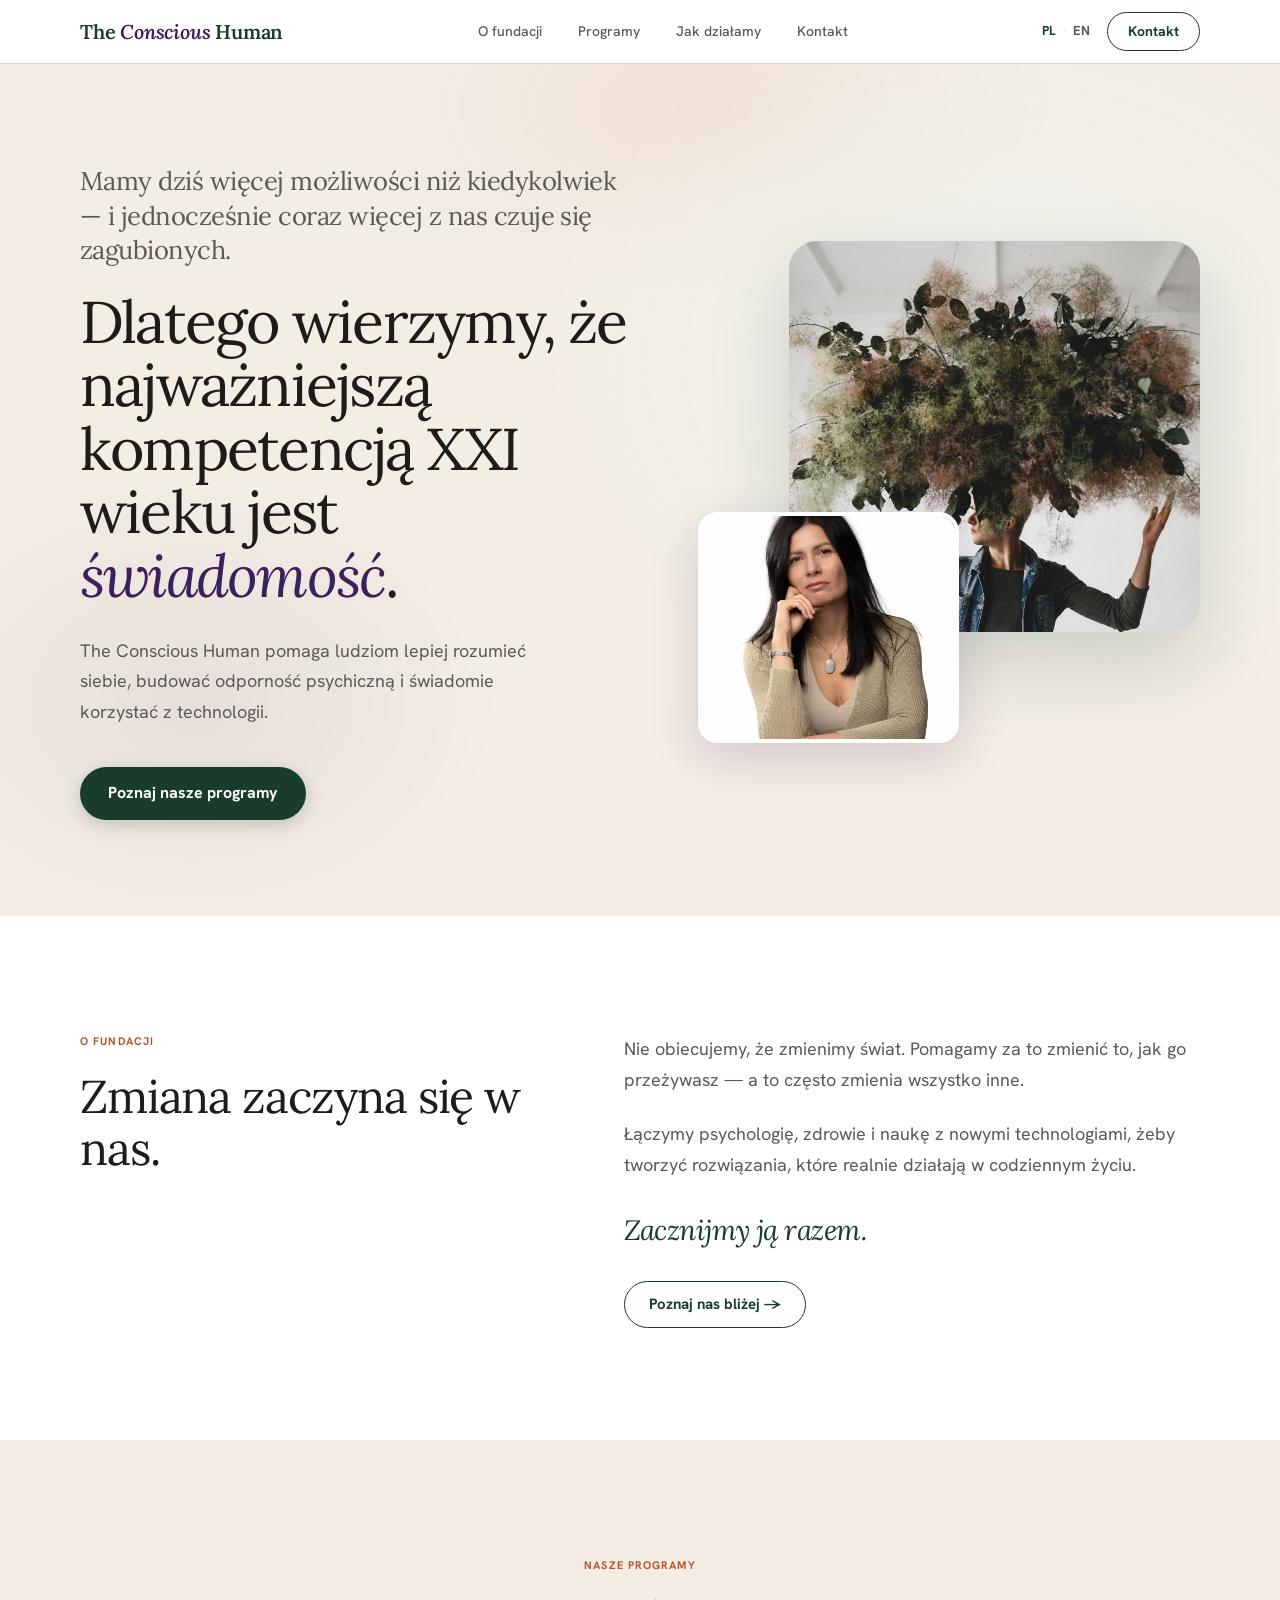
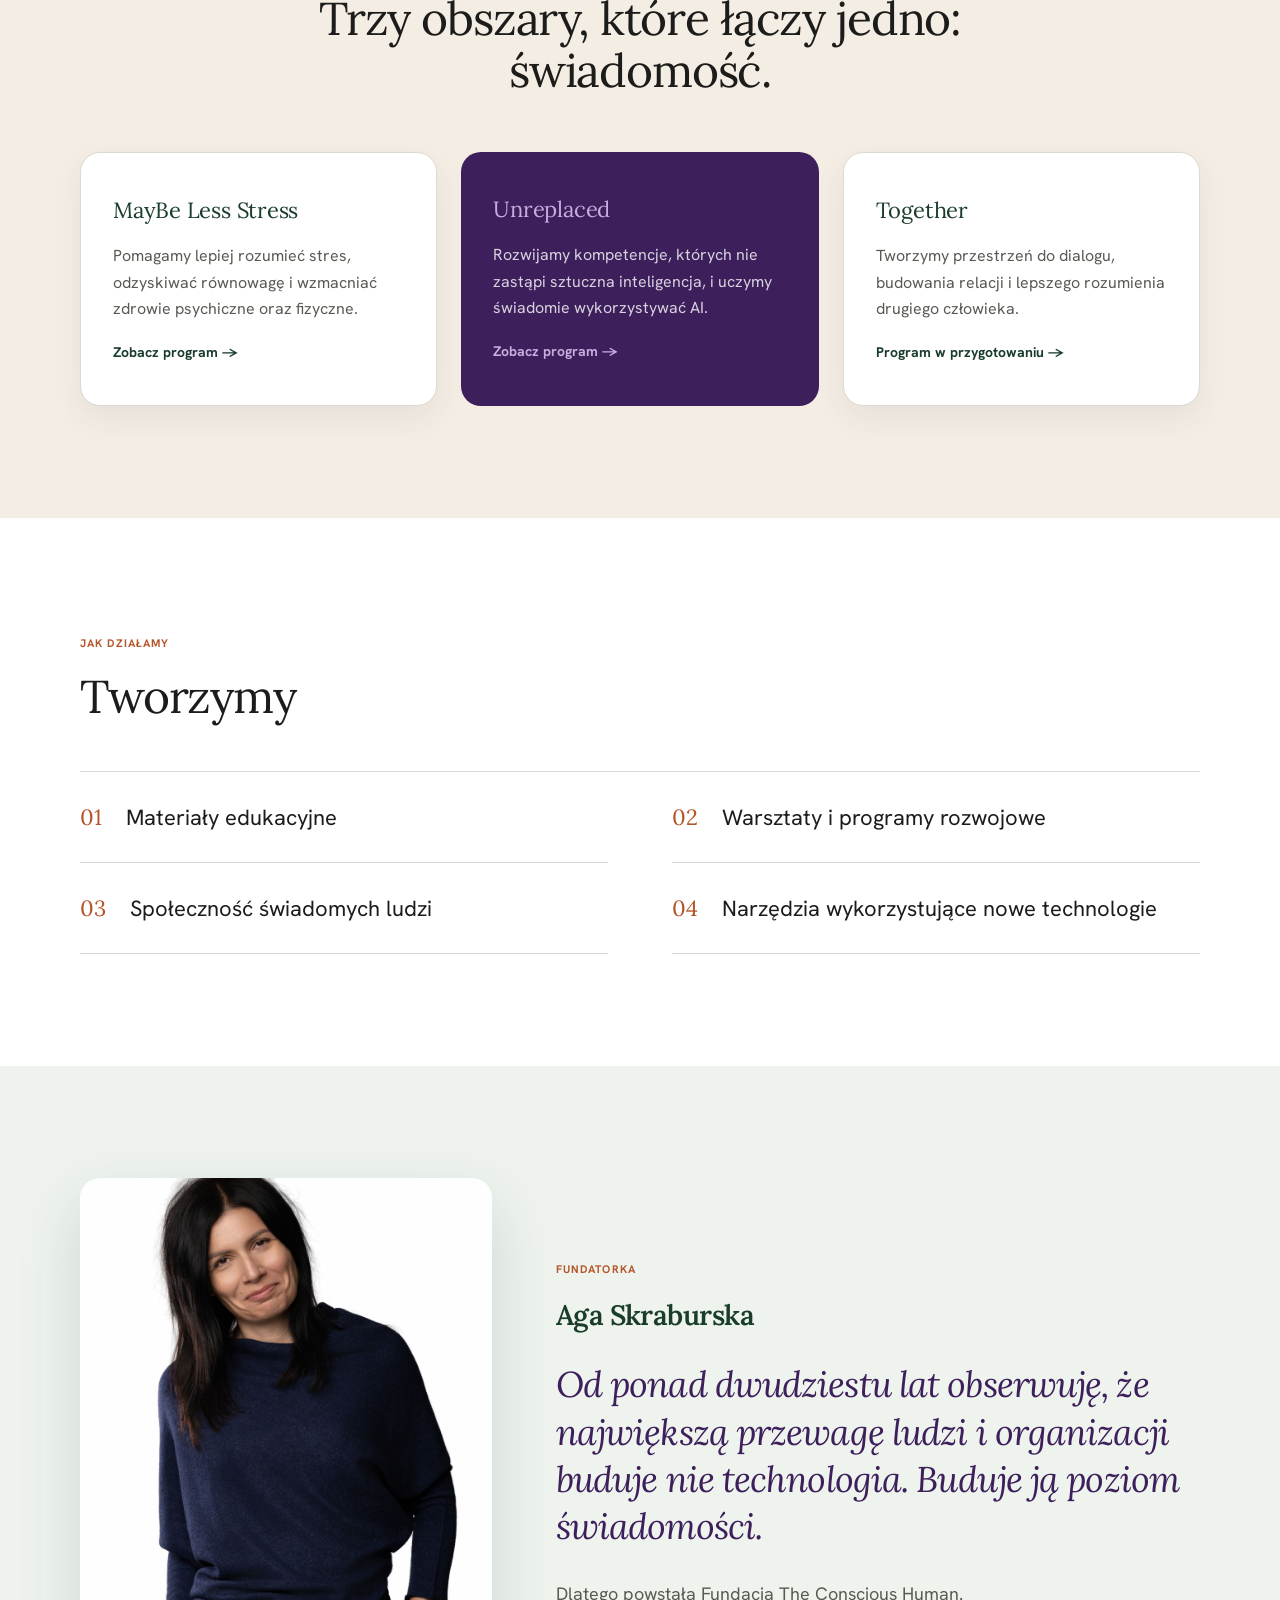
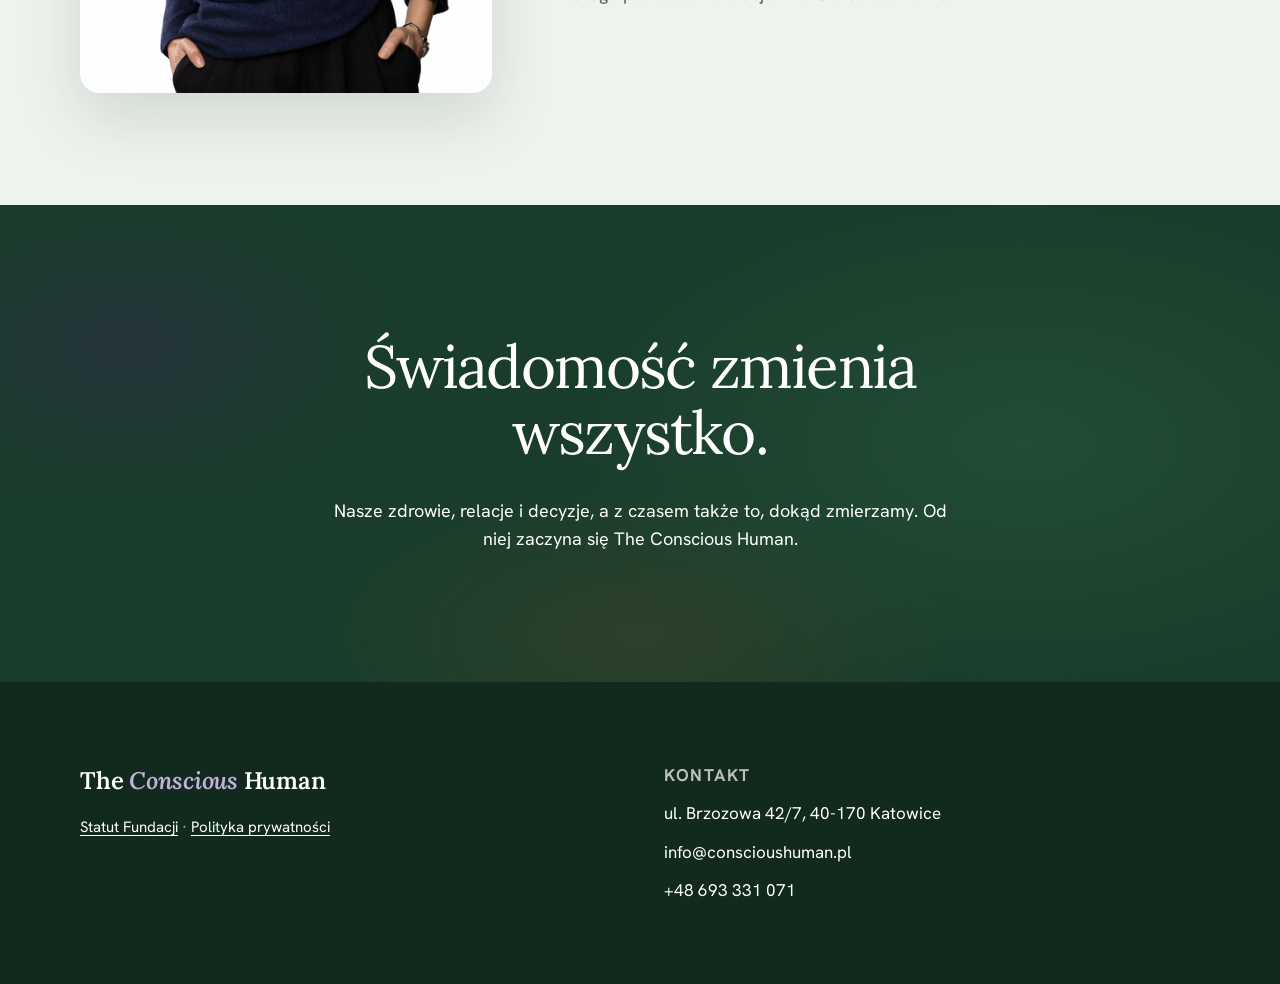
<file: index.html>
<!DOCTYPE html>
<html lang="pl">
<head>
  <meta charset="utf-8">
  <meta name="viewport" content="width=device-width, initial-scale=1">
  <title>The Conscious Human — Fundacja</title>
  <meta name="description" content="The Conscious Human pomaga ludziom lepiej rozumieć siebie, budować odporność psychiczną i świadomie korzystać z technologii.">
  <link rel="preconnect" href="https://fonts.googleapis.com">
  <link rel="preconnect" href="https://fonts.gstatic.com" crossorigin>
  <link href="https://fonts.googleapis.com/css2?family=Hanken+Grotesk:wght@400;500;700&family=Lora:ital,wght@0,400;0,600;1,400;1,600&display=swap" rel="stylesheet">
  <link rel="icon" type="image/png" href="favicon.png">
  <link rel="stylesheet" href="css/style.css">
</head>
<body>

  <!-- Nav -->
  <nav class="nav">
    <div class="wrap nav__inner">
      <a href="/" class="nav__logo">The <em>Conscious</em> Human</a>
      <div class="nav__links">
        <a href="o-fundacji/" class="nav__link">O fundacji</a>
        <a href="programy/" class="nav__link">Programy</a>
        <a href="#jak-dzialamy" class="nav__link">Jak działamy</a>
        <a href="#kontakt" class="nav__link">Kontakt</a>
      </div>
      <div class="nav__actions">
        <div class="lang-switch">
          <span class="lang-switch__item lang-switch__item--active">PL</span>
          <span class="lang-switch__sep">·</span>
          <a href="/en/" class="lang-switch__item">EN</a>
        </div>
        <a href="#kontakt" class="btn btn--nav">Kontakt</a>
      </div>
    </div>
  </nav>

  <!-- Hero -->
  <header class="hero">
    <div class="wrap hero__inner">
      <div class="hero__text">
        <p class="lead">Mamy dziś więcej możliwości niż kiedykolwiek — i jednocześnie coraz więcej z nas czuje się zagubionych.</p>
        <h1 class="hero__h1">Dlatego wierzymy, że najważniejszą kompetencją XXI wieku jest <em>świadomość</em>.</h1>
        <p class="body-lg hero__desc">The Conscious Human pomaga ludziom lepiej rozumieć siebie, budować odporność psychiczną i świadomie korzystać z technologii.</p>
        <div class="hero__cta">
          <a href="#projekty" class="btn btn--primary">Poznaj nasze programy</a>
        </div>
      </div>
      <div class="hero__art" aria-hidden="true">
        <div class="hero__art-main">
          <img src="large-decorative-bouquet-made-green-leaves-moss-hangs-man-s-head-mibz0id2.jpg" alt="Dekoracyjny bukiet z zielonych liści i mchu" loading="lazy" style="width:100%;height:100%;object-fit:cover;">
        </div>
        <div class="hero__art-portrait">
          <img src="Aga zielony.jpg" alt="Aga Skraburska" loading="lazy">
        </div>
      </div>
    </div>
  </header>

  <!-- O fundacji -->
  <section id="o-fundacji" class="section section--white">
    <div class="wrap section__grid2 section__grid2--about">
      <div class="about__header">
        <span class="eyebrow">O fundacji</span>
        <h2 class="h2" style="margin-top: 18px;">Zmiana zaczyna się w nas.</h2>
      </div>
      <div class="about__body">
        <p class="body-lg">Nie obiecujemy, że zmienimy świat. Pomagamy za to zmienić to, jak go przeżywasz — a to często zmienia wszystko inne.</p>
        <p class="body-lg">Łączymy psychologię, zdrowie i naukę z nowymi technologiami, żeby tworzyć rozwiązania, które realnie działają w codziennym życiu.</p>
        <p class="about__quote">Zacznijmy ją razem.</p>
        <a href="o-fundacji/" class="about__link">Poznaj nas bliżej →</a>
      </div>
    </div>
  </section>

  <!-- Projekty -->
  <section id="projekty" class="section section--cream">
    <div class="wrap">
      <div class="section__intro">
        <span class="eyebrow">Nasze programy</span>
        <h2 class="h2" style="margin-top: 16px;">Trzy obszary, które łączy jedno: świadomość.</h2>
      </div>
      <div class="cards">
        <a href="programy/maybe-less-stress/" class="card card--plain">
          <span class="card__eyebrow">MayBe Less Stress</span>
          <p class="card__body">Pomagamy lepiej rozumieć stres, odzyskiwać równowagę i wzmacniać zdrowie psychiczne oraz fizyczne.</p>
          <span class="card__cta">Zobacz program →</span>
        </a>
        <a href="programy/unreplaced/" class="card card--violet">
          <span class="card__eyebrow">Unreplaced</span>
          <p class="card__body">Rozwijamy kompetencje, których nie zastąpi sztuczna inteligencja, i uczymy świadomie wykorzystywać AI.</p>
          <span class="card__cta">Zobacz program →</span>
        </a>
        <a href="programy/#together" class="card card--plain">
          <span class="card__eyebrow">Together</span>
          <p class="card__body">Tworzymy przestrzeń do dialogu, budowania relacji i lepszego rozumienia drugiego człowieka.</p>
          <span class="card__cta">Program w przygotowaniu →</span>
        </a>
      </div>
    </div>
  </section>

  <!-- Jak działamy -->
  <section id="jak-dzialamy" class="section section--white">
    <div class="wrap">
      <div class="section__intro section__intro--left">
        <span class="eyebrow">Jak działamy</span>
        <h2 class="h2" style="margin-top: 16px;">Tworzymy</h2>
      </div>
      <div class="how__grid">
        <div class="how__item">
          <span class="how__num">01</span>
          <span class="how__label">Materiały edukacyjne</span>
        </div>
        <div class="how__item">
          <span class="how__num">02</span>
          <span class="how__label">Warsztaty i programy rozwojowe</span>
        </div>
        <div class="how__item">
          <span class="how__num">03</span>
          <span class="how__label">Społeczność świadomych ludzi</span>
        </div>
        <div class="how__item">
          <span class="how__num">04</span>
          <span class="how__label">Narzędzia wykorzystujące nowe technologie</span>
        </div>
      </div>
    </div>
  </section>

  <!-- Założycielka -->
  <section id="zalozycielka" class="section section--sage">
    <div class="wrap section__grid2 section__grid2--founder">
      <div class="founder__photo-wrap">
        <img src="Aga nieb.jpg" alt="Aga Skraburska, założycielka" class="founder__photo" loading="lazy">
      </div>
      <div class="founder__text">
        <span class="eyebrow">Fundatorka</span>
        <div class="founder__name">Aga Skraburska</div>
        <blockquote class="founder__quote">Od ponad dwudziestu lat obserwuję, że największą przewagę ludzi i organizacji buduje nie technologia. Buduje ją poziom świadomości.</blockquote>
        <p class="body-lg" style="margin-top: 28px;">Dlatego powstała Fundacja The Conscious Human.</p>
      </div>
    </div>
  </section>

  <!-- Closing -->
  <section class="closing">
    <div class="closing__inner">
      <h2 class="closing__h2">Świadomość zmienia wszystko.</h2>
      <p class="closing__sub" style="margin-top: 32px; max-width: 640px;">Nasze zdrowie, relacje i decyzje, a z czasem także to, dokąd zmierzamy. Od niej zaczyna się The Conscious Human.</p>
    </div>
  </section>

  <!-- Footer / Kontakt -->
  <footer id="kontakt" class="footer">
    <div class="wrap footer__inner">
      <div class="footer__brand">
        <span class="footer__logo">The <em>Conscious</em> Human</span>
        <p class="footer__note"><a href="statut-fundacji.pdf" target="_blank">Statut Fundacji</a> · <a href="polityka-prywatnosci/">Polityka prywatności</a></p>
      </div>
      <div class="footer__contact">
        <span class="footer__label">Kontakt</span>
        <span>ul. Brzozowa 42/7, 40-170 Katowice</span>
        <a href="mailto:info@conscioushuman.pl">info@conscioushuman.pl</a>
        <a href="tel:+48693331071">+48 693 331 071</a>
      </div>
    </div>
  </footer>

</body>
</html>
</file>
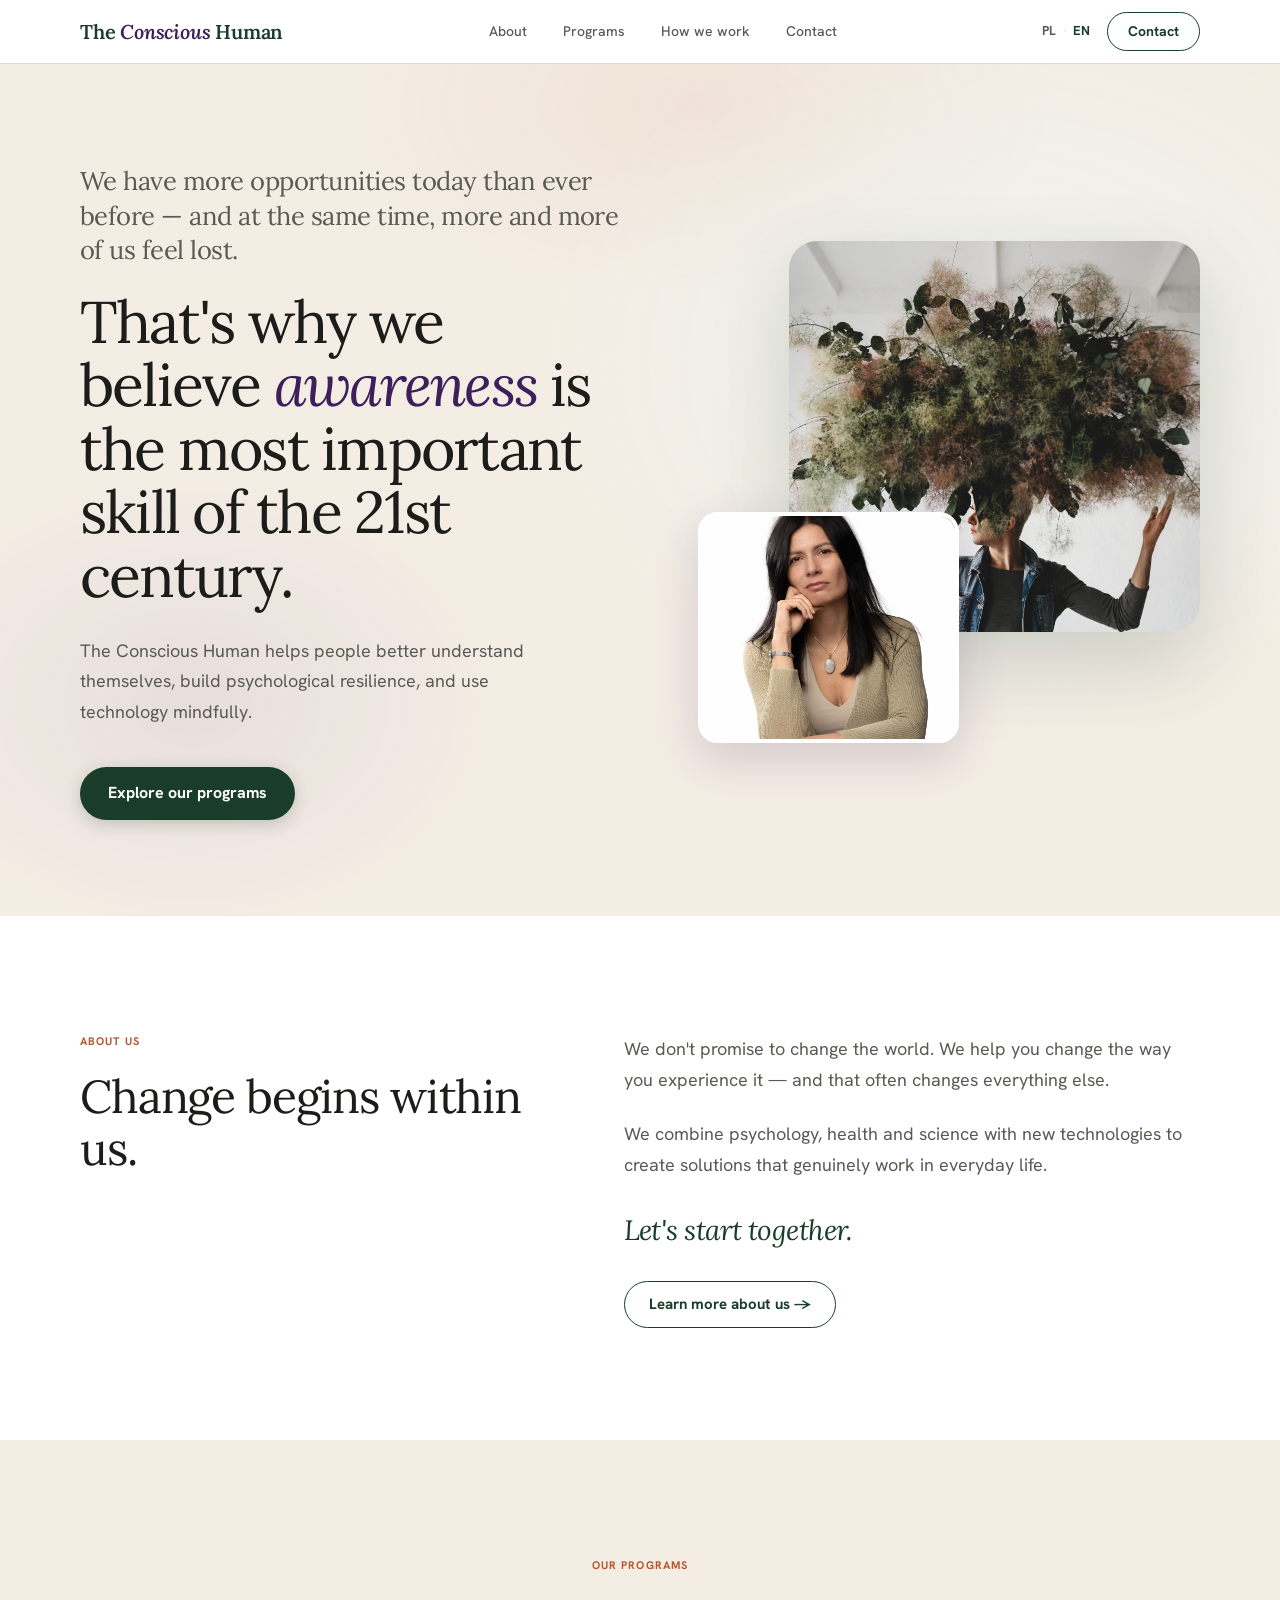
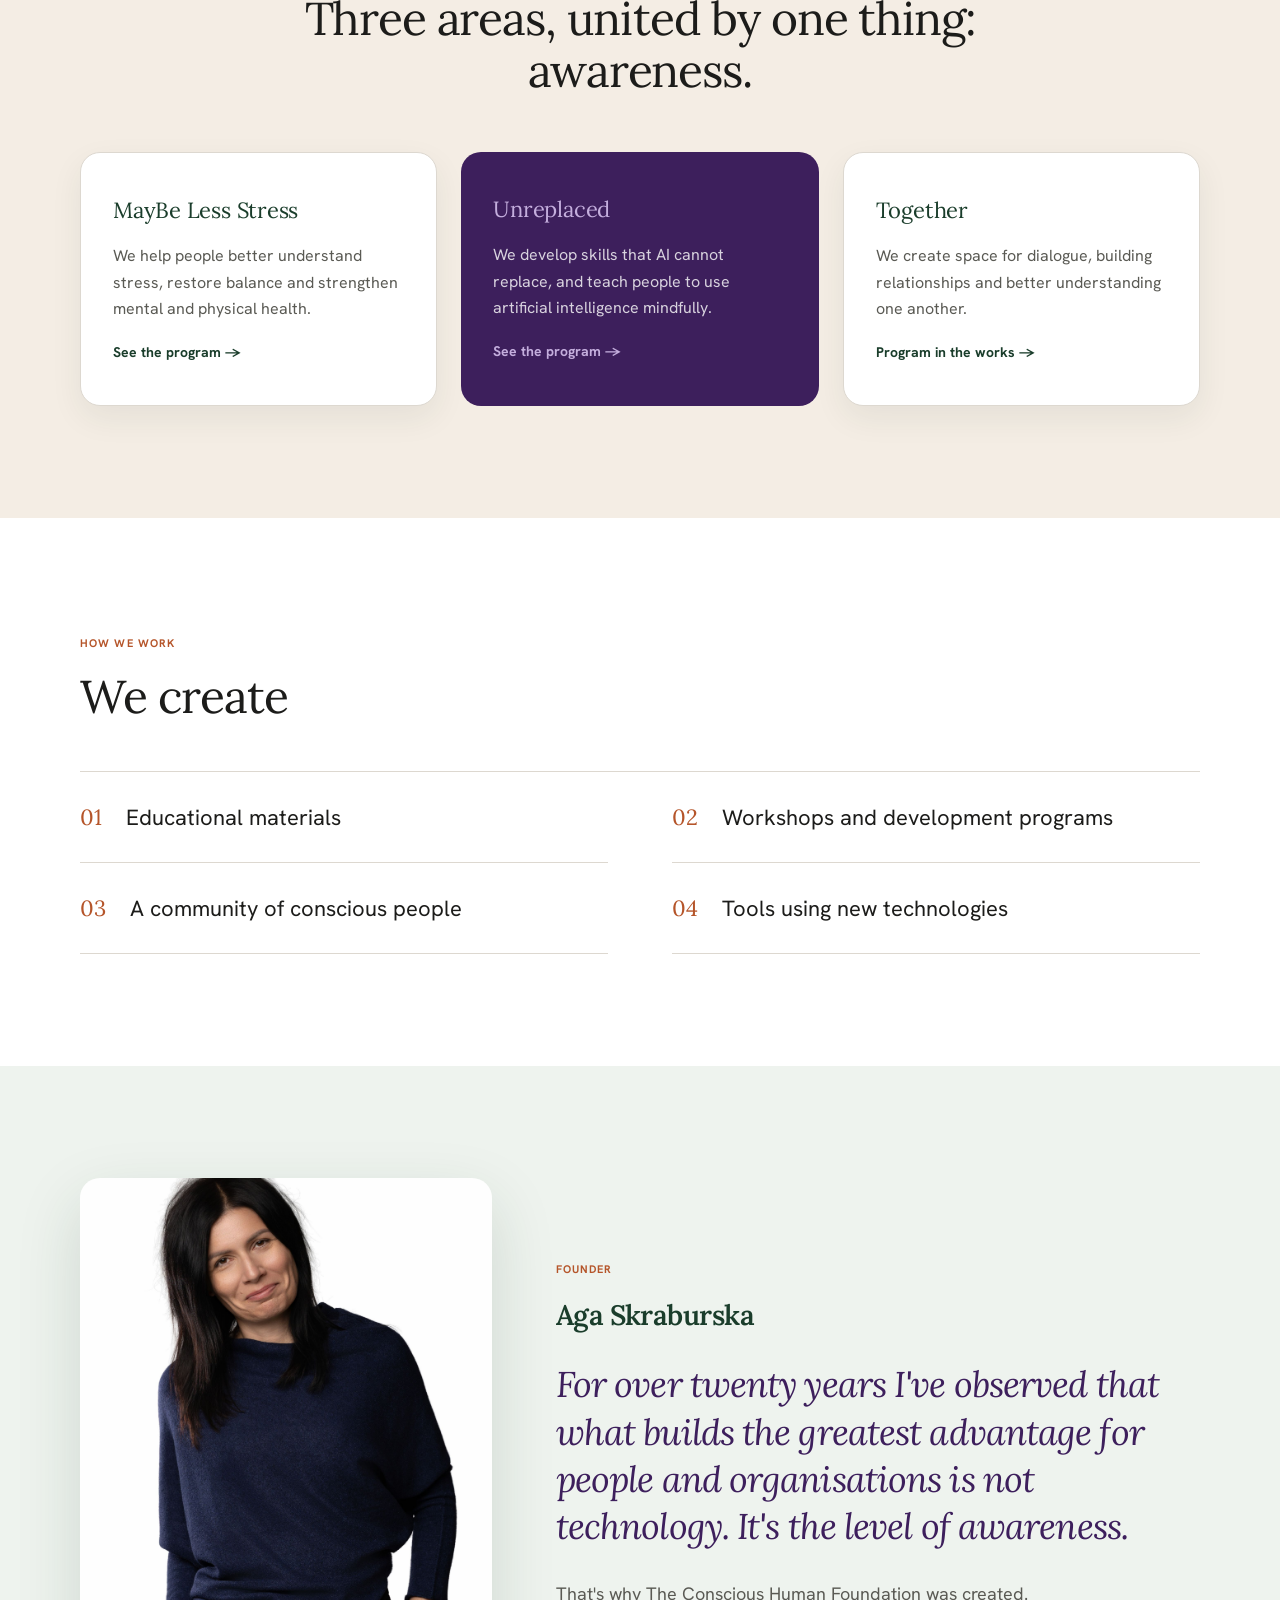
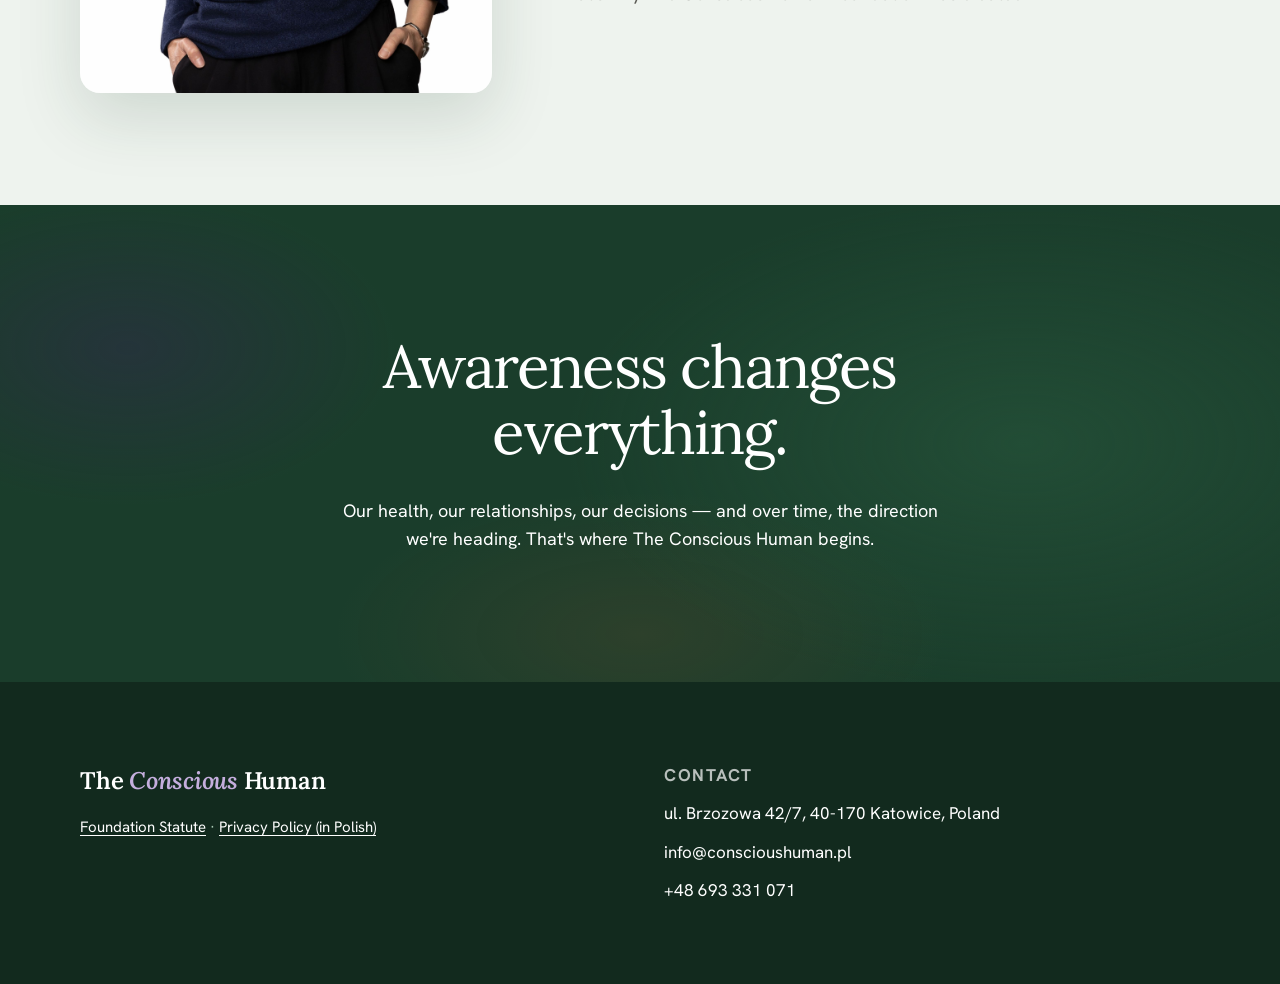
<file: en/index.html>
<!DOCTYPE html>
<html lang="en">
<head>
  <meta charset="utf-8">
  <meta name="viewport" content="width=device-width, initial-scale=1">
  <title>The Conscious Human — Foundation</title>
  <meta name="description" content="The Conscious Human helps people better understand themselves, build psychological resilience, and use technology mindfully.">
  <link rel="preconnect" href="https://fonts.googleapis.com">
  <link rel="preconnect" href="https://fonts.gstatic.com" crossorigin>
  <link href="https://fonts.googleapis.com/css2?family=Hanken+Grotesk:wght@400;500;700&family=Lora:ital,wght@0,400;0,600;1,400;1,600&display=swap" rel="stylesheet">
  <link rel="icon" type="image/png" href="../favicon.png">
  <link rel="stylesheet" href="../css/style.css">
</head>
<body>

  <!-- Nav -->
  <nav class="nav">
    <div class="wrap nav__inner">
      <a href="/en/" class="nav__logo">The <em>Conscious</em> Human</a>
      <div class="nav__links">
        <a href="/en/about/" class="nav__link">About</a>
        <a href="/en/programs/" class="nav__link">Programs</a>
        <a href="#how-we-work" class="nav__link">How we work</a>
        <a href="#contact" class="nav__link">Contact</a>
      </div>
      <div class="nav__actions">
        <div class="lang-switch">
          <a href="/" class="lang-switch__item">PL</a>
          <span class="lang-switch__sep">·</span>
          <span class="lang-switch__item lang-switch__item--active">EN</span>
        </div>
        <a href="#contact" class="btn btn--nav">Contact</a>
      </div>
    </div>
  </nav>

  <!-- Hero -->
  <header class="hero">
    <div class="wrap hero__inner">
      <div class="hero__text">
        <p class="lead">We have more opportunities today than ever before — and at the same time, more and more of us feel lost.</p>
        <h1 class="hero__h1">That's why we believe <em>awareness</em> is the most important skill of the 21st century.</h1>
        <p class="body-lg hero__desc">The Conscious Human helps people better understand themselves, build psychological resilience, and use technology mindfully.</p>
        <div class="hero__cta">
          <a href="#projects" class="btn btn--primary">Explore our programs</a>
        </div>
      </div>
      <div class="hero__art" aria-hidden="true">
        <div class="hero__art-main">
          <img src="../large-decorative-bouquet-made-green-leaves-moss-hangs-man-s-head-mibz0id2.jpg" alt="Decorative bouquet of green leaves and moss" loading="lazy" style="width:100%;height:100%;object-fit:cover;">
        </div>
        <div class="hero__art-portrait">
          <img src="../Aga zielony.jpg" alt="Aga Skraburska" loading="lazy">
        </div>
      </div>
    </div>
  </header>

  <!-- About -->
  <section id="about" class="section section--white">
    <div class="wrap section__grid2 section__grid2--about">
      <div class="about__header">
        <span class="eyebrow">About us</span>
        <h2 class="h2" style="margin-top: 18px;">Change begins within us.</h2>
      </div>
      <div class="about__body">
        <p class="body-lg">We don't promise to change the world. We help you change the way you experience it — and that often changes everything else.</p>
        <p class="body-lg">We combine psychology, health and science with new technologies to create solutions that genuinely work in everyday life.</p>
        <p class="about__quote">Let's start together.</p>
        <a href="/en/about/" class="about__link">Learn more about us →</a>
      </div>
    </div>
  </section>

  <!-- Projects -->
  <section id="projects" class="section section--cream">
    <div class="wrap">
      <div class="section__intro">
        <span class="eyebrow">Our programs</span>
        <h2 class="h2" style="margin-top: 16px;">Three areas, united by one thing: awareness.</h2>
      </div>
      <div class="cards">
        <a href="/en/programs/maybe-less-stress/" class="card card--plain">
          <span class="card__eyebrow">MayBe Less Stress</span>
          <p class="card__body">We help people better understand stress, restore balance and strengthen mental and physical health.</p>
          <span class="card__cta">See the program →</span>
        </a>
        <a href="/en/programs/unreplaced/" class="card card--violet">
          <span class="card__eyebrow">Unreplaced</span>
          <p class="card__body">We develop skills that AI cannot replace, and teach people to use artificial intelligence mindfully.</p>
          <span class="card__cta">See the program →</span>
        </a>
        <a href="/en/programs/#together" class="card card--plain">
          <span class="card__eyebrow">Together</span>
          <p class="card__body">We create space for dialogue, building relationships and better understanding one another.</p>
          <span class="card__cta">Program in the works →</span>
        </a>
      </div>
    </div>
  </section>

  <!-- How we work -->
  <section id="how-we-work" class="section section--white">
    <div class="wrap">
      <div class="section__intro section__intro--left">
        <span class="eyebrow">How we work</span>
        <h2 class="h2" style="margin-top: 16px;">We create</h2>
      </div>
      <div class="how__grid">
        <div class="how__item">
          <span class="how__num">01</span>
          <span class="how__label">Educational materials</span>
        </div>
        <div class="how__item">
          <span class="how__num">02</span>
          <span class="how__label">Workshops and development programs</span>
        </div>
        <div class="how__item">
          <span class="how__num">03</span>
          <span class="how__label">A community of conscious people</span>
        </div>
        <div class="how__item">
          <span class="how__num">04</span>
          <span class="how__label">Tools using new technologies</span>
        </div>
      </div>
    </div>
  </section>

  <!-- Founder -->
  <section id="founder" class="section section--sage">
    <div class="wrap section__grid2 section__grid2--founder">
      <div class="founder__photo-wrap">
        <img src="../Aga nieb.jpg" alt="Aga Skraburska, founder" class="founder__photo" loading="lazy">
      </div>
      <div class="founder__text">
        <span class="eyebrow">Founder</span>
        <div class="founder__name">Aga Skraburska</div>
        <blockquote class="founder__quote">For over twenty years I've observed that what builds the greatest advantage for people and organisations is not technology. It's the level of awareness.</blockquote>
        <p class="body-lg" style="margin-top: 28px;">That's why The Conscious Human Foundation was created.</p>
      </div>
    </div>
  </section>

  <!-- Closing -->
  <section class="closing">
    <div class="closing__inner">
      <h2 class="closing__h2">Awareness changes everything.</h2>
      <p class="closing__sub" style="margin-top: 32px; max-width: 640px;">Our health, our relationships, our decisions — and over time, the direction we're heading. That's where The Conscious Human begins.</p>
    </div>
  </section>

  <!-- Footer / Contact -->
  <footer id="contact" class="footer">
    <div class="wrap footer__inner">
      <div class="footer__brand">
        <span class="footer__logo">The <em>Conscious</em> Human</span>
        <p class="footer__note"><a href="../statut-fundacji.pdf" target="_blank">Foundation Statute</a> · <a href="../polityka-prywatnosci/">Privacy Policy (in Polish)</a></p>
      </div>
      <div class="footer__contact">
        <span class="footer__label">Contact</span>
        <span>ul. Brzozowa 42/7, 40-170 Katowice, Poland</span>
        <a href="mailto:info@conscioushuman.pl">info@conscioushuman.pl</a>
        <a href="tel:+48693331071">+48 693 331 071</a>
      </div>
    </div>
  </footer>

</body>
</html>
</file>
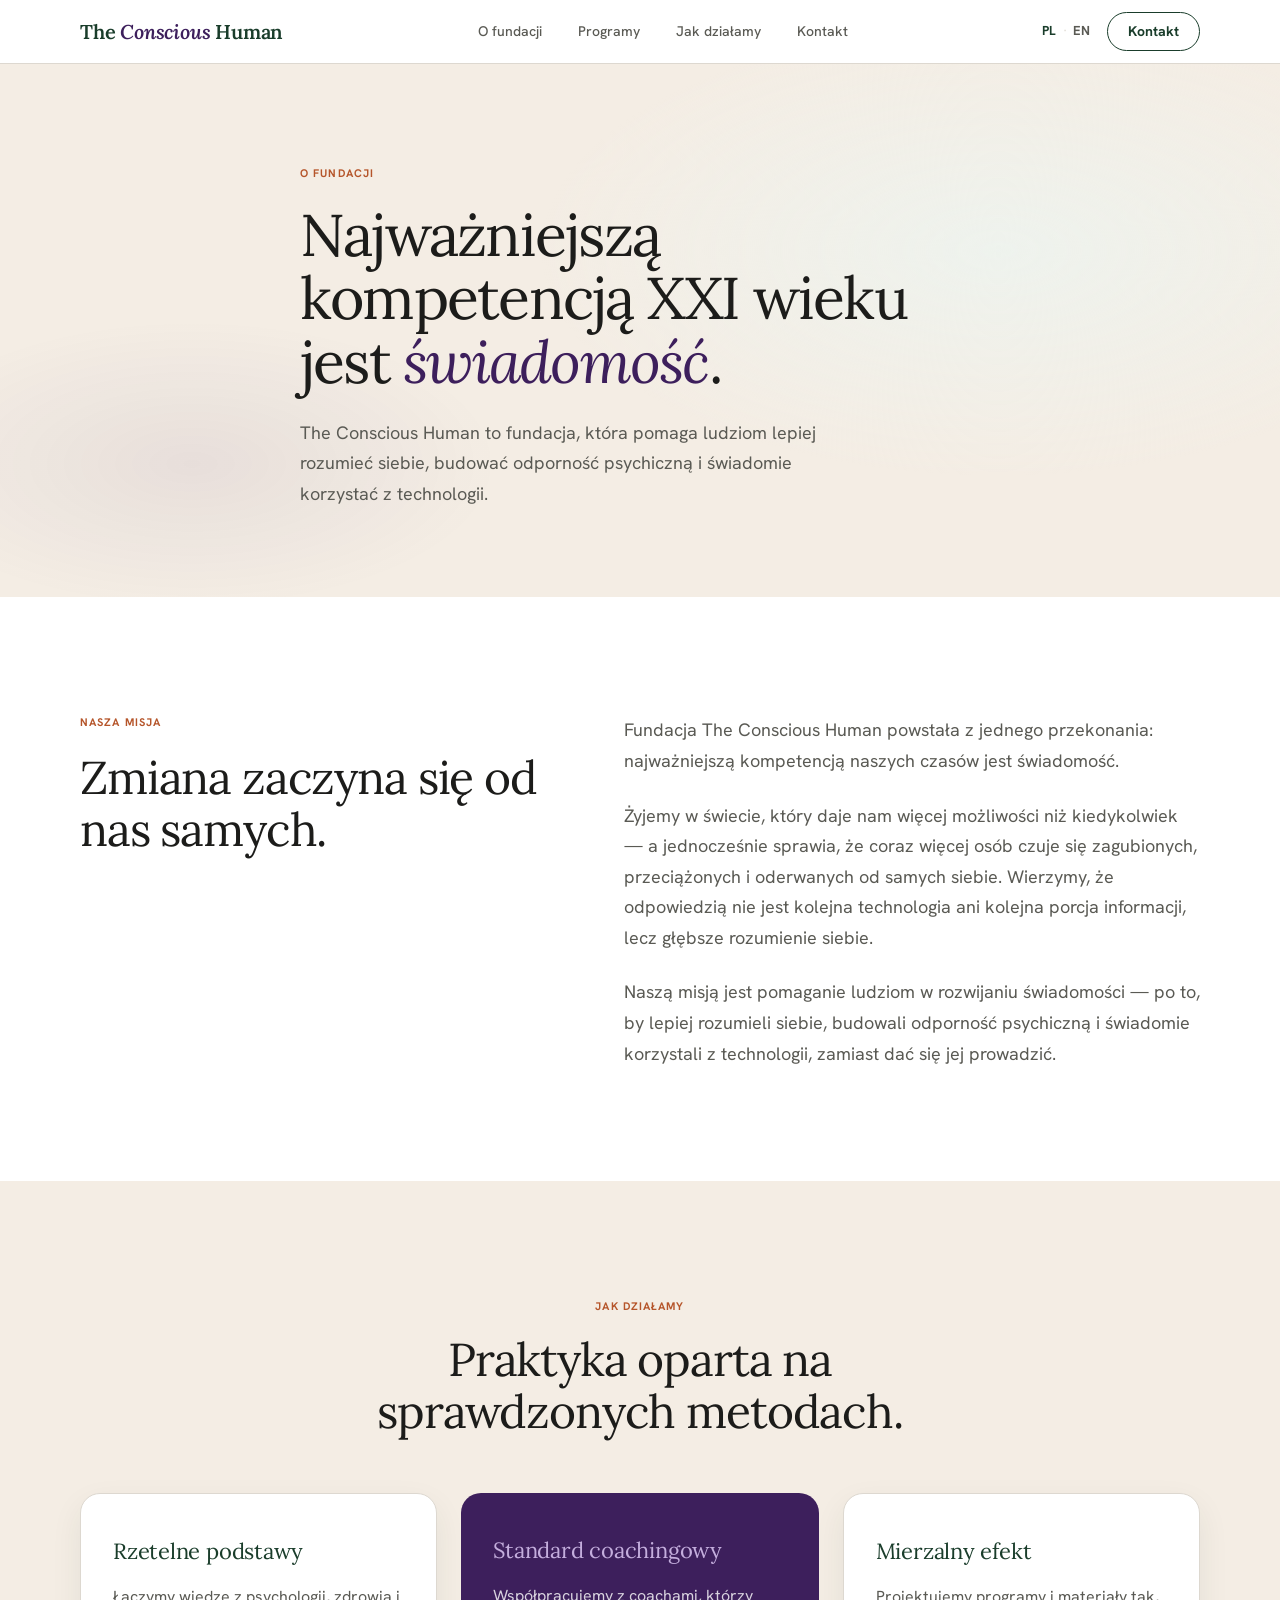
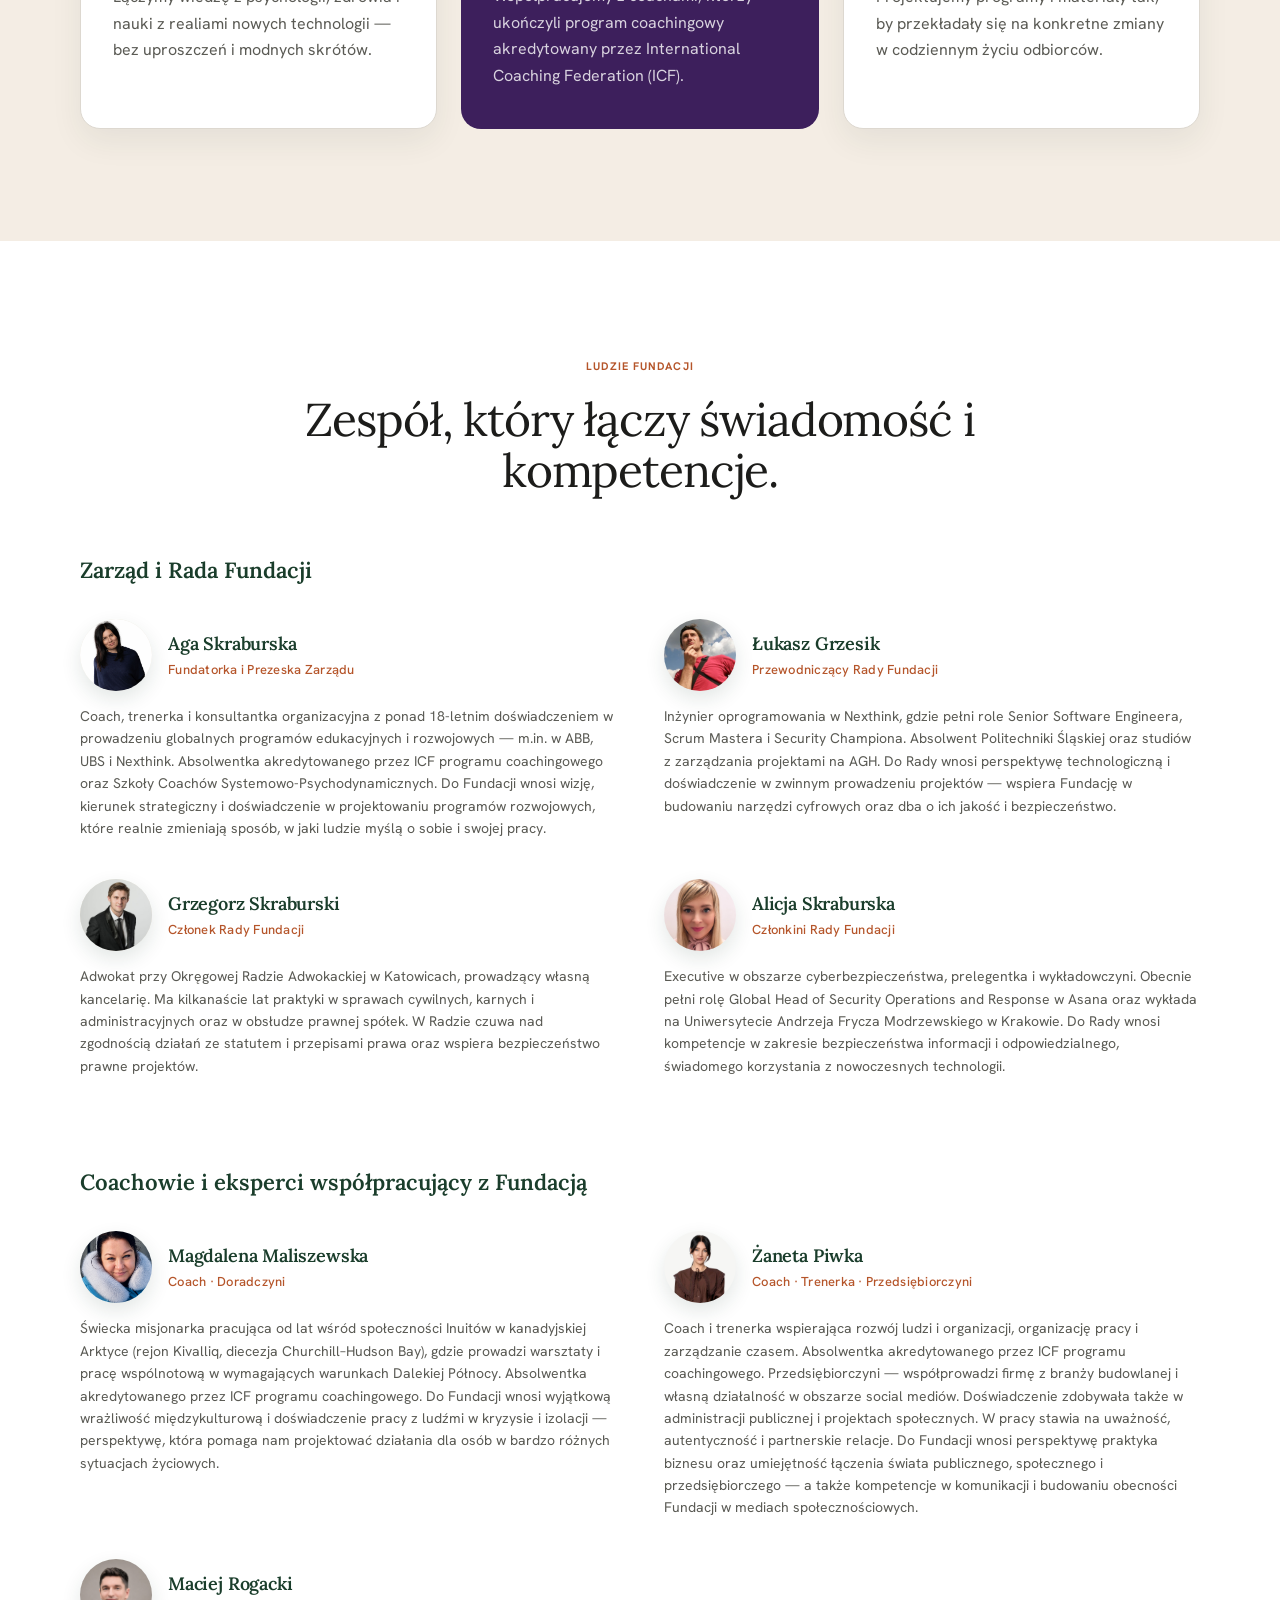
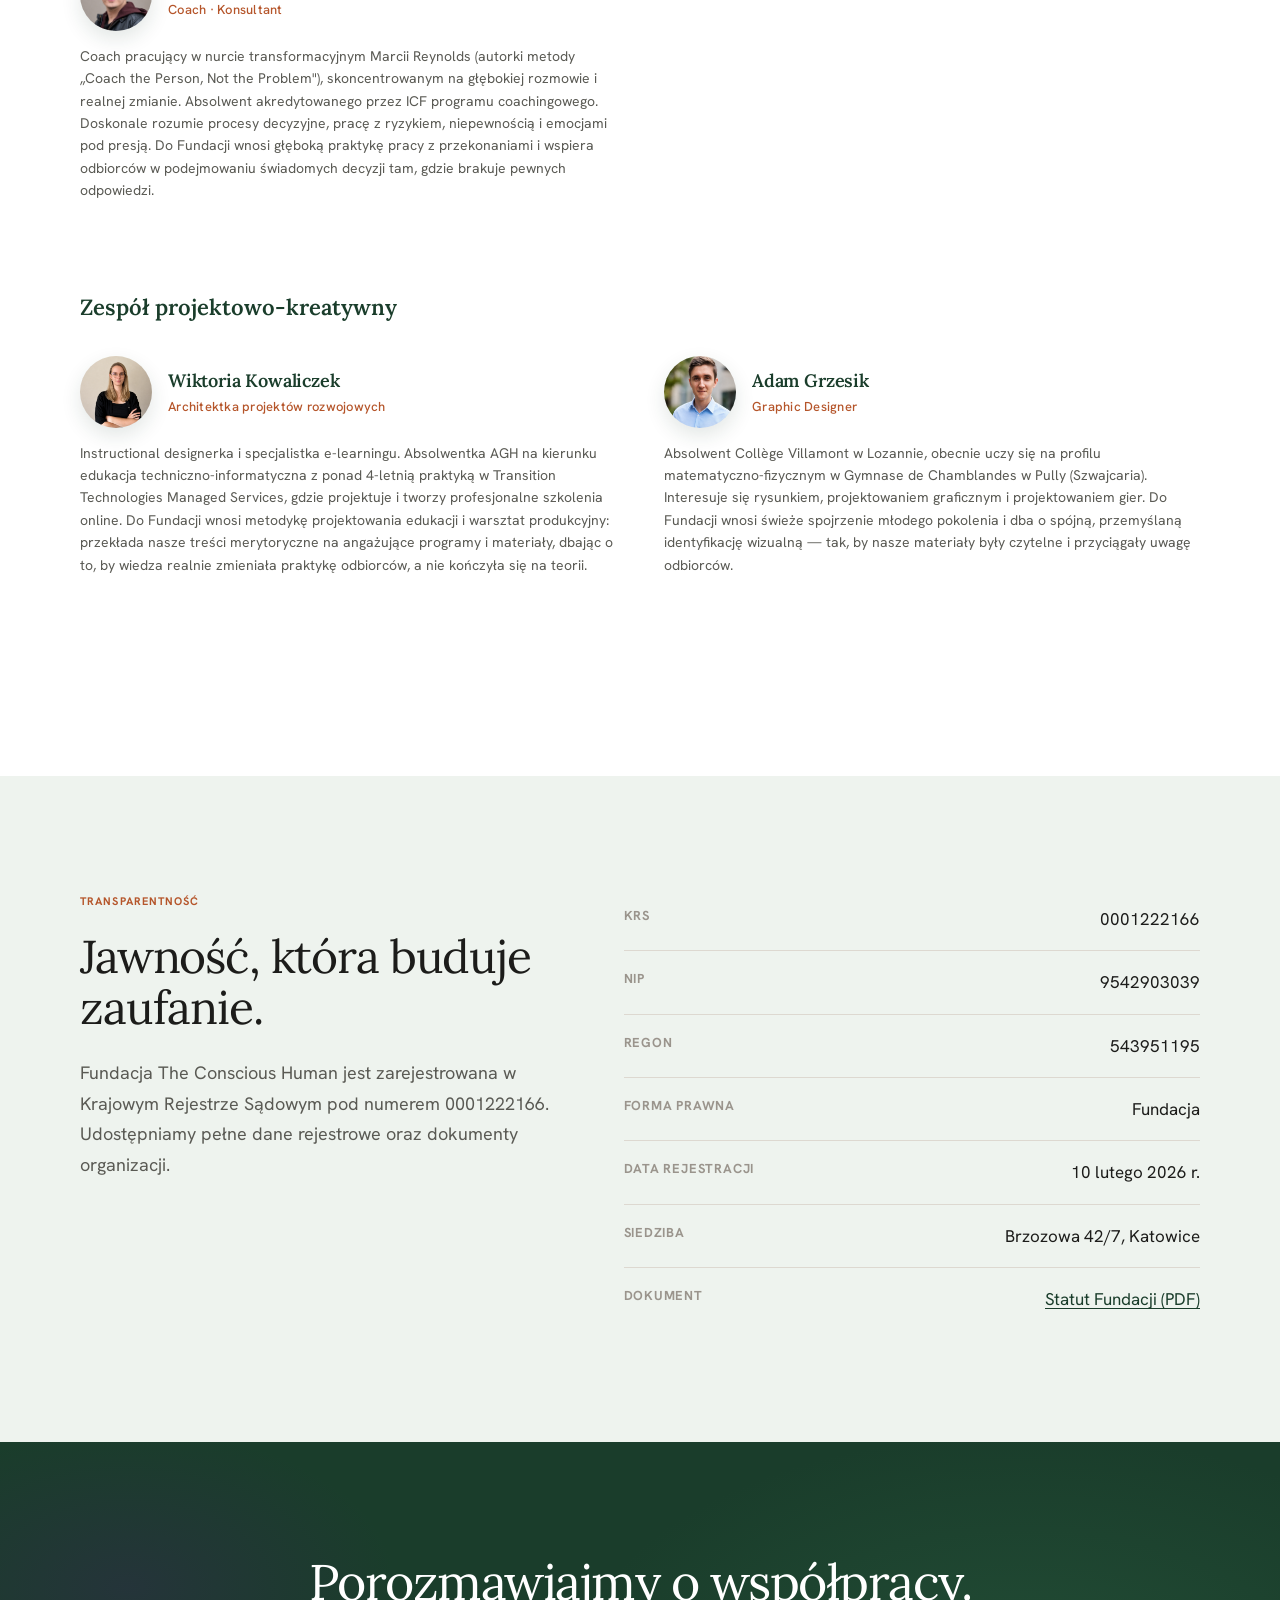
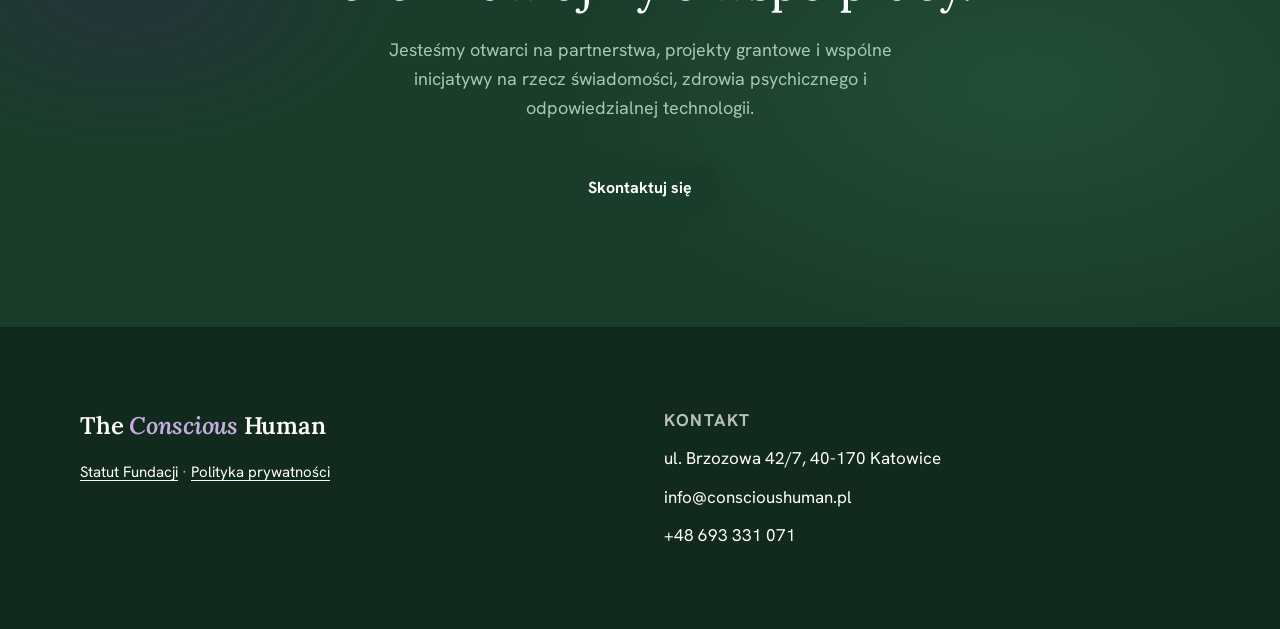
<file: o-fundacji/index.html>
<!DOCTYPE html>
<html lang="pl">
<head>
  <meta charset="utf-8">
  <meta name="viewport" content="width=device-width, initial-scale=1">
  <title>O fundacji — The Conscious Human</title>
  <meta name="description" content="The Conscious Human to fundacja, która pomaga ludziom lepiej rozumieć siebie, budować odporność psychiczną i świadomie korzystać z technologii.">
  <link rel="preconnect" href="https://fonts.googleapis.com">
  <link rel="preconnect" href="https://fonts.gstatic.com" crossorigin>
  <link href="https://fonts.googleapis.com/css2?family=Hanken+Grotesk:wght@400;500;700&family=Lora:ital,wght@0,400;0,600;1,400;1,600&display=swap" rel="stylesheet">
  <link rel="icon" type="image/png" href="../favicon.png">
  <link rel="stylesheet" href="../css/style.css">
  <style>
    /* ── People grid ── */
    .people-grid {
      display: grid;
      grid-template-columns: repeat(2, 1fr);
      gap: 40px 48px;
    }
    .people-section-title {
      font-family: var(--font-display);
      font-weight: 600;
      font-size: 22px;
      color: var(--primary);
      margin: 0 0 32px;
    }
    .people-section-title + .people-grid { margin-bottom: 88px; }

    .person-card {
      display: flex;
      flex-direction: column;
      gap: 14px;
      min-width: 0;
    }
    .person-header {
      display: flex;
      align-items: center;
      gap: 16px;
    }
    .person-photo {
      width: 72px;
      height: 72px;
      object-fit: cover;
      border-radius: 50%;
      box-shadow: 0 8px 20px rgba(26,61,43,0.12);
      background: #eee8dd;
      flex: 0 0 auto;
    }
    .person-name {
      font-family: var(--font-display);
      font-weight: 600;
      font-size: 18px;
      letter-spacing: -0.01em;
      color: var(--primary);
      margin: 0;
    }
    .person-role {
      font-size: 13px;
      font-weight: 500;
      letter-spacing: 0.02em;
      color: var(--terra);
      margin: 2px 0 0;
    }
    .person-bio {
      font-size: 14px;
      line-height: 1.6;
      color: var(--ink-mute);
      margin: 0;
    }

    /* ── KRS table ── */
    .krs-row {
      display: flex;
      justify-content: space-between;
      gap: 24px;
      padding: 18px 0;
      border-bottom: 1px solid var(--hairline);
    }
    .krs-row:last-child { border-bottom: none; }
    .krs-label {
      font-size: 13px;
      font-weight: 700;
      letter-spacing: 0.06em;
      text-transform: uppercase;
      color: #9a948c;
    }
    .krs-value {
      font-size: 17px;
      color: var(--ink);
      text-align: right;
    }
    .krs-value a {
      color: var(--primary);
      text-decoration: underline;
      text-underline-offset: 3px;
    }

    /* ── Contact closing (dark band) ── */
    .contact-band {
      padding: 112px 40px;
      background:
        radial-gradient(ellipse 55% 80% at 80% 50%, rgba(42,92,64,0.5) 0%, transparent 65%),
        radial-gradient(ellipse 35% 55% at 10% 30%, rgba(61,31,92,0.3) 0%, transparent 60%),
        var(--primary);
      text-align: center;
    }
    .contact-band__inner { max-width: 680px; margin: 0 auto; }
    .contact-band__h2 {
      font-family: var(--font-display);
      font-weight: 400;
      font-size: clamp(32px, 4.4vw, 50px);
      line-height: 1.15;
      letter-spacing: -0.03em;
      color: #fff;
      margin: 0;
    }
    .contact-band__h2 em { color: var(--violet-mute); }
    .contact-band__sub {
      font-size: 18px;
      line-height: 1.6;
      color: var(--on-primary-mute);
      margin: 24px auto 40px;
      max-width: 520px;
    }

    /* ── About page hero ── */
    .about-hero {
      padding: 96px 0 88px;
      background:
        radial-gradient(ellipse 55% 65% at 78% 35%, rgba(238,243,238,0.95) 0%, transparent 65%),
        radial-gradient(ellipse 40% 45% at 15% 75%, rgba(61,31,92,0.07) 0%, transparent 60%),
        var(--canvas-cream);
    }
    .about-hero__inner { max-width: 760px; }

    @media (max-width: 900px) {
      .people-grid { grid-template-columns: 1fr; }
      .contact-band { padding: 80px 24px; }
    }
  </style>
</head>
<body>

  <!-- Nav -->
  <nav class="nav">
    <div class="wrap nav__inner">
      <a href="../index.html" class="nav__logo">The <em>Conscious</em> Human</a>
      <div class="nav__links">
        <a href="./" class="nav__link">O fundacji</a>
        <a href="../programy/" class="nav__link">Programy</a>
        <a href="../index.html#jak-dzialamy" class="nav__link">Jak działamy</a>
        <a href="../index.html#kontakt" class="nav__link">Kontakt</a>
      </div>
      <div class="nav__actions">
        <div class="lang-switch">
          <span class="lang-switch__item lang-switch__item--active">PL</span>
          <span class="lang-switch__sep">·</span>
          <a href="/en/about/" class="lang-switch__item">EN</a>
        </div>
        <a href="../index.html#kontakt" class="btn btn--nav">Kontakt</a>
      </div>
    </div>
  </nav>

  <!-- Hero -->
  <header class="about-hero">
    <div class="wrap about-hero__inner">
      <span class="eyebrow">O fundacji</span>
      <h1 class="hero__h1" style="margin-top: 18px;">Najważniejszą kompetencją XXI wieku jest <em>świadomość</em>.</h1>
      <p class="body-lg" style="max-width: 560px; margin-top: 24px;">The Conscious Human to fundacja, która pomaga ludziom lepiej rozumieć siebie, budować odporność psychiczną i świadomie korzystać z technologii.</p>
    </div>
  </header>

  <!-- Nasza misja -->
  <section class="section section--white">
    <div class="wrap section__grid2 section__grid2--about">
      <div class="about__header">
        <span class="eyebrow">Nasza misja</span>
        <h2 class="h2" style="margin-top: 18px;">Zmiana zaczyna się od nas samych.</h2>
      </div>
      <div class="about__body">
        <p class="body-lg">Fundacja The Conscious Human powstała z jednego przekonania: najważniejszą kompetencją naszych czasów jest świadomość.</p>
        <p class="body-lg">Żyjemy w świecie, który daje nam więcej możliwości niż kiedykolwiek — a jednocześnie sprawia, że coraz więcej osób czuje się zagubionych, przeciążonych i oderwanych od samych siebie. Wierzymy, że odpowiedzią nie jest kolejna technologia ani kolejna porcja informacji, lecz głębsze rozumienie siebie.</p>
        <p class="body-lg">Naszą misją jest pomaganie ludziom w rozwijaniu świadomości — po to, by lepiej rozumieli siebie, budowali odporność psychiczną i świadomie korzystali z technologii, zamiast dać się jej prowadzić.</p>
      </div>
    </div>
  </section>

  <!-- Jak działamy -->
  <section class="section section--cream">
    <div class="wrap">
      <div class="section__intro">
        <span class="eyebrow">Jak działamy</span>
        <h2 class="h2" style="margin-top: 16px;">Praktyka oparta na sprawdzonych metodach.</h2>
      </div>
      <div class="cards">
        <div class="card card--plain">
          <span class="card__eyebrow">Rzetelne podstawy</span>
          <p class="card__body">Łączymy wiedzę z psychologii, zdrowia i nauki z realiami nowych technologii — bez uproszczeń i modnych skrótów.</p>
        </div>
        <div class="card card--violet">
          <span class="card__eyebrow">Standard coachingowy</span>
          <p class="card__body">Współpracujemy z coachami, którzy ukończyli program coachingowy akredytowany przez International Coaching Federation (ICF).</p>
        </div>
        <div class="card card--plain">
          <span class="card__eyebrow">Mierzalny efekt</span>
          <p class="card__body">Projektujemy programy i materiały tak, by przekładały się na konkretne zmiany w codziennym życiu odbiorców.</p>
        </div>
      </div>
    </div>
  </section>

  <!-- Ludzie Fundacji -->
  <section id="ludzie" class="section section--white">
    <div class="wrap">
      <div class="section__intro">
        <span class="eyebrow">Ludzie Fundacji</span>
        <h2 class="h2" style="margin-top: 16px;">Zespół, który łączy świadomość i kompetencje.</h2>
      </div>

      <h3 class="people-section-title">Zarząd i Rada Fundacji</h3>
      <div class="people-grid" style="margin-bottom: 88px;">
        <div class="person-card">
          <div class="person-header">
            <img class="person-photo" src="../Aga nieb.jpg" alt="Aga Skraburska" style="object-position: center 10%;">
            <div>
              <p class="person-name">Aga Skraburska</p>
              <p class="person-role">Fundatorka i Prezeska Zarządu</p>
            </div>
          </div>
          <p class="person-bio">Coach, trenerka i konsultantka organizacyjna z ponad 18-letnim doświadczeniem w prowadzeniu globalnych programów edukacyjnych i rozwojowych — m.in. w ABB, UBS i Nexthink. Absolwentka akredytowanego przez ICF programu coachingowego oraz Szkoły Coachów Systemowo-Psychodynamicznych. Do Fundacji wnosi wizję, kierunek strategiczny i doświadczenie w projektowaniu programów rozwojowych, które realnie zmieniają sposób, w jaki ludzie myślą o sobie i swojej pracy.</p>
        </div>
        <div class="person-card">
          <div class="person-header">
            <img class="person-photo" src="../Lukasz Grzesik.jpeg" alt="Łukasz Grzesik">
            <div>
              <p class="person-name">Łukasz Grzesik</p>
              <p class="person-role">Przewodniczący Rady Fundacji</p>
            </div>
          </div>
          <p class="person-bio">Inżynier oprogramowania w Nexthink, gdzie pełni role Senior Software Engineera, Scrum Mastera i Security Championa. Absolwent Politechniki Śląskiej oraz studiów z zarządzania projektami na AGH. Do Rady wnosi perspektywę technologiczną i doświadczenie w zwinnym prowadzeniu projektów — wspiera Fundację w budowaniu narzędzi cyfrowych oraz dba o ich jakość i bezpieczeństwo.</p>
        </div>
        <div class="person-card">
          <div class="person-header">
            <img class="person-photo" src="../Grzegorz Skraburski.jpg" alt="Grzegorz Skraburski" style="object-position: center 10%;">
            <div>
              <p class="person-name">Grzegorz Skraburski</p>
              <p class="person-role">Członek Rady Fundacji</p>
            </div>
          </div>
          <p class="person-bio">Adwokat przy Okręgowej Radzie Adwokackiej w Katowicach, prowadzący własną kancelarię. Ma kilkanaście lat praktyki w sprawach cywilnych, karnych i administracyjnych oraz w obsłudze prawnej spółek. W Radzie czuwa nad zgodnością działań ze statutem i przepisami prawa oraz wspiera bezpieczeństwo prawne projektów.</p>
        </div>
        <div class="person-card">
          <div class="person-header">
            <img class="person-photo" src="../Alicja Skraburska.jpeg" alt="Alicja Skraburska">
            <div>
              <p class="person-name">Alicja Skraburska</p>
              <p class="person-role">Członkini Rady Fundacji</p>
            </div>
          </div>
          <p class="person-bio">Executive w obszarze cyberbezpieczeństwa, prelegentka i wykładowczyni. Obecnie pełni rolę Global Head of Security Operations and Response w Asana oraz wykłada na Uniwersytecie Andrzeja Frycza Modrzewskiego w Krakowie. Do Rady wnosi kompetencje w zakresie bezpieczeństwa informacji i odpowiedzialnego, świadomego korzystania z nowoczesnych technologii.</p>
        </div>
      </div>

      <h3 class="people-section-title">Coachowie i eksperci współpracujący z Fundacją</h3>
      <div class="people-grid" style="margin-bottom: 88px;">
        <div class="person-card">
          <div class="person-header">
            <img class="person-photo" src="../Magda Maliszewska.png" alt="Magdalena Maliszewska">
            <div>
              <p class="person-name">Magdalena Maliszewska</p>
              <p class="person-role">Coach · Doradczyni</p>
            </div>
          </div>
          <p class="person-bio">Świecka misjonarka pracująca od lat wśród społeczności Inuitów w kanadyjskiej Arktyce (rejon Kivalliq, diecezja Churchill–Hudson Bay), gdzie prowadzi warsztaty i pracę wspólnotową w wymagających warunkach Dalekiej Północy. Absolwentka akredytowanego przez ICF programu coachingowego. Do Fundacji wnosi wyjątkową wrażliwość międzykulturową i doświadczenie pracy z ludźmi w kryzysie i izolacji — perspektywę, która pomaga nam projektować działania dla osób w bardzo różnych sytuacjach życiowych.</p>
        </div>
        <div class="person-card">
          <div class="person-header">
            <img class="person-photo" src="../Zaneta Piwka.jpeg" alt="Żaneta Piwka">
            <div>
              <p class="person-name">Żaneta Piwka</p>
              <p class="person-role">Coach · Trenerka · Przedsiębiorczyni</p>
            </div>
          </div>
          <p class="person-bio">Coach i trenerka wspierająca rozwój ludzi i organizacji, organizację pracy i zarządzanie czasem. Absolwentka akredytowanego przez ICF programu coachingowego. Przedsiębiorczyni — współprowadzi firmę z branży budowlanej i własną działalność w obszarze social mediów. Doświadczenie zdobywała także w administracji publicznej i projektach społecznych. W pracy stawia na uważność, autentyczność i partnerskie relacje. Do Fundacji wnosi perspektywę praktyka biznesu oraz umiejętność łączenia świata publicznego, społecznego i przedsiębiorczego — a także kompetencje w komunikacji i budowaniu obecności Fundacji w mediach społecznościowych.</p>
        </div>
        <div class="person-card">
          <div class="person-header">
            <img class="person-photo" src="../Maciej Rogacki.jpeg" alt="Maciej Rogacki">
            <div>
              <p class="person-name">Maciej Rogacki</p>
              <p class="person-role">Coach · Konsultant</p>
            </div>
          </div>
          <p class="person-bio">Coach pracujący w nurcie transformacyjnym Marcii Reynolds (autorki metody „Coach the Person, Not the Problem"), skoncentrowanym na głębokiej rozmowie i realnej zmianie. Absolwent akredytowanego przez ICF programu coachingowego. Doskonale rozumie procesy decyzyjne, pracę z ryzykiem, niepewnością i emocjami pod presją. Do Fundacji wnosi głęboką praktykę pracy z przekonaniami i wspiera odbiorców w podejmowaniu świadomych decyzji tam, gdzie brakuje pewnych odpowiedzi.</p>
        </div>
      </div>

      <h3 class="people-section-title">Zespół projektowo-kreatywny</h3>
      <div class="people-grid">
        <div class="person-card">
          <div class="person-header">
            <img class="person-photo" src="../Wiktoria Kowaliczek.jpeg" alt="Wiktoria Kowaliczek">
            <div>
              <p class="person-name">Wiktoria Kowaliczek</p>
              <p class="person-role">Architektka projektów rozwojowych</p>
            </div>
          </div>
          <p class="person-bio">Instructional designerka i specjalistka e-learningu. Absolwentka AGH na kierunku edukacja techniczno-informatyczna z ponad 4-letnią praktyką w Transition Technologies Managed Services, gdzie projektuje i tworzy profesjonalne szkolenia online. Do Fundacji wnosi metodykę projektowania edukacji i warsztat produkcyjny: przekłada nasze treści merytoryczne na angażujące programy i materiały, dbając o to, by wiedza realnie zmieniała praktykę odbiorców, a nie kończyła się na teorii.</p>
        </div>
        <div class="person-card">
          <div class="person-header">
            <img class="person-photo" src="../Adam Grzesik.png" alt="Adam Grzesik">
            <div>
              <p class="person-name">Adam Grzesik</p>
              <p class="person-role">Graphic Designer</p>
            </div>
          </div>
          <p class="person-bio">Absolwent Collège Villamont w Lozannie, obecnie uczy się na profilu matematyczno-fizycznym w Gymnase de Chamblandes w Pully (Szwajcaria). Interesuje się rysunkiem, projektowaniem graficznym i projektowaniem gier. Do Fundacji wnosi świeże spojrzenie młodego pokolenia i dba o spójną, przemyślaną identyfikację wizualną — tak, by nasze materiały były czytelne i przyciągały uwagę odbiorców.</p>
        </div>
      </div>
    </div>
  </section>

  <!-- Transparentność -->
  <section id="transparentnosc" class="section section--sage">
    <div class="wrap section__grid2 section__grid2--about">
      <div class="about__header">
        <span class="eyebrow">Transparentność</span>
        <h2 class="h2" style="margin-top: 18px;">Jawność, która buduje zaufanie.</h2>
        <p class="body-lg" style="margin-top: 24px;">Fundacja The Conscious Human jest zarejestrowana w Krajowym Rejestrze Sądowym pod numerem 0001222166. Udostępniamy pełne dane rejestrowe oraz dokumenty organizacji.</p>
      </div>
      <div>
        <div class="krs-row"><span class="krs-label">KRS</span><span class="krs-value">0001222166</span></div>
        <div class="krs-row"><span class="krs-label">NIP</span><span class="krs-value">9542903039</span></div>
        <div class="krs-row"><span class="krs-label">REGON</span><span class="krs-value">543951195</span></div>
        <div class="krs-row"><span class="krs-label">Forma prawna</span><span class="krs-value">Fundacja</span></div>
        <div class="krs-row"><span class="krs-label">Data rejestracji</span><span class="krs-value">10 lutego 2026 r.</span></div>
        <div class="krs-row"><span class="krs-label">Siedziba</span><span class="krs-value">Brzozowa 42/7, Katowice</span></div>
        <div class="krs-row"><span class="krs-label">Dokument</span><span class="krs-value"><a href="../statut-fundacji.pdf" target="_blank">Statut Fundacji (PDF)</a></span></div>
      </div>
    </div>
  </section>

  <!-- Kontakt -->
  <div class="contact-band">
    <div class="contact-band__inner">
      <h2 class="contact-band__h2">Porozmawiajmy o współpracy.</h2>
      <p class="contact-band__sub">Jesteśmy otwarci na partnerstwa, projekty grantowe i wspólne inicjatywy na rzecz świadomości, zdrowia psychicznego i odpowiedzialnej technologii.</p>
      <a href="../index.html#kontakt" class="btn btn--primary">Skontaktuj się</a>
    </div>
  </div>

  <!-- Footer -->
  <footer id="kontakt" class="footer">
    <div class="wrap footer__inner">
      <div class="footer__brand">
        <span class="footer__logo">The <em>Conscious</em> Human</span>
        <p class="footer__note"><a href="../statut-fundacji.pdf" target="_blank">Statut Fundacji</a> · <a href="../polityka-prywatnosci/">Polityka prywatności</a></p>
      </div>
      <div class="footer__contact">
        <span class="footer__label">Kontakt</span>
        <span>ul. Brzozowa 42/7, 40-170 Katowice</span>
        <a href="mailto:info@conscioushuman.pl">info@conscioushuman.pl</a>
        <a href="tel:+48693331071">+48 693 331 071</a>
      </div>
    </div>
  </footer>

</body>
</html>
</file>
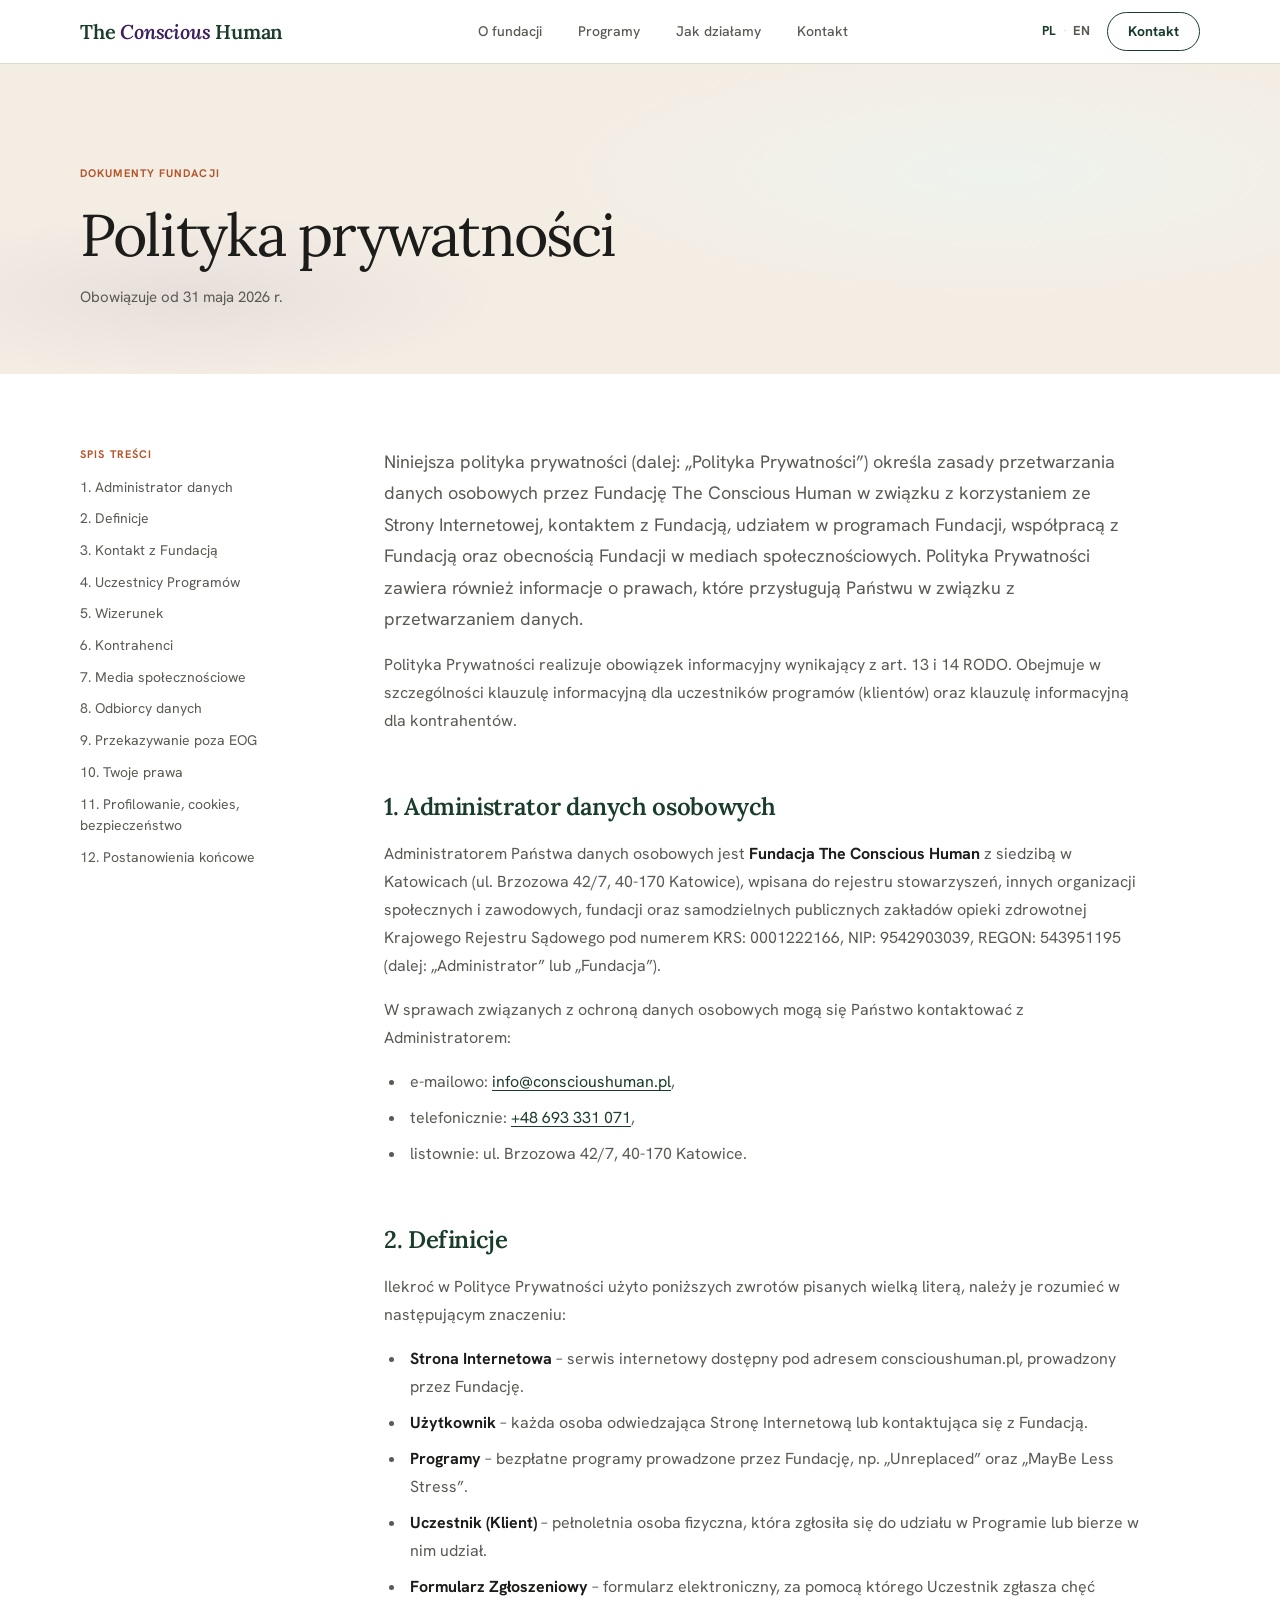
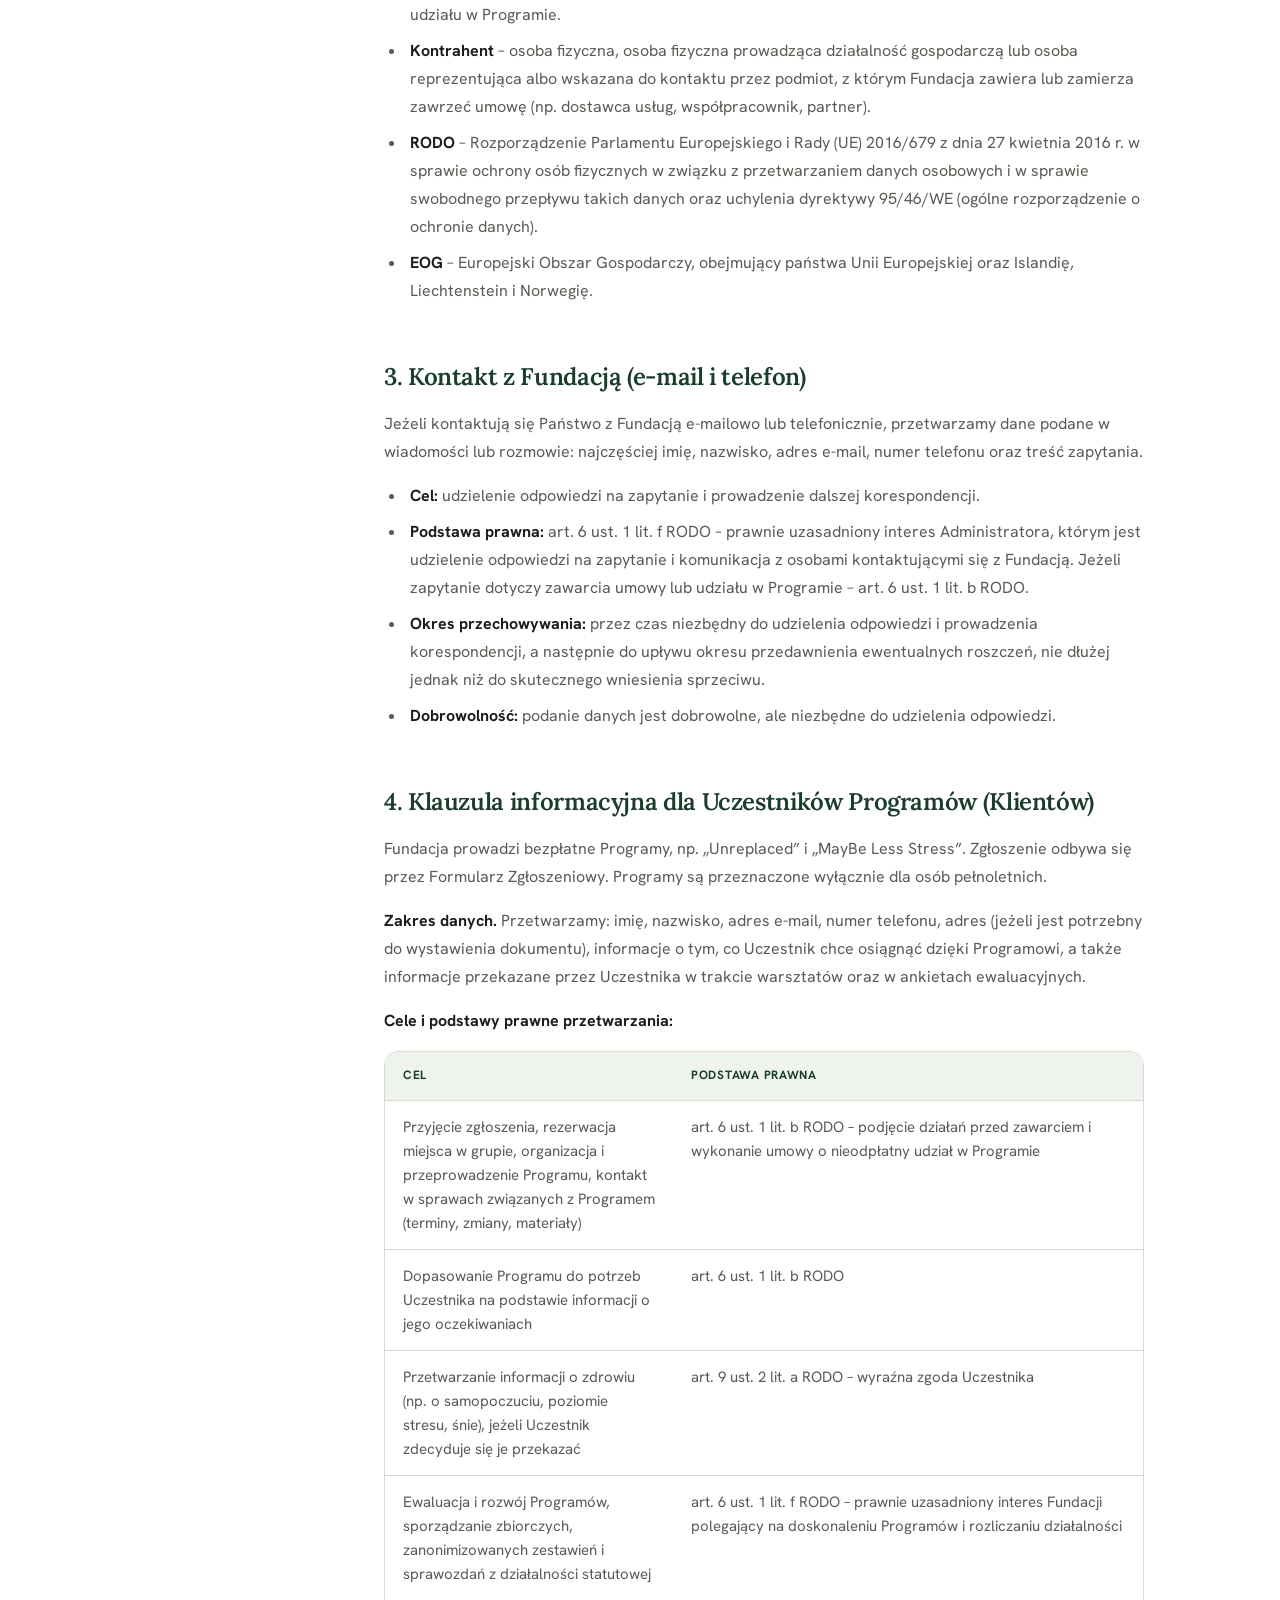
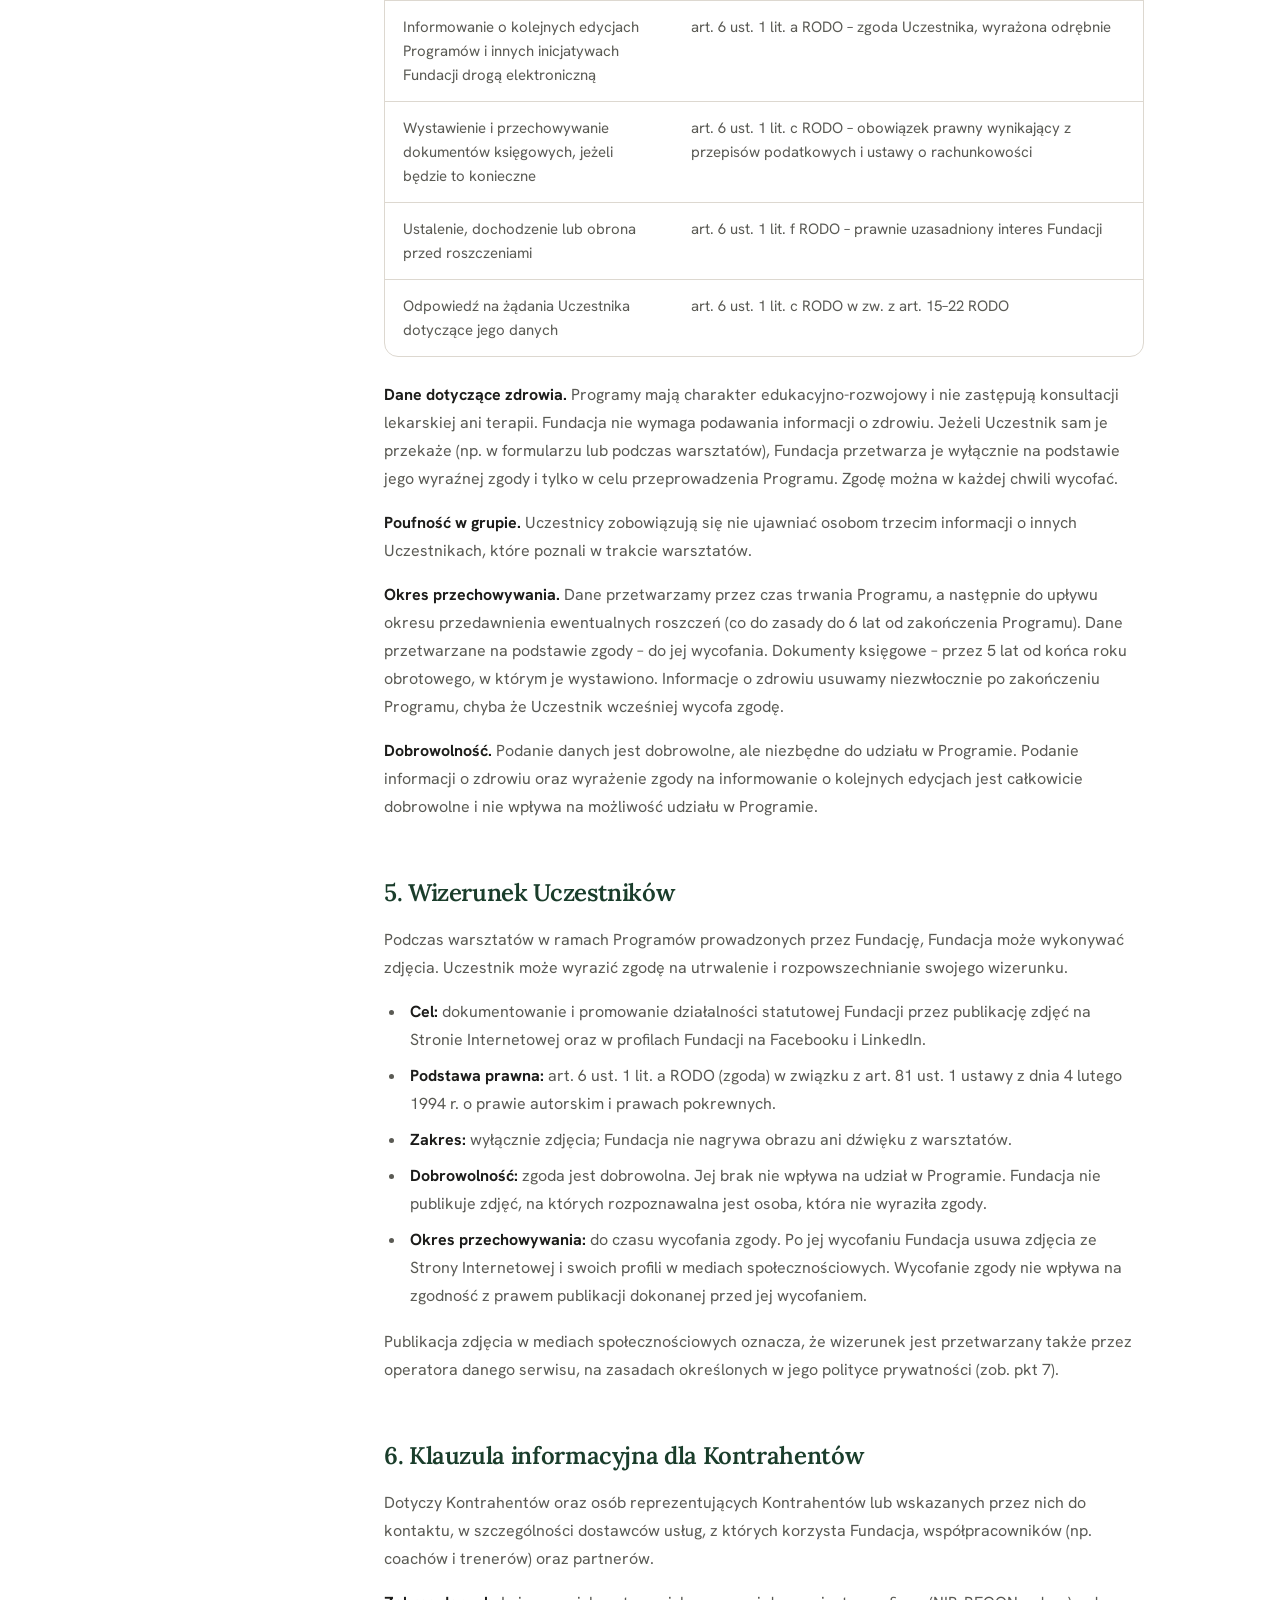
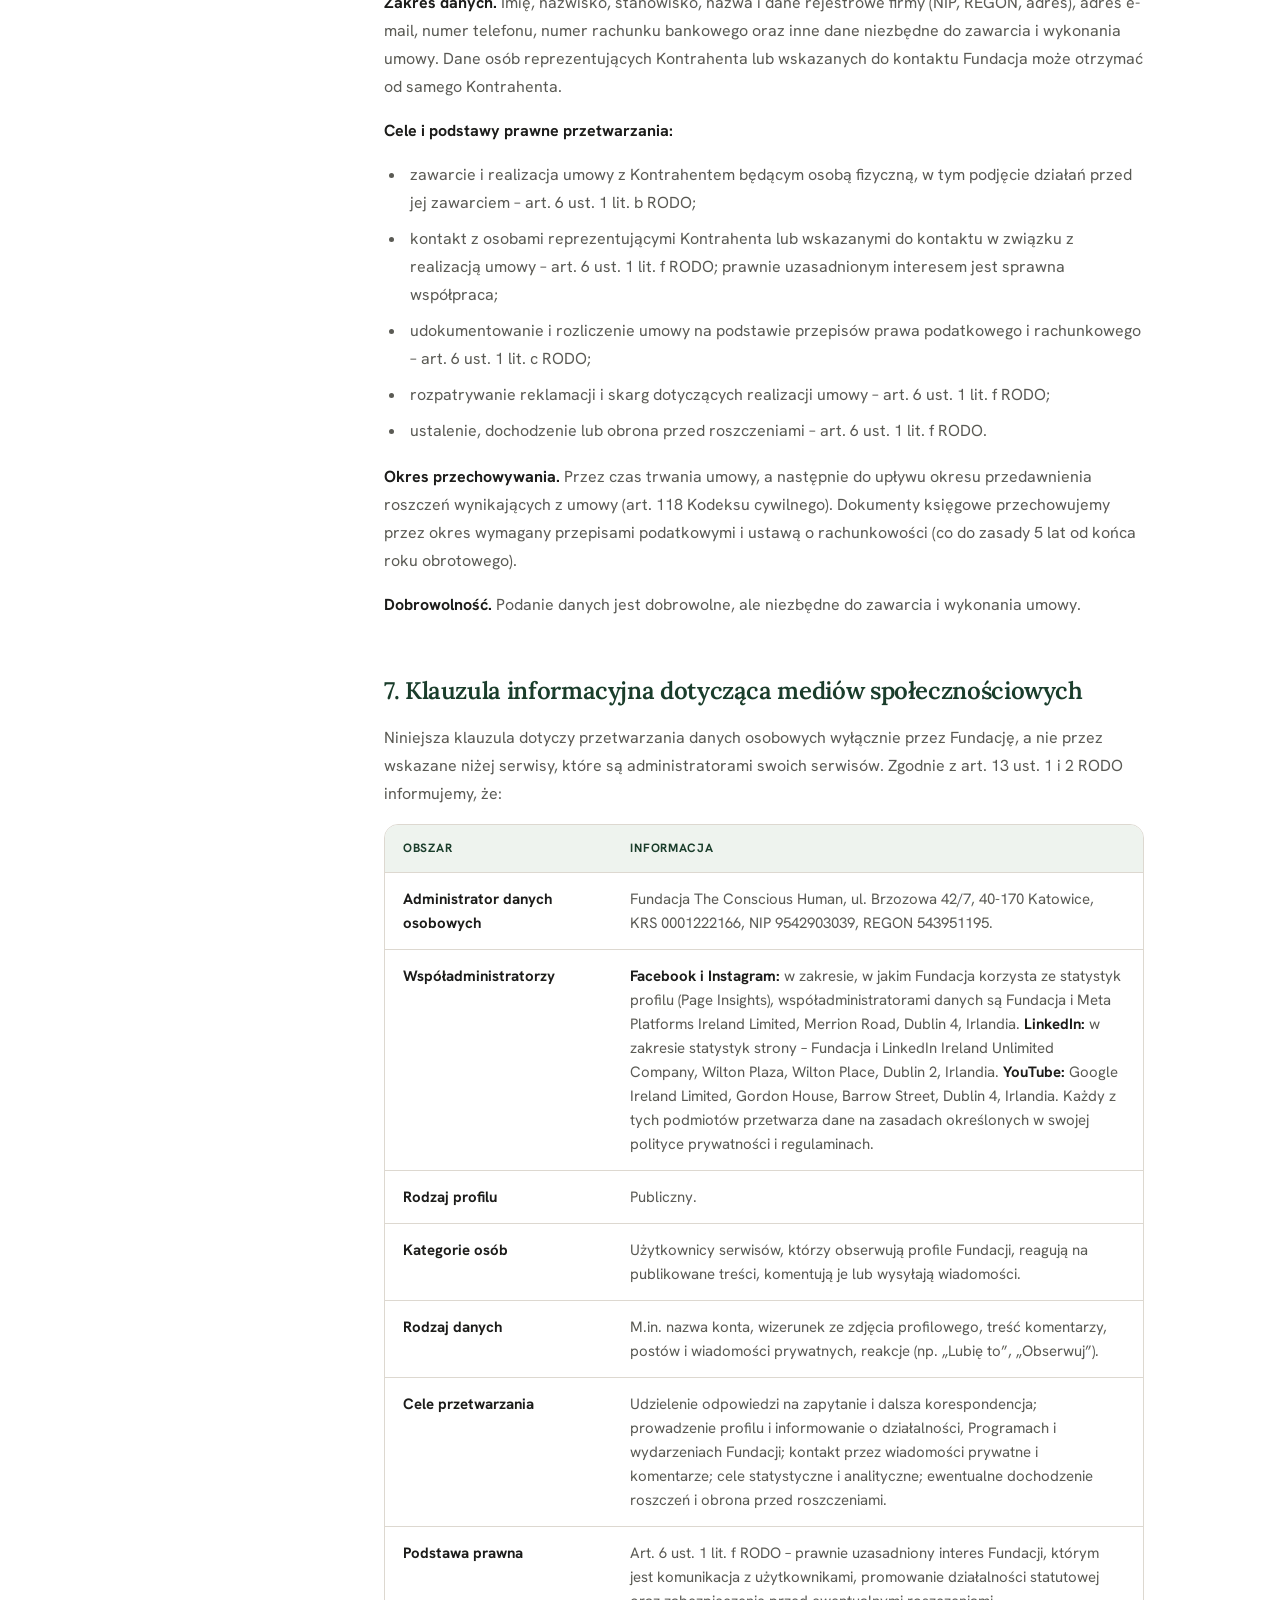
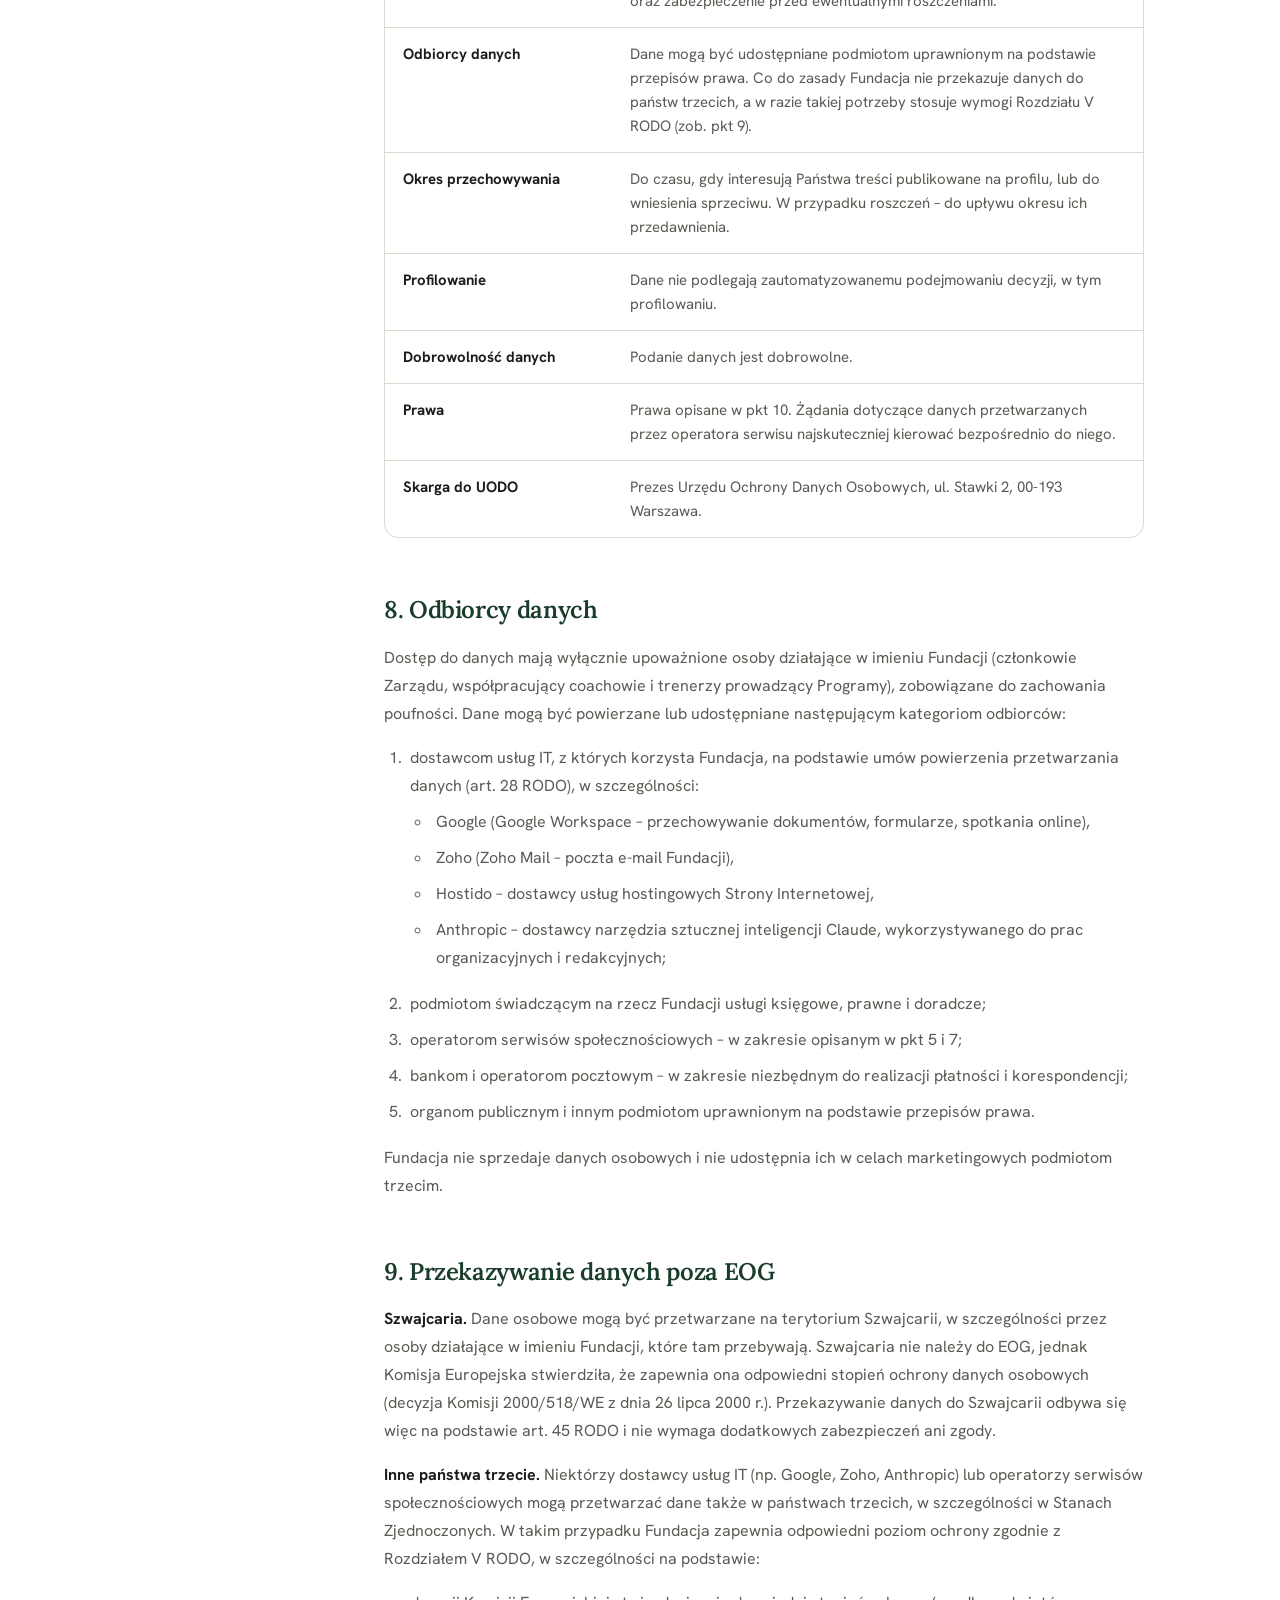
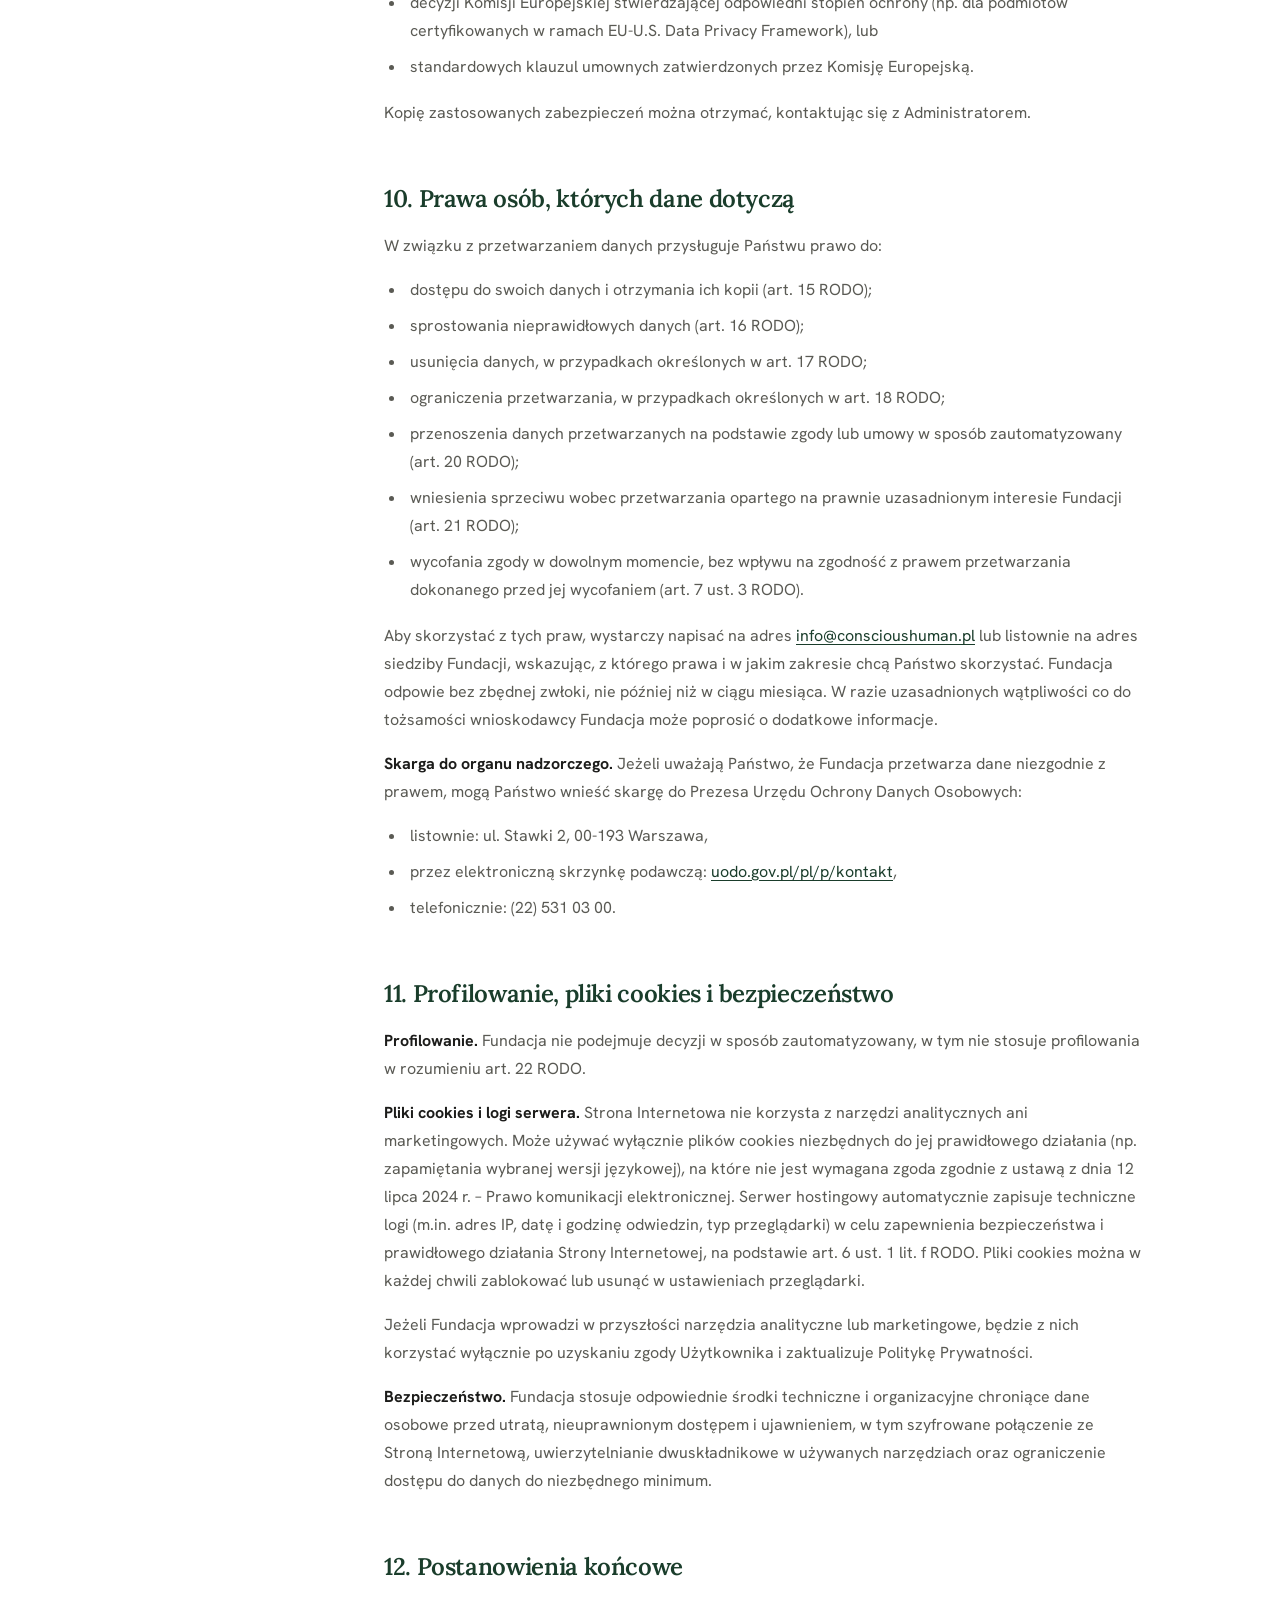
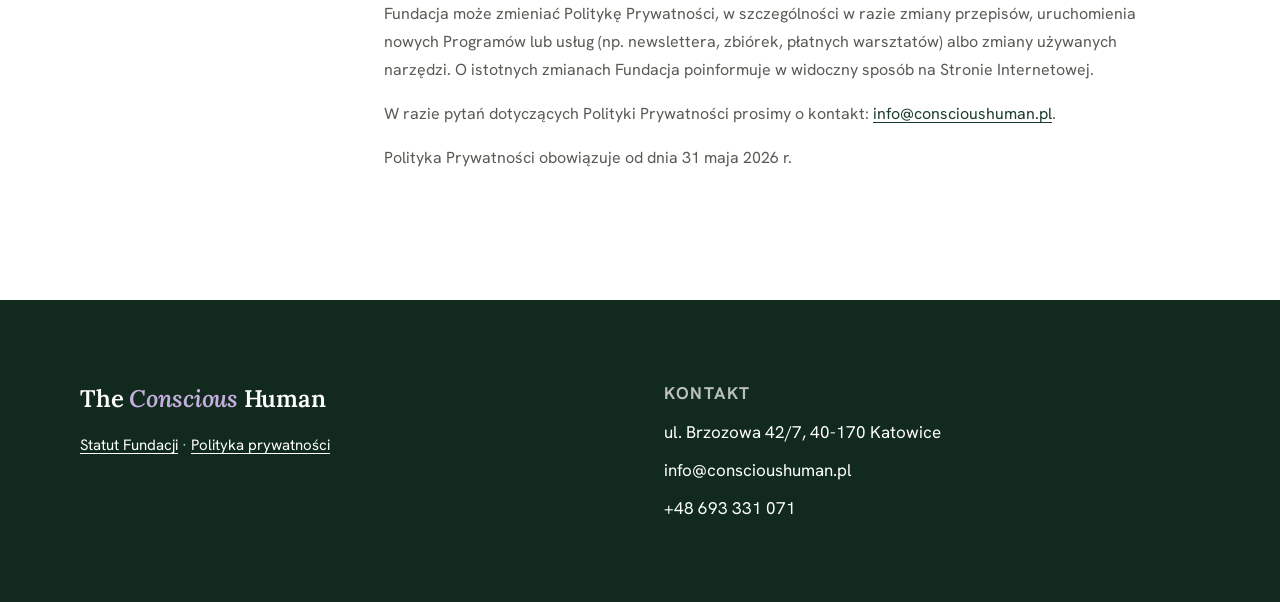
<file: polityka-prywatnosci/index.html>
<!DOCTYPE html>
<html lang="pl">
<head>
  <meta charset="utf-8">
  <meta name="viewport" content="width=device-width, initial-scale=1">
  <title>Polityka prywatności — The Conscious Human</title>
  <meta name="description" content="Polityka prywatności Fundacji The Conscious Human: zasady przetwarzania danych osobowych, klauzule informacyjne dla uczestników programów i kontrahentów.">
  <link rel="preconnect" href="https://fonts.googleapis.com">
  <link rel="preconnect" href="https://fonts.gstatic.com" crossorigin>
  <link href="https://fonts.googleapis.com/css2?family=Hanken+Grotesk:wght@400;500;700&family=Lora:ital,wght@0,400;0,600;1,400;1,600&display=swap" rel="stylesheet">
  <link rel="icon" type="image/png" href="../favicon.png">
  <link rel="stylesheet" href="../css/style.css">
  <style>
    .legal-hero {
      padding: 96px 0 64px;
      background:
        radial-gradient(ellipse 55% 65% at 78% 35%, rgba(238,243,238,0.95) 0%, transparent 65%),
        radial-gradient(ellipse 40% 45% at 15% 75%, rgba(61,31,92,0.07) 0%, transparent 60%),
        var(--canvas-cream);
    }
    .legal-hero__date {
      margin-top: 20px;
      font-size: 15px;
      color: var(--ink-mute);
    }

    .legal-layout {
      display: grid;
      grid-template-columns: 240px 1fr;
      gap: 64px;
      align-items: start;
    }

    .legal-toc {
      position: sticky;
      top: calc(var(--nav-height) + 32px);
      font-size: 14px;
    }
    .legal-toc__label {
      display: block;
      font-size: 11px;
      font-weight: 700;
      letter-spacing: 0.1em;
      text-transform: uppercase;
      color: var(--terra);
      margin-bottom: 14px;
    }
    .legal-toc ol { list-style: none; display: flex; flex-direction: column; gap: 10px; }
    .legal-toc a { color: var(--ink-mute); text-decoration: none; line-height: 1.4; }
    .legal-toc a:hover { color: var(--primary); }

    .legal {
      min-width: 0;
      overflow-wrap: break-word;
      max-width: 760px;
      font-size: 16px;
      line-height: 1.75;
      color: var(--ink-mute);
    }
    .legal > p:first-child { font-size: 18px; }
    .legal h2 {
      font-family: var(--font-display);
      font-weight: 600;
      font-size: 24px;
      line-height: 1.3;
      letter-spacing: -0.015em;
      color: var(--primary);
      margin: 56px 0 18px;
      scroll-margin-top: calc(var(--nav-height) + 24px);
    }
    .legal p { margin-bottom: 16px; }
    .legal strong { color: var(--ink); font-weight: 700; }
    .legal ul, .legal ol { margin: 0 0 18px 22px; }
    .legal li { margin-bottom: 8px; padding-left: 4px; }
    .legal li ul { margin-top: 8px; }
    .legal a { color: var(--primary); text-underline-offset: 3px; }

    .legal-table-wrap {
      overflow-x: auto;
      margin: 8px 0 24px;
      border: 1px solid var(--hairline);
      border-radius: 14px;
    }
    .legal table {
      width: 100%;
      border-collapse: collapse;
      font-size: 15px;
      line-height: 1.6;
    }
    .legal th, .legal td {
      text-align: left;
      vertical-align: top;
      padding: 14px 18px;
      border-bottom: 1px solid var(--hairline);
    }
    .legal tr:last-child td { border-bottom: none; }
    .legal th {
      background: var(--canvas-sage);
      color: var(--primary);
      font-size: 12px;
      font-weight: 700;
      letter-spacing: 0.06em;
      text-transform: uppercase;
    }
    .legal td:first-child { width: 38%; }
    .legal .table--areas td:first-child { width: 30%; color: var(--ink); font-weight: 700; }

    @media (max-width: 900px) {
      .legal-hero { padding: 64px 0 48px; }
      .legal-layout { grid-template-columns: 1fr; gap: 0; }
      .legal-toc { display: none; }
      .legal th, .legal td { padding: 12px 14px; }
    }
  </style>
</head>
<body>

  <!-- Nav -->
  <nav class="nav">
    <div class="wrap nav__inner">
      <a href="../index.html" class="nav__logo">The <em>Conscious</em> Human</a>
      <div class="nav__links">
        <a href="../o-fundacji/" class="nav__link">O fundacji</a>
        <a href="../programy/" class="nav__link">Programy</a>
        <a href="../index.html#jak-dzialamy" class="nav__link">Jak działamy</a>
        <a href="../index.html#kontakt" class="nav__link">Kontakt</a>
      </div>
      <div class="nav__actions">
        <div class="lang-switch">
          <span class="lang-switch__item lang-switch__item--active">PL</span>
          <span class="lang-switch__sep">·</span>
          <a href="/en/" class="lang-switch__item">EN</a>
        </div>
        <a href="../index.html#kontakt" class="btn btn--nav">Kontakt</a>
      </div>
    </div>
  </nav>

  <!-- Hero -->
  <header class="legal-hero">
    <div class="wrap">
      <span class="eyebrow">Dokumenty Fundacji</span>
      <h1 class="hero__h1" style="margin-top: 18px;">Polityka prywatności</h1>
      <p class="legal-hero__date">Obowiązuje od 31 maja 2026 r.</p>
    </div>
  </header>

  <section class="section section--white" style="padding-top: 72px;">
    <div class="wrap legal-layout">

      <aside class="legal-toc" aria-label="Spis treści">
        <span class="legal-toc__label">Spis treści</span>
        <ol>
          <li><a href="#administrator">1. Administrator danych</a></li>
          <li><a href="#definicje">2. Definicje</a></li>
          <li><a href="#kontakt-z-fundacja">3. Kontakt z Fundacją</a></li>
          <li><a href="#uczestnicy">4. Uczestnicy Programów</a></li>
          <li><a href="#wizerunek">5. Wizerunek</a></li>
          <li><a href="#kontrahenci">6. Kontrahenci</a></li>
          <li><a href="#media-spolecznosciowe">7. Media społecznościowe</a></li>
          <li><a href="#odbiorcy">8. Odbiorcy danych</a></li>
          <li><a href="#poza-eog">9. Przekazywanie poza EOG</a></li>
          <li><a href="#prawa">10. Twoje prawa</a></li>
          <li><a href="#cookies">11. Profilowanie, cookies, bezpieczeństwo</a></li>
          <li><a href="#postanowienia-koncowe">12. Postanowienia końcowe</a></li>
        </ol>
      </aside>

      <article class="legal">
        <p>Niniejsza polityka prywatności (dalej: „Polityka Prywatności”) określa zasady przetwarzania danych osobowych przez Fundację The Conscious Human w związku z korzystaniem ze Strony Internetowej, kontaktem z Fundacją, udziałem w programach Fundacji, współpracą z Fundacją oraz obecnością Fundacji w mediach społecznościowych. Polityka Prywatności zawiera również informacje o prawach, które przysługują Państwu w związku z przetwarzaniem danych.</p>
        <p>Polityka Prywatności realizuje obowiązek informacyjny wynikający z art. 13 i 14 RODO. Obejmuje w szczególności klauzulę informacyjną dla uczestników programów (klientów) oraz klauzulę informacyjną dla kontrahentów.</p>

        <h2 id="administrator">1. Administrator danych osobowych</h2>
        <p>Administratorem Państwa danych osobowych jest <strong>Fundacja The Conscious Human</strong> z siedzibą w Katowicach (ul. Brzozowa 42/7, 40-170 Katowice), wpisana do rejestru stowarzyszeń, innych organizacji społecznych i zawodowych, fundacji oraz samodzielnych publicznych zakładów opieki zdrowotnej Krajowego Rejestru Sądowego pod numerem KRS: 0001222166, NIP: 9542903039, REGON: 543951195 (dalej: „Administrator” lub „Fundacja”).</p>
        <p>W sprawach związanych z ochroną danych osobowych mogą się Państwo kontaktować z Administratorem:</p>
        <ul>
          <li>e-mailowo: <a href="mailto:info@conscioushuman.pl">info@conscioushuman.pl</a>,</li>
          <li>telefonicznie: <a href="tel:+48693331071">+48 693 331 071</a>,</li>
          <li>listownie: ul. Brzozowa 42/7, 40-170 Katowice.</li>
        </ul>

        <h2 id="definicje">2. Definicje</h2>
        <p>Ilekroć w Polityce Prywatności użyto poniższych zwrotów pisanych wielką literą, należy je rozumieć w następującym znaczeniu:</p>
        <ul>
          <li><strong>Strona Internetowa</strong> – serwis internetowy dostępny pod adresem conscioushuman.pl, prowadzony przez Fundację.</li>
          <li><strong>Użytkownik</strong> – każda osoba odwiedzająca Stronę Internetową lub kontaktująca się z Fundacją.</li>
          <li><strong>Programy</strong> – bezpłatne programy prowadzone przez Fundację, np. „Unreplaced” oraz „MayBe Less Stress”.</li>
          <li><strong>Uczestnik (Klient)</strong> – pełnoletnia osoba fizyczna, która zgłosiła się do udziału w Programie lub bierze w nim udział.</li>
          <li><strong>Formularz Zgłoszeniowy</strong> – formularz elektroniczny, za pomocą którego Uczestnik zgłasza chęć udziału w Programie.</li>
          <li><strong>Kontrahent</strong> – osoba fizyczna, osoba fizyczna prowadząca działalność gospodarczą lub osoba reprezentująca albo wskazana do kontaktu przez podmiot, z którym Fundacja zawiera lub zamierza zawrzeć umowę (np. dostawca usług, współpracownik, partner).</li>
          <li><strong>RODO</strong> – Rozporządzenie Parlamentu Europejskiego i Rady (UE) 2016/679 z dnia 27 kwietnia 2016 r. w sprawie ochrony osób fizycznych w związku z przetwarzaniem danych osobowych i w sprawie swobodnego przepływu takich danych oraz uchylenia dyrektywy 95/46/WE (ogólne rozporządzenie o ochronie danych).</li>
          <li><strong>EOG</strong> – Europejski Obszar Gospodarczy, obejmujący państwa Unii Europejskiej oraz Islandię, Liechtenstein i Norwegię.</li>
        </ul>

        <h2 id="kontakt-z-fundacja">3. Kontakt z Fundacją (e-mail i telefon)</h2>
        <p>Jeżeli kontaktują się Państwo z Fundacją e-mailowo lub telefonicznie, przetwarzamy dane podane w wiadomości lub rozmowie: najczęściej imię, nazwisko, adres e-mail, numer telefonu oraz treść zapytania.</p>
        <ul>
          <li><strong>Cel:</strong> udzielenie odpowiedzi na zapytanie i prowadzenie dalszej korespondencji.</li>
          <li><strong>Podstawa prawna:</strong> art. 6 ust. 1 lit. f RODO – prawnie uzasadniony interes Administratora, którym jest udzielenie odpowiedzi na zapytanie i komunikacja z osobami kontaktującymi się z Fundacją. Jeżeli zapytanie dotyczy zawarcia umowy lub udziału w Programie – art. 6 ust. 1 lit. b RODO.</li>
          <li><strong>Okres przechowywania:</strong> przez czas niezbędny do udzielenia odpowiedzi i prowadzenia korespondencji, a następnie do upływu okresu przedawnienia ewentualnych roszczeń, nie dłużej jednak niż do skutecznego wniesienia sprzeciwu.</li>
          <li><strong>Dobrowolność:</strong> podanie danych jest dobrowolne, ale niezbędne do udzielenia odpowiedzi.</li>
        </ul>

        <h2 id="uczestnicy">4. Klauzula informacyjna dla Uczestników Programów (Klientów)</h2>
        <p>Fundacja prowadzi bezpłatne Programy, np. „Unreplaced” i „MayBe Less Stress”. Zgłoszenie odbywa się przez Formularz Zgłoszeniowy. Programy są przeznaczone wyłącznie dla osób pełnoletnich.</p>
        <p><strong>Zakres danych.</strong> Przetwarzamy: imię, nazwisko, adres e-mail, numer telefonu, adres (jeżeli jest potrzebny do wystawienia dokumentu), informacje o tym, co Uczestnik chce osiągnąć dzięki Programowi, a także informacje przekazane przez Uczestnika w trakcie warsztatów oraz w ankietach ewaluacyjnych.</p>
        <p><strong>Cele i podstawy prawne przetwarzania:</strong></p>
        <div class="legal-table-wrap">
          <table>
            <thead><tr><th>Cel</th><th>Podstawa prawna</th></tr></thead>
            <tbody>
              <tr><td>Przyjęcie zgłoszenia, rezerwacja miejsca w grupie, organizacja i przeprowadzenie Programu, kontakt w sprawach związanych z Programem (terminy, zmiany, materiały)</td><td>art. 6 ust. 1 lit. b RODO – podjęcie działań przed zawarciem i wykonanie umowy o nieodpłatny udział w Programie</td></tr>
              <tr><td>Dopasowanie Programu do potrzeb Uczestnika na podstawie informacji o jego oczekiwaniach</td><td>art. 6 ust. 1 lit. b RODO</td></tr>
              <tr><td>Przetwarzanie informacji o zdrowiu (np. o samopoczuciu, poziomie stresu, śnie), jeżeli Uczestnik zdecyduje się je przekazać</td><td>art. 9 ust. 2 lit. a RODO – wyraźna zgoda Uczestnika</td></tr>
              <tr><td>Ewaluacja i rozwój Programów, sporządzanie zbiorczych, zanonimizowanych zestawień i sprawozdań z działalności statutowej</td><td>art. 6 ust. 1 lit. f RODO – prawnie uzasadniony interes Fundacji polegający na doskonaleniu Programów i rozliczaniu działalności</td></tr>
              <tr><td>Informowanie o kolejnych edycjach Programów i innych inicjatywach Fundacji drogą elektroniczną</td><td>art. 6 ust. 1 lit. a RODO – zgoda Uczestnika, wyrażona odrębnie</td></tr>
              <tr><td>Wystawienie i przechowywanie dokumentów księgowych, jeżeli będzie to konieczne</td><td>art. 6 ust. 1 lit. c RODO – obowiązek prawny wynikający z przepisów podatkowych i ustawy o rachunkowości</td></tr>
              <tr><td>Ustalenie, dochodzenie lub obrona przed roszczeniami</td><td>art. 6 ust. 1 lit. f RODO – prawnie uzasadniony interes Fundacji</td></tr>
              <tr><td>Odpowiedź na żądania Uczestnika dotyczące jego danych</td><td>art. 6 ust. 1 lit. c RODO w zw. z art. 15–22 RODO</td></tr>
            </tbody>
          </table>
        </div>
        <p><strong>Dane dotyczące zdrowia.</strong> Programy mają charakter edukacyjno-rozwojowy i nie zastępują konsultacji lekarskiej ani terapii. Fundacja nie wymaga podawania informacji o zdrowiu. Jeżeli Uczestnik sam je przekaże (np. w formularzu lub podczas warsztatów), Fundacja przetwarza je wyłącznie na podstawie jego wyraźnej zgody i tylko w celu przeprowadzenia Programu. Zgodę można w każdej chwili wycofać.</p>
        <p><strong>Poufność w grupie.</strong> Uczestnicy zobowiązują się nie ujawniać osobom trzecim informacji o innych Uczestnikach, które poznali w trakcie warsztatów.</p>
        <p><strong>Okres przechowywania.</strong> Dane przetwarzamy przez czas trwania Programu, a następnie do upływu okresu przedawnienia ewentualnych roszczeń (co do zasady do 6 lat od zakończenia Programu). Dane przetwarzane na podstawie zgody – do jej wycofania. Dokumenty księgowe – przez 5 lat od końca roku obrotowego, w którym je wystawiono. Informacje o zdrowiu usuwamy niezwłocznie po zakończeniu Programu, chyba że Uczestnik wcześniej wycofa zgodę.</p>
        <p><strong>Dobrowolność.</strong> Podanie danych jest dobrowolne, ale niezbędne do udziału w Programie. Podanie informacji o zdrowiu oraz wyrażenie zgody na informowanie o kolejnych edycjach jest całkowicie dobrowolne i nie wpływa na możliwość udziału w Programie.</p>

        <h2 id="wizerunek">5. Wizerunek Uczestników</h2>
        <p>Podczas warsztatów w ramach Programów prowadzonych przez Fundację, Fundacja może wykonywać zdjęcia. Uczestnik może wyrazić zgodę na utrwalenie i rozpowszechnianie swojego wizerunku.</p>
        <ul>
          <li><strong>Cel:</strong> dokumentowanie i promowanie działalności statutowej Fundacji przez publikację zdjęć na Stronie Internetowej oraz w profilach Fundacji na Facebooku i LinkedIn.</li>
          <li><strong>Podstawa prawna:</strong> art. 6 ust. 1 lit. a RODO (zgoda) w związku z art. 81 ust. 1 ustawy z dnia 4 lutego 1994 r. o prawie autorskim i prawach pokrewnych.</li>
          <li><strong>Zakres:</strong> wyłącznie zdjęcia; Fundacja nie nagrywa obrazu ani dźwięku z warsztatów.</li>
          <li><strong>Dobrowolność:</strong> zgoda jest dobrowolna. Jej brak nie wpływa na udział w Programie. Fundacja nie publikuje zdjęć, na których rozpoznawalna jest osoba, która nie wyraziła zgody.</li>
          <li><strong>Okres przechowywania:</strong> do czasu wycofania zgody. Po jej wycofaniu Fundacja usuwa zdjęcia ze Strony Internetowej i swoich profili w mediach społecznościowych. Wycofanie zgody nie wpływa na zgodność z prawem publikacji dokonanej przed jej wycofaniem.</li>
        </ul>
        <p>Publikacja zdjęcia w mediach społecznościowych oznacza, że wizerunek jest przetwarzany także przez operatora danego serwisu, na zasadach określonych w jego polityce prywatności (zob. pkt 7).</p>

        <h2 id="kontrahenci">6. Klauzula informacyjna dla Kontrahentów</h2>
        <p>Dotyczy Kontrahentów oraz osób reprezentujących Kontrahentów lub wskazanych przez nich do kontaktu, w szczególności dostawców usług, z których korzysta Fundacja, współpracowników (np. coachów i trenerów) oraz partnerów.</p>
        <p><strong>Zakres danych.</strong> Imię, nazwisko, stanowisko, nazwa i dane rejestrowe firmy (NIP, REGON, adres), adres e-mail, numer telefonu, numer rachunku bankowego oraz inne dane niezbędne do zawarcia i wykonania umowy. Dane osób reprezentujących Kontrahenta lub wskazanych do kontaktu Fundacja może otrzymać od samego Kontrahenta.</p>
        <p><strong>Cele i podstawy prawne przetwarzania:</strong></p>
        <ul>
          <li>zawarcie i realizacja umowy z Kontrahentem będącym osobą fizyczną, w tym podjęcie działań przed jej zawarciem – art. 6 ust. 1 lit. b RODO;</li>
          <li>kontakt z osobami reprezentującymi Kontrahenta lub wskazanymi do kontaktu w związku z realizacją umowy – art. 6 ust. 1 lit. f RODO; prawnie uzasadnionym interesem jest sprawna współpraca;</li>
          <li>udokumentowanie i rozliczenie umowy na podstawie przepisów prawa podatkowego i rachunkowego – art. 6 ust. 1 lit. c RODO;</li>
          <li>rozpatrywanie reklamacji i skarg dotyczących realizacji umowy – art. 6 ust. 1 lit. f RODO;</li>
          <li>ustalenie, dochodzenie lub obrona przed roszczeniami – art. 6 ust. 1 lit. f RODO.</li>
        </ul>
        <p><strong>Okres przechowywania.</strong> Przez czas trwania umowy, a następnie do upływu okresu przedawnienia roszczeń wynikających z umowy (art. 118 Kodeksu cywilnego). Dokumenty księgowe przechowujemy przez okres wymagany przepisami podatkowymi i ustawą o rachunkowości (co do zasady 5 lat od końca roku obrotowego).</p>
        <p><strong>Dobrowolność.</strong> Podanie danych jest dobrowolne, ale niezbędne do zawarcia i wykonania umowy.</p>

        <h2 id="media-spolecznosciowe">7. Klauzula informacyjna dotycząca mediów społecznościowych</h2>
        <p>Niniejsza klauzula dotyczy przetwarzania danych osobowych wyłącznie przez Fundację, a nie przez wskazane niżej serwisy, które są administratorami swoich serwisów. Zgodnie z art. 13 ust. 1 i 2 RODO informujemy, że:</p>
        <div class="legal-table-wrap">
          <table class="table--areas">
            <thead><tr><th>Obszar</th><th>Informacja</th></tr></thead>
            <tbody>
              <tr><td>Administrator danych osobowych</td><td>Fundacja The Conscious Human, ul. Brzozowa 42/7, 40-170 Katowice, KRS 0001222166, NIP 9542903039, REGON 543951195.</td></tr>
              <tr><td>Współadministratorzy</td><td><strong>Facebook i Instagram:</strong> w zakresie, w jakim Fundacja korzysta ze statystyk profilu (Page Insights), współadministratorami danych są Fundacja i Meta Platforms Ireland Limited, Merrion Road, Dublin 4, Irlandia. <strong>LinkedIn:</strong> w zakresie statystyk strony – Fundacja i LinkedIn Ireland Unlimited Company, Wilton Plaza, Wilton Place, Dublin 2, Irlandia. <strong>YouTube:</strong> Google Ireland Limited, Gordon House, Barrow Street, Dublin 4, Irlandia. Każdy z tych podmiotów przetwarza dane na zasadach określonych w swojej polityce prywatności i regulaminach.</td></tr>
              <tr><td>Rodzaj profilu</td><td>Publiczny.</td></tr>
              <tr><td>Kategorie osób</td><td>Użytkownicy serwisów, którzy obserwują profile Fundacji, reagują na publikowane treści, komentują je lub wysyłają wiadomości.</td></tr>
              <tr><td>Rodzaj danych</td><td>M.in. nazwa konta, wizerunek ze zdjęcia profilowego, treść komentarzy, postów i wiadomości prywatnych, reakcje (np. „Lubię to”, „Obserwuj”).</td></tr>
              <tr><td>Cele przetwarzania</td><td>Udzielenie odpowiedzi na zapytanie i dalsza korespondencja; prowadzenie profilu i informowanie o działalności, Programach i wydarzeniach Fundacji; kontakt przez wiadomości prywatne i komentarze; cele statystyczne i analityczne; ewentualne dochodzenie roszczeń i obrona przed roszczeniami.</td></tr>
              <tr><td>Podstawa prawna</td><td>Art. 6 ust. 1 lit. f RODO – prawnie uzasadniony interes Fundacji, którym jest komunikacja z użytkownikami, promowanie działalności statutowej oraz zabezpieczenie przed ewentualnymi roszczeniami.</td></tr>
              <tr><td>Odbiorcy danych</td><td>Dane mogą być udostępniane podmiotom uprawnionym na podstawie przepisów prawa. Co do zasady Fundacja nie przekazuje danych do państw trzecich, a w razie takiej potrzeby stosuje wymogi Rozdziału V RODO (zob. pkt 9).</td></tr>
              <tr><td>Okres przechowywania</td><td>Do czasu, gdy interesują Państwa treści publikowane na profilu, lub do wniesienia sprzeciwu. W przypadku roszczeń – do upływu okresu ich przedawnienia.</td></tr>
              <tr><td>Profilowanie</td><td>Dane nie podlegają zautomatyzowanemu podejmowaniu decyzji, w tym profilowaniu.</td></tr>
              <tr><td>Dobrowolność danych</td><td>Podanie danych jest dobrowolne.</td></tr>
              <tr><td>Prawa</td><td>Prawa opisane w pkt 10. Żądania dotyczące danych przetwarzanych przez operatora serwisu najskuteczniej kierować bezpośrednio do niego.</td></tr>
              <tr><td>Skarga do UODO</td><td>Prezes Urzędu Ochrony Danych Osobowych, ul. Stawki 2, 00-193 Warszawa.</td></tr>
            </tbody>
          </table>
        </div>

        <h2 id="odbiorcy">8. Odbiorcy danych</h2>
        <p>Dostęp do danych mają wyłącznie upoważnione osoby działające w imieniu Fundacji (członkowie Zarządu, współpracujący coachowie i trenerzy prowadzący Programy), zobowiązane do zachowania poufności. Dane mogą być powierzane lub udostępniane następującym kategoriom odbiorców:</p>
        <ol>
          <li>dostawcom usług IT, z których korzysta Fundacja, na podstawie umów powierzenia przetwarzania danych (art. 28 RODO), w szczególności:
            <ul>
              <li>Google (Google Workspace – przechowywanie dokumentów, formularze, spotkania online),</li>
              <li>Zoho (Zoho Mail – poczta e-mail Fundacji),</li>
              <li>Hostido – dostawcy usług hostingowych Strony Internetowej,</li>
              <li>Anthropic – dostawcy narzędzia sztucznej inteligencji Claude, wykorzystywanego do prac organizacyjnych i redakcyjnych;</li>
            </ul>
          </li>
          <li>podmiotom świadczącym na rzecz Fundacji usługi księgowe, prawne i doradcze;</li>
          <li>operatorom serwisów społecznościowych – w zakresie opisanym w pkt 5 i 7;</li>
          <li>bankom i operatorom pocztowym – w zakresie niezbędnym do realizacji płatności i korespondencji;</li>
          <li>organom publicznym i innym podmiotom uprawnionym na podstawie przepisów prawa.</li>
        </ol>
        <p>Fundacja nie sprzedaje danych osobowych i nie udostępnia ich w celach marketingowych podmiotom trzecim.</p>

        <h2 id="poza-eog">9. Przekazywanie danych poza EOG</h2>
        <p><strong>Szwajcaria.</strong> Dane osobowe mogą być przetwarzane na terytorium Szwajcarii, w szczególności przez osoby działające w imieniu Fundacji, które tam przebywają. Szwajcaria nie należy do EOG, jednak Komisja Europejska stwierdziła, że zapewnia ona odpowiedni stopień ochrony danych osobowych (decyzja Komisji 2000/518/WE z dnia 26 lipca 2000 r.). Przekazywanie danych do Szwajcarii odbywa się więc na podstawie art. 45 RODO i nie wymaga dodatkowych zabezpieczeń ani zgody.</p>
        <p><strong>Inne państwa trzecie.</strong> Niektórzy dostawcy usług IT (np. Google, Zoho, Anthropic) lub operatorzy serwisów społecznościowych mogą przetwarzać dane także w państwach trzecich, w szczególności w Stanach Zjednoczonych. W takim przypadku Fundacja zapewnia odpowiedni poziom ochrony zgodnie z Rozdziałem V RODO, w szczególności na podstawie:</p>
        <ul>
          <li>decyzji Komisji Europejskiej stwierdzającej odpowiedni stopień ochrony (np. dla podmiotów certyfikowanych w ramach EU-U.S. Data Privacy Framework), lub</li>
          <li>standardowych klauzul umownych zatwierdzonych przez Komisję Europejską.</li>
        </ul>
        <p>Kopię zastosowanych zabezpieczeń można otrzymać, kontaktując się z Administratorem.</p>

        <h2 id="prawa">10. Prawa osób, których dane dotyczą</h2>
        <p>W związku z przetwarzaniem danych przysługuje Państwu prawo do:</p>
        <ul>
          <li>dostępu do swoich danych i otrzymania ich kopii (art. 15 RODO);</li>
          <li>sprostowania nieprawidłowych danych (art. 16 RODO);</li>
          <li>usunięcia danych, w przypadkach określonych w art. 17 RODO;</li>
          <li>ograniczenia przetwarzania, w przypadkach określonych w art. 18 RODO;</li>
          <li>przenoszenia danych przetwarzanych na podstawie zgody lub umowy w sposób zautomatyzowany (art. 20 RODO);</li>
          <li>wniesienia sprzeciwu wobec przetwarzania opartego na prawnie uzasadnionym interesie Fundacji (art. 21 RODO);</li>
          <li>wycofania zgody w dowolnym momencie, bez wpływu na zgodność z prawem przetwarzania dokonanego przed jej wycofaniem (art. 7 ust. 3 RODO).</li>
        </ul>
        <p>Aby skorzystać z tych praw, wystarczy napisać na adres <a href="mailto:info@conscioushuman.pl">info@conscioushuman.pl</a> lub listownie na adres siedziby Fundacji, wskazując, z którego prawa i w jakim zakresie chcą Państwo skorzystać. Fundacja odpowie bez zbędnej zwłoki, nie później niż w ciągu miesiąca. W razie uzasadnionych wątpliwości co do tożsamości wnioskodawcy Fundacja może poprosić o dodatkowe informacje.</p>
        <p><strong>Skarga do organu nadzorczego.</strong> Jeżeli uważają Państwo, że Fundacja przetwarza dane niezgodnie z prawem, mogą Państwo wnieść skargę do Prezesa Urzędu Ochrony Danych Osobowych:</p>
        <ul>
          <li>listownie: ul. Stawki 2, 00-193 Warszawa,</li>
          <li>przez elektroniczną skrzynkę podawczą: <a href="https://www.uodo.gov.pl/pl/p/kontakt" target="_blank" rel="noopener">uodo.gov.pl/pl/p/kontakt</a>,</li>
          <li>telefonicznie: (22) 531 03 00.</li>
        </ul>

        <h2 id="cookies">11. Profilowanie, pliki cookies i bezpieczeństwo</h2>
        <p><strong>Profilowanie.</strong> Fundacja nie podejmuje decyzji w sposób zautomatyzowany, w tym nie stosuje profilowania w rozumieniu art. 22 RODO.</p>
        <p><strong>Pliki cookies i logi serwera.</strong> Strona Internetowa nie korzysta z narzędzi analitycznych ani marketingowych. Może używać wyłącznie plików cookies niezbędnych do jej prawidłowego działania (np. zapamiętania wybranej wersji językowej), na które nie jest wymagana zgoda zgodnie z ustawą z dnia 12 lipca 2024 r. – Prawo komunikacji elektronicznej. Serwer hostingowy automatycznie zapisuje techniczne logi (m.in. adres IP, datę i godzinę odwiedzin, typ przeglądarki) w celu zapewnienia bezpieczeństwa i prawidłowego działania Strony Internetowej, na podstawie art. 6 ust. 1 lit. f RODO. Pliki cookies można w każdej chwili zablokować lub usunąć w ustawieniach przeglądarki.</p>
        <p>Jeżeli Fundacja wprowadzi w przyszłości narzędzia analityczne lub marketingowe, będzie z nich korzystać wyłącznie po uzyskaniu zgody Użytkownika i zaktualizuje Politykę Prywatności.</p>
        <p><strong>Bezpieczeństwo.</strong> Fundacja stosuje odpowiednie środki techniczne i organizacyjne chroniące dane osobowe przed utratą, nieuprawnionym dostępem i ujawnieniem, w tym szyfrowane połączenie ze Stroną Internetową, uwierzytelnianie dwuskładnikowe w używanych narzędziach oraz ograniczenie dostępu do danych do niezbędnego minimum.</p>

        <h2 id="postanowienia-koncowe">12. Postanowienia końcowe</h2>
        <p>Fundacja może zmieniać Politykę Prywatności, w szczególności w razie zmiany przepisów, uruchomienia nowych Programów lub usług (np. newslettera, zbiórek, płatnych warsztatów) albo zmiany używanych narzędzi. O istotnych zmianach Fundacja poinformuje w widoczny sposób na Stronie Internetowej.</p>
        <p>W razie pytań dotyczących Polityki Prywatności prosimy o kontakt: <a href="mailto:info@conscioushuman.pl">info@conscioushuman.pl</a>.</p>
        <p>Polityka Prywatności obowiązuje od dnia 31 maja 2026 r.</p>
      </article>

    </div>
  </section>

  <!-- Footer -->
  <footer id="kontakt" class="footer">
    <div class="wrap footer__inner">
      <div class="footer__brand">
        <span class="footer__logo">The <em>Conscious</em> Human</span>
        <p class="footer__note"><a href="../statut-fundacji.pdf" target="_blank">Statut Fundacji</a> · <a href="./">Polityka prywatności</a></p>
      </div>
      <div class="footer__contact">
        <span class="footer__label">Kontakt</span>
        <span>ul. Brzozowa 42/7, 40-170 Katowice</span>
        <a href="mailto:info@conscioushuman.pl">info@conscioushuman.pl</a>
        <a href="tel:+48693331071">+48 693 331 071</a>
      </div>
    </div>
  </footer>

</body>
</html>
</file>
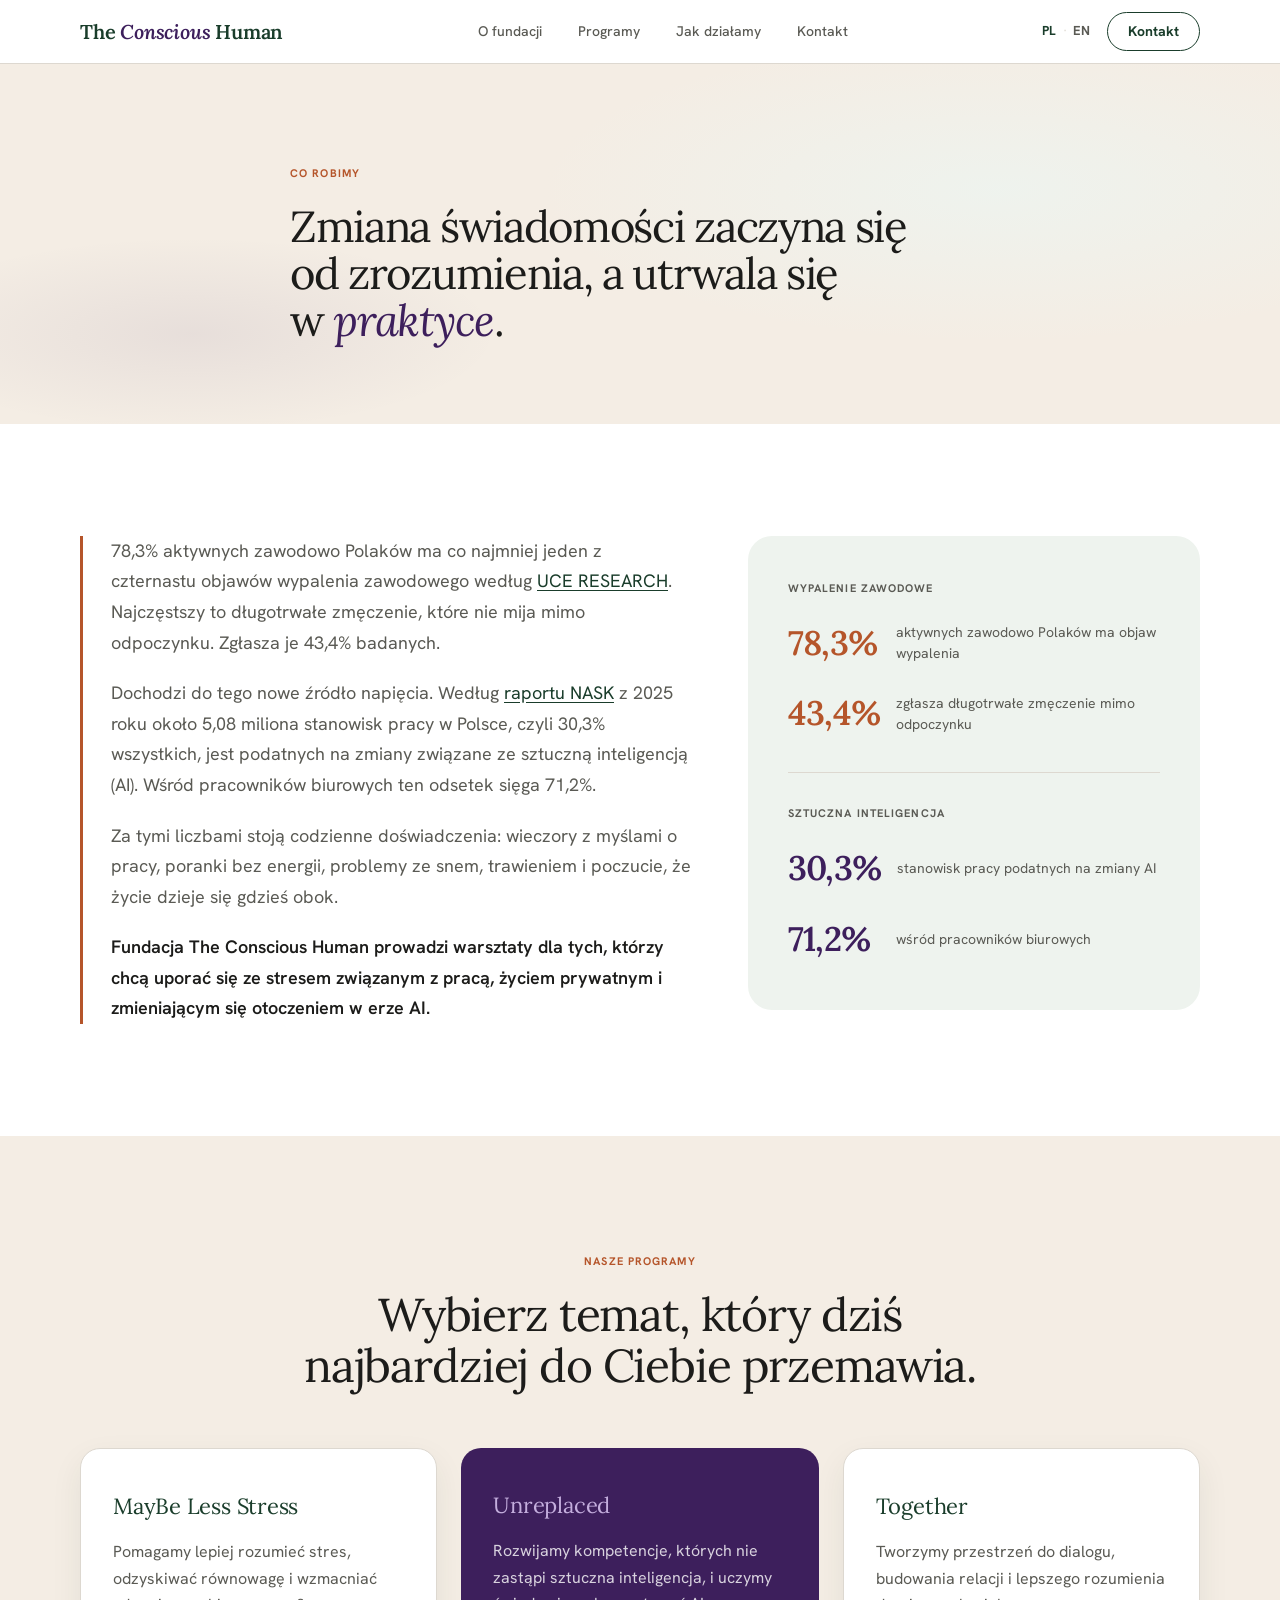
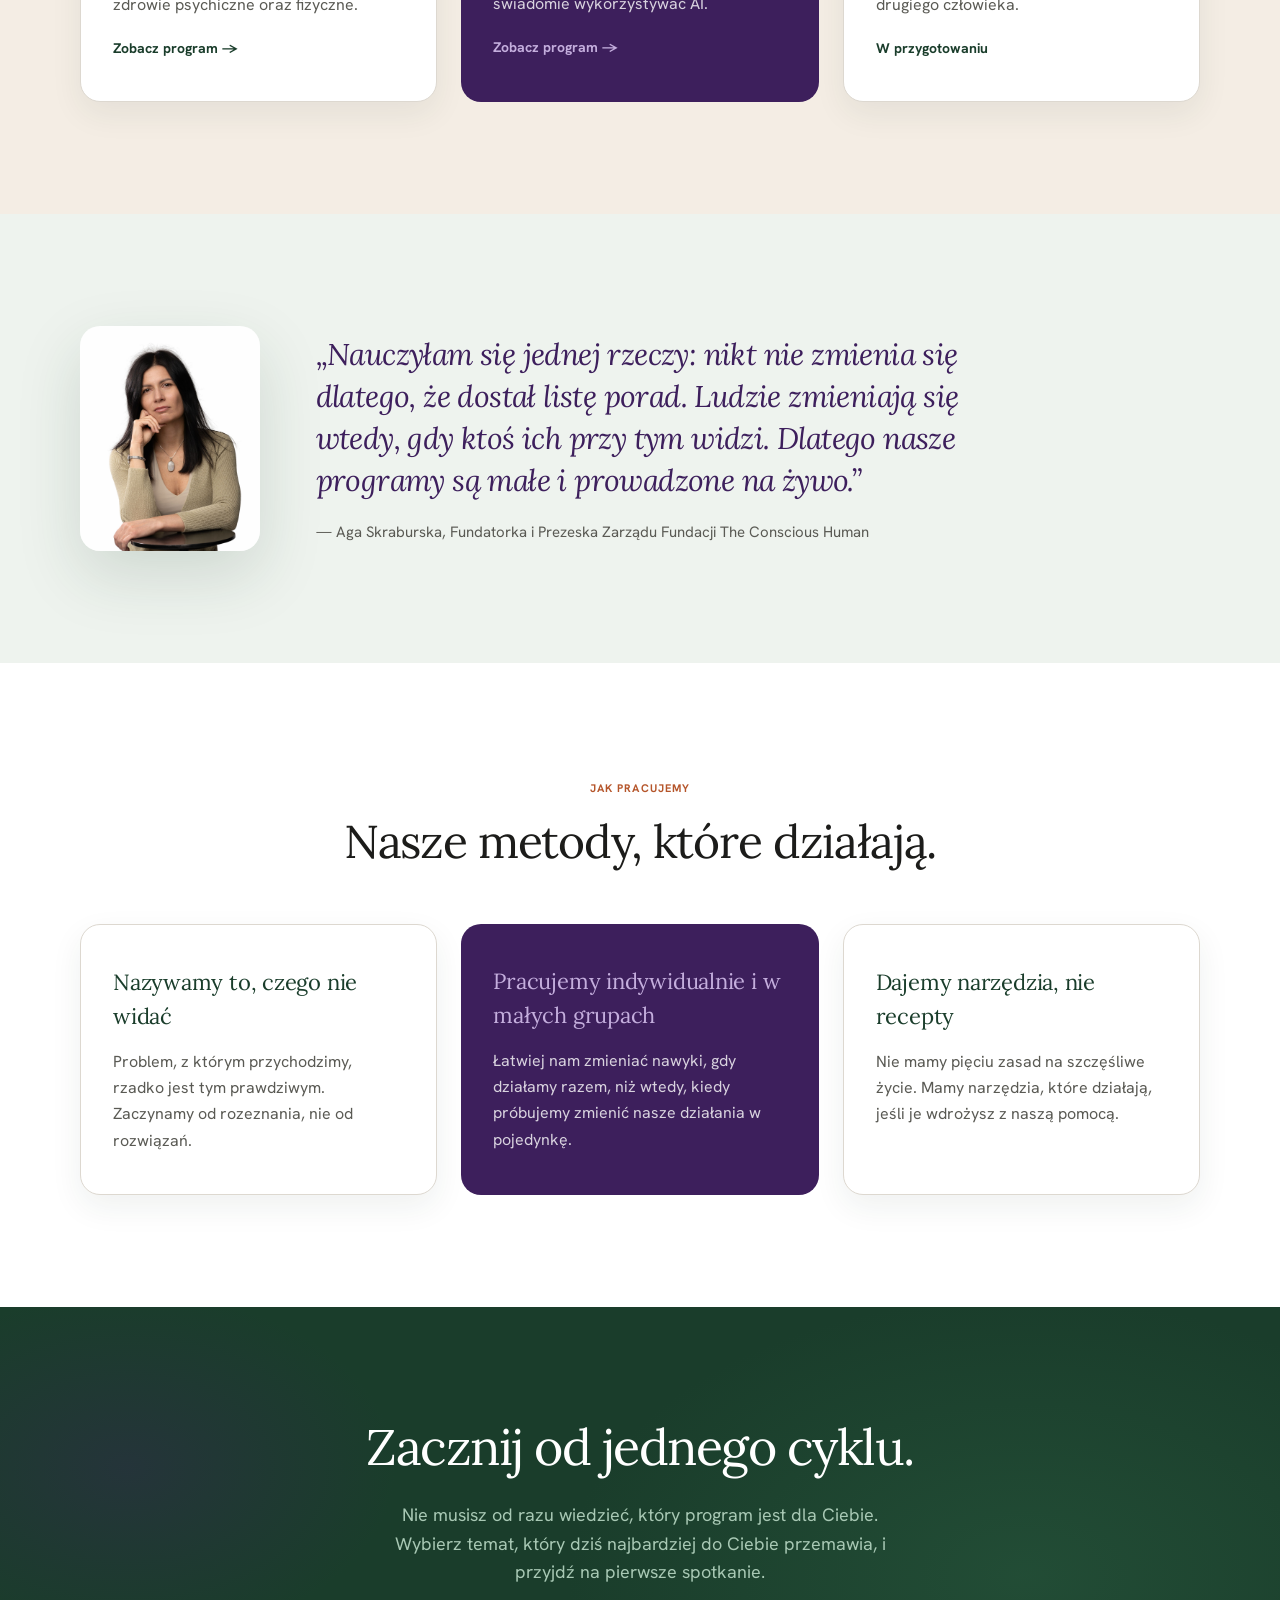
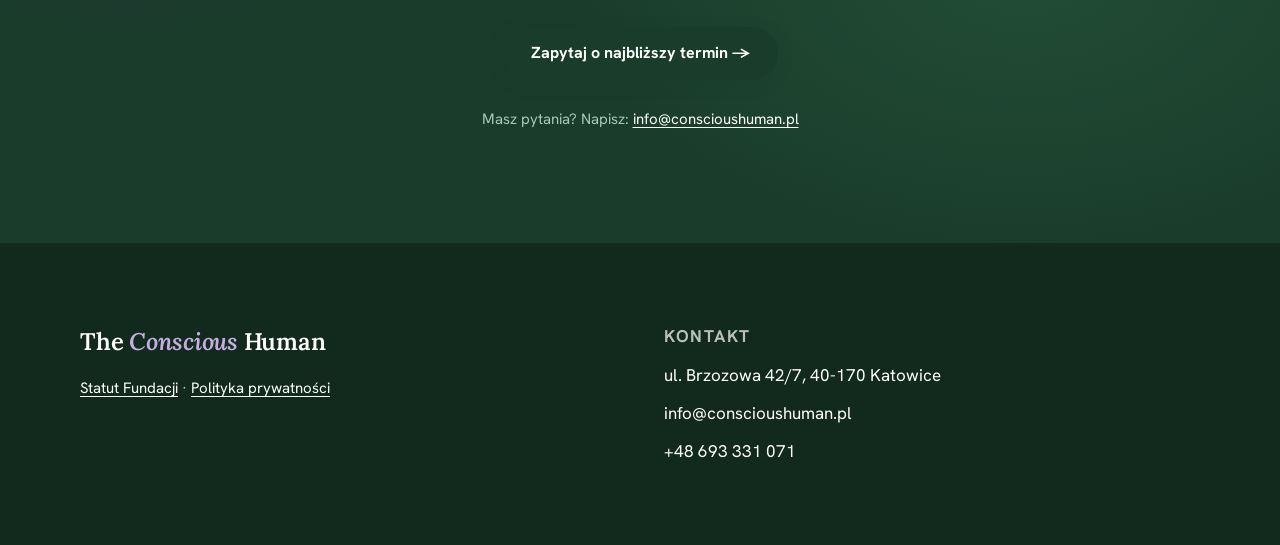
<file: programy/index.html>
<!DOCTYPE html>
<html lang="pl">
<head>
  <meta charset="utf-8">
  <meta name="viewport" content="width=device-width, initial-scale=1">
  <title>Programy — The Conscious Human</title>
  <meta name="description" content="Programy warsztatowe The Conscious Human: profilaktyka stresu i wypalenia, kompetencje w erze AI oraz kręgi kobiet i mężczyzn.">
  <link rel="preconnect" href="https://fonts.googleapis.com">
  <link rel="preconnect" href="https://fonts.gstatic.com" crossorigin>
  <link href="https://fonts.googleapis.com/css2?family=Hanken+Grotesk:wght@400;500;700&family=Lora:ital,wght@0,400;0,600;1,400;1,600&display=swap" rel="stylesheet">
  <link rel="icon" type="image/png" href="../favicon.png">
  <link rel="stylesheet" href="../css/style.css">
  <style>
    /* ── Programs hero ── */
    .programs-hero {
      padding: 96px 0 80px;
      background:
        radial-gradient(ellipse 55% 65% at 78% 35%, rgba(238,243,238,0.95) 0%, transparent 65%),
        radial-gradient(ellipse 40% 45% at 15% 75%, rgba(61,31,92,0.07) 0%, transparent 60%),
        var(--canvas-cream);
    }
    .programs-hero__inner { max-width: 780px; }
    .programs-hero__inner .hero__h1 { font-size: clamp(30px, 3.4vw, 44px); }

    /* ── Lead grid (text + stats visual) ── */
    .lead-grid {
      display: grid;
      grid-template-columns: 1.15fr 0.85fr;
      gap: 56px;
      align-items: start;
    }

    /* ── Lead block (stats text) ── */
    .lead-block {
      border-left: 3px solid var(--terra);
      padding-left: 28px;
      display: flex;
      flex-direction: column;
      gap: 20px;
    }
    .lead-block p {
      font-size: 18px;
      line-height: 1.7;
      color: var(--ink-mute);
    }
    .lead-block p strong {
      color: var(--ink);
      font-weight: 600;
    }
    .lead-block a {
      color: var(--primary);
      text-decoration: underline;
      text-underline-offset: 3px;
    }

    /* ── Stats visual ── */
    .stats-visual {
      background: var(--canvas-sage);
      border-radius: 24px;
      padding: 44px 40px;
      display: flex;
      flex-direction: column;
      gap: 32px;
    }
    .stats-visual__group {
      display: flex;
      flex-direction: column;
      gap: 18px;
    }
    .stats-visual__group-label {
      display: block;
      font-size: 11px;
      font-weight: 700;
      letter-spacing: 0.1em;
      text-transform: uppercase;
      color: var(--ink-mute);
      margin-bottom: 2px;
    }
    .stats-visual__row {
      display: flex;
      align-items: center;
      gap: 16px;
    }
    .stats-visual__num {
      font-family: var(--font-display);
      font-size: 34px;
      font-weight: 600;
      letter-spacing: -0.02em;
      flex-shrink: 0;
      min-width: 92px;
    }
    .stats-visual__num--terra { color: var(--terra); }
    .stats-visual__num--violet { color: var(--violet); }
    .stats-visual__label {
      font-size: 14px;
      line-height: 1.5;
      color: var(--ink-mute);
    }
    .stats-visual__divider {
      height: 1px;
      background: var(--hairline);
    }

    /* ── Quote block ── */
    .quote-block { max-width: 720px; }
    .founder__photo-wrap { max-width: 180px; }
    .founder-grid--compact { grid-template-columns: 0.35fr 1.65fr; gap: 48px; }
    .quote-block__text {
      font-family: var(--font-display);
      font-style: italic;
      font-weight: 400;
      font-size: clamp(22px, 2.4vw, 30px);
      line-height: 1.4;
      letter-spacing: -0.02em;
      color: var(--violet);
    }
    .quote-block__attr {
      margin-top: 20px;
      font-size: 15px;
      color: var(--ink-mute);
    }

    /* ── Contact band ── */
    .contact-band {
      padding: 112px 40px;
      background:
        radial-gradient(ellipse 55% 80% at 80% 50%, rgba(42,92,64,0.5) 0%, transparent 65%),
        radial-gradient(ellipse 35% 55% at 10% 30%, rgba(61,31,92,0.3) 0%, transparent 60%),
        var(--primary);
      text-align: center;
    }
    .contact-band__inner { max-width: 680px; margin: 0 auto; }
    .contact-band__h2 {
      font-family: var(--font-display);
      font-weight: 400;
      font-size: clamp(32px, 4.4vw, 50px);
      line-height: 1.15;
      letter-spacing: -0.03em;
      color: #fff;
      margin: 0;
    }
    .contact-band__sub {
      font-size: 18px;
      line-height: 1.6;
      color: var(--on-primary-mute);
      margin: 24px auto 40px;
      max-width: 520px;
    }
    .contact-band__note {
      margin-top: 28px;
      font-size: 15px;
      color: var(--on-primary-mute);
    }
    .contact-band__note a {
      color: #fff;
      text-decoration: underline;
      text-underline-offset: 3px;
    }

    @media (max-width: 900px) {
      .contact-band { padding: 80px 24px; }
      .lead-grid { grid-template-columns: 1fr; gap: 40px; }
      .stats-visual { padding: 32px 28px; }
      .founder-grid--compact { grid-template-columns: 1fr; }
      .founder__photo-wrap { max-width: 220px; }
    }
  </style>
</head>
<body>

  <!-- Nav -->
  <nav class="nav">
    <div class="wrap nav__inner">
      <a href="../index.html" class="nav__logo">The <em>Conscious</em> Human</a>
      <div class="nav__links">
        <a href="../o-fundacji/" class="nav__link">O fundacji</a>
        <a href="./" class="nav__link">Programy</a>
        <a href="../index.html#jak-dzialamy" class="nav__link">Jak działamy</a>
        <a href="../index.html#kontakt" class="nav__link">Kontakt</a>
      </div>
      <div class="nav__actions">
        <div class="lang-switch">
          <span class="lang-switch__item lang-switch__item--active">PL</span>
          <span class="lang-switch__sep">·</span>
          <a href="/en/programs/" class="lang-switch__item">EN</a>
        </div>
        <a href="../index.html#kontakt" class="btn btn--nav">Kontakt</a>
      </div>
    </div>
  </nav>

  <!-- Hero -->
  <header class="programs-hero">
    <div class="wrap programs-hero__inner">
      <span class="eyebrow">Co robimy</span>
      <h1 class="hero__h1" style="margin-top: 18px;">Zmiana świadomości zaczyna się<br>od zrozumienia, a utrwala się<br>w <em>praktyce</em>.</h1>
    </div>
  </header>

  <!-- Lead / dane -->
  <section class="section section--white">
    <div class="wrap">
      <div class="lead-grid">
        <div class="lead-block">
          <p>78,3% aktywnych zawodowo Polaków ma co najmniej jeden z czternastu objawów wypalenia zawodowego według <a href="https://uce-pl.com/news/polacy-coraz-bardziej-wypaleni-zawodowo" target="_blank" rel="noopener">UCE RESEARCH</a>. Najczęstszy to długotrwałe zmęczenie, które nie mija mimo odpoczynku. Zgłasza je 43,4% badanych.</p>
          <p>Dochodzi do tego nowe źródło napięcia. Według <a href="https://www.nask.pl/magazyn/generatywna-sztuczna-inteligencja-a-polski-rynek-pracy" target="_blank" rel="noopener">raportu NASK</a> z 2025 roku około 5,08 miliona stanowisk pracy w Polsce, czyli 30,3% wszystkich, jest podatnych na zmiany związane ze sztuczną inteligencją (AI). Wśród pracowników biurowych ten odsetek sięga 71,2%.</p>
          <p>Za tymi liczbami stoją codzienne doświadczenia: wieczory z myślami o pracy, poranki bez energii, problemy ze snem, trawieniem i poczucie, że życie dzieje się gdzieś obok.</p>
          <p><strong>Fundacja The Conscious Human prowadzi warsztaty dla tych, którzy chcą uporać się ze stresem związanym z pracą, życiem prywatnym i zmieniającym się otoczeniem w erze AI.</strong></p>
        </div>
        <div class="stats-visual" aria-hidden="true">
          <div class="stats-visual__group">
            <span class="stats-visual__group-label">Wypalenie zawodowe</span>
            <div class="stats-visual__row">
              <span class="stats-visual__num stats-visual__num--terra">78,3%</span>
              <span class="stats-visual__label">aktywnych zawodowo Polaków ma objaw wypalenia</span>
            </div>
            <div class="stats-visual__row">
              <span class="stats-visual__num stats-visual__num--terra">43,4%</span>
              <span class="stats-visual__label">zgłasza długotrwałe zmęczenie mimo odpoczynku</span>
            </div>
          </div>
          <div class="stats-visual__divider"></div>
          <div class="stats-visual__group">
            <span class="stats-visual__group-label">Sztuczna inteligencja</span>
            <div class="stats-visual__row">
              <span class="stats-visual__num stats-visual__num--violet">30,3%</span>
              <span class="stats-visual__label">stanowisk pracy podatnych na zmiany AI</span>
            </div>
            <div class="stats-visual__row">
              <span class="stats-visual__num stats-visual__num--violet">71,2%</span>
              <span class="stats-visual__label">wśród pracowników biurowych</span>
            </div>
          </div>
        </div>
      </div>
    </div>
  </section>

  <!-- Kafelki programów -->
  <section class="section section--cream">
    <div class="wrap">
      <div class="section__intro">
        <span class="eyebrow">Nasze programy</span>
        <h2 class="h2" style="margin-top: 16px;">Wybierz temat, który dziś najbardziej do Ciebie przemawia.</h2>
      </div>
      <div class="cards">
        <a href="maybe-less-stress/" class="card card--plain">
          <span class="card__eyebrow">MayBe Less Stress</span>
          <p class="card__body">Pomagamy lepiej rozumieć stres, odzyskiwać równowagę i wzmacniać zdrowie psychiczne oraz fizyczne.</p>
          <span class="card__cta">Zobacz program →</span>
        </a>
        <a href="unreplaced/" class="card card--violet">
          <span class="card__eyebrow">Unreplaced</span>
          <p class="card__body">Rozwijamy kompetencje, których nie zastąpi sztuczna inteligencja, i uczymy świadomie wykorzystywać AI.</p>
          <span class="card__cta">Zobacz program →</span>
        </a>
        <div id="together" class="card card--plain">
          <span class="card__eyebrow">Together</span>
          <p class="card__body">Tworzymy przestrzeń do dialogu, budowania relacji i lepszego rozumienia drugiego człowieka.</p>
          <span class="card__cta">W przygotowaniu</span>
        </div>
      </div>
    </div>
  </section>

  <!-- Cytat Fundatorki -->
  <section class="section section--sage">
    <div class="wrap section__grid2 section__grid2--founder founder-grid--compact">
      <div class="founder__photo-wrap">
        <img src="../Aga zielony.jpg" alt="Aga Skraburska" class="founder__photo" loading="lazy">
      </div>
      <div class="quote-block">
        <p class="quote-block__text">„Nauczyłam się jednej rzeczy: nikt nie zmienia się dlatego, że dostał listę porad. Ludzie zmieniają się wtedy, gdy ktoś ich przy tym widzi. Dlatego nasze programy są małe i prowadzone na żywo.”</p>
        <p class="quote-block__attr">— Aga Skraburska, Fundatorka i Prezeska Zarządu Fundacji The Conscious Human</p>
      </div>
    </div>
  </section>

  <!-- Trzy filary -->
  <section class="section section--white">
    <div class="wrap">
      <div class="section__intro">
        <span class="eyebrow">Jak pracujemy</span>
        <h2 class="h2" style="margin-top: 16px;">Nasze metody, które działają.</h2>
      </div>
      <div class="cards">
        <div class="card card--plain">
          <span class="card__eyebrow">Nazywamy to, czego nie widać</span>
          <p class="card__body">Problem, z którym przychodzimy, rzadko jest tym prawdziwym. Zaczynamy od rozeznania, nie od rozwiązań.</p>
        </div>
        <div class="card card--violet">
          <span class="card__eyebrow">Pracujemy indywidualnie i w małych grupach</span>
          <p class="card__body">Łatwiej nam zmieniać nawyki, gdy działamy razem, niż wtedy, kiedy próbujemy zmienić nasze działania w pojedynkę.</p>
        </div>
        <div class="card card--plain">
          <span class="card__eyebrow">Dajemy narzędzia, nie recepty</span>
          <p class="card__body">Nie mamy pięciu zasad na szczęśliwe życie. Mamy narzędzia, które działają, jeśli je wdrożysz z naszą pomocą.</p>
        </div>
      </div>
    </div>
  </section>

  <!-- Kontakt -->
  <div class="contact-band">
    <div class="contact-band__inner">
      <h2 class="contact-band__h2">Zacznij od jednego cyklu.</h2>
      <p class="contact-band__sub">Nie musisz od razu wiedzieć, który program jest dla Ciebie. Wybierz temat, który dziś najbardziej do Ciebie przemawia, i przyjdź na pierwsze spotkanie.</p>
      <a href="mailto:info@conscioushuman.pl" class="btn btn--primary">Zapytaj o najbliższy termin →</a>
      <p class="contact-band__note">Masz pytania? Napisz: <a href="mailto:info@conscioushuman.pl">info@conscioushuman.pl</a></p>
    </div>
  </div>

  <!-- Footer -->
  <footer id="kontakt" class="footer">
    <div class="wrap footer__inner">
      <div class="footer__brand">
        <span class="footer__logo">The <em>Conscious</em> Human</span>
        <p class="footer__note"><a href="../statut-fundacji.pdf" target="_blank">Statut Fundacji</a> · <a href="../polityka-prywatnosci/">Polityka prywatności</a></p>
      </div>
      <div class="footer__contact">
        <span class="footer__label">Kontakt</span>
        <span>ul. Brzozowa 42/7, 40-170 Katowice</span>
        <a href="mailto:info@conscioushuman.pl">info@conscioushuman.pl</a>
        <a href="tel:+48693331071">+48 693 331 071</a>
      </div>
    </div>
  </footer>

</body>
</html>
</file>
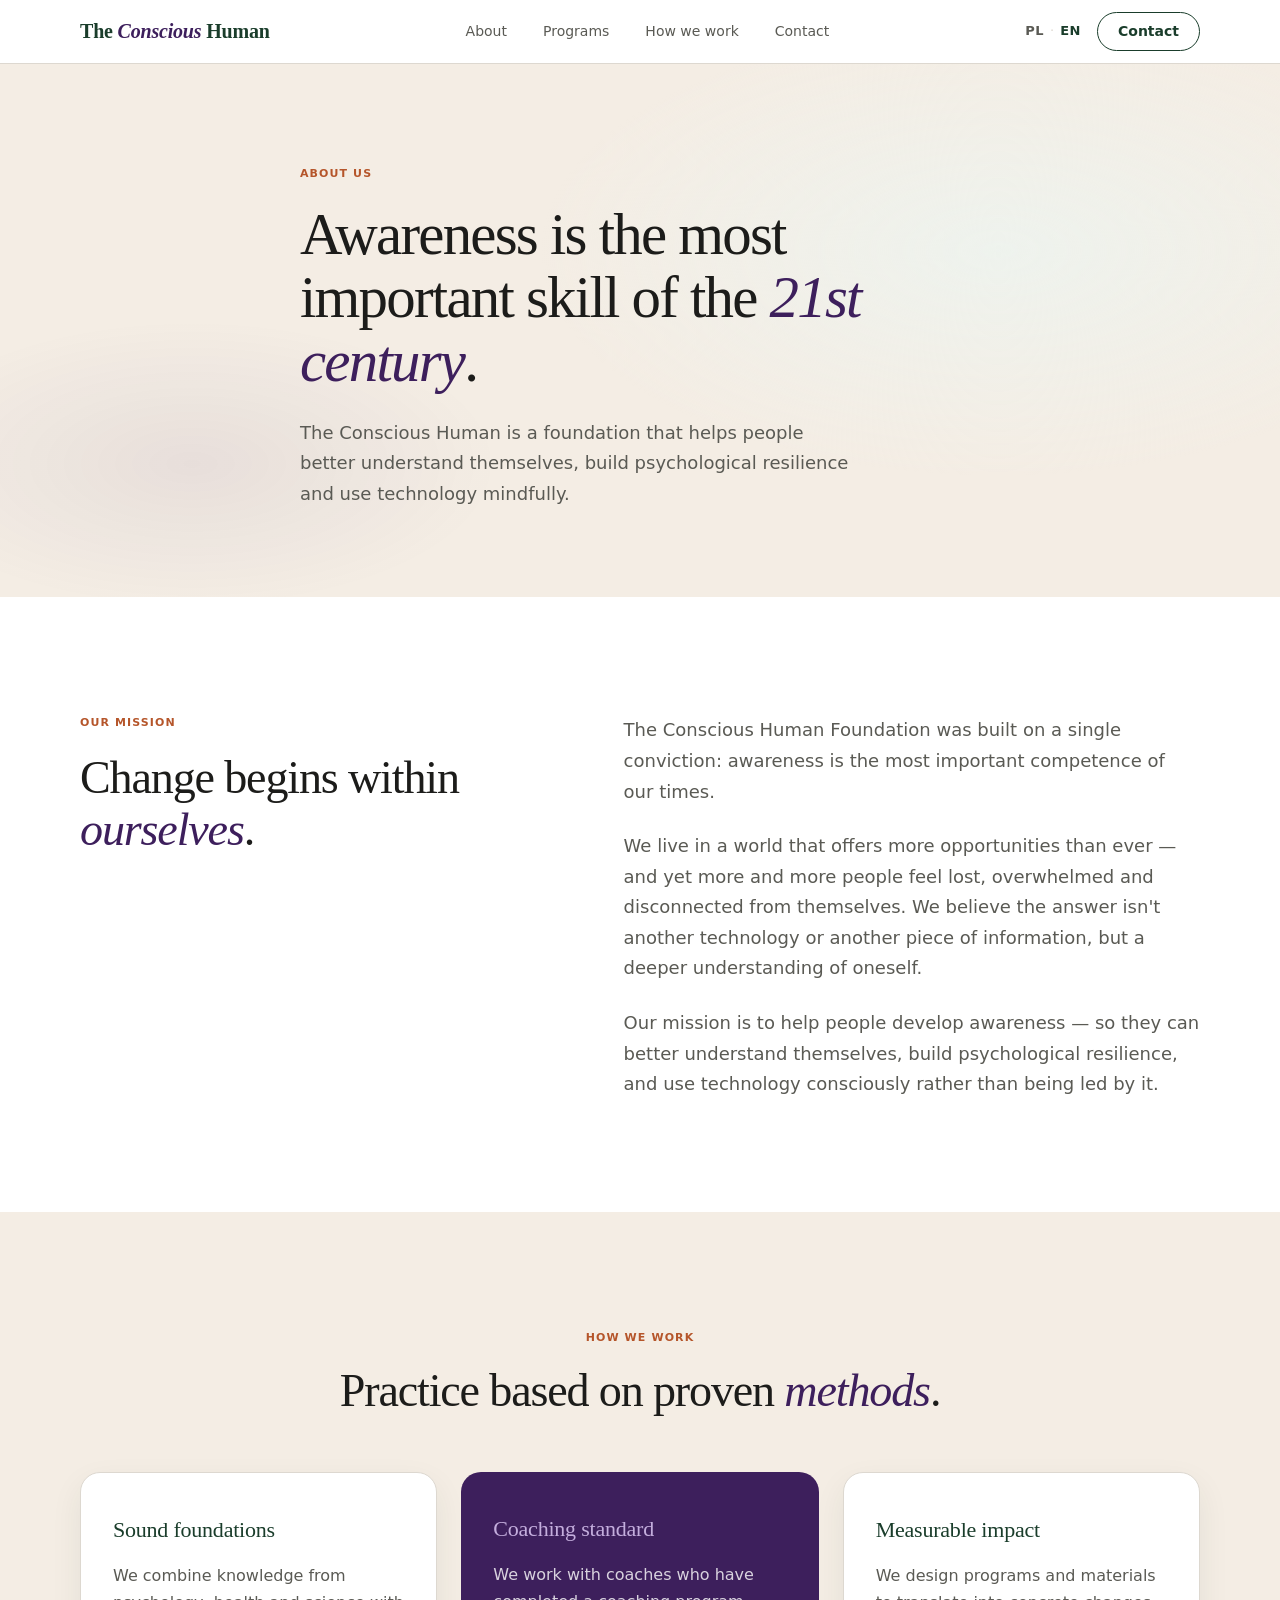
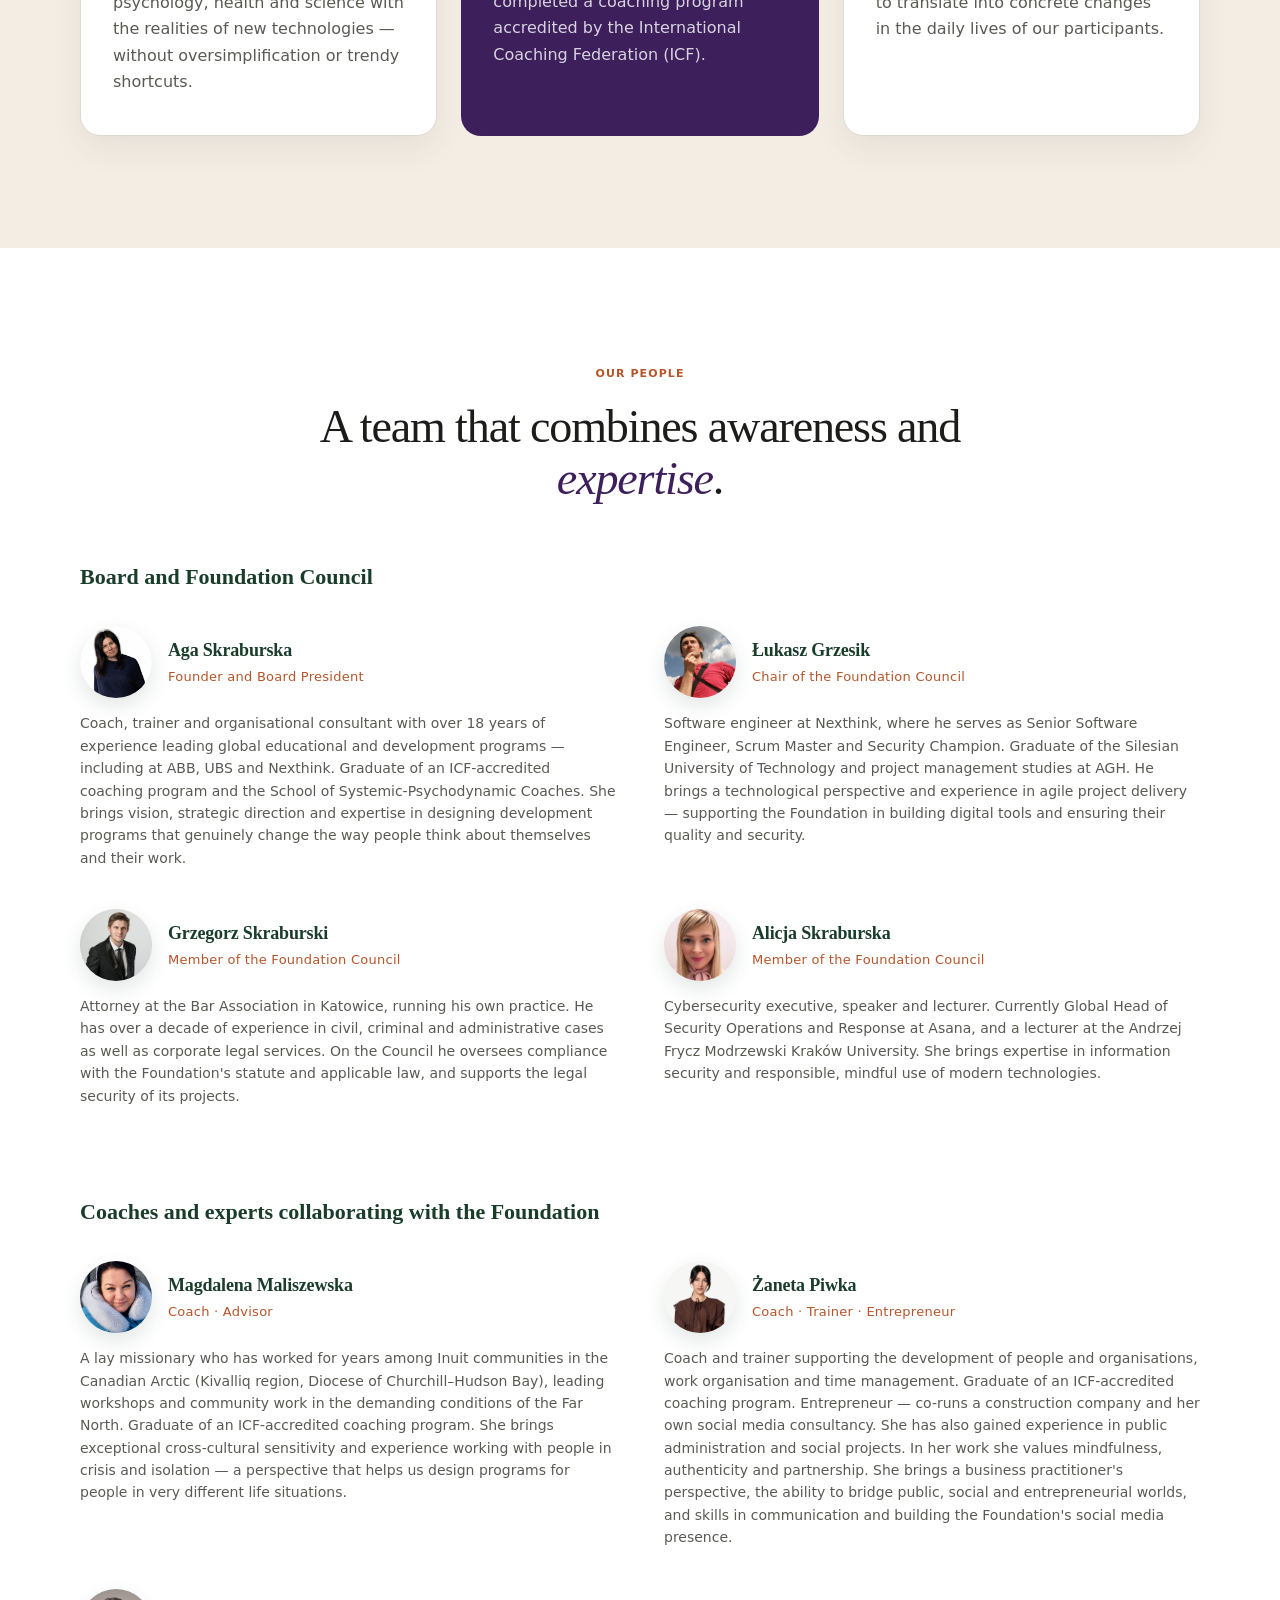
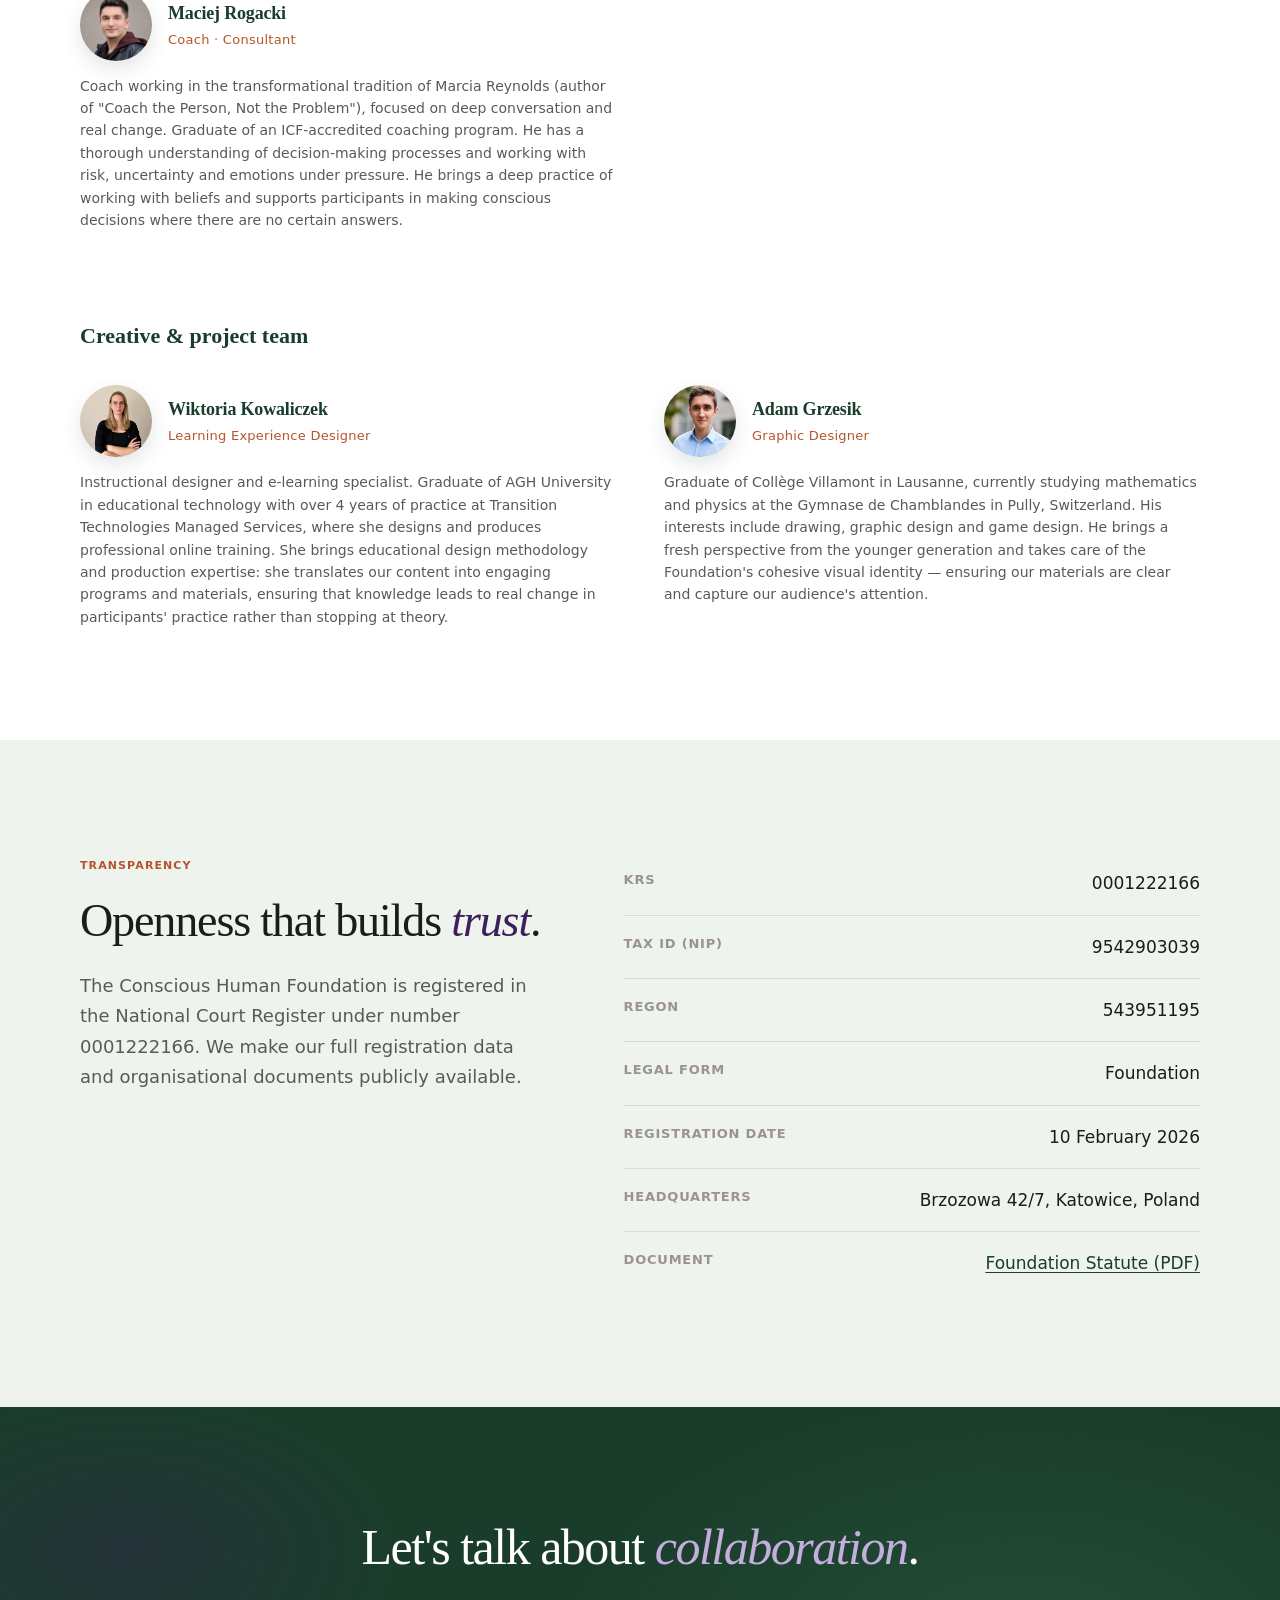
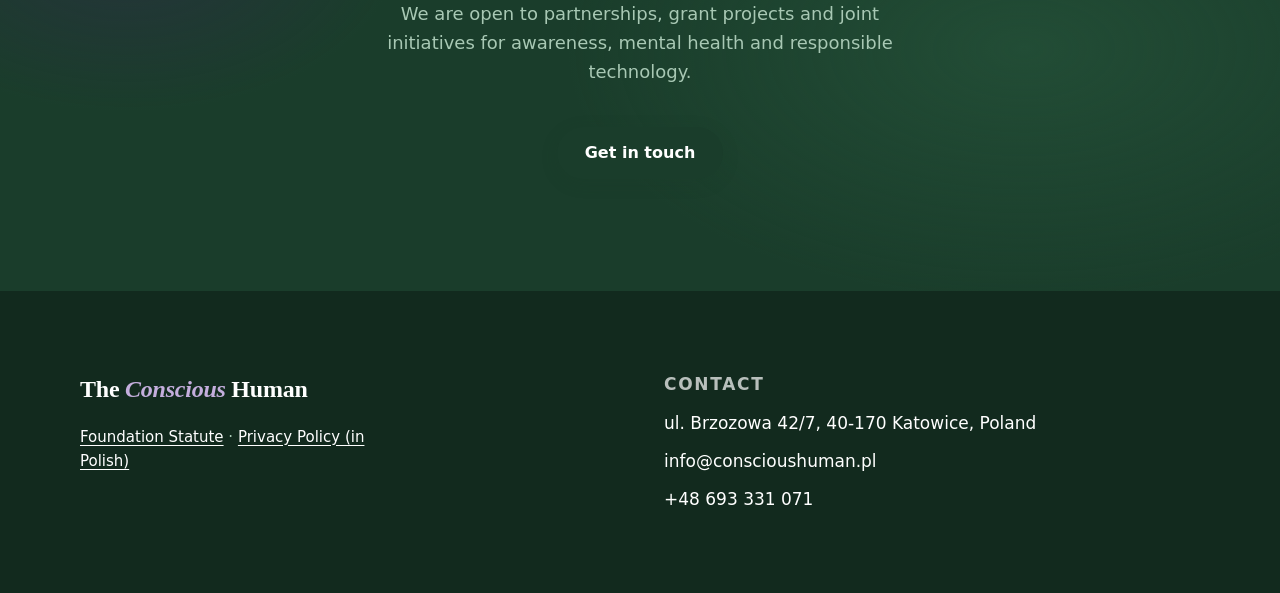
<file: en/about/index.html>
<!DOCTYPE html>
<html lang="en">
<head>
  <meta charset="utf-8">
  <meta name="viewport" content="width=device-width, initial-scale=1">
  <title>About us — The Conscious Human</title>
  <meta name="description" content="The Conscious Human is a foundation that helps people better understand themselves, build psychological resilience and use technology mindfully.">
  <link rel="preconnect" href="https://fonts.googleapis.com">
  <link rel="preconnect" href="https://fonts.gstatic.com" crossorigin>
  <link href="https://fonts.googleapis.com/css2?family=DM+Sans:wght@400;500;700&family=Fraunces:ital,wght@0,300;0,400;0,600;1,300;1,400;1,600&display=swap" rel="stylesheet">
  <link rel="icon" type="image/png" href="../../favicon.png">
  <link rel="stylesheet" href="../../css/style.css">
  <style>
    .people-grid {
      display: grid;
      grid-template-columns: repeat(2, 1fr);
      gap: 40px 48px;
    }
    .people-section-title {
      font-family: var(--font-display);
      font-weight: 600;
      font-size: 22px;
      color: var(--primary);
      margin: 0 0 32px;
    }
    .person-card {
      display: flex;
      flex-direction: column;
      gap: 14px;
      min-width: 0;
    }
    .person-header {
      display: flex;
      align-items: center;
      gap: 16px;
    }
    .person-photo {
      width: 72px;
      height: 72px;
      object-fit: cover;
      border-radius: 50%;
      box-shadow: 0 8px 20px rgba(26,61,43,0.12);
      background: #eee8dd;
      flex: 0 0 auto;
    }
    .person-name {
      font-family: var(--font-display);
      font-weight: 600;
      font-size: 18px;
      letter-spacing: -0.01em;
      color: var(--primary);
      margin: 0;
    }
    .person-role {
      font-size: 13px;
      font-weight: 500;
      letter-spacing: 0.02em;
      color: var(--terra);
      margin: 2px 0 0;
    }
    .person-bio {
      font-size: 14px;
      line-height: 1.6;
      color: var(--ink-mute);
      margin: 0;
    }
    .krs-row {
      display: flex;
      justify-content: space-between;
      gap: 24px;
      padding: 18px 0;
      border-bottom: 1px solid var(--hairline);
    }
    .krs-row:last-child { border-bottom: none; }
    .krs-label {
      font-size: 13px;
      font-weight: 700;
      letter-spacing: 0.06em;
      text-transform: uppercase;
      color: #9a948c;
    }
    .krs-value {
      font-size: 17px;
      color: var(--ink);
      text-align: right;
    }
    .krs-value a {
      color: var(--primary);
      text-decoration: underline;
      text-underline-offset: 3px;
    }
    .contact-band {
      padding: 112px 40px;
      background:
        radial-gradient(ellipse 55% 80% at 80% 50%, rgba(42,92,64,0.5) 0%, transparent 65%),
        radial-gradient(ellipse 35% 55% at 10% 30%, rgba(61,31,92,0.3) 0%, transparent 60%),
        var(--primary);
      text-align: center;
    }
    .contact-band__inner { max-width: 680px; margin: 0 auto; }
    .contact-band__h2 {
      font-family: var(--font-display);
      font-weight: 400;
      font-size: clamp(32px, 4.4vw, 50px);
      line-height: 1.15;
      letter-spacing: -0.03em;
      color: #fff;
      margin: 0;
    }
    .contact-band__h2 em { color: var(--violet-mute); }
    .contact-band__sub {
      font-size: 18px;
      line-height: 1.6;
      color: var(--on-primary-mute);
      margin: 24px auto 40px;
      max-width: 520px;
    }
    .about-hero {
      padding: 96px 0 88px;
      background:
        radial-gradient(ellipse 55% 65% at 78% 35%, rgba(238,243,238,0.95) 0%, transparent 65%),
        radial-gradient(ellipse 40% 45% at 15% 75%, rgba(61,31,92,0.07) 0%, transparent 60%),
        var(--canvas-cream);
    }
    .about-hero__inner { max-width: 760px; }
    @media (max-width: 900px) {
      .people-grid { grid-template-columns: 1fr; }
      .contact-band { padding: 80px 24px; }
    }
  </style>
</head>
<body>

  <!-- Nav -->
  <nav class="nav">
    <div class="wrap nav__inner">
      <a href="/en/" class="nav__logo">The <em>Conscious</em> Human</a>
      <div class="nav__links">
        <a href="/en/about/" class="nav__link">About</a>
        <a href="/en/programs/" class="nav__link">Programs</a>
        <a href="/en/#how-we-work" class="nav__link">How we work</a>
        <a href="/en/#contact" class="nav__link">Contact</a>
      </div>
      <div class="nav__actions">
        <div class="lang-switch">
          <a href="/o-fundacji/" class="lang-switch__item">PL</a>
          <span class="lang-switch__sep">·</span>
          <span class="lang-switch__item lang-switch__item--active">EN</span>
        </div>
        <a href="/en/#contact" class="btn btn--nav">Contact</a>
      </div>
    </div>
  </nav>

  <!-- Hero -->
  <header class="about-hero">
    <div class="wrap about-hero__inner">
      <span class="eyebrow">About us</span>
      <h1 class="hero__h1" style="margin-top: 18px;">Awareness is the most important skill of the <em>21st century</em>.</h1>
      <p class="body-lg" style="max-width: 560px; margin-top: 24px;">The Conscious Human is a foundation that helps people better understand themselves, build psychological resilience and use technology mindfully.</p>
    </div>
  </header>

  <!-- Mission -->
  <section class="section section--white">
    <div class="wrap section__grid2 section__grid2--about">
      <div class="about__header">
        <span class="eyebrow">Our mission</span>
        <h2 class="h2" style="margin-top: 18px;">Change begins within <em>ourselves</em>.</h2>
      </div>
      <div class="about__body">
        <p class="body-lg">The Conscious Human Foundation was built on a single conviction: awareness is the most important competence of our times.</p>
        <p class="body-lg">We live in a world that offers more opportunities than ever — and yet more and more people feel lost, overwhelmed and disconnected from themselves. We believe the answer isn't another technology or another piece of information, but a deeper understanding of oneself.</p>
        <p class="body-lg">Our mission is to help people develop awareness — so they can better understand themselves, build psychological resilience, and use technology consciously rather than being led by it.</p>
      </div>
    </div>
  </section>

  <!-- How we work -->
  <section class="section section--cream">
    <div class="wrap">
      <div class="section__intro">
        <span class="eyebrow">How we work</span>
        <h2 class="h2" style="margin-top: 16px;">Practice based on proven <em>methods</em>.</h2>
      </div>
      <div class="cards">
        <div class="card card--plain">
          <span class="card__eyebrow">Sound foundations</span>
          <p class="card__body">We combine knowledge from psychology, health and science with the realities of new technologies — without oversimplification or trendy shortcuts.</p>
        </div>
        <div class="card card--violet">
          <span class="card__eyebrow">Coaching standard</span>
          <p class="card__body">We work with coaches who have completed a coaching program accredited by the International Coaching Federation (ICF).</p>
        </div>
        <div class="card card--plain">
          <span class="card__eyebrow">Measurable impact</span>
          <p class="card__body">We design programs and materials to translate into concrete changes in the daily lives of our participants.</p>
        </div>
      </div>
    </div>
  </section>

  <!-- Our people -->
  <section id="people" class="section section--white">
    <div class="wrap">
      <div class="section__intro">
        <span class="eyebrow">Our people</span>
        <h2 class="h2" style="margin-top: 16px;">A team that combines awareness and <em>expertise</em>.</h2>
      </div>

      <h3 class="people-section-title">Board and Foundation Council</h3>
      <div class="people-grid" style="margin-bottom: 88px;">
        <div class="person-card">
          <div class="person-header">
            <img class="person-photo" src="../../Aga nieb.jpg" alt="Aga Skraburska" style="object-position: center 10%;">
            <div>
              <p class="person-name">Aga Skraburska</p>
              <p class="person-role">Founder and Board President</p>
            </div>
          </div>
          <p class="person-bio">Coach, trainer and organisational consultant with over 18 years of experience leading global educational and development programs — including at ABB, UBS and Nexthink. Graduate of an ICF-accredited coaching program and the School of Systemic-Psychodynamic Coaches. She brings vision, strategic direction and expertise in designing development programs that genuinely change the way people think about themselves and their work.</p>
        </div>
        <div class="person-card">
          <div class="person-header">
            <img class="person-photo" src="../../Lukasz Grzesik.jpeg" alt="Łukasz Grzesik">
            <div>
              <p class="person-name">Łukasz Grzesik</p>
              <p class="person-role">Chair of the Foundation Council</p>
            </div>
          </div>
          <p class="person-bio">Software engineer at Nexthink, where he serves as Senior Software Engineer, Scrum Master and Security Champion. Graduate of the Silesian University of Technology and project management studies at AGH. He brings a technological perspective and experience in agile project delivery — supporting the Foundation in building digital tools and ensuring their quality and security.</p>
        </div>
        <div class="person-card">
          <div class="person-header">
            <img class="person-photo" src="../../Grzegorz Skraburski.jpg" alt="Grzegorz Skraburski" style="object-position: center 10%;">
            <div>
              <p class="person-name">Grzegorz Skraburski</p>
              <p class="person-role">Member of the Foundation Council</p>
            </div>
          </div>
          <p class="person-bio">Attorney at the Bar Association in Katowice, running his own practice. He has over a decade of experience in civil, criminal and administrative cases as well as corporate legal services. On the Council he oversees compliance with the Foundation's statute and applicable law, and supports the legal security of its projects.</p>
        </div>
        <div class="person-card">
          <div class="person-header">
            <img class="person-photo" src="../../Alicja Skraburska.jpeg" alt="Alicja Skraburska">
            <div>
              <p class="person-name">Alicja Skraburska</p>
              <p class="person-role">Member of the Foundation Council</p>
            </div>
          </div>
          <p class="person-bio">Cybersecurity executive, speaker and lecturer. Currently Global Head of Security Operations and Response at Asana, and a lecturer at the Andrzej Frycz Modrzewski Kraków University. She brings expertise in information security and responsible, mindful use of modern technologies.</p>
        </div>
      </div>

      <h3 class="people-section-title">Coaches and experts collaborating with the Foundation</h3>
      <div class="people-grid" style="margin-bottom: 88px;">
        <div class="person-card">
          <div class="person-header">
            <img class="person-photo" src="../../Magda Maliszewska.png" alt="Magdalena Maliszewska">
            <div>
              <p class="person-name">Magdalena Maliszewska</p>
              <p class="person-role">Coach · Advisor</p>
            </div>
          </div>
          <p class="person-bio">A lay missionary who has worked for years among Inuit communities in the Canadian Arctic (Kivalliq region, Diocese of Churchill–Hudson Bay), leading workshops and community work in the demanding conditions of the Far North. Graduate of an ICF-accredited coaching program. She brings exceptional cross-cultural sensitivity and experience working with people in crisis and isolation — a perspective that helps us design programs for people in very different life situations.</p>
        </div>
        <div class="person-card">
          <div class="person-header">
            <img class="person-photo" src="../../Zaneta Piwka.jpeg" alt="Żaneta Piwka">
            <div>
              <p class="person-name">Żaneta Piwka</p>
              <p class="person-role">Coach · Trainer · Entrepreneur</p>
            </div>
          </div>
          <p class="person-bio">Coach and trainer supporting the development of people and organisations, work organisation and time management. Graduate of an ICF-accredited coaching program. Entrepreneur — co-runs a construction company and her own social media consultancy. She has also gained experience in public administration and social projects. In her work she values mindfulness, authenticity and partnership. She brings a business practitioner's perspective, the ability to bridge public, social and entrepreneurial worlds, and skills in communication and building the Foundation's social media presence.</p>
        </div>
        <div class="person-card">
          <div class="person-header">
            <img class="person-photo" src="../../Maciej Rogacki.jpeg" alt="Maciej Rogacki">
            <div>
              <p class="person-name">Maciej Rogacki</p>
              <p class="person-role">Coach · Consultant</p>
            </div>
          </div>
          <p class="person-bio">Coach working in the transformational tradition of Marcia Reynolds (author of "Coach the Person, Not the Problem"), focused on deep conversation and real change. Graduate of an ICF-accredited coaching program. He has a thorough understanding of decision-making processes and working with risk, uncertainty and emotions under pressure. He brings a deep practice of working with beliefs and supports participants in making conscious decisions where there are no certain answers.</p>
        </div>
      </div>

      <h3 class="people-section-title">Creative & project team</h3>
      <div class="people-grid">
        <div class="person-card">
          <div class="person-header">
            <img class="person-photo" src="../../Wiktoria Kowaliczek.jpeg" alt="Wiktoria Kowaliczek">
            <div>
              <p class="person-name">Wiktoria Kowaliczek</p>
              <p class="person-role">Learning Experience Designer</p>
            </div>
          </div>
          <p class="person-bio">Instructional designer and e-learning specialist. Graduate of AGH University in educational technology with over 4 years of practice at Transition Technologies Managed Services, where she designs and produces professional online training. She brings educational design methodology and production expertise: she translates our content into engaging programs and materials, ensuring that knowledge leads to real change in participants' practice rather than stopping at theory.</p>
        </div>
        <div class="person-card">
          <div class="person-header">
            <img class="person-photo" src="../../Adam Grzesik.png" alt="Adam Grzesik">
            <div>
              <p class="person-name">Adam Grzesik</p>
              <p class="person-role">Graphic Designer</p>
            </div>
          </div>
          <p class="person-bio">Graduate of Collège Villamont in Lausanne, currently studying mathematics and physics at the Gymnase de Chamblandes in Pully, Switzerland. His interests include drawing, graphic design and game design. He brings a fresh perspective from the younger generation and takes care of the Foundation's cohesive visual identity — ensuring our materials are clear and capture our audience's attention.</p>
        </div>
      </div>
    </div>
  </section>

  <!-- Transparency -->
  <section id="transparency" class="section section--sage">
    <div class="wrap section__grid2 section__grid2--about">
      <div class="about__header">
        <span class="eyebrow">Transparency</span>
        <h2 class="h2" style="margin-top: 18px;">Openness that builds <em>trust</em>.</h2>
        <p class="body-lg" style="margin-top: 24px;">The Conscious Human Foundation is registered in the National Court Register under number 0001222166. We make our full registration data and organisational documents publicly available.</p>
      </div>
      <div>
        <div class="krs-row"><span class="krs-label">KRS</span><span class="krs-value">0001222166</span></div>
        <div class="krs-row"><span class="krs-label">Tax ID (NIP)</span><span class="krs-value">9542903039</span></div>
        <div class="krs-row"><span class="krs-label">REGON</span><span class="krs-value">543951195</span></div>
        <div class="krs-row"><span class="krs-label">Legal form</span><span class="krs-value">Foundation</span></div>
        <div class="krs-row"><span class="krs-label">Registration date</span><span class="krs-value">10 February 2026</span></div>
        <div class="krs-row"><span class="krs-label">Headquarters</span><span class="krs-value">Brzozowa 42/7, Katowice, Poland</span></div>
        <div class="krs-row"><span class="krs-label">Document</span><span class="krs-value"><a href="../../statut-fundacji.pdf" target="_blank">Foundation Statute (PDF)</a></span></div>
      </div>
    </div>
  </section>

  <!-- Contact -->
  <div class="contact-band">
    <div class="contact-band__inner">
      <h2 class="contact-band__h2">Let's talk about <em>collaboration</em>.</h2>
      <p class="contact-band__sub">We are open to partnerships, grant projects and joint initiatives for awareness, mental health and responsible technology.</p>
      <a href="/en/#contact" class="btn btn--primary">Get in touch</a>
    </div>
  </div>

  <!-- Footer -->
  <footer id="contact" class="footer">
    <div class="wrap footer__inner">
      <div class="footer__brand">
        <span class="footer__logo">The <em>Conscious</em> Human</span>
        <p class="footer__note"><a href="../../statut-fundacji.pdf" target="_blank">Foundation Statute</a> · <a href="../../polityka-prywatnosci/">Privacy Policy (in Polish)</a></p>
      </div>
      <div class="footer__contact">
        <span class="footer__label">Contact</span>
        <span>ul. Brzozowa 42/7, 40-170 Katowice, Poland</span>
        <a href="mailto:info@conscioushuman.pl">info@conscioushuman.pl</a>
        <a href="tel:+48693331071">+48 693 331 071</a>
      </div>
    </div>
  </footer>

</body>
</html>
</file>
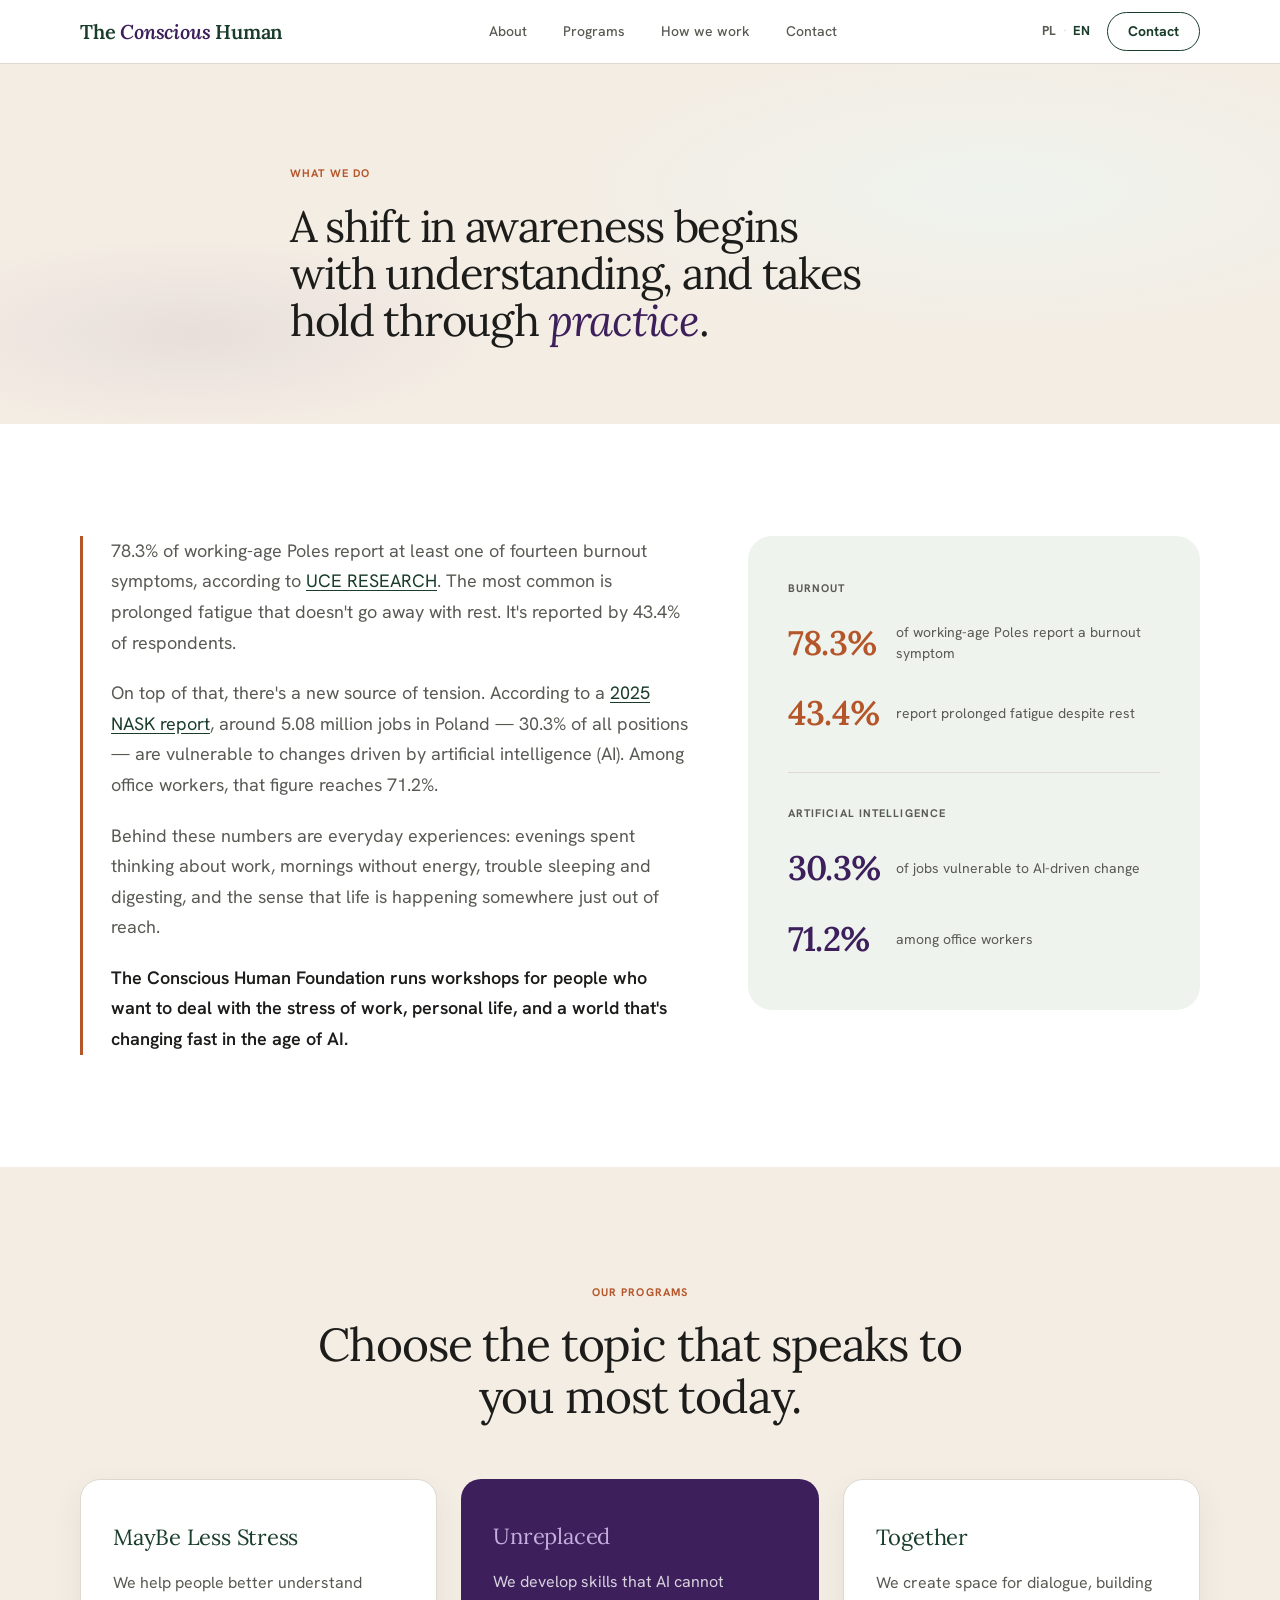
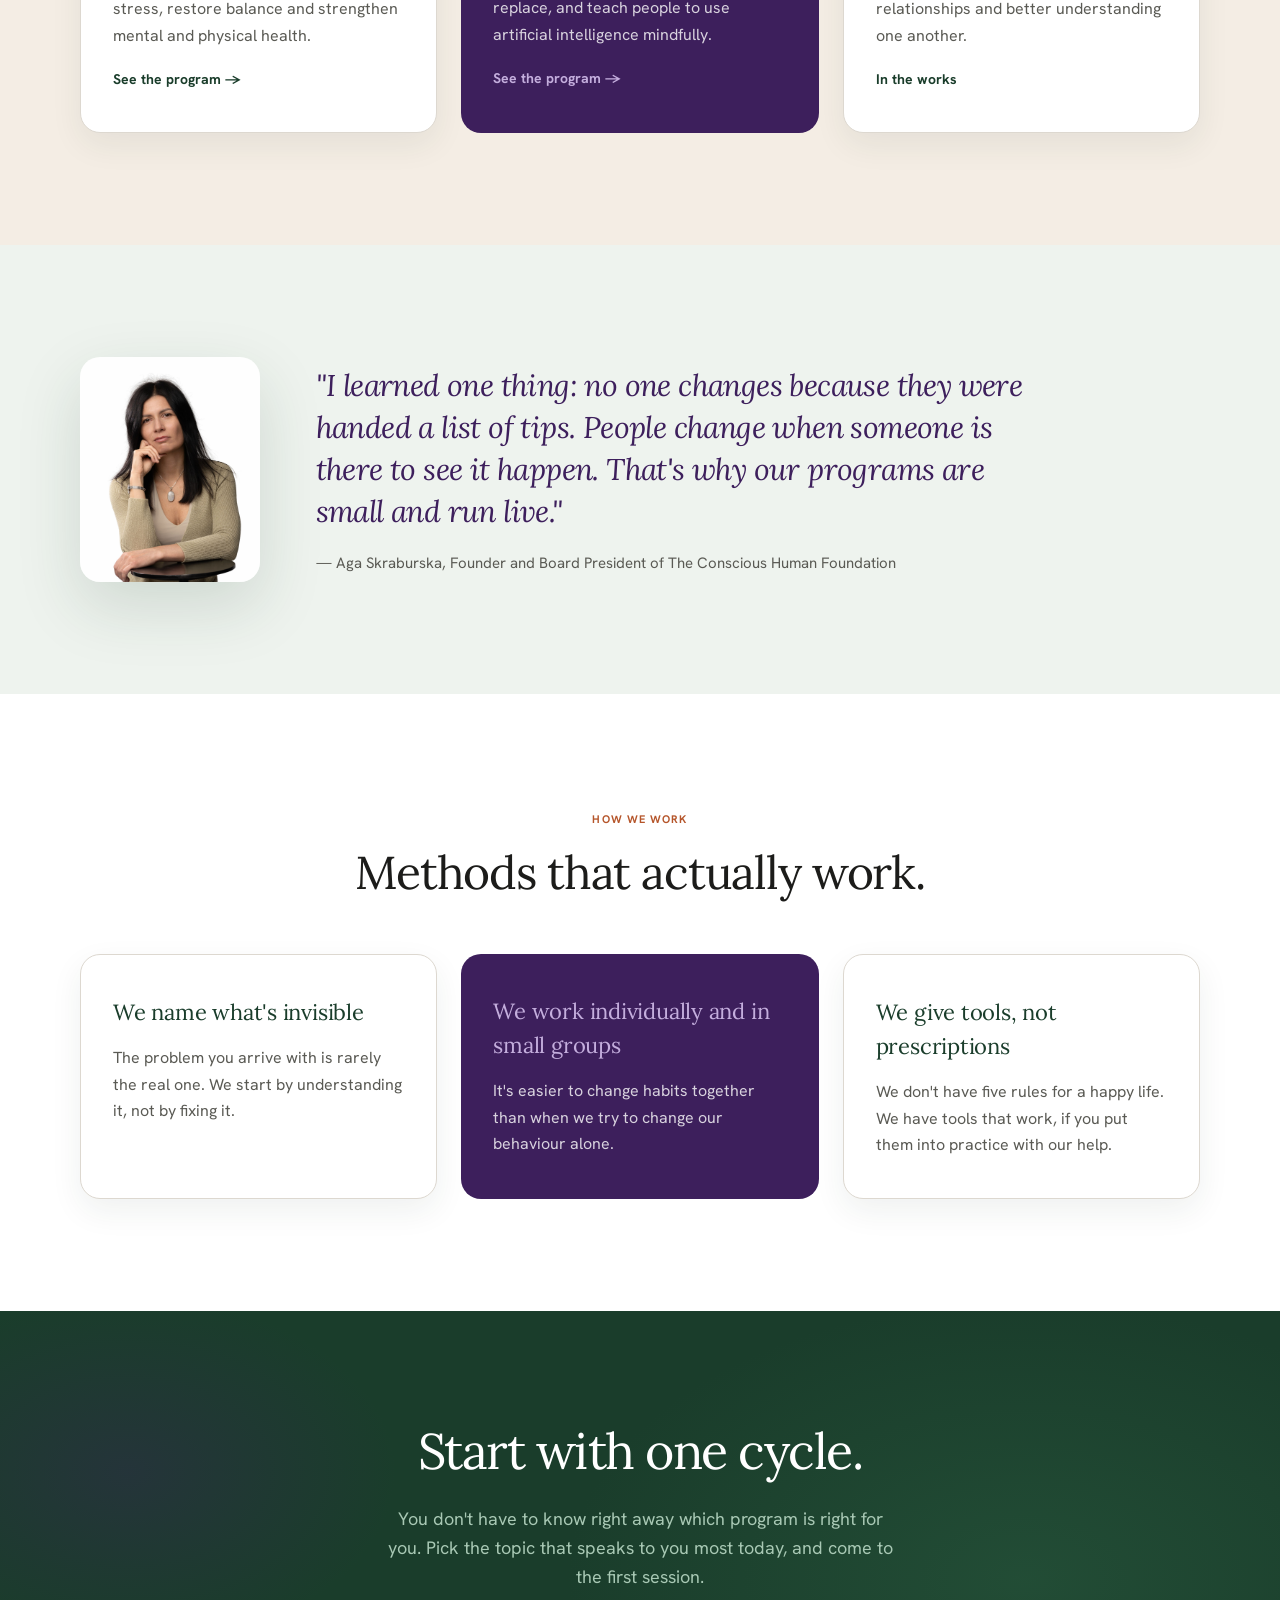
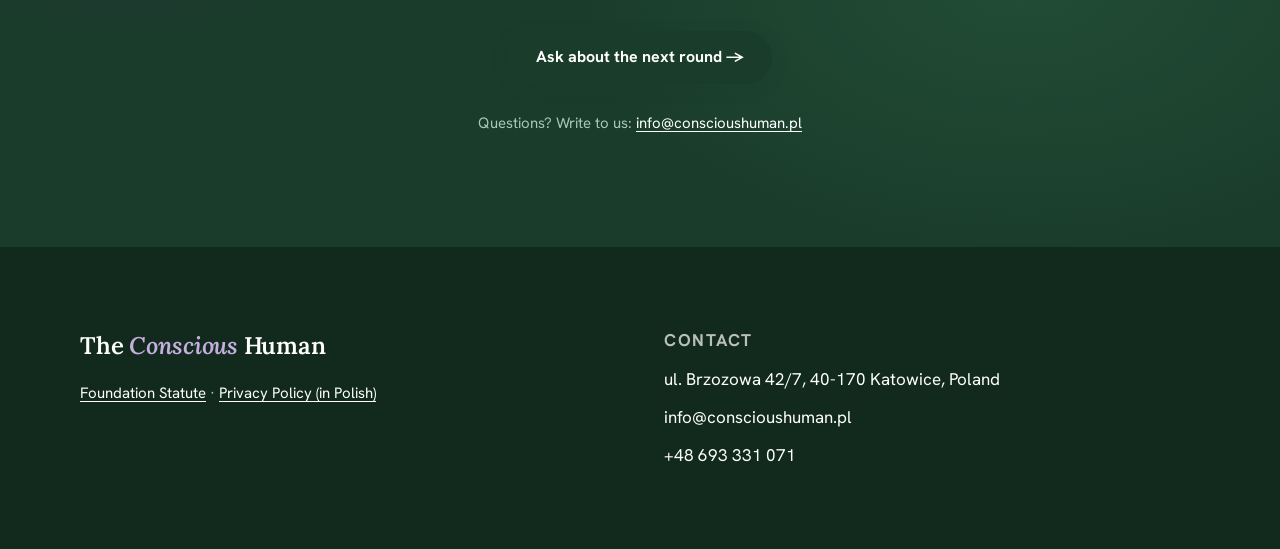
<file: en/programs/index.html>
<!DOCTYPE html>
<html lang="en">
<head>
  <meta charset="utf-8">
  <meta name="viewport" content="width=device-width, initial-scale=1">
  <title>Programs — The Conscious Human</title>
  <meta name="description" content="Workshop programs from The Conscious Human: burnout and stress prevention, skills for the AI era, and circles for women and men.">
  <link rel="preconnect" href="https://fonts.googleapis.com">
  <link rel="preconnect" href="https://fonts.gstatic.com" crossorigin>
  <link href="https://fonts.googleapis.com/css2?family=Hanken+Grotesk:wght@400;500;700&family=Lora:ital,wght@0,400;0,600;1,400;1,600&display=swap" rel="stylesheet">
  <link rel="icon" type="image/png" href="../../favicon.png">
  <link rel="stylesheet" href="../../css/style.css">
  <style>
    /* ── Programs hero ── */
    .programs-hero {
      padding: 96px 0 80px;
      background:
        radial-gradient(ellipse 55% 65% at 78% 35%, rgba(238,243,238,0.95) 0%, transparent 65%),
        radial-gradient(ellipse 40% 45% at 15% 75%, rgba(61,31,92,0.07) 0%, transparent 60%),
        var(--canvas-cream);
    }
    .programs-hero__inner { max-width: 780px; }
    .programs-hero__inner .hero__h1 { font-size: clamp(30px, 3.4vw, 44px); }

    /* ── Lead grid (text + stats visual) ── */
    .lead-grid {
      display: grid;
      grid-template-columns: 1.15fr 0.85fr;
      gap: 56px;
      align-items: start;
    }

    /* ── Lead block (stats text) ── */
    .lead-block {
      border-left: 3px solid var(--terra);
      padding-left: 28px;
      display: flex;
      flex-direction: column;
      gap: 20px;
    }
    .lead-block p {
      font-size: 18px;
      line-height: 1.7;
      color: var(--ink-mute);
    }
    .lead-block p strong {
      color: var(--ink);
      font-weight: 600;
    }
    .lead-block a {
      color: var(--primary);
      text-decoration: underline;
      text-underline-offset: 3px;
    }

    /* ── Stats visual ── */
    .stats-visual {
      background: var(--canvas-sage);
      border-radius: 24px;
      padding: 44px 40px;
      display: flex;
      flex-direction: column;
      gap: 32px;
    }
    .stats-visual__group {
      display: flex;
      flex-direction: column;
      gap: 18px;
    }
    .stats-visual__group-label {
      display: block;
      font-size: 11px;
      font-weight: 700;
      letter-spacing: 0.1em;
      text-transform: uppercase;
      color: var(--ink-mute);
      margin-bottom: 2px;
    }
    .stats-visual__row {
      display: flex;
      align-items: center;
      gap: 16px;
    }
    .stats-visual__num {
      font-family: var(--font-display);
      font-size: 34px;
      font-weight: 600;
      letter-spacing: -0.02em;
      flex-shrink: 0;
      min-width: 92px;
    }
    .stats-visual__num--terra { color: var(--terra); }
    .stats-visual__num--violet { color: var(--violet); }
    .stats-visual__label {
      font-size: 14px;
      line-height: 1.5;
      color: var(--ink-mute);
    }
    .stats-visual__divider {
      height: 1px;
      background: var(--hairline);
    }

    /* ── Quote block ── */
    .quote-block { max-width: 720px; }
    .founder__photo-wrap { max-width: 180px; }
    .founder-grid--compact { grid-template-columns: 0.35fr 1.65fr; gap: 48px; }
    .quote-block__text {
      font-family: var(--font-display);
      font-style: italic;
      font-weight: 400;
      font-size: clamp(22px, 2.4vw, 30px);
      line-height: 1.4;
      letter-spacing: -0.02em;
      color: var(--violet);
    }
    .quote-block__attr {
      margin-top: 20px;
      font-size: 15px;
      color: var(--ink-mute);
    }

    /* ── Contact band ── */
    .contact-band {
      padding: 112px 40px;
      background:
        radial-gradient(ellipse 55% 80% at 80% 50%, rgba(42,92,64,0.5) 0%, transparent 65%),
        radial-gradient(ellipse 35% 55% at 10% 30%, rgba(61,31,92,0.3) 0%, transparent 60%),
        var(--primary);
      text-align: center;
    }
    .contact-band__inner { max-width: 680px; margin: 0 auto; }
    .contact-band__h2 {
      font-family: var(--font-display);
      font-weight: 400;
      font-size: clamp(32px, 4.4vw, 50px);
      line-height: 1.15;
      letter-spacing: -0.03em;
      color: #fff;
      margin: 0;
    }
    .contact-band__sub {
      font-size: 18px;
      line-height: 1.6;
      color: var(--on-primary-mute);
      margin: 24px auto 40px;
      max-width: 520px;
    }
    .contact-band__note {
      margin-top: 28px;
      font-size: 15px;
      color: var(--on-primary-mute);
    }
    .contact-band__note a {
      color: #fff;
      text-decoration: underline;
      text-underline-offset: 3px;
    }

    @media (max-width: 900px) {
      .contact-band { padding: 80px 24px; }
      .lead-grid { grid-template-columns: 1fr; gap: 40px; }
      .stats-visual { padding: 32px 28px; }
      .founder-grid--compact { grid-template-columns: 1fr; }
      .founder__photo-wrap { max-width: 220px; }
    }
  </style>
</head>
<body>

  <!-- Nav -->
  <nav class="nav">
    <div class="wrap nav__inner">
      <a href="/en/" class="nav__logo">The <em>Conscious</em> Human</a>
      <div class="nav__links">
        <a href="/en/about/" class="nav__link">About</a>
        <a href="/en/programs/" class="nav__link">Programs</a>
        <a href="/en/#how-we-work" class="nav__link">How we work</a>
        <a href="/en/#contact" class="nav__link">Contact</a>
      </div>
      <div class="nav__actions">
        <div class="lang-switch">
          <a href="/programy/" class="lang-switch__item">PL</a>
          <span class="lang-switch__sep">·</span>
          <span class="lang-switch__item lang-switch__item--active">EN</span>
        </div>
        <a href="/en/#contact" class="btn btn--nav">Contact</a>
      </div>
    </div>
  </nav>

  <!-- Hero -->
  <header class="programs-hero">
    <div class="wrap programs-hero__inner">
      <span class="eyebrow">What we do</span>
      <h1 class="hero__h1" style="margin-top: 18px;">A shift in awareness begins<br>with understanding, and takes<br>hold through <em>practice</em>.</h1>
    </div>
  </header>

  <!-- Lead / data -->
  <section class="section section--white">
    <div class="wrap">
      <div class="lead-grid">
        <div class="lead-block">
          <p>78.3% of working-age Poles report at least one of fourteen burnout symptoms, according to <a href="https://uce-pl.com/news/polacy-coraz-bardziej-wypaleni-zawodowo" target="_blank" rel="noopener">UCE RESEARCH</a>. The most common is prolonged fatigue that doesn't go away with rest. It's reported by 43.4% of respondents.</p>
          <p>On top of that, there's a new source of tension. According to a <a href="https://www.nask.pl/magazyn/generatywna-sztuczna-inteligencja-a-polski-rynek-pracy" target="_blank" rel="noopener">2025 NASK report</a>, around 5.08 million jobs in Poland — 30.3% of all positions — are vulnerable to changes driven by artificial intelligence (AI). Among office workers, that figure reaches 71.2%.</p>
          <p>Behind these numbers are everyday experiences: evenings spent thinking about work, mornings without energy, trouble sleeping and digesting, and the sense that life is happening somewhere just out of reach.</p>
          <p><strong>The Conscious Human Foundation runs workshops for people who want to deal with the stress of work, personal life, and a world that's changing fast in the age of AI.</strong></p>
        </div>
        <div class="stats-visual" aria-hidden="true">
          <div class="stats-visual__group">
            <span class="stats-visual__group-label">Burnout</span>
            <div class="stats-visual__row">
              <span class="stats-visual__num stats-visual__num--terra">78.3%</span>
              <span class="stats-visual__label">of working-age Poles report a burnout symptom</span>
            </div>
            <div class="stats-visual__row">
              <span class="stats-visual__num stats-visual__num--terra">43.4%</span>
              <span class="stats-visual__label">report prolonged fatigue despite rest</span>
            </div>
          </div>
          <div class="stats-visual__divider"></div>
          <div class="stats-visual__group">
            <span class="stats-visual__group-label">Artificial intelligence</span>
            <div class="stats-visual__row">
              <span class="stats-visual__num stats-visual__num--violet">30.3%</span>
              <span class="stats-visual__label">of jobs vulnerable to AI-driven change</span>
            </div>
            <div class="stats-visual__row">
              <span class="stats-visual__num stats-visual__num--violet">71.2%</span>
              <span class="stats-visual__label">among office workers</span>
            </div>
          </div>
        </div>
      </div>
    </div>
  </section>

  <!-- Program tiles -->
  <section class="section section--cream">
    <div class="wrap">
      <div class="section__intro">
        <span class="eyebrow">Our programs</span>
        <h2 class="h2" style="margin-top: 16px;">Choose the topic that speaks to you most today.</h2>
      </div>
      <div class="cards">
        <a href="maybe-less-stress/" class="card card--plain">
          <span class="card__eyebrow">MayBe Less Stress</span>
          <p class="card__body">We help people better understand stress, restore balance and strengthen mental and physical health.</p>
          <span class="card__cta">See the program →</span>
        </a>
        <a href="unreplaced/" class="card card--violet">
          <span class="card__eyebrow">Unreplaced</span>
          <p class="card__body">We develop skills that AI cannot replace, and teach people to use artificial intelligence mindfully.</p>
          <span class="card__cta">See the program →</span>
        </a>
        <div id="together" class="card card--plain">
          <span class="card__eyebrow">Together</span>
          <p class="card__body">We create space for dialogue, building relationships and better understanding one another.</p>
          <span class="card__cta">In the works</span>
        </div>
      </div>
    </div>
  </section>

  <!-- Founder's quote -->
  <section class="section section--sage">
    <div class="wrap section__grid2 section__grid2--founder founder-grid--compact">
      <div class="founder__photo-wrap">
        <img src="../../Aga zielony.jpg" alt="Aga Skraburska" class="founder__photo" loading="lazy">
      </div>
      <div class="quote-block">
        <p class="quote-block__text">"I learned one thing: no one changes because they were handed a list of tips. People change when someone is there to see it happen. That's why our programs are small and run live."</p>
        <p class="quote-block__attr">— Aga Skraburska, Founder and Board President of The Conscious Human Foundation</p>
      </div>
    </div>
  </section>

  <!-- Three principles -->
  <section class="section section--white">
    <div class="wrap">
      <div class="section__intro">
        <span class="eyebrow">How we work</span>
        <h2 class="h2" style="margin-top: 16px;">Methods that actually work.</h2>
      </div>
      <div class="cards">
        <div class="card card--plain">
          <span class="card__eyebrow">We name what's invisible</span>
          <p class="card__body">The problem you arrive with is rarely the real one. We start by understanding it, not by fixing it.</p>
        </div>
        <div class="card card--violet">
          <span class="card__eyebrow">We work individually and in small groups</span>
          <p class="card__body">It's easier to change habits together than when we try to change our behaviour alone.</p>
        </div>
        <div class="card card--plain">
          <span class="card__eyebrow">We give tools, not prescriptions</span>
          <p class="card__body">We don't have five rules for a happy life. We have tools that work, if you put them into practice with our help.</p>
        </div>
      </div>
    </div>
  </section>

  <!-- Contact -->
  <div class="contact-band">
    <div class="contact-band__inner">
      <h2 class="contact-band__h2">Start with one cycle.</h2>
      <p class="contact-band__sub">You don't have to know right away which program is right for you. Pick the topic that speaks to you most today, and come to the first session.</p>
      <a href="mailto:info@conscioushuman.pl" class="btn btn--primary">Ask about the next round →</a>
      <p class="contact-band__note">Questions? Write to us: <a href="mailto:info@conscioushuman.pl">info@conscioushuman.pl</a></p>
    </div>
  </div>

  <!-- Footer -->
  <footer id="contact" class="footer">
    <div class="wrap footer__inner">
      <div class="footer__brand">
        <span class="footer__logo">The <em>Conscious</em> Human</span>
        <p class="footer__note"><a href="../../statut-fundacji.pdf" target="_blank">Foundation Statute</a> · <a href="../../polityka-prywatnosci/">Privacy Policy (in Polish)</a></p>
      </div>
      <div class="footer__contact">
        <span class="footer__label">Contact</span>
        <span>ul. Brzozowa 42/7, 40-170 Katowice, Poland</span>
        <a href="mailto:info@conscioushuman.pl">info@conscioushuman.pl</a>
        <a href="tel:+48693331071">+48 693 331 071</a>
      </div>
    </div>
  </footer>

</body>
</html>
</file>
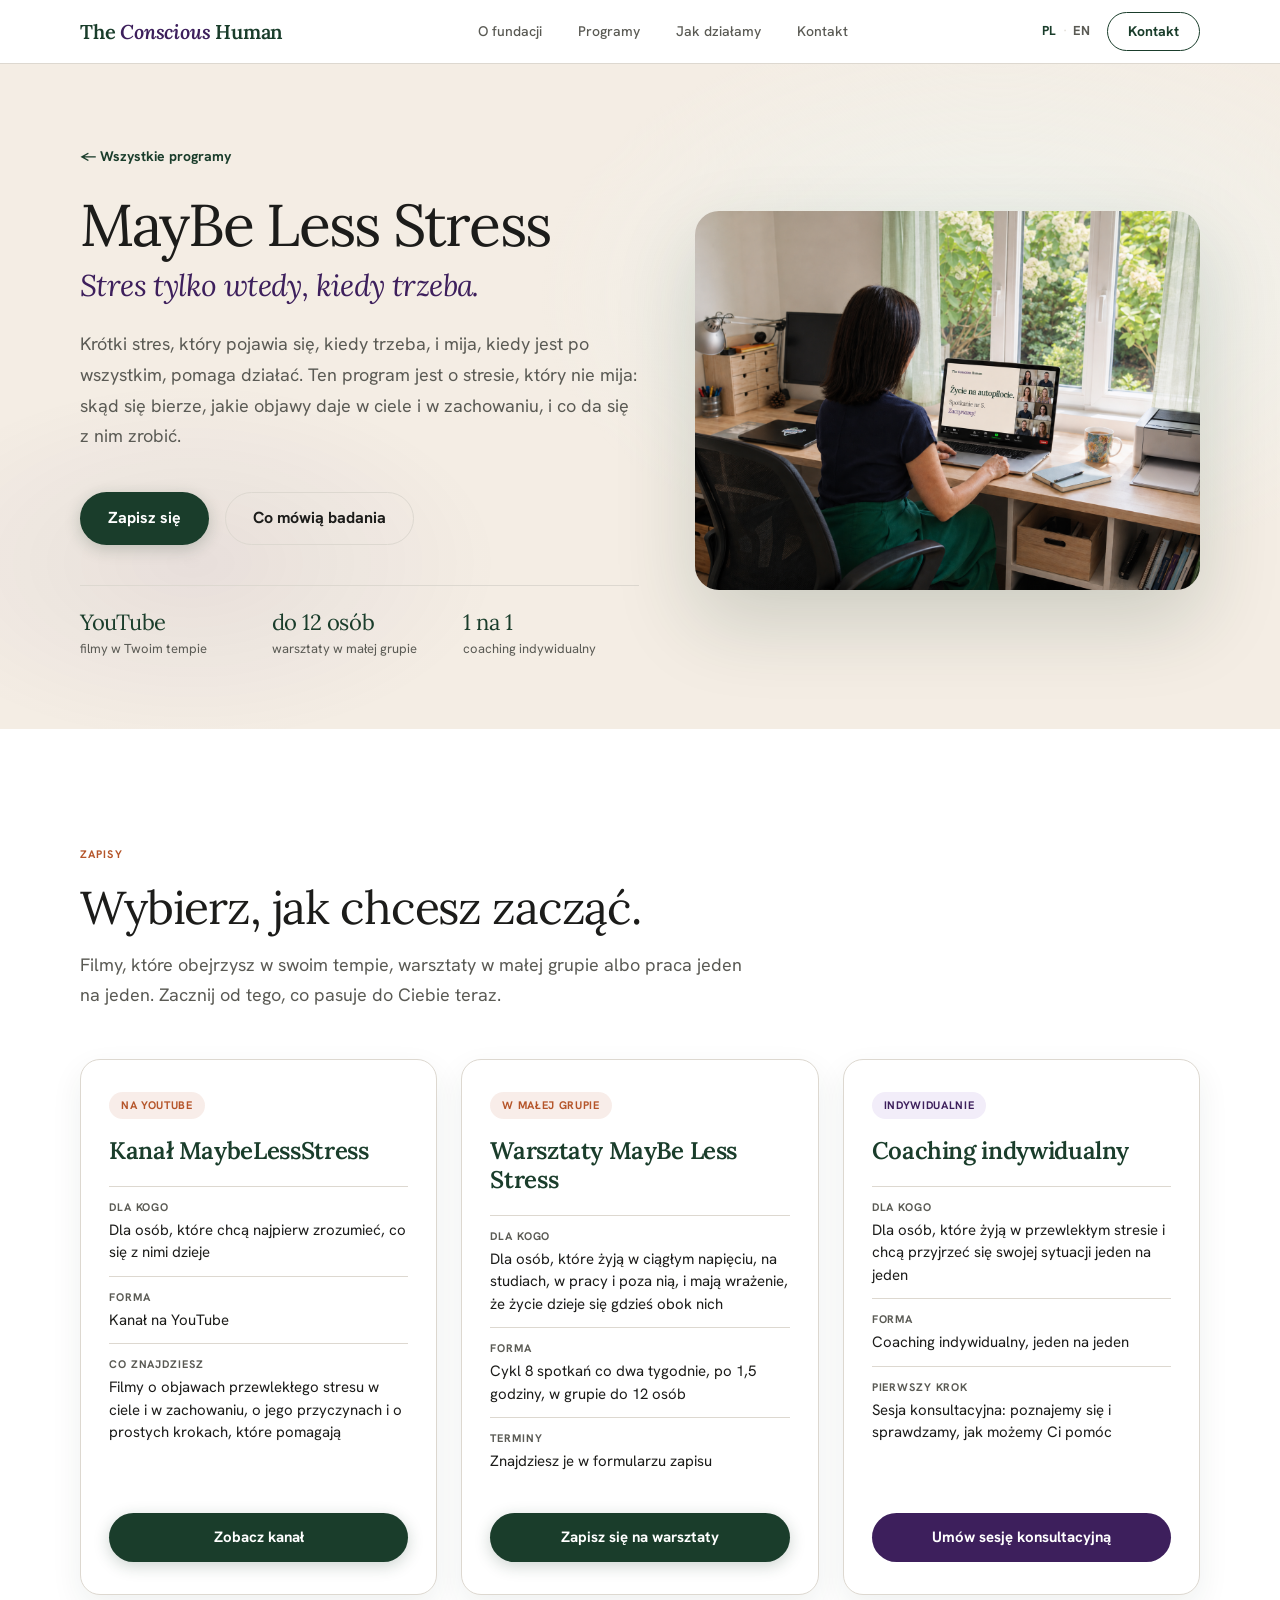
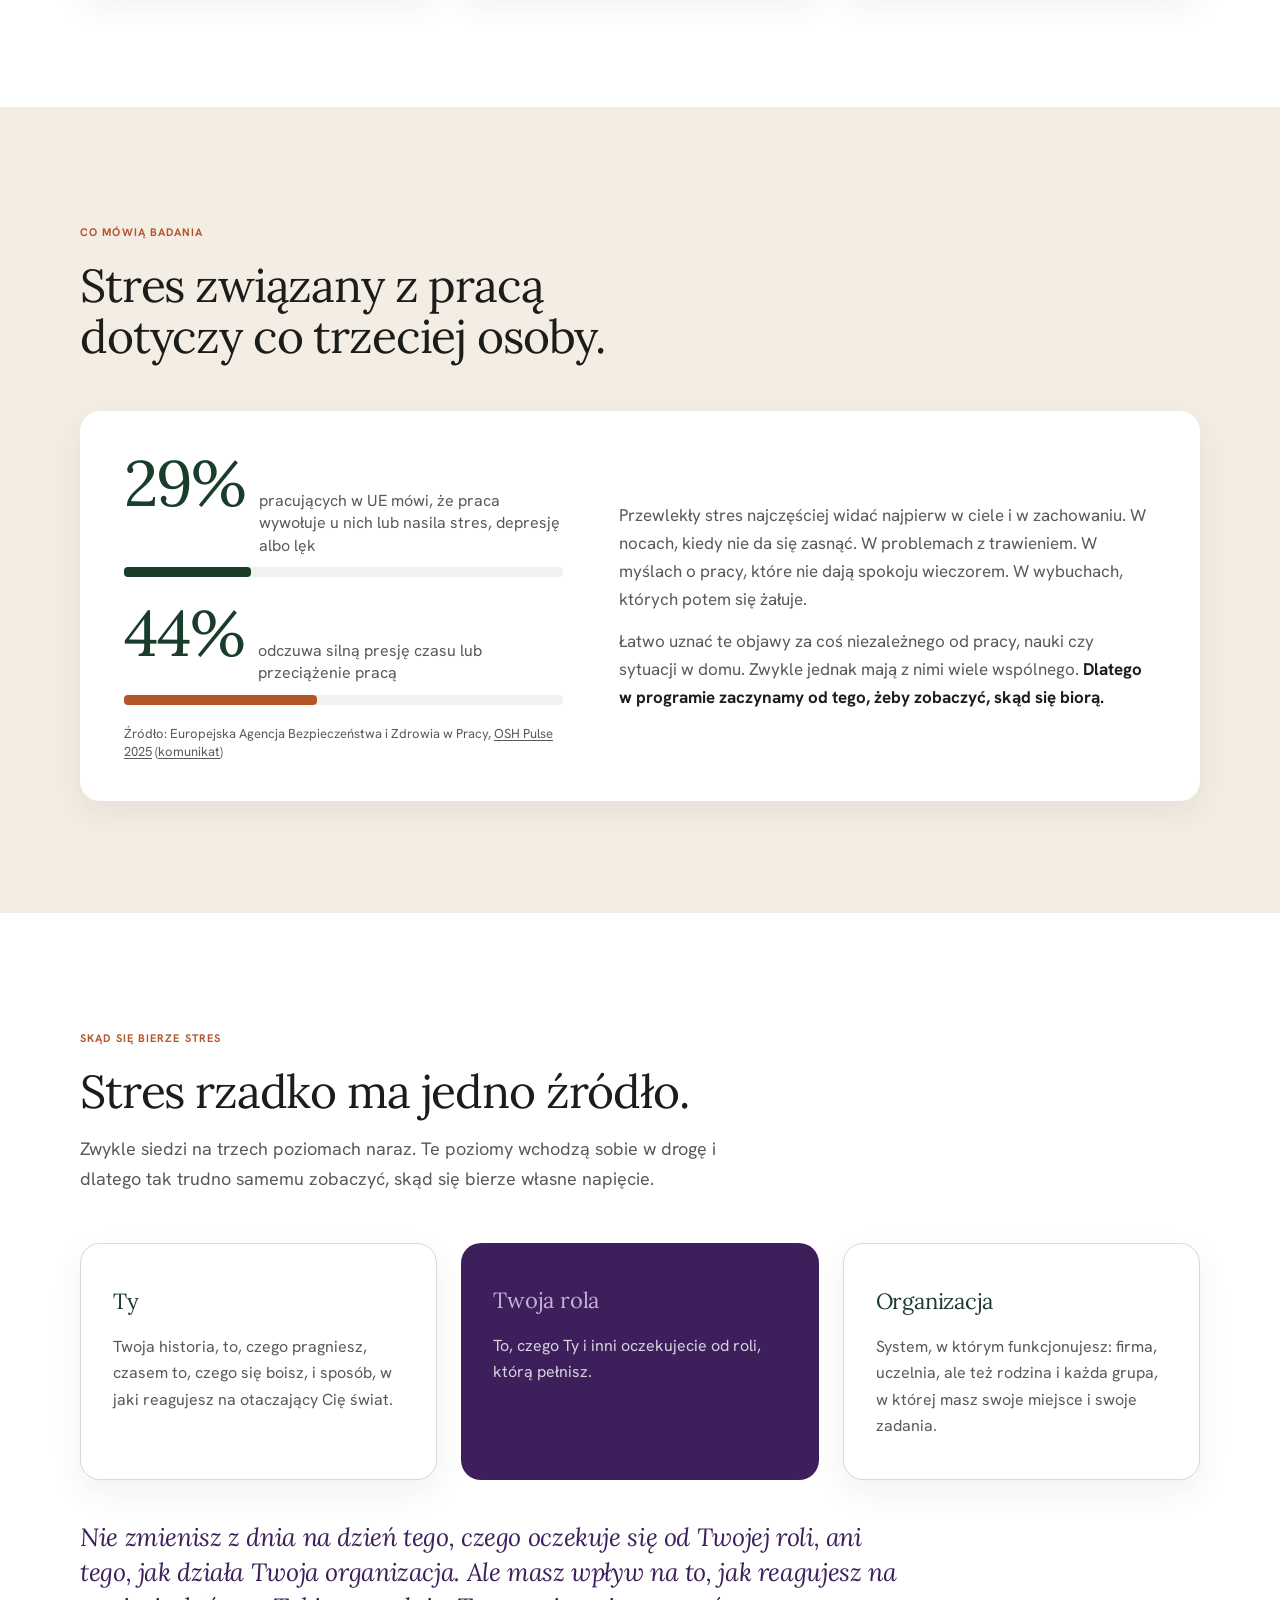
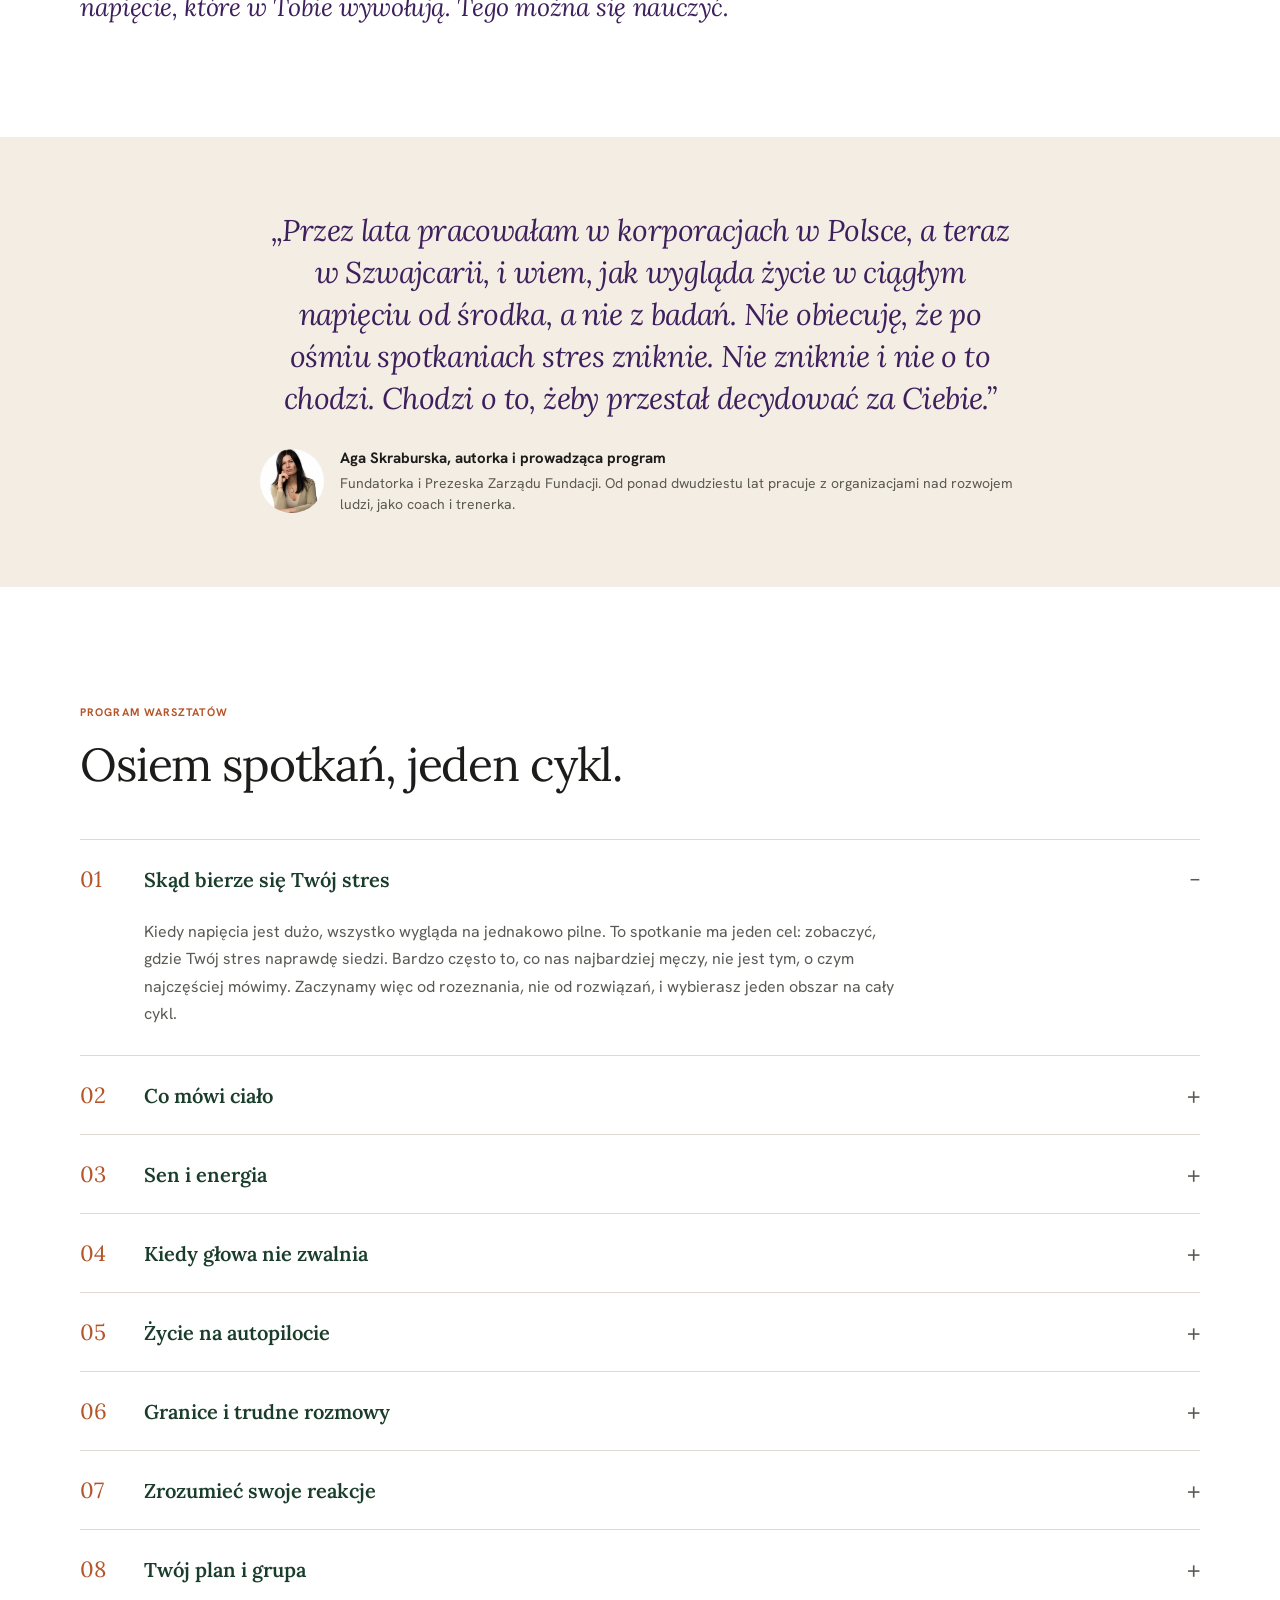
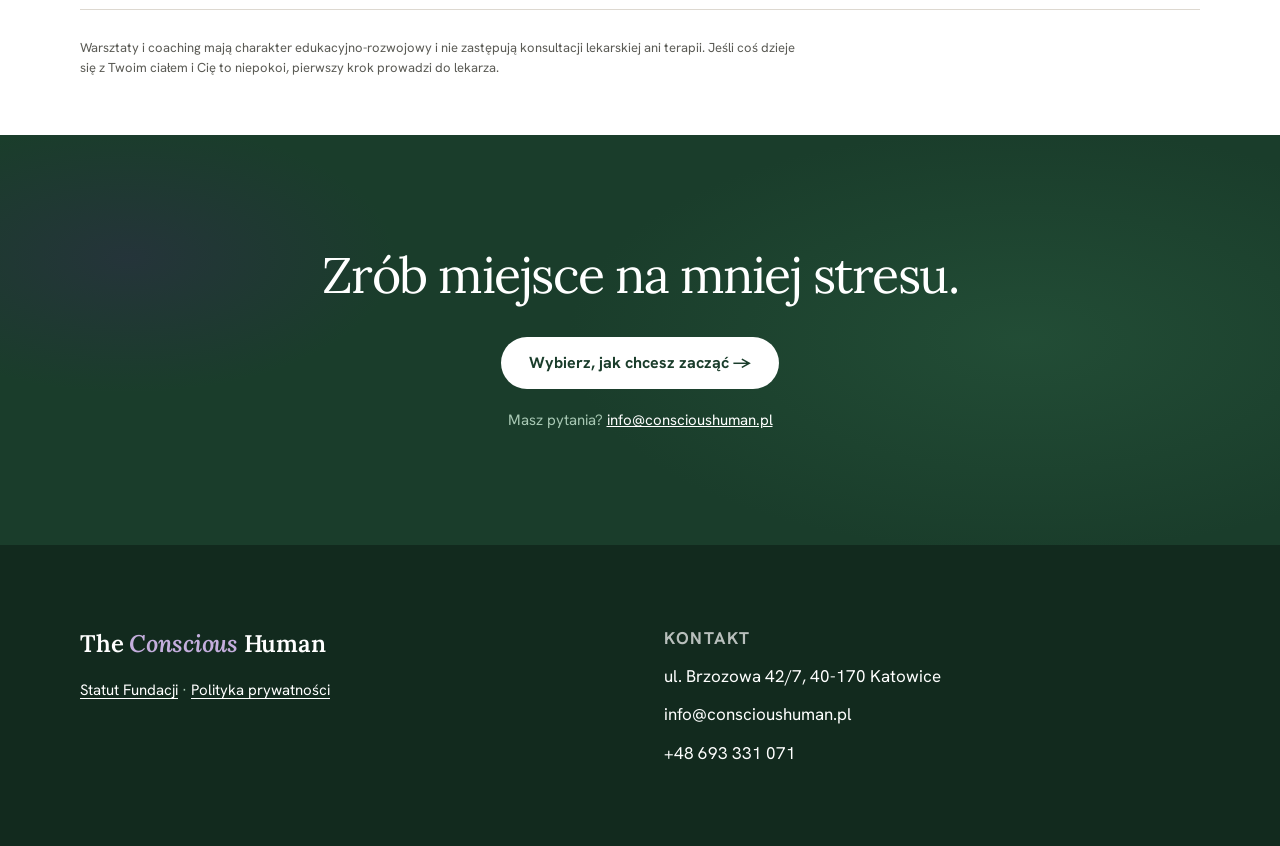
<file: programy/maybe-less-stress/index.html>
<!DOCTYPE html>
<html lang="pl">
<head>
  <meta charset="utf-8">
  <meta name="viewport" content="width=device-width, initial-scale=1">
  <title>MayBe Less Stress — Programy — The Conscious Human</title>
  <meta name="description" content="MayBe Less Stress: program o przewlekłym stresie. Coaching indywidualny z Agą Skraburską oraz warsztaty w małej grupie, 8 spotkań co dwa tygodnie.">
  <link rel="preconnect" href="https://fonts.googleapis.com">
  <link rel="preconnect" href="https://fonts.gstatic.com" crossorigin>
  <link href="https://fonts.googleapis.com/css2?family=Hanken+Grotesk:wght@400;500;700&family=Lora:ital,wght@0,400;0,600;1,400;1,600&display=swap" rel="stylesheet">
  <link rel="icon" type="image/png" href="../../favicon.png">
  <link rel="stylesheet" href="../../css/style.css">
  <style>
    section[id] { scroll-margin-top: calc(var(--nav-height) + 16px); }

    /* ── Program hero ── */
    .programs-hero {
      padding: 80px 0 72px;
      background:
        radial-gradient(ellipse 55% 65% at 78% 35%, rgba(238,243,238,0.95) 0%, transparent 65%),
        radial-gradient(ellipse 40% 45% at 15% 75%, rgba(61,31,92,0.07) 0%, transparent 60%),
        var(--canvas-cream);
    }
    .programs-hero__grid {
      display: grid;
      grid-template-columns: 1.05fr 0.95fr;
      gap: 56px;
      align-items: center;
    }
    .programs-hero__photo {
      border-radius: 24px;
      overflow: hidden;
      box-shadow: var(--elev-3);
      aspect-ratio: 4 / 3;
    }
    .programs-hero__photo img {
      width: 100%;
      height: 100%;
      object-fit: cover;
      display: block;
    }
    .programs-hero__sub {
      font-family: var(--font-display);
      font-style: italic;
      font-size: clamp(22px, 2.4vw, 30px);
      line-height: 1.3;
      letter-spacing: -0.02em;
      color: var(--violet);
      margin-top: 10px;
    }
    .programs-hero__lead { margin-top: 24px; max-width: 560px; }
    .back-link {
      display: inline-flex;
      align-items: center;
      gap: 6px;
      font-size: 14px;
      font-weight: 700;
      color: var(--primary);
      text-decoration: none;
    }
    .back-link:hover { text-decoration: underline; text-underline-offset: 3px; }

    /* ── Sign-up options ── */
    .editions {
      display: grid;
      grid-template-columns: repeat(3, 1fr);
      gap: 24px;
      align-items: stretch;
    }
    .edition {
      display: flex;
      flex-direction: column;
      border-radius: 20px;
      padding: 32px 28px;
      background: var(--canvas);
      border: 1px solid var(--hairline);
      box-shadow: 0 12px 32px rgba(26,61,43,0.07);
    }
    .edition__badge {
      align-self: flex-start;
      font-size: 11px;
      font-weight: 700;
      letter-spacing: 0.06em;
      text-transform: uppercase;
      color: var(--terra);
      background: rgba(181,85,42,0.1);
      border-radius: 100px;
      padding: 5px 12px;
    }
    .edition--open .edition__badge {
      color: var(--violet);
      background: var(--violet-light);
    }
    .edition__title {
      font-family: var(--font-display);
      font-weight: 600;
      font-size: 24px;
      line-height: 1.2;
      letter-spacing: -0.015em;
      color: var(--primary);
      margin-top: 18px;
    }
    .edition__meta { margin: 20px 0 28px; flex: 1; }
    .edition__row {
      padding: 12px 0;
      border-top: 1px solid var(--hairline);
    }
    .edition__row dt {
      font-size: 11px;
      font-weight: 700;
      letter-spacing: 0.08em;
      text-transform: uppercase;
      color: var(--ink-mute);
    }
    .edition__row dd {
      font-size: 15px;
      line-height: 1.5;
      color: var(--ink);
      margin-top: 3px;
    }
    .edition__cta {
      white-space: normal;
      text-align: center;
      font-size: 15px;
      padding: 13px 20px;
    }
    .btn--violet {
      background: var(--violet);
      color: #fff;
    }
    .btn--violet:hover { background: var(--violet-mid); }
    .btn--on-primary { color: var(--primary); background: #fff; font-size: 16px; padding: 14px 28px; }
    .btn--on-primary:hover { background: var(--canvas-sage); }

    /* ── Research ── */
    .gap {
      display: grid;
      grid-template-columns: 0.9fr 1.1fr;
      gap: 56px;
      align-items: center;
      background: var(--canvas);
      border-radius: 20px;
      padding: 40px 44px;
      box-shadow: 0 12px 32px rgba(26,61,43,0.07);
    }
    .gap__row + .gap__row { margin-top: 24px; }
    .gap__head { display: flex; align-items: baseline; gap: 14px; }
    .gap__value {
      font-family: var(--font-display);
      font-size: clamp(44px, 5vw, 64px);
      line-height: 1;
      letter-spacing: -0.03em;
      color: var(--primary);
      flex-shrink: 0;
    }
    .gap__label { font-size: 16px; line-height: 1.4; color: var(--ink-mute); }
    .gap__track {
      height: 10px;
      margin-top: 10px;
      border-radius: 4px;
      background: var(--canvas-sage);
      overflow: hidden;
    }
    .gap__fill { height: 100%; border-radius: 0 4px 4px 0; background: var(--primary); }
    .gap__fill--load { background: var(--terra); }
    .gap__text p { font-size: 17px; line-height: 1.65; color: var(--ink-mute); }
    .gap__text p + p { margin-top: 14px; }
    .gap__text strong { color: var(--ink); font-weight: 700; }

    .source {
      display: block;
      font-size: 13px;
      line-height: 1.4;
      color: var(--ink-mute);
    }
    .source a { color: inherit; text-decoration: underline; text-underline-offset: 2px; }
    .source a:hover { color: var(--primary); }
    .gap .source { margin-top: 20px; }


    .takeaway {
      font-family: var(--font-display);
      font-style: italic;
      font-size: clamp(20px, 2vw, 25px);
      line-height: 1.4;
      letter-spacing: -0.015em;
      color: var(--violet);
      max-width: 820px;
      margin-top: 40px;
    }

    /* ── Quote ── */
    .quote-block { max-width: 760px; margin: 0 auto; text-align: center; }
    .quote-block__text {
      font-family: var(--font-display);
      font-style: italic;
      font-weight: 400;
      font-size: clamp(22px, 2.4vw, 30px);
      line-height: 1.4;
      letter-spacing: -0.02em;
      color: var(--violet);
    }
    .quote-block__attr-row {
      display: flex;
      align-items: center;
      justify-content: center;
      gap: 16px;
      margin-top: 28px;
      text-align: left;
    }
    .quote-block__avatar {
      width: 64px;
      height: 64px;
      border-radius: 50%;
      object-fit: cover;
      flex-shrink: 0;
    }
    .quote-block__name { font-size: 15px; font-weight: 700; color: var(--ink); }
    .quote-block__bio { font-size: 14px; line-height: 1.5; color: var(--ink-mute); margin-top: 2px; }

    /* ── Session list ── */
    .session { border-bottom: 1px solid var(--hairline); }
    .session:first-of-type { border-top: 1px solid var(--hairline); }
    .session summary {
      display: flex;
      align-items: baseline;
      gap: 28px;
      padding: 22px 0;
      cursor: pointer;
      list-style: none;
    }
    .session summary::-webkit-details-marker { display: none; }
    .session summary::after {
      content: "+";
      margin-left: auto;
      font-size: 24px;
      line-height: 1;
      color: var(--ink-mute);
    }
    .session[open] summary::after { content: "–"; }
    .session summary:focus-visible { outline: 2px solid var(--primary); outline-offset: 2px; }
    .session__num {
      font-family: var(--font-display);
      font-size: 22px;
      color: var(--terra);
      flex-shrink: 0;
      width: 36px;
    }
    .session__title {
      font-family: var(--font-display);
      font-weight: 600;
      font-size: 20px;
      color: var(--primary);
    }
    .session__body { padding: 0 40px 28px 64px; max-width: 860px; }
    .session__desc { font-size: 16px; line-height: 1.7; color: var(--ink-mute); }

    /* ── Disclaimer ── */
    .disclaimer {
      font-size: 13px;
      color: var(--ink-mute);
      max-width: 720px;
      margin-top: 28px;
      line-height: 1.6;
    }

    /* ── Contact band ── */
    .contact-band {
      padding: 112px 40px;
      background:
        radial-gradient(ellipse 55% 80% at 80% 50%, rgba(42,92,64,0.5) 0%, transparent 65%),
        radial-gradient(ellipse 35% 55% at 10% 30%, rgba(61,31,92,0.3) 0%, transparent 60%),
        var(--primary);
      text-align: center;
    }
    .contact-band__inner { max-width: 720px; margin: 0 auto; }
    .contact-band__h2 {
      font-family: var(--font-display);
      font-weight: 400;
      font-size: clamp(32px, 4.4vw, 50px);
      line-height: 1.15;
      letter-spacing: -0.03em;
      color: #fff;
      margin: 0 0 32px;
    }
    .contact-band__mail { font-size: 15px; color: var(--on-primary-mute); margin-top: 20px; }
    .contact-band__mail a { color: #fff; }

    /* ── Facts strip ── */
    .facts {
      display: grid;
      grid-template-columns: repeat(3, 1fr);
      gap: 16px;
      margin-top: 40px;
      padding-top: 24px;
      border-top: 1px solid var(--hairline);
      max-width: 560px;
    }
    .facts__value {
      display: block;
      font-family: var(--font-display);
      font-size: 22px;
      line-height: 1.1;
      letter-spacing: -0.02em;
      color: var(--primary);
    }
    .facts__label {
      display: block;
      font-size: 13px;
      line-height: 1.35;
      color: var(--ink-mute);
      margin-top: 6px;
    }

    @media (max-width: 900px) {
      .programs-hero { padding: 56px 0; }
      .programs-hero__grid,
      .gap { grid-template-columns: 1fr; gap: 32px; }
      .editions { grid-template-columns: 1fr; }
      .gap { padding: 28px 24px; }
      .contact-band { padding: 80px 24px; }
      .session summary { gap: 16px; }
      .session__body { padding: 0 0 24px 52px; }
    }
    @media (max-width: 480px) {
      .facts { grid-template-columns: 1fr; gap: 12px; }
      .session__body { padding-left: 0; }
      .quote-block__attr-row { align-items: flex-start; }
      .btn--on-primary { width: 100%; }
    }
  </style>
</head>
<body>

  <!-- Nav -->
  <nav class="nav">
    <div class="wrap nav__inner">
      <a href="../../index.html" class="nav__logo">The <em>Conscious</em> Human</a>
      <div class="nav__links">
        <a href="../../o-fundacji/" class="nav__link">O fundacji</a>
        <a href="../" class="nav__link">Programy</a>
        <a href="../../index.html#jak-dzialamy" class="nav__link">Jak działamy</a>
        <a href="../../index.html#kontakt" class="nav__link">Kontakt</a>
      </div>
      <div class="nav__actions">
        <div class="lang-switch">
          <span class="lang-switch__item lang-switch__item--active">PL</span>
          <span class="lang-switch__sep">·</span>
          <a href="/en/programs/maybe-less-stress/" class="lang-switch__item">EN</a>
        </div>
        <a href="../../index.html#kontakt" class="btn btn--nav">Kontakt</a>
      </div>
    </div>
  </nav>

  <!-- Hero -->
  <header class="programs-hero">
    <div class="wrap programs-hero__grid">
      <div>
        <a href="../" class="back-link">← Wszystkie programy</a>
        <h1 class="hero__h1" style="margin-top: 24px;">MayBe Less Stress</h1>
        <p class="programs-hero__sub">Stres tylko wtedy, kiedy trzeba.</p>
        <p class="body-lg programs-hero__lead">Krótki stres, który pojawia się, kiedy trzeba, i mija, kiedy jest po wszystkim, pomaga działać. Ten program jest o stresie, który nie mija: skąd się bierze, jakie objawy daje w ciele i w zachowaniu, i co da się z nim zrobić.</p>
        <div class="hero__cta">
          <a href="#zapisy" class="btn btn--primary">Zapisz się</a>
          <a href="#badania" class="btn btn--ghost">Co mówią badania</a>
        </div>
        <div class="facts">
          <div><span class="facts__value">YouTube</span><span class="facts__label">filmy w Twoim tempie</span></div>
          <div><span class="facts__value">do 12 osób</span><span class="facts__label">warsztaty w małej grupie</span></div>
          <div><span class="facts__value">1 na 1</span><span class="facts__label">coaching indywidualny</span></div>
        </div>
      </div>
      <div class="programs-hero__photo">
        <img src="Training.png" alt="Uczestniczka warsztatu MayBe Less Stress podczas spotkania online">
      </div>
    </div>
  </header>

  <!-- Zapisy -->
  <section id="zapisy" class="section section--white">
    <div class="wrap">
      <div class="section__intro section__intro--left">
        <span class="eyebrow">Zapisy</span>
        <h2 class="h2" style="margin-top: 16px;">Wybierz, jak chcesz zacząć.</h2>
        <p class="body-lg" style="margin-top: 16px;">Filmy, które obejrzysz w swoim tempie, warsztaty w małej grupie albo praca jeden na jeden. Zacznij od tego, co pasuje do Ciebie teraz.</p>
      </div>

      <div class="editions">
        <article class="edition">
          <span class="edition__badge">Na YouTube</span>
          <h3 class="edition__title">Kanał MaybeLessStress</h3>
          <dl class="edition__meta">
            <div class="edition__row"><dt>Dla kogo</dt><dd>Dla osób, które chcą najpierw zrozumieć, co się z nimi dzieje</dd></div>
            <div class="edition__row"><dt>Forma</dt><dd>Kanał na YouTube</dd></div>
            <div class="edition__row"><dt>Co znajdziesz</dt><dd>Filmy o objawach przewlekłego stresu w ciele i w zachowaniu, o jego przyczynach i o prostych krokach, które pomagają</dd></div>
          </dl>
          <a href="https://www.youtube.com/@maybelessstress" target="_blank" rel="noopener" class="btn btn--primary edition__cta">Zobacz kanał</a>
        </article>

        <article class="edition">
          <span class="edition__badge">W małej grupie</span>
          <h3 class="edition__title">Warsztaty MayBe Less Stress</h3>
          <dl class="edition__meta">
            <div class="edition__row"><dt>Dla kogo</dt><dd>Dla osób, które żyją w ciągłym napięciu, na studiach, w pracy i poza nią, i mają wrażenie, że życie dzieje się gdzieś obok nich</dd></div>
            <div class="edition__row"><dt>Forma</dt><dd>Cykl 8 spotkań co dwa tygodnie, po 1,5 godziny, w grupie do 12 osób</dd></div>
            <div class="edition__row"><dt>Terminy</dt><dd>Znajdziesz je w formularzu zapisu</dd></div>
          </dl>
          <a href="https://forms.gle/HjnRNA7522VAfFRg7" target="_blank" rel="noopener" class="btn btn--primary edition__cta">Zapisz się na warsztaty</a>
        </article>

        <article class="edition edition--open">
          <span class="edition__badge">Indywidualnie</span>
          <h3 class="edition__title">Coaching indywidualny</h3>
          <dl class="edition__meta">
            <div class="edition__row"><dt>Dla kogo</dt><dd>Dla osób, które żyją w przewlekłym stresie i chcą przyjrzeć się swojej sytuacji jeden na jeden</dd></div>
            <div class="edition__row"><dt>Forma</dt><dd>Coaching indywidualny, jeden na jeden</dd></div>
            <div class="edition__row"><dt>Pierwszy krok</dt><dd>Sesja konsultacyjna: poznajemy się i sprawdzamy, jak możemy Ci pomóc</dd></div>
          </dl>
          <a href="https://calendar.app.google/3yuEKuyomqfBeB2YA" target="_blank" rel="noopener" class="btn btn--violet edition__cta">Umów sesję konsultacyjną</a>
        </article>
      </div>
    </div>
  </section>

  <!-- Co mówią badania -->
  <section id="badania" class="section section--cream">
    <div class="wrap">
      <div class="section__intro section__intro--left">
        <span class="eyebrow">Co mówią badania</span>
        <h2 class="h2" style="margin-top: 16px;">Stres związany z pracą<br>dotyczy co trzeciej osoby.</h2>
      </div>

      <div class="gap">
        <div>
          <div class="gap__row">
            <div class="gap__head">
              <span class="gap__value">29%</span>
              <span class="gap__label">pracujących w UE mówi, że praca wywołuje u nich lub nasila stres, depresję albo lęk</span>
            </div>
            <div class="gap__track" aria-hidden="true"><div class="gap__fill" style="width: 29%;"></div></div>
          </div>
          <div class="gap__row">
            <div class="gap__head">
              <span class="gap__value">44%</span>
              <span class="gap__label">odczuwa silną presję czasu lub przeciążenie pracą</span>
            </div>
            <div class="gap__track" aria-hidden="true"><div class="gap__fill gap__fill--load" style="width: 44%;"></div></div>
          </div>
          <span class="source">Źródło: Europejska Agencja Bezpieczeństwa i Zdrowia w Pracy, <a href="https://osha.europa.eu/en/tools-and-publications/infographics/osh-pulse-2025-mental-health-work" target="_blank" rel="noopener">OSH Pulse 2025</a> (<a href="https://osha.europa.eu/en/about-eu-osha/press-room/climate-risks-1-3-workers-are-exposed-and-raise-concerns-over-health-and-safety-impacts-new-osh-pulse-survey-reveals" target="_blank" rel="noopener">komunikat</a>)</span>
        </div>
        <div class="gap__text">
          <p>Przewlekły stres najczęściej widać najpierw w ciele i w zachowaniu. W nocach, kiedy nie da się zasnąć. W problemach z trawieniem. W myślach o pracy, które nie dają spokoju wieczorem. W wybuchach, których potem się żałuje.</p>
          <p>Łatwo uznać te objawy za coś niezależnego od pracy, nauki czy sytuacji w domu. Zwykle jednak mają z nimi wiele wspólnego. <strong>Dlatego w programie zaczynamy od tego, żeby zobaczyć, skąd się biorą.</strong></p>
        </div>
      </div>
    </div>
  </section>

  <!-- Trzy poziomy -->
  <section class="section section--white">
    <div class="wrap">
      <div class="section__intro section__intro--left">
        <span class="eyebrow">Skąd się bierze stres</span>
        <h2 class="h2" style="margin-top: 16px;">Stres rzadko ma jedno źródło.</h2>
        <p class="body-lg" style="margin-top: 16px;">Zwykle siedzi na trzech poziomach naraz. Te poziomy wchodzą sobie w drogę i dlatego tak trudno samemu zobaczyć, skąd się bierze własne napięcie.</p>
      </div>
      <div class="cards">
        <div class="card card--plain">
          <span class="card__eyebrow">Ty</span>
          <p class="card__body">Twoja historia, to, czego pragniesz, czasem to, czego się boisz, i sposób, w jaki reagujesz na otaczający Cię świat.</p>
        </div>
        <div class="card card--violet">
          <span class="card__eyebrow">Twoja rola</span>
          <p class="card__body">To, czego Ty i inni oczekujecie od roli, którą pełnisz.</p>
        </div>
        <div class="card card--plain">
          <span class="card__eyebrow">Organizacja</span>
          <p class="card__body">System, w którym funkcjonujesz: firma, uczelnia, ale też rodzina i każda grupa, w której masz swoje miejsce i swoje zadania.</p>
        </div>
      </div>
      <p class="takeaway">Nie zmienisz z dnia na dzień tego, czego oczekuje się od Twojej roli, ani tego, jak działa Twoja organizacja. Ale masz wpływ na to, jak reagujesz na napięcie, które w Tobie wywołują. Tego można się nauczyć.</p>
    </div>
  </section>

  <!-- Cytat -->
  <section class="section section--cream" style="padding: 72px 0;">
    <div class="wrap">
      <div class="quote-block">
        <p class="quote-block__text">„Przez lata pracowałam w korporacjach w Polsce, a teraz w Szwajcarii, i wiem, jak wygląda życie w ciągłym napięciu od środka, a nie z badań. Nie obiecuję, że po ośmiu spotkaniach stres zniknie. Nie zniknie i nie o to chodzi. Chodzi o to, żeby przestał decydować za Ciebie.”</p>
        <div class="quote-block__attr-row">
          <img src="../../Aga zielony.jpg" loading="lazy" alt="Aga Skraburska" class="quote-block__avatar">
          <div>
            <p class="quote-block__name">Aga Skraburska, autorka i prowadząca program</p>
            <p class="quote-block__bio">Fundatorka i Prezeska Zarządu Fundacji. Od ponad dwudziestu lat pracuje z organizacjami nad rozwojem ludzi, jako coach i trenerka.</p>
          </div>
        </div>
      </div>
    </div>
  </section>

  <!-- Program spotkań -->
  <section class="section section--white" style="padding-bottom: 56px;">
    <div class="wrap">
      <div class="section__intro section__intro--left">
        <span class="eyebrow">Program warsztatów</span>
        <h2 class="h2" style="margin-top: 16px;">Osiem spotkań, jeden cykl.</h2>
      </div>

      <details class="session" open>
        <summary><span class="session__num">01</span><h3 class="session__title">Skąd bierze się Twój stres</h3></summary>
        <div class="session__body">
          <p class="session__desc">Kiedy napięcia jest dużo, wszystko wygląda na jednakowo pilne. To spotkanie ma jeden cel: zobaczyć, gdzie Twój stres naprawdę siedzi. Bardzo często to, co nas najbardziej męczy, nie jest tym, o czym najczęściej mówimy. Zaczynamy więc od rozeznania, nie od rozwiązań, i wybierasz jeden obszar na cały cykl.</p>
        </div>
      </details>
      <details class="session">
        <summary><span class="session__num">02</span><h3 class="session__title">Co mówi ciało</h3></summary>
        <div class="session__body">
          <p class="session__desc">Ciało zwykle wie pierwsze. Napięte barki, zaciśnięta szczęka, płytki oddech. Zwykle nie zauważamy tego przez lata, bo jesteśmy zajęci. Na tym spotkaniu uczysz się rozpoznawać własne sygnały i poznajesz kilka prostych ćwiczeń, które pomagają zredukować stres w środku zwykłego zabieganego dnia, a nie tylko w spokojnym otoczeniu.</p>
        </div>
      </details>
      <details class="session">
        <summary><span class="session__num">03</span><h3 class="session__title">Sen i energia</h3></summary>
        <div class="session__body">
          <p class="session__desc">Trudne zasypianie, budzenie się w nocy, zmęczenie mimo przespanych godzin, spadek energii po południu. Rozmawiamy o tym, co realnie sprzyja odpoczynkowi: rytm dnia, światło, wieczorne wyciszenie, przerwy, które faktycznie regenerują. Bez cudownych metod. Rzeczy zwykłe, tylko konsekwentnie robione.</p>
        </div>
      </details>
      <details class="session">
        <summary><span class="session__num">04</span><h3 class="session__title">Kiedy głowa nie zwalnia</h3></summary>
        <div class="session__body">
          <p class="session__desc">Myśli wracają wieczorem i w weekend. To nie jest kwestia słabej woli, tylko przeciążenia. Na tym spotkaniu ćwiczymy jedną umiejętność, która robi największą różnicę i jest najtrudniejsza: odejmowanie. Odróżnianie tego, co ważne, od tego, co po prostu głośne. Dla wielu osób to najbardziej niewygodne spotkanie w całym cyklu.</p>
        </div>
      </details>
      <details class="session">
        <summary><span class="session__num">05</span><h3 class="session__title">Życie na autopilocie</h3></summary>
        <div class="session__body">
          <p class="session__desc">Dni zaczynają wyglądać tak samo, a Ty realizujesz plan, którego świadomie nie wybrałeś. Zatrzymujemy się i patrzymy, na co naprawdę idzie Twój czas i Twoja energia. Nie po to, żeby wszystko przewrócić. Po to, żeby wrócić do decydowania.</p>
        </div>
      </details>
      <details class="session">
        <summary><span class="session__num">06</span><h3 class="session__title">Granice i trudne rozmowy</h3></summary>
        <div class="session__body">
          <p class="session__desc">Wielu z nas mówi „tak", myśląc „nie", lub reaguje zbyt agresywnie, a potem nosi w sobie zmęczenie i żal. Na tym spotkaniu pracujemy nad konkretami: jak odmówić bez tłumaczenia się, jak zacząć rozmowę, którą odkładasz od miesięcy, i jak nie wchodzić w cudze napięcia. Ćwiczymy na Twoich sytuacjach, nie na przykładach z podręcznika.</p>
        </div>
      </details>
      <details class="session">
        <summary><span class="session__num">07</span><h3 class="session__title">Zrozumieć swoje reakcje</h3></summary>
        <div class="session__body">
          <p class="session__desc">Czasem reagujemy mocniej, niż chcemy, albo wycofujemy się właśnie tam, gdzie zależy nam najbardziej. Warto zobaczyć, co pod tym siedzi. Nie po to, żeby szukać winnych w przeszłości, i nie po to, żeby zostać ofiarą własnej historii. Po to, żeby mieć wybór dzisiaj. Wchodzimy tak głęboko, jak sam zechcesz, i ani kroku dalej.</p>
        </div>
      </details>
      <details class="session">
        <summary><span class="session__num">08</span><h3 class="session__title">Twój plan i grupa</h3></summary>
        <div class="session__body">
          <p class="session__desc">Sama wiedza niewiele zmienia. Układasz swój prosty plan na codzienność, kilka kroków, które naprawdę wprowadzisz. Mówimy też otwarcie o czymś, co widać w każdej grupie: w pojedynkę zmiana zwykle się rozmywa, a przy ludziach, którzy idą w tę samą stronę, znacznie częściej się utrzymuje. To nie jest gwarancja. To jest najlepsze, co znamy.</p>
        </div>
      </details>

      <p class="disclaimer">Warsztaty i coaching mają charakter edukacyjno-rozwojowy i nie zastępują konsultacji lekarskiej ani terapii. Jeśli coś dzieje się z Twoim ciałem i Cię to niepokoi, pierwszy krok prowadzi do lekarza.</p>
    </div>
  </section>

  <!-- Kontakt -->
  <div class="contact-band">
    <div class="contact-band__inner">
      <h2 class="contact-band__h2">Zrób miejsce na mniej stresu.</h2>
      <a href="#zapisy" class="btn btn--on-primary">Wybierz, jak chcesz zacząć →</a>
      <p class="contact-band__mail">Masz pytania? <a href="mailto:info@conscioushuman.pl">info@conscioushuman.pl</a></p>
    </div>
  </div>

  <!-- Footer -->
  <footer id="kontakt" class="footer">
    <div class="wrap footer__inner">
      <div class="footer__brand">
        <span class="footer__logo">The <em>Conscious</em> Human</span>
        <p class="footer__note"><a href="../../statut-fundacji.pdf" target="_blank">Statut Fundacji</a> · <a href="../../polityka-prywatnosci/">Polityka prywatności</a></p>
      </div>
      <div class="footer__contact">
        <span class="footer__label">Kontakt</span>
        <span>ul. Brzozowa 42/7, 40-170 Katowice</span>
        <a href="mailto:info@conscioushuman.pl">info@conscioushuman.pl</a>
        <a href="tel:+48693331071">+48 693 331 071</a>
      </div>
    </div>
  </footer>

</body>
</html>
</file>
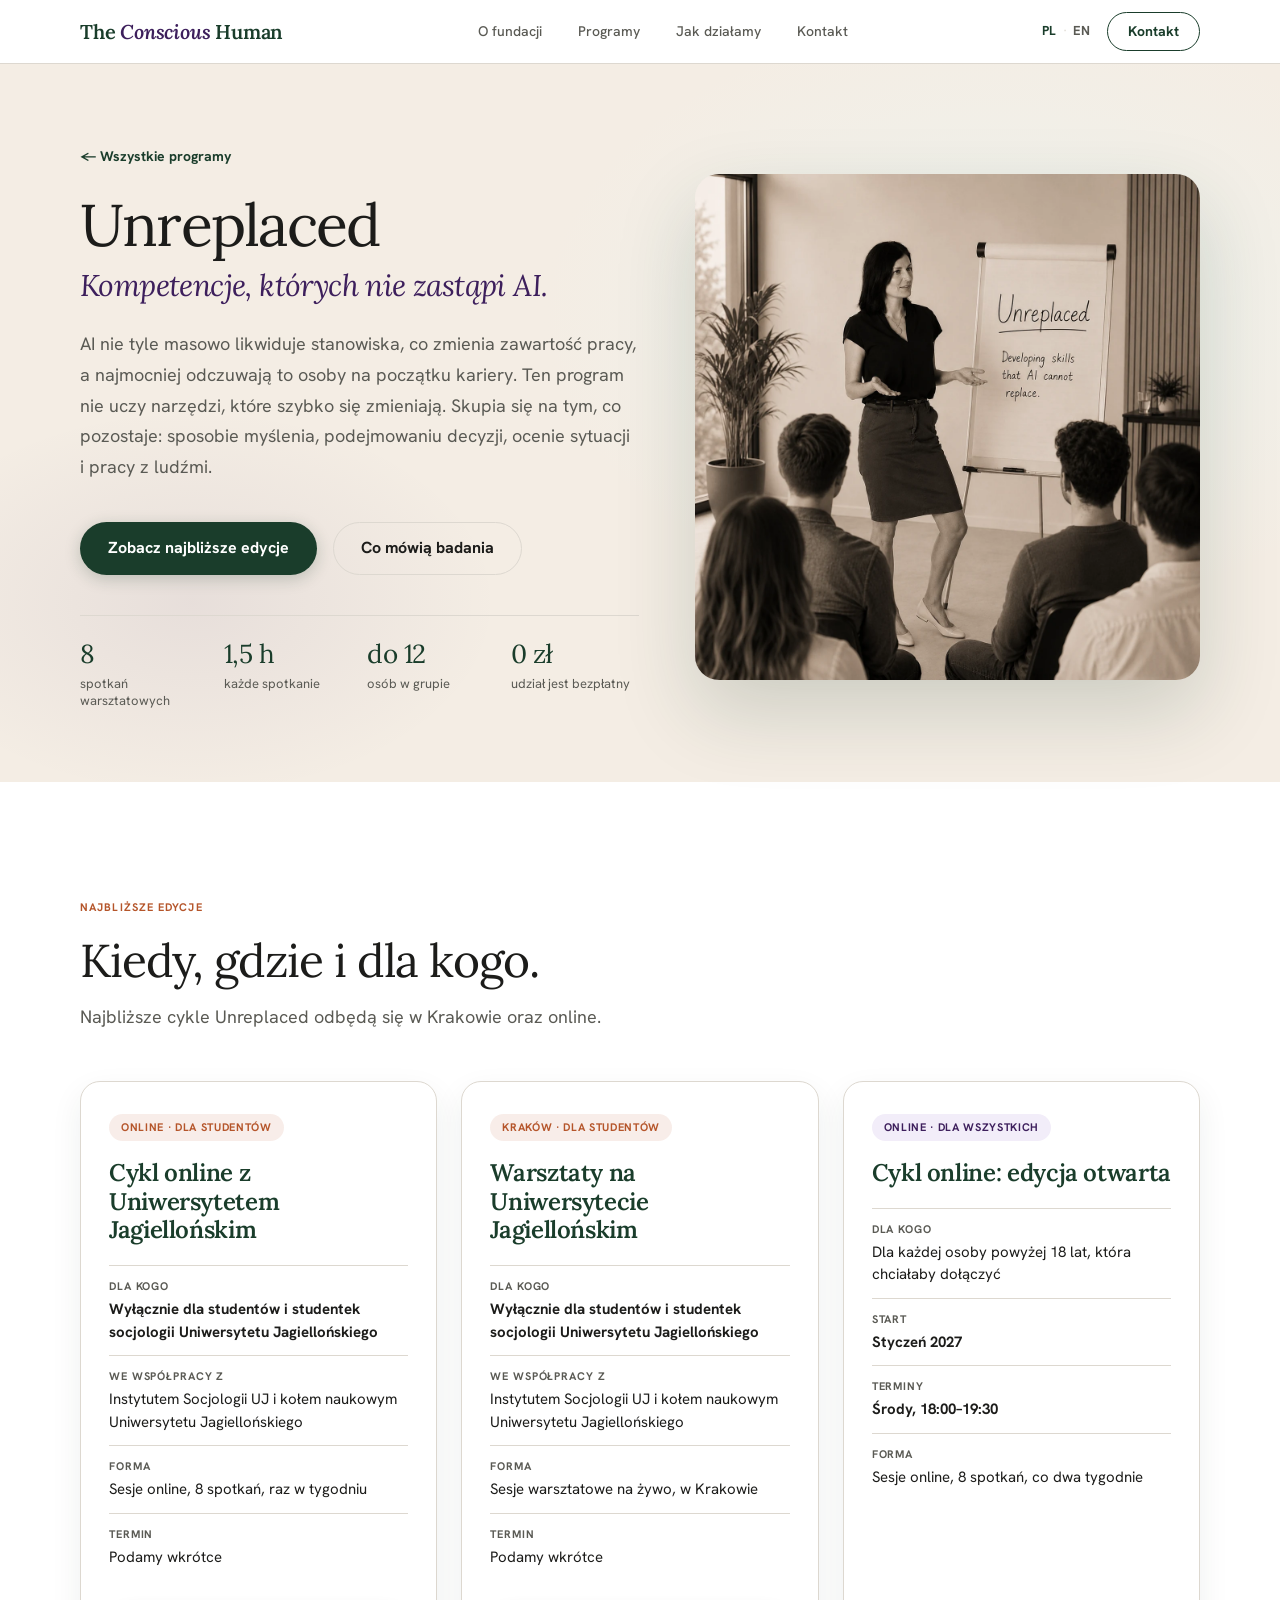
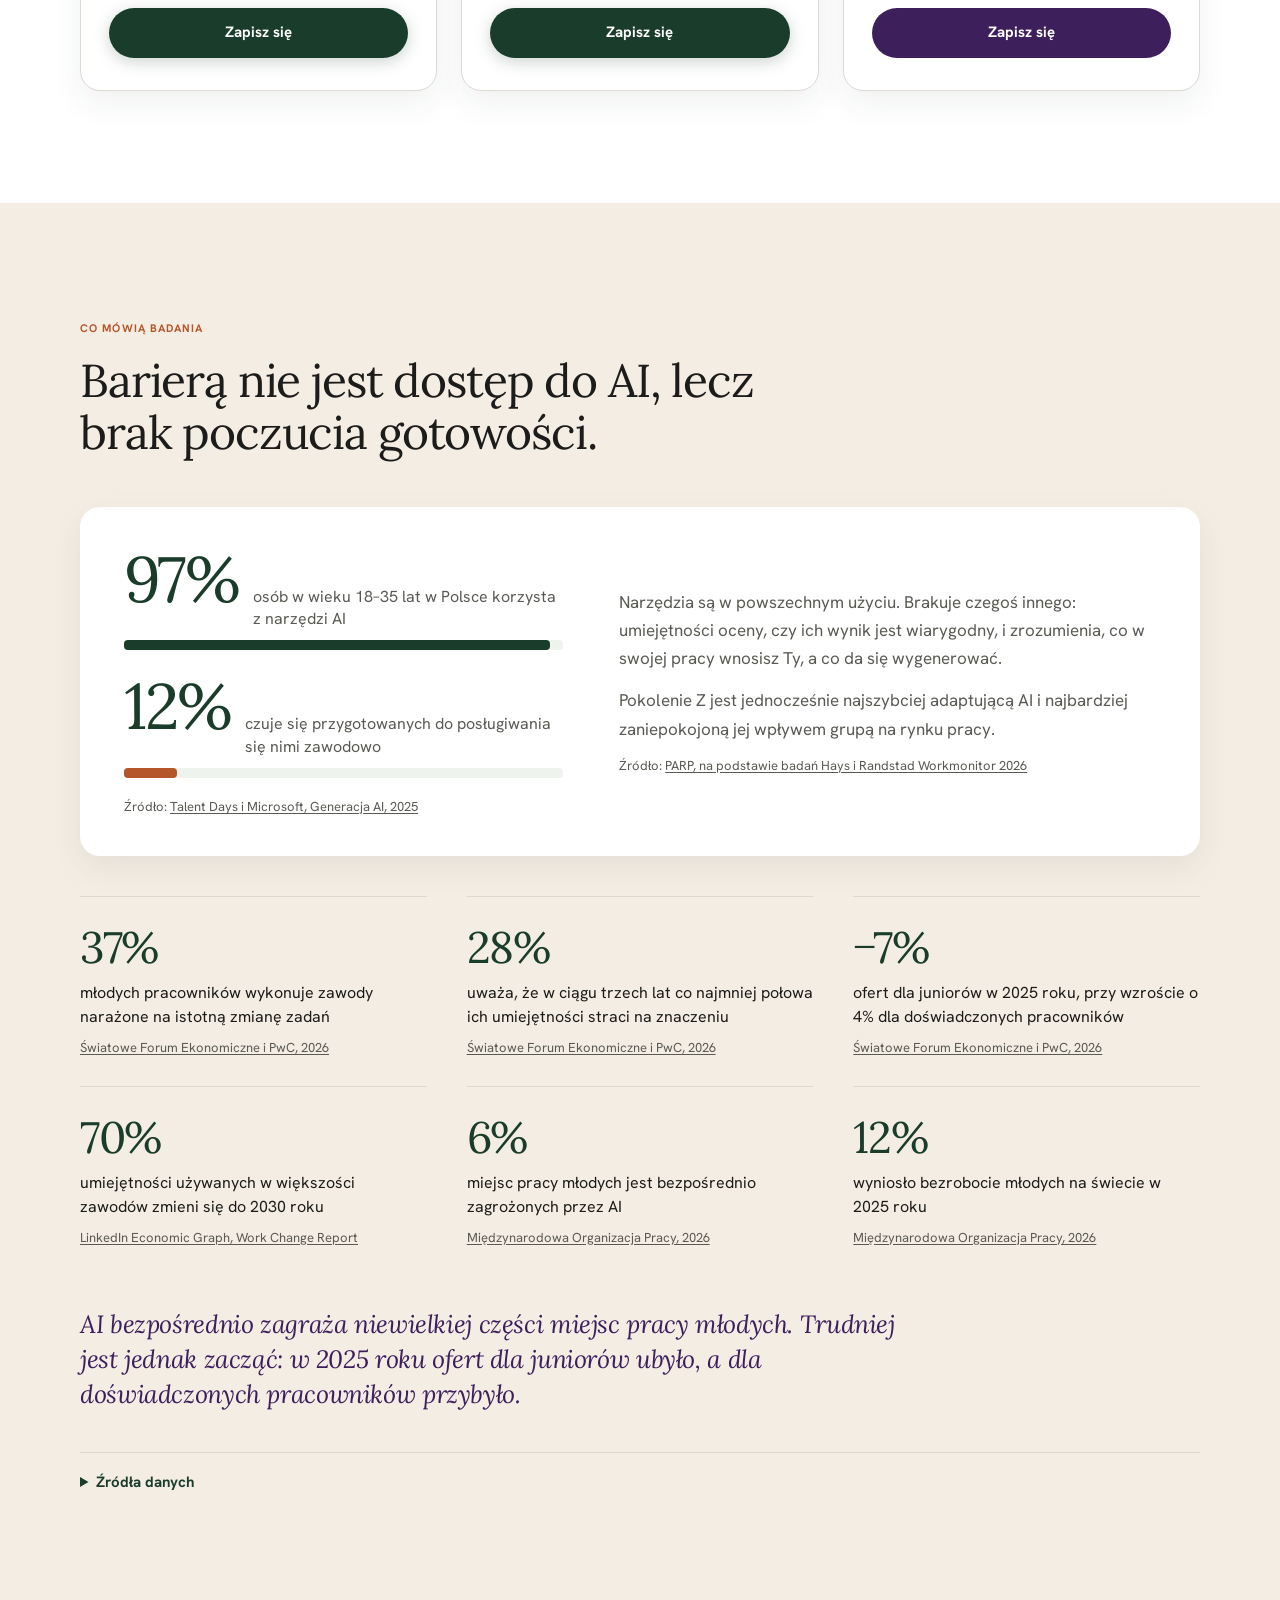
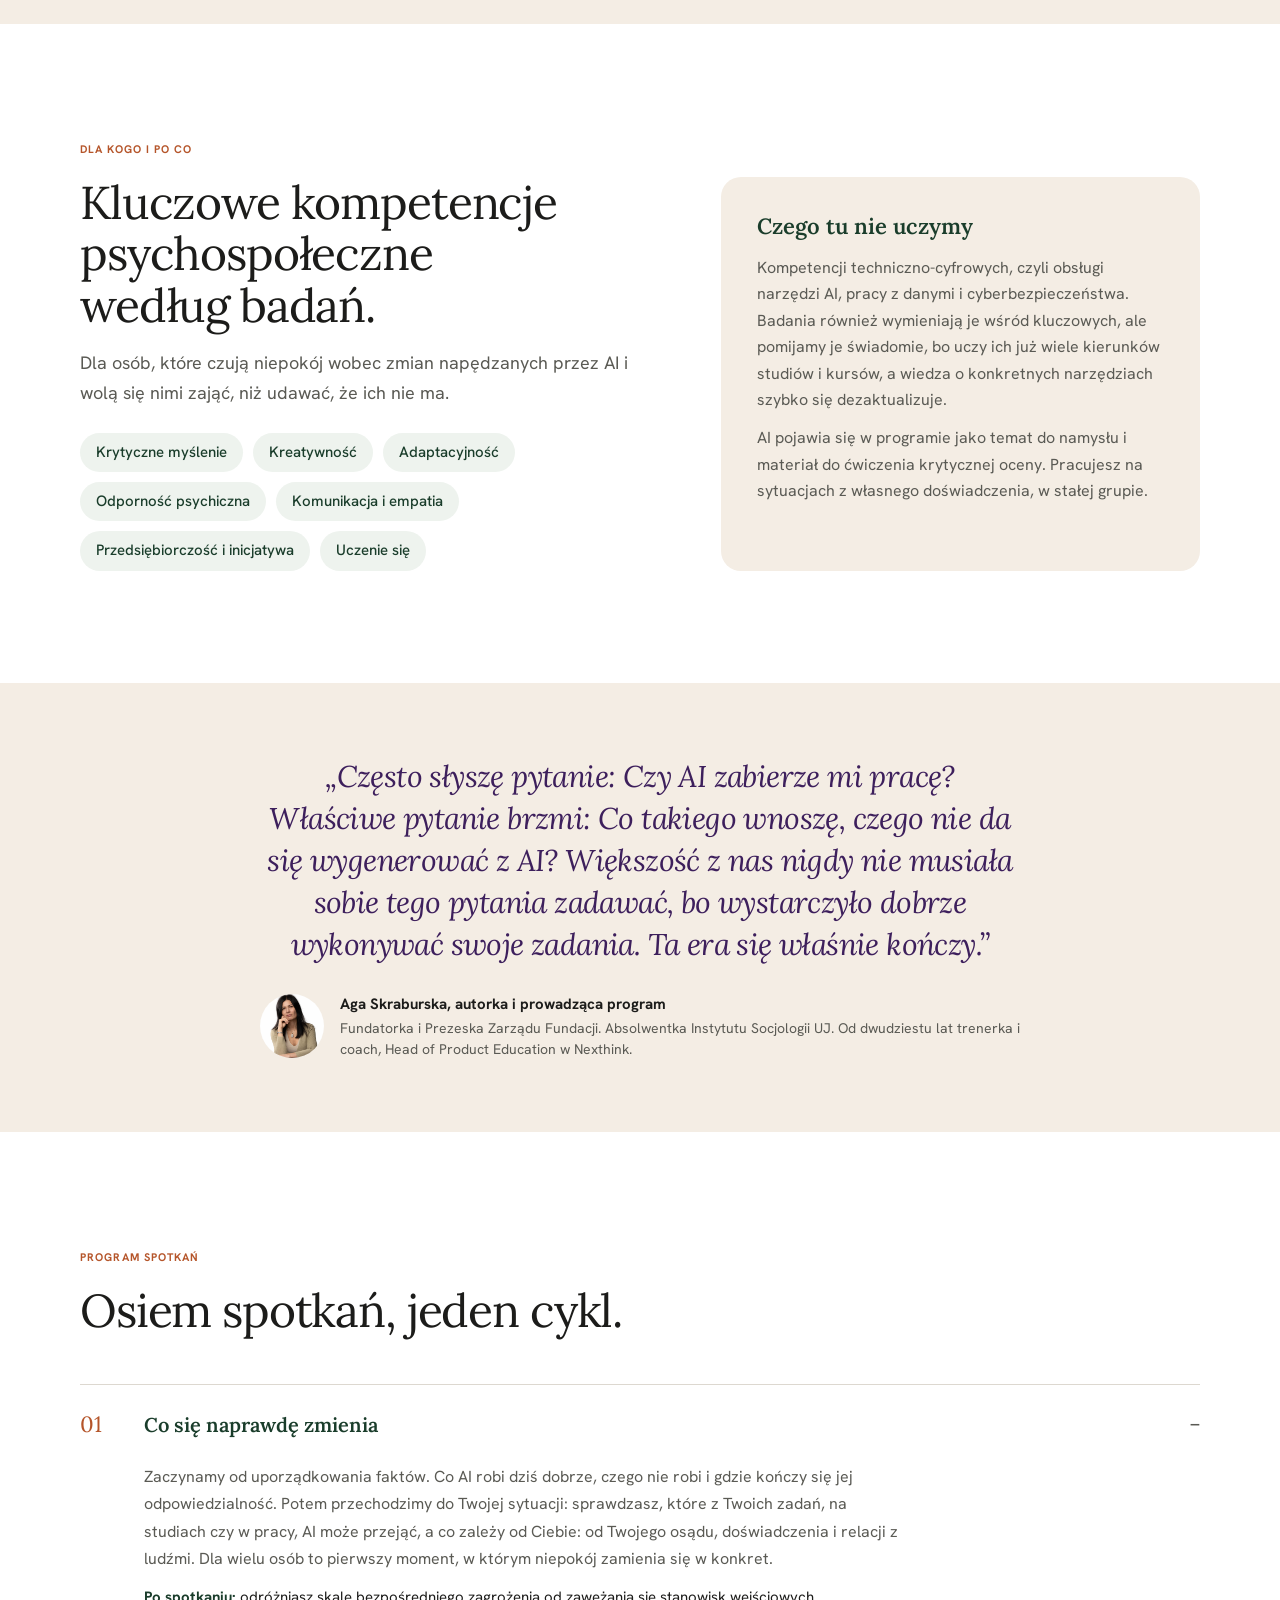
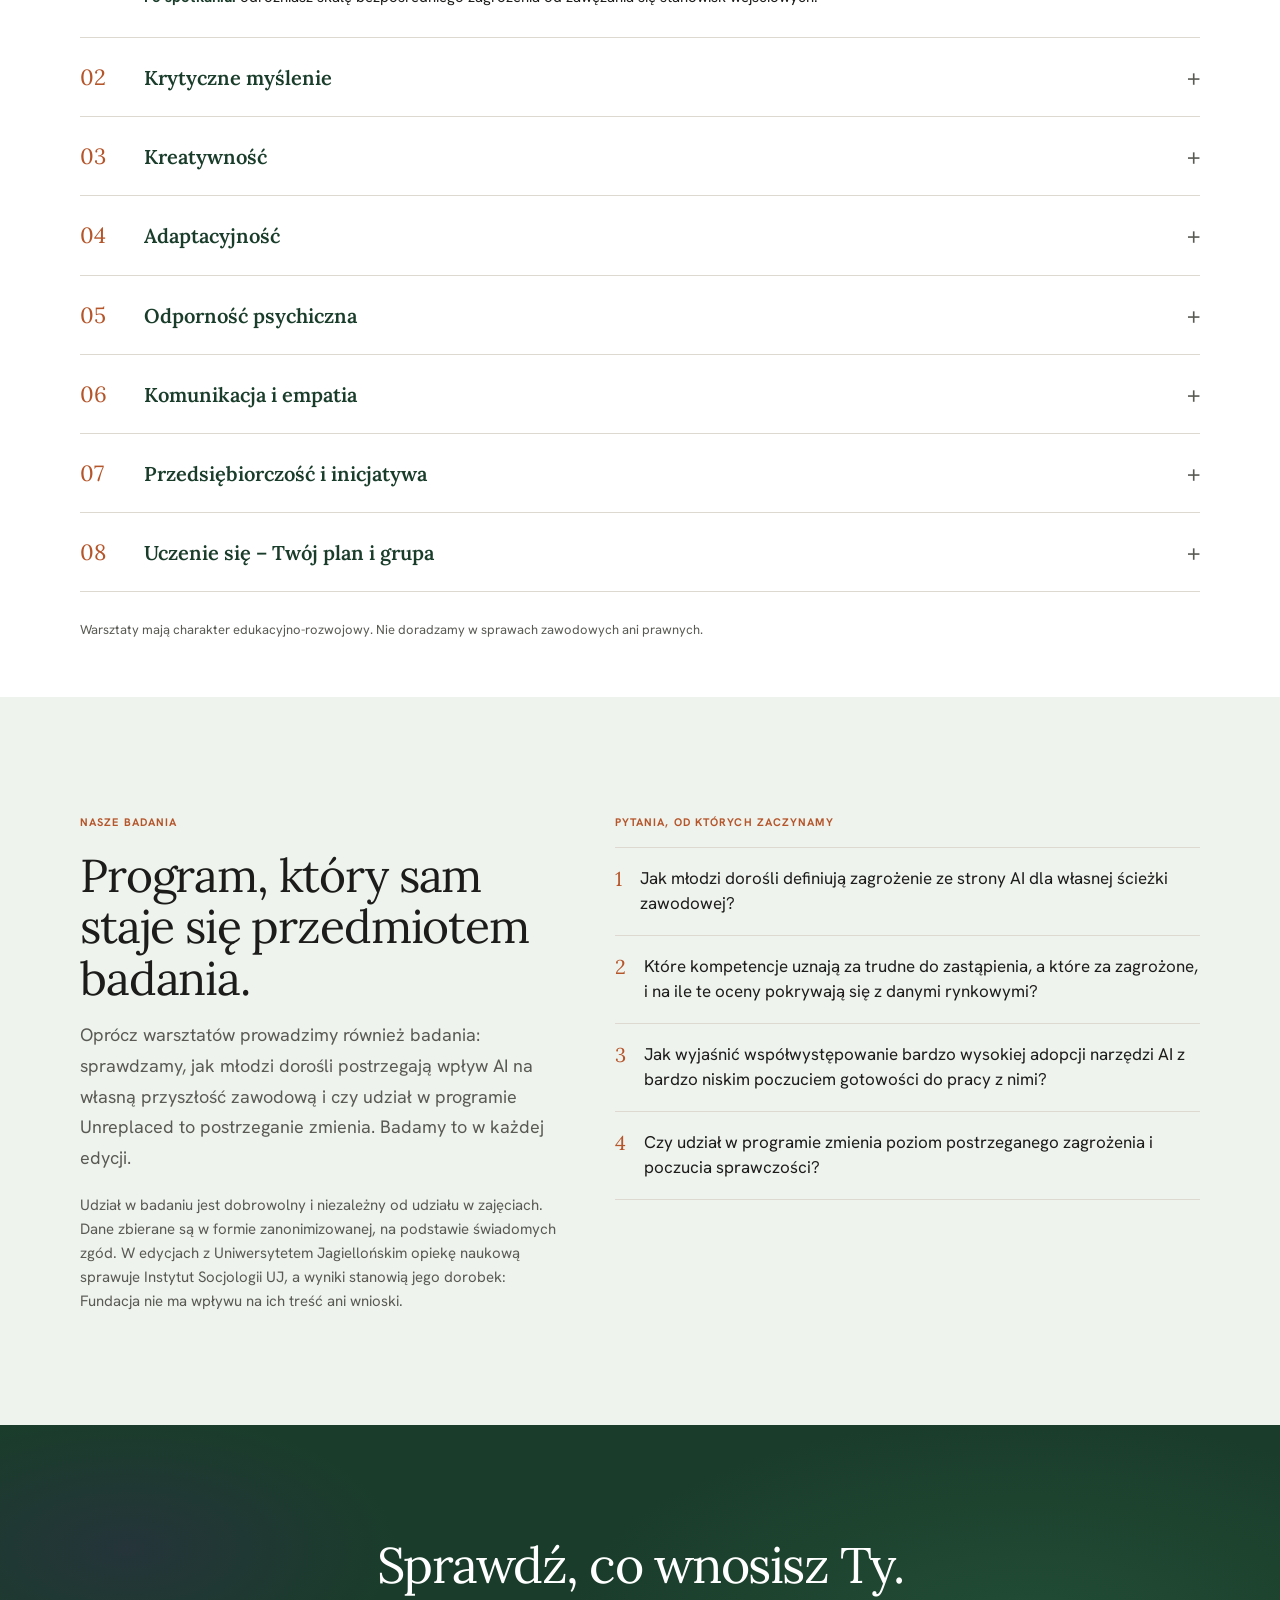
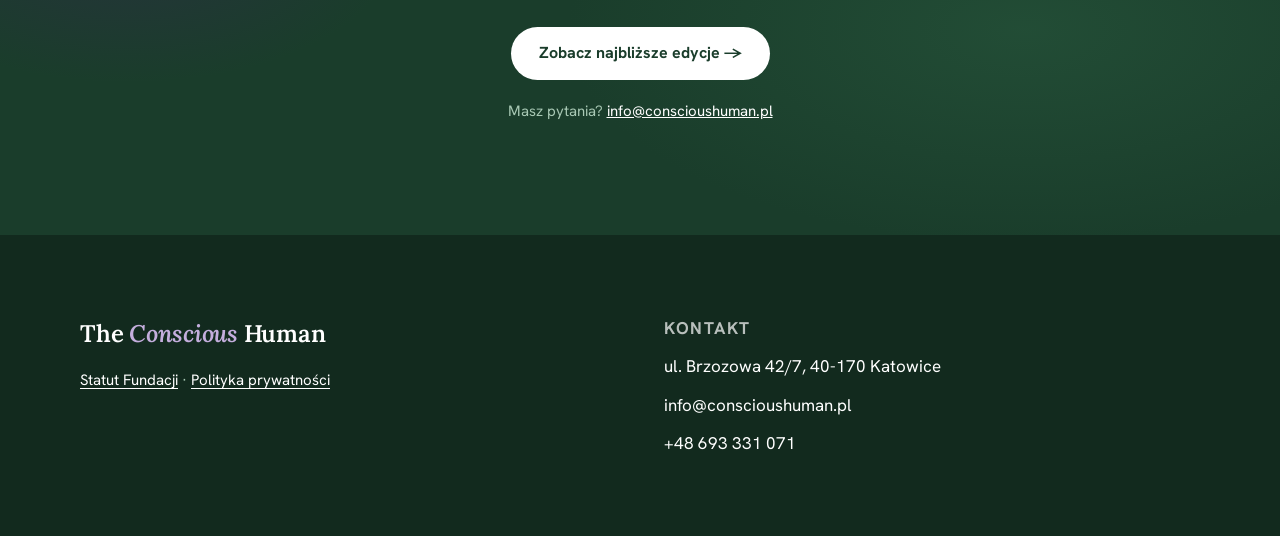
<file: programy/unreplaced/index.html>
<!DOCTYPE html>
<html lang="pl">
<head>
  <meta charset="utf-8">
  <meta name="viewport" content="width=device-width, initial-scale=1">
  <title>Unreplaced — Programy — The Conscious Human</title>
  <meta name="description" content="Bezpłatny cykl 8 warsztatów rozwijających kompetencje, których nie zastąpi AI. Edycje z Uniwersytetem Jagiellońskim oraz edycja otwarta online od stycznia.">
  <link rel="preconnect" href="https://fonts.googleapis.com">
  <link rel="preconnect" href="https://fonts.gstatic.com" crossorigin>
  <link href="https://fonts.googleapis.com/css2?family=Hanken+Grotesk:wght@400;500;700&family=Lora:ital,wght@0,400;0,600;1,400;1,600&display=swap" rel="stylesheet">
  <link rel="icon" type="image/png" href="../../favicon.png">
  <link rel="stylesheet" href="../../css/style.css">
  <style>
    section[id] { scroll-margin-top: calc(var(--nav-height) + 16px); }

    /* ── Program hero ── */
    .programs-hero {
      padding: 80px 0 72px;
      background:
        radial-gradient(ellipse 55% 65% at 78% 35%, rgba(238,243,238,0.95) 0%, transparent 65%),
        radial-gradient(ellipse 40% 45% at 15% 75%, rgba(61,31,92,0.07) 0%, transparent 60%),
        var(--canvas-cream);
    }
    .programs-hero__grid {
      display: grid;
      grid-template-columns: 1.05fr 0.95fr;
      gap: 56px;
      align-items: center;
    }
    .programs-hero__photo {
      border-radius: 24px;
      overflow: hidden;
      box-shadow: var(--elev-3);
      aspect-ratio: 1 / 1;
    }
    .programs-hero__photo img {
      width: 100%;
      height: 100%;
      object-fit: cover;
      display: block;
    }
    .programs-hero__sub {
      font-family: var(--font-display);
      font-style: italic;
      font-size: clamp(22px, 2.4vw, 30px);
      line-height: 1.3;
      letter-spacing: -0.02em;
      color: var(--violet);
      margin-top: 10px;
    }
    .programs-hero__lead { margin-top: 24px; max-width: 560px; }

    .back-link {
      display: inline-flex;
      align-items: center;
      gap: 6px;
      font-size: 14px;
      font-weight: 700;
      color: var(--primary);
      text-decoration: none;
    }
    .back-link:hover { text-decoration: underline; text-underline-offset: 3px; }

    /* ── Facts strip ── */
    .facts {
      display: grid;
      grid-template-columns: repeat(4, 1fr);
      gap: 16px;
      margin-top: 40px;
      padding-top: 24px;
      border-top: 1px solid var(--hairline);
      max-width: 560px;
    }
    .facts__value {
      display: block;
      font-family: var(--font-display);
      font-size: 26px;
      line-height: 1.1;
      letter-spacing: -0.02em;
      color: var(--primary);
    }
    .facts__label {
      display: block;
      font-size: 13px;
      line-height: 1.35;
      color: var(--ink-mute);
      margin-top: 6px;
    }

    /* ── Editions ── */
    .editions {
      display: grid;
      grid-template-columns: repeat(3, 1fr);
      gap: 24px;
      align-items: stretch;
    }
    .edition {
      display: flex;
      flex-direction: column;
      border-radius: 20px;
      padding: 32px 28px;
      background: var(--canvas);
      border: 1px solid var(--hairline);
      box-shadow: 0 12px 32px rgba(26,61,43,0.07);
    }
    .edition__badge {
      align-self: flex-start;
      font-size: 11px;
      font-weight: 700;
      letter-spacing: 0.06em;
      text-transform: uppercase;
      color: var(--terra);
      background: rgba(181,85,42,0.1);
      border-radius: 100px;
      padding: 5px 12px;
    }
    .edition--open .edition__badge {
      color: var(--violet);
      background: var(--violet-light);
    }
    .edition__title {
      font-family: var(--font-display);
      font-weight: 600;
      font-size: 24px;
      line-height: 1.2;
      letter-spacing: -0.015em;
      color: var(--primary);
      margin-top: 18px;
    }
    .edition__meta { margin: 20px 0 28px; flex: 1; }
    .edition__row {
      padding: 12px 0;
      border-top: 1px solid var(--hairline);
    }
    .edition__row dt {
      font-size: 11px;
      font-weight: 700;
      letter-spacing: 0.08em;
      text-transform: uppercase;
      color: var(--ink-mute);
    }
    .edition__row dd {
      font-size: 15px;
      line-height: 1.5;
      color: var(--ink);
      margin-top: 3px;
    }
    .edition__row dd strong { font-weight: 700; }
    .edition__cta {
      white-space: normal;
      text-align: center;
      font-size: 15px;
      padding: 13px 20px;
    }
    .btn--violet {
      background: var(--violet);
      color: #fff;
    }
    .btn--violet:hover { background: var(--violet-mid); }
    .btn--on-primary { color: var(--primary); background: #fff; font-size: 16px; padding: 14px 28px; }
    .btn--on-primary:hover { background: var(--canvas-sage); }

    /* ── Research ── */
    .gap {
      display: grid;
      grid-template-columns: 0.9fr 1.1fr;
      gap: 56px;
      align-items: center;
      background: var(--canvas);
      border-radius: 20px;
      padding: 40px 44px;
      box-shadow: 0 12px 32px rgba(26,61,43,0.07);
    }
    .gap__row + .gap__row { margin-top: 24px; }
    .gap__head { display: flex; align-items: baseline; gap: 14px; }
    .gap__value {
      font-family: var(--font-display);
      font-size: clamp(44px, 5vw, 64px);
      line-height: 1;
      letter-spacing: -0.03em;
      color: var(--primary);
      flex-shrink: 0;
    }
    .gap__label { font-size: 16px; line-height: 1.4; color: var(--ink-mute); }
    .gap__track {
      height: 10px;
      margin-top: 10px;
      border-radius: 4px;
      background: var(--canvas-sage);
      overflow: hidden;
    }
    .gap__fill { height: 100%; border-radius: 0 4px 4px 0; background: var(--primary); }
    .gap__fill--low { background: var(--terra); }
    .gap__text p { font-size: 17px; line-height: 1.65; color: var(--ink-mute); }
    .gap__text p + p { margin-top: 14px; }

    .source {
      display: block;
      font-size: 13px;
      line-height: 1.4;
      color: var(--ink-mute);
    }
    .source a { color: inherit; text-decoration: underline; text-underline-offset: 2px; }
    .source a:hover { color: var(--primary); }
    .gap .source { margin-top: 20px; }

    .stats {
      display: grid;
      grid-template-columns: repeat(3, 1fr);
      gap: 0 40px;
      margin-top: 40px;
    }
    .stat {
      padding: 28px 0;
      border-top: 1px solid var(--hairline);
      display: flex;
      flex-direction: column;
    }
    .stat__value {
      font-family: var(--font-display);
      font-size: 44px;
      line-height: 1;
      letter-spacing: -0.03em;
      color: var(--primary);
    }
    .stat__label {
      font-size: 16px;
      line-height: 1.5;
      color: var(--ink);
      margin: 12px 0 10px;
      flex: 1;
    }
    .takeaway {
      font-family: var(--font-display);
      font-style: italic;
      font-size: clamp(20px, 2vw, 25px);
      line-height: 1.4;
      letter-spacing: -0.015em;
      color: var(--violet);
      max-width: 820px;
      margin-top: 32px;
    }

    /* ── Scope ── */
    .scope {
      display: grid;
      grid-template-columns: 1.1fr 0.9fr;
      gap: 56px;
      align-items: stretch;
      margin-top: 16px;
    }
    .scope .h2 { text-wrap: balance; }
    .scope__list {
      list-style: none;
      display: flex;
      flex-wrap: wrap;
      gap: 10px;
      margin-top: 24px;
    }
    .scope__list li {
      font-size: 15px;
      font-weight: 500;
      color: var(--primary);
      background: var(--canvas-sage);
      border-radius: 100px;
      padding: 8px 16px;
    }
    .scope__not {
      background: var(--canvas-cream);
      border-radius: 20px;
      padding: 32px 36px;
    }
    .scope__not h3 {
      font-family: var(--font-display);
      font-weight: 600;
      font-size: 22px;
      color: var(--primary);
      margin-bottom: 12px;
    }
    .scope__not p { font-size: 16px; line-height: 1.65; color: var(--ink-mute); }
    .scope__not p + p { margin-top: 12px; }

    /* ── Quote + facilitator ── */
    .quote-block { max-width: 760px; margin: 0 auto; text-align: center; }
    .quote-block__text {
      font-family: var(--font-display);
      font-style: italic;
      font-weight: 400;
      font-size: clamp(22px, 2.4vw, 30px);
      line-height: 1.4;
      letter-spacing: -0.02em;
      color: var(--violet);
    }
    .quote-block__attr-row {
      display: flex;
      align-items: center;
      justify-content: center;
      gap: 16px;
      margin-top: 28px;
      text-align: left;
    }
    .quote-block__avatar {
      width: 64px;
      height: 64px;
      border-radius: 50%;
      object-fit: cover;
      flex-shrink: 0;
    }
    .quote-block__name { font-size: 15px; font-weight: 700; color: var(--ink); }
    .quote-block__bio { font-size: 14px; line-height: 1.5; color: var(--ink-mute); margin-top: 2px; }

    /* ── Session list ── */
    .session { border-bottom: 1px solid var(--hairline); }
    .session:first-of-type { border-top: 1px solid var(--hairline); }
    .session summary {
      display: flex;
      align-items: baseline;
      gap: 28px;
      padding: 22px 0;
      cursor: pointer;
      list-style: none;
    }
    .session summary::-webkit-details-marker { display: none; }
    .session summary::after {
      content: "+";
      margin-left: auto;
      font-size: 24px;
      line-height: 1;
      color: var(--ink-mute);
    }
    .session[open] summary::after { content: "–"; }
    .session summary:focus-visible { outline: 2px solid var(--primary); outline-offset: 2px; }
    .session__num {
      font-family: var(--font-display);
      font-size: 22px;
      color: var(--terra);
      flex-shrink: 0;
      width: 36px;
    }
    .session__title {
      font-family: var(--font-display);
      font-weight: 600;
      font-size: 20px;
      color: var(--primary);
    }
    .session__body { padding: 0 40px 28px 64px; max-width: 860px; }
    .session__def {
      font-family: var(--font-display);
      font-size: 18px;
      line-height: 1.5;
      color: var(--ink);
      margin-bottom: 12px;
    }
    .session__def strong { font-weight: 600; color: var(--primary); }
    .session__desc { font-size: 16px; line-height: 1.7; color: var(--ink-mute); }
    .session__outcome {
      font-size: 15px;
      line-height: 1.55;
      color: var(--ink);
      margin-top: 14px;
    }
    .session__outcome strong { font-weight: 700; color: var(--primary); }

    /* ── Disclaimer ── */
    .disclaimer {
      font-size: 13px;
      color: var(--ink-mute);
      max-width: 720px;
      margin-top: 28px;
      line-height: 1.6;
    }

    /* ── Research component ── */
    .study {
      display: grid;
      grid-template-columns: 0.9fr 1.1fr;
      gap: 56px;
      align-items: start;
    }
    .study__questions { list-style: none; counter-reset: q; }
    .study__questions li {
      counter-increment: q;
      display: flex;
      gap: 18px;
      padding: 18px 0;
      border-bottom: 1px solid var(--hairline);
      font-size: 17px;
      line-height: 1.5;
      color: var(--ink);
    }
    .study__questions li:first-child { border-top: 1px solid var(--hairline); }
    .study__questions li::before {
      content: counter(q);
      font-family: var(--font-display);
      font-size: 20px;
      line-height: 1.3;
      color: var(--terra);
      flex-shrink: 0;
    }
    .study__note { font-size: 15px; line-height: 1.6; color: var(--ink-mute); margin-top: 20px; }

    /* ── Sources ── */
    .sources { margin-top: 40px; border-top: 1px solid var(--hairline); }
    .sources summary {
      padding: 18px 0;
      font-size: 15px;
      font-weight: 700;
      color: var(--primary);
      cursor: pointer;
    }
    .sources ul { list-style: none; columns: 2; column-gap: 40px; padding-bottom: 16px; }
    .sources li { font-size: 14px; line-height: 1.5; color: var(--ink-mute); margin-bottom: 10px; break-inside: avoid; }
    .sources a { color: inherit; text-decoration: underline; text-underline-offset: 2px; }

    /* ── Contact band ── */
    .contact-band {
      padding: 112px 40px;
      background:
        radial-gradient(ellipse 55% 80% at 80% 50%, rgba(42,92,64,0.5) 0%, transparent 65%),
        radial-gradient(ellipse 35% 55% at 10% 30%, rgba(61,31,92,0.3) 0%, transparent 60%),
        var(--primary);
      text-align: center;
    }
    .contact-band__inner { max-width: 720px; margin: 0 auto; }
    .contact-band__h2 {
      font-family: var(--font-display);
      font-weight: 400;
      font-size: clamp(32px, 4.4vw, 50px);
      line-height: 1.15;
      letter-spacing: -0.03em;
      color: #fff;
      margin: 0 0 32px;
    }
    .contact-band__mail { font-size: 15px; color: var(--on-primary-mute); margin-top: 20px; }
    .contact-band__mail a { color: #fff; }

    @media (max-width: 900px) {
      .programs-hero { padding: 56px 0; }
      .programs-hero__grid,
      .scope,
      .study,
      .gap { grid-template-columns: 1fr; gap: 32px; }
      .editions { grid-template-columns: 1fr; }
      .stats { grid-template-columns: 1fr 1fr; gap: 0 24px; }
      .gap { padding: 28px 24px; }
      .contact-band { padding: 80px 24px; }
      .session summary { gap: 16px; }
      .session__body { padding: 0 0 24px 52px; }
      .sources ul { columns: 1; }
    }
    @media (max-width: 480px) {
      .facts { grid-template-columns: 1fr 1fr; }
      .stats { grid-template-columns: 1fr; }
      .scope__not { padding: 28px 24px; }
      .session__body { padding-left: 0; }
      .quote-block__attr-row { align-items: flex-start; }
      .btn--on-primary { width: 100%; }
    }
  </style>
</head>
<body>

  <!-- Nav -->
  <nav class="nav">
    <div class="wrap nav__inner">
      <a href="../../index.html" class="nav__logo">The <em>Conscious</em> Human</a>
      <div class="nav__links">
        <a href="../../o-fundacji/" class="nav__link">O fundacji</a>
        <a href="/programy/" class="nav__link">Programy</a>
        <a href="../../index.html#jak-dzialamy" class="nav__link">Jak działamy</a>
        <a href="../../index.html#kontakt" class="nav__link">Kontakt</a>
      </div>
      <div class="nav__actions">
        <div class="lang-switch">
          <span class="lang-switch__item lang-switch__item--active">PL</span>
          <span class="lang-switch__sep">·</span>
          <a href="/en/programs/unreplaced/" class="lang-switch__item">EN</a>
        </div>
        <a href="../../index.html#kontakt" class="btn btn--nav">Kontakt</a>
      </div>
    </div>
  </nav>

  <!-- Hero -->
  <header class="programs-hero">
    <div class="wrap programs-hero__grid">
      <div>
        <a href="/programy/" class="back-link">← Wszystkie programy</a>
        <h1 class="hero__h1" style="margin-top: 24px;">Unreplaced</h1>
        <p class="programs-hero__sub">Kompetencje, których nie zastąpi AI.</p>
        <p class="body-lg programs-hero__lead">AI nie tyle masowo likwiduje stanowiska, co zmienia zawartość pracy, a najmocniej odczuwają to osoby na początku kariery. Ten program nie uczy narzędzi, które szybko się zmieniają. Skupia się na tym, co pozostaje: sposobie myślenia, podejmowaniu decyzji, ocenie sytuacji i pracy z ludźmi.</p>
        <div class="hero__cta">
          <a href="#edycje" class="btn btn--primary">Zobacz najbliższe edycje</a>
          <a href="#badania" class="btn btn--ghost">Co mówią badania</a>
        </div>
        <div class="facts">
          <div><span class="facts__value">8</span><span class="facts__label">spotkań warsztatowych</span></div>
          <div><span class="facts__value">1,5 h</span><span class="facts__label">każde spotkanie</span></div>
          <div><span class="facts__value">do 12</span><span class="facts__label">osób w grupie</span></div>
          <div><span class="facts__value">0 zł</span><span class="facts__label">udział jest bezpłatny</span></div>
        </div>
      </div>
      <div class="programs-hero__photo">
        <img src="/programy/unreplaced/unreplaced-hero.webp" width="1254" height="1254" fetchpriority="high" alt="Prowadząca warsztat Unreplaced przy flipcharcie z hasłem „Developing skills that AI cannot replace”">
      </div>
    </div>
  </header>

  <!-- Edycje -->
  <section id="edycje" class="section section--white">
    <div class="wrap">
      <div class="section__intro section__intro--left">
        <span class="eyebrow">Najbliższe edycje</span>
        <h2 class="h2" style="margin-top: 16px;">Kiedy, gdzie i dla kogo.</h2>
        <p class="body-lg" style="margin-top: 16px;">Najbliższe cykle Unreplaced odbędą się w Krakowie oraz online.</p>
      </div>

      <div class="editions">
        <article class="edition">
          <span class="edition__badge">Online · dla studentów</span>
          <h3 class="edition__title">Cykl online z Uniwersytetem Jagiellońskim</h3>
          <dl class="edition__meta">
            <div class="edition__row"><dt>Dla kogo</dt><dd><strong>Wyłącznie dla studentów i studentek socjologii Uniwersytetu Jagiellońskiego</strong></dd></div>
            <div class="edition__row"><dt>We współpracy z</dt><dd>Instytutem Socjologii UJ i kołem naukowym Uniwersytetu Jagiellońskiego</dd></div>
            <div class="edition__row"><dt>Forma</dt><dd>Sesje online, 8 spotkań, raz w tygodniu</dd></div>
            <div class="edition__row"><dt>Termin</dt><dd>Podamy wkrótce</dd></div>
          </dl>
          <a href="https://forms.gle/7Ai8bs2G3EFbM6WD9" target="_blank" rel="noopener" class="btn btn--primary edition__cta">Zapisz się</a>
        </article>

        <article class="edition">
          <span class="edition__badge">Kraków · dla studentów</span>
          <h3 class="edition__title">Warsztaty na Uniwersytecie Jagiellońskim</h3>
          <dl class="edition__meta">
            <div class="edition__row"><dt>Dla kogo</dt><dd><strong>Wyłącznie dla studentów i studentek socjologii Uniwersytetu Jagiellońskiego</strong></dd></div>
            <div class="edition__row"><dt>We współpracy z</dt><dd>Instytutem Socjologii UJ i kołem naukowym Uniwersytetu Jagiellońskiego</dd></div>
            <div class="edition__row"><dt>Forma</dt><dd>Sesje warsztatowe na żywo, w Krakowie</dd></div>
            <div class="edition__row"><dt>Termin</dt><dd>Podamy wkrótce</dd></div>
          </dl>
          <a href="https://forms.gle/CXZRQBehttAAaHGW9" target="_blank" rel="noopener" class="btn btn--primary edition__cta">Zapisz się</a>
        </article>

        <article class="edition edition--open">
          <span class="edition__badge">Online · dla wszystkich</span>
          <h3 class="edition__title">Cykl online: edycja otwarta</h3>
          <dl class="edition__meta">
            <div class="edition__row"><dt>Dla kogo</dt><dd>Dla każdej osoby powyżej 18 lat, która chciałaby dołączyć</dd></div>
            <div class="edition__row"><dt>Start</dt><dd><strong>Styczeń 2027</strong></dd></div>
            <div class="edition__row"><dt>Terminy</dt><dd><strong>Środy, 18:00–19:30</strong></dd></div>
            <div class="edition__row"><dt>Forma</dt><dd>Sesje online, 8 spotkań, co dwa tygodnie</dd></div>
          </dl>
          <a href="https://forms.gle/pk1bfYUqbaxmxtte8" target="_blank" rel="noopener" class="btn btn--violet edition__cta">Zapisz się</a>
        </article>
      </div>
    </div>
  </section>

  <!-- Co mówią badania -->
  <section id="badania" class="section section--cream">
    <div class="wrap">
      <div class="section__intro section__intro--left">
        <span class="eyebrow">Co mówią badania</span>
        <h2 class="h2" style="margin-top: 16px;">Barierą nie jest dostęp do AI, lecz brak poczucia gotowości.</h2>
      </div>

      <div class="gap">
        <div>
          <div class="gap__row">
            <div class="gap__head">
              <span class="gap__value">97%</span>
              <span class="gap__label">osób w wieku 18–35 lat w Polsce korzysta z narzędzi AI</span>
            </div>
            <div class="gap__track" aria-hidden="true"><div class="gap__fill" style="width: 97%;"></div></div>
          </div>
          <div class="gap__row">
            <div class="gap__head">
              <span class="gap__value">12%</span>
              <span class="gap__label">czuje się przygotowanych do posługiwania się nimi zawodowo</span>
            </div>
            <div class="gap__track" aria-hidden="true"><div class="gap__fill gap__fill--low" style="width: 12%;"></div></div>
          </div>
          <span class="source">Źródło: <a href="https://news.microsoft.com/source/emea/2025/07/generacja-ai-97-mlodych-polakow-korzysta-ze-sztucznej-inteligencji-ale-tylko-12-czuje-sie-gotowych-do-pracy-z-jej-wykorzystaniem/?lang=pl" target="_blank" rel="noopener">Talent Days i Microsoft, Generacja AI, 2025</a></span>
        </div>
        <div class="gap__text">
          <p>Narzędzia są w powszechnym użyciu. Brakuje czegoś innego: umiejętności oceny, czy ich wynik jest wiarygodny, i zrozumienia, co w swojej pracy wnosisz Ty, a co da się wygenerować.</p>
          <p>Pokolenie Z jest jednocześnie najszybciej adaptującą AI i najbardziej zaniepokojoną jej wpływem grupą na rynku pracy.</p>
          <span class="source" style="margin-top: 14px;">Źródło: <a href="https://www.parp.gov.pl/component/content/article/90196:jak-ai-wplywa-na-rynek-pracy-mimo-leku-wsrod-mlodych-nowe-prognozy-sa-optymistyczne" target="_blank" rel="noopener">PARP, na podstawie badań Hays i Randstad Workmonitor 2026</a></span>
        </div>
      </div>

      <div class="stats">
        <div class="stat">
          <span class="stat__value">37%</span>
          <p class="stat__label">młodych pracowników wykonuje zawody narażone na istotną zmianę zadań</p>
          <span class="source"><a href="https://www.weforum.org/publications/artificial-intelligence-and-the-future-of-entry-level-work-a-framework-for-safeguarding-and-reinventing-early-career-pathways/" target="_blank" rel="noopener">Światowe Forum Ekonomiczne i PwC, 2026</a></span>
        </div>
        <div class="stat">
          <span class="stat__value">28%</span>
          <p class="stat__label">uważa, że w ciągu trzech lat co najmniej połowa ich umiejętności straci na znaczeniu</p>
          <span class="source"><a href="https://www.weforum.org/publications/artificial-intelligence-and-the-future-of-entry-level-work-a-framework-for-safeguarding-and-reinventing-early-career-pathways/" target="_blank" rel="noopener">Światowe Forum Ekonomiczne i PwC, 2026</a></span>
        </div>
        <div class="stat">
          <span class="stat__value">−7%</span>
          <p class="stat__label">ofert dla juniorów w 2025 roku, przy wzroście o 4% dla doświadczonych pracowników</p>
          <span class="source"><a href="https://www.weforum.org/publications/artificial-intelligence-and-the-future-of-entry-level-work-a-framework-for-safeguarding-and-reinventing-early-career-pathways/" target="_blank" rel="noopener">Światowe Forum Ekonomiczne i PwC, 2026</a></span>
        </div>
        <div class="stat">
          <span class="stat__value">70%</span>
          <p class="stat__label">umiejętności używanych w większości zawodów zmieni się do 2030 roku</p>
          <span class="source"><a href="https://economicgraph.linkedin.com/research/work-change-report" target="_blank" rel="noopener">LinkedIn Economic Graph, Work Change Report</a></span>
        </div>
        <div class="stat">
          <span class="stat__value">6%</span>
          <p class="stat__label">miejsc pracy młodych jest bezpośrednio zagrożonych przez AI</p>
          <span class="source"><a href="https://www.ilo.org/resource/news/youth-unemployment-rises-young-people-face-harder-road-decent-work" target="_blank" rel="noopener">Międzynarodowa Organizacja Pracy, 2026</a></span>
        </div>
        <div class="stat">
          <span class="stat__value">12%</span>
          <p class="stat__label">wyniosło bezrobocie młodych na świecie w 2025 roku</p>
          <span class="source"><a href="https://www.ilo.org/resource/news/youth-unemployment-rises-young-people-face-harder-road-decent-work" target="_blank" rel="noopener">Międzynarodowa Organizacja Pracy, 2026</a></span>
        </div>
      </div>

      <p class="takeaway">AI bezpośrednio zagraża niewielkiej części miejsc pracy młodych. Trudniej jest jednak zacząć: w 2025 roku ofert dla juniorów ubyło, a dla doświadczonych pracowników przybyło.</p>

      <details class="sources">
        <summary>Źródła danych</summary>
        <ul>
          <li><a href="https://www.weforum.org/publications/artificial-intelligence-and-the-future-of-entry-level-work-a-framework-for-safeguarding-and-reinventing-early-career-pathways/" target="_blank" rel="noopener">World Economic Forum i PwC, Artificial Intelligence and the Future of Entry-Level Work, 2026</a></li>
          <li><a href="https://www.weforum.org/publications/the-future-of-jobs-report-2025/" target="_blank" rel="noopener">World Economic Forum, Future of Jobs Report 2025</a></li>
          <li><a href="https://www.ilo.org/resource/news/youth-unemployment-rises-young-people-face-harder-road-decent-work" target="_blank" rel="noopener">International Labour Organization, Global Employment Trends for Youth 2026</a></li>
          <li><a href="https://www.oecd.org/en/publications/2025/12/oecd-skills-outlook-2025_ac37c7d4.html" target="_blank" rel="noopener">OECD, Skills Outlook 2025</a></li>
          <li><a href="https://economicgraph.linkedin.com/research/work-change-report" target="_blank" rel="noopener">LinkedIn Economic Graph, Work Change Report</a></li>
          <li><a href="https://news.microsoft.com/annual-work-trend-index-2026" target="_blank" rel="noopener">Microsoft, Work Trend Index 2026</a></li>
          <li><a href="https://news.microsoft.com/source/emea/2025/07/generacja-ai-97-mlodych-polakow-korzysta-ze-sztucznej-inteligencji-ale-tylko-12-czuje-sie-gotowych-do-pracy-z-jej-wykorzystaniem/?lang=pl" target="_blank" rel="noopener">Talent Days i Microsoft, Generacja AI: młodzi Polacy na cyfrowym rynku pracy, 2025</a></li>
          <li><a href="https://www.gov.pl/web/cyfryzacja/jak-generatywna-sztuczna-inteligencja-bedzie-ksztaltowac-polski-rynek-pracy2" target="_blank" rel="noopener">NASK i MOP na zlecenie Ministerstwa Cyfryzacji, Generatywna sztuczna inteligencja a polski rynek pracy, 2025</a></li>
          <li><a href="https://www.parp.gov.pl/component/content/article/90196:jak-ai-wplywa-na-rynek-pracy-mimo-leku-wsrod-mlodych-nowe-prognozy-sa-optymistyczne" target="_blank" rel="noopener">PARP, opracowanie na podstawie badań Hays oraz Randstad Workmonitor 2026</a></li>
        </ul>
      </details>
    </div>
  </section>

  <!-- Zakres programu -->
  <section class="section section--white">
    <div class="wrap">
      <span class="eyebrow">Dla kogo i po co</span>
      <div class="scope">
      <div>
        <h2 class="h2">Kluczowe kompetencje psychospołeczne według badań.</h2>
        <p class="body-lg" style="margin-top: 16px;">Dla osób, które czują niepokój wobec zmian napędzanych przez AI i wolą się nimi zająć, niż udawać, że ich nie ma.</p>
        <ul class="scope__list">
          <li>Krytyczne myślenie</li>
          <li>Kreatywność</li>
          <li>Adaptacyjność</li>
          <li>Odporność psychiczna</li>
          <li>Komunikacja i empatia</li>
          <li>Przedsiębiorczość i inicjatywa</li>
          <li>Uczenie się</li>
        </ul>
      </div>
      <aside class="scope__not">
        <h3>Czego tu nie uczymy</h3>
        <p>Kompetencji techniczno-cyfrowych, czyli obsługi narzędzi AI, pracy z danymi i cyberbezpieczeństwa. Badania również wymieniają je wśród kluczowych, ale pomijamy je świadomie, bo uczy ich już wiele kierunków studiów i kursów, a wiedza o konkretnych narzędziach szybko się dezaktualizuje.</p>
        <p>AI pojawia się w programie jako temat do namysłu i materiał do ćwiczenia krytycznej oceny. Pracujesz na sytuacjach z własnego doświadczenia, w stałej grupie.</p>
      </aside>
      </div>
    </div>
  </section>

  <!-- Cytat -->
  <section class="section section--cream" style="padding: 72px 0;">
    <div class="wrap">
      <div class="quote-block">
        <p class="quote-block__text">„Często słyszę pytanie: Czy AI zabierze mi pracę? Właściwe pytanie brzmi: Co takiego wnoszę, czego nie da się wygenerować z AI? Większość z nas nigdy nie musiała sobie tego pytania zadawać, bo wystarczyło dobrze wykonywać swoje zadania. Ta era się właśnie kończy.”</p>
        <div class="quote-block__attr-row">
          <img src="../../Aga zielony.jpg" loading="lazy" alt="Aga Skraburska" class="quote-block__avatar">
          <div>
            <p class="quote-block__name">Aga Skraburska, autorka i prowadząca program</p>
            <p class="quote-block__bio">Fundatorka i Prezeska Zarządu Fundacji. Absolwentka Instytutu Socjologii UJ. Od dwudziestu lat trenerka i coach, Head of Product Education w Nexthink.</p>
          </div>
        </div>
      </div>
    </div>
  </section>

  <!-- Program spotkań -->
  <section class="section section--white" style="padding-bottom: 56px;">
    <div class="wrap">
      <div class="section__intro section__intro--left">
        <span class="eyebrow">Program spotkań</span>
        <h2 class="h2" style="margin-top: 16px;">Osiem spotkań, jeden cykl.</h2>
      </div>

      <details class="session" open>
        <summary><span class="session__num">01</span><h3 class="session__title">Co się naprawdę zmienia</h3></summary>
        <div class="session__body">
          <p class="session__desc">Zaczynamy od uporządkowania faktów. Co AI robi dziś dobrze, czego nie robi i gdzie kończy się jej odpowiedzialność. Potem przechodzimy do Twojej sytuacji: sprawdzasz, które z Twoich zadań, na studiach czy w pracy, AI może przejąć, a co zależy od Ciebie: od Twojego osądu, doświadczenia i relacji z ludźmi. Dla wielu osób to pierwszy moment, w którym niepokój zamienia się w konkret.</p>
          <p class="session__outcome"><strong>Po spotkaniu:</strong> odróżniasz skalę bezpośredniego zagrożenia od zawężania się stanowisk wejściowych.</p>
        </div>
      </details>
      <details class="session">
        <summary><span class="session__num">02</span><h3 class="session__title">Krytyczne myślenie</h3></summary>
        <div class="session__body">
          <p class="session__def">To zdolność oceny wiarygodności informacji, rozpoznawania własnych założeń i podejmowania decyzji przy niepełnych danych.</p>
          <p class="session__desc">Kiedy odpowiedzi są natychmiastowe i brzmią pewnie, największym ryzykiem nie jest błąd maszyny, tylko to, że przestajemy sprawdzać. Ćwiczymy zadawanie lepszych pytań i ocenę wyników generowanych przez AI na materiale z narzędzi, z których korzystasz na co dzień.</p>
          <p class="session__outcome"><strong>Po spotkaniu:</strong> oceniasz wiarygodność wyniku z AI i wiesz, co sprawdzić przed podjęciem decyzji.</p>
        </div>
      </details>
      <details class="session">
        <summary><span class="session__num">03</span><h3 class="session__title">Kreatywność</h3></summary>
        <div class="session__body">
          <p class="session__def">To zdolność łączenia elementów pozornie do siebie niepasujących i rozpoznawania problemu, zanim ktoś go sformułuje.</p>
          <p class="session__desc">To nie talent plastyczny. Modele AI świetnie tworzą warianty tego, co już istnieje, ale znacznie słabiej radzą sobie z pytaniem, czy w ogóle zajmujemy się właściwą sprawą. Na tym spotkaniu ćwiczymy właśnie to pytanie.</p>
          <p class="session__outcome"><strong>Po spotkaniu:</strong> proponujesz nieoczywiste rozwiązania i rozpoznajesz problem, zanim ktoś go sformułuje.</p>
        </div>
      </details>
      <details class="session">
        <summary><span class="session__num">04</span><h3 class="session__title">Adaptacyjność</h3></summary>
        <div class="session__body">
          <p class="session__def">To zdolność działania w sytuacjach nierutynowych, dla których nie istnieje gotowa procedura.</p>
          <p class="session__desc">Zmiana rzadko boli sama w sobie. Boli to, że to, w czym byliśmy dobrzy, przestaje wystarczać, i znów jesteśmy początkujący. Pracujemy nad tym, jak przejść przez taki okres bez udawania entuzjazmu i bez zaciskania zębów, i jak szybciej uczyć się w nowych warunkach.</p>
          <p class="session__outcome"><strong>Po spotkaniu:</strong> masz metodę pracy z sytuacją, dla której nie istnieje gotowa procedura.</p>
        </div>
      </details>
      <details class="session">
        <summary><span class="session__num">05</span><h3 class="session__title">Odporność psychiczna</h3></summary>
        <div class="session__body">
          <p class="session__def">To zdolność zachowania jasności myślenia i poczucia sprawczości mimo niepewności co do przyszłości, zarówno zawodowej, jak i prywatnej.</p>
          <p class="session__desc">Rozmawiamy o tym, co realnie wzmacnia stabilność: co jest pod Twoją kontrolą, a co nie, jak odróżnić niepokój od informacji i skąd czerpać poczucie wartości niezależne od ocen, stanowiska czy roli zawodowej. Bez pocieszania na siłę.</p>
          <p class="session__outcome"><strong>Po spotkaniu:</strong> odróżniasz niepokój od informacji i potrafisz działać w warunkach niepewności.</p>
        </div>
      </details>
      <details class="session">
        <summary><span class="session__num">06</span><h3 class="session__title">Komunikacja i empatia</h3></summary>
        <div class="session__body">
          <p class="session__def">To zdolność rozumienia emocji i perspektywy drugiej osoby, uważnego słuchania, prowadzenia trudnych rozmów, przekonywania i współpracy w zespole.</p>
          <p class="session__desc">Ćwiczymy na sytuacjach z Twojej pracy i nauki: jak powiedzieć trudną rzecz tak, żeby druga strona jej nie odrzuciła, jak naprawdę usłyszeć, co ktoś mówi, i jak zrozumieć perspektywę drugiej osoby, nawet jeśli się z nią nie zgadzasz.</p>
          <p class="session__outcome"><strong>Po spotkaniu:</strong> jesteś gotowy lub gotowa do trudnych rozmów, uważnego słuchania i współpracy w grupie.</p>
        </div>
      </details>
      <details class="session">
        <summary><span class="session__num">07</span><h3 class="session__title">Przedsiębiorczość i inicjatywa</h3></summary>
        <div class="session__body">
          <p class="session__def">To umiejętność dostrzegania szans i zamieniania pomysłów w działanie, także wtedy, gdy trzeba zorganizować pracę innych, a także gotowość do zajęcia się problemem bez polecenia i wzięcia odpowiedzialności za rezultat.</p>
          <p class="session__desc">Nie chodzi o zakładanie firmy, tylko o postawę wobec pracy i nauki. W świecie, w którym samo wykonywanie poleceń traci wartość najszybciej, to jedna z niewielu rzeczy, które realnie zwiększają Twoją pozycję. Pracujemy nad tym, co Cię przed tym powstrzymuje.</p>
          <p class="session__outcome"><strong>Po spotkaniu:</strong> podejmujesz inicjatywę bez polecenia i zajmujesz się zauważonym problemem.</p>
        </div>
      </details>
      <details class="session">
        <summary><span class="session__num">08</span><h3 class="session__title">Uczenie się – Twój plan i grupa</h3></summary>
        <div class="session__body">
          <p class="session__def">To zdolność samodzielnego i powtarzalnego przyswajania nowych umiejętności.</p>
          <p class="session__desc">Na koniec składasz wszystko w prosty plan: czego się uczysz, co zmieniasz w sposobie pracy lub nauki i po czym poznasz, że idzie w dobrą stronę. Rozmawiamy też szczerze o tym, że takie postanowienia najczęściej gasną po dwóch tygodniach, jeśli nikt o nich nie wie. Dlatego na warsztatach pracujemy w grupie i to w grupie umawiamy się na następne kroki, a nie w pojedynkę.</p>
          <p class="session__outcome"><strong>Po spotkaniu:</strong> masz indywidualny plan rozwoju i metodę samodzielnego uczenia się nowych umiejętności.</p>
        </div>
      </details>

      <p class="disclaimer">Warsztaty mają charakter edukacyjno-rozwojowy. Nie doradzamy w sprawach zawodowych ani prawnych.</p>
    </div>
  </section>

  <!-- Komponent badawczy -->
  <section class="section section--sage">
    <div class="wrap">
      <div class="study">
        <div>
          <span class="eyebrow">Nasze badania</span>
          <h2 class="h2" style="margin-top: 16px;">Program, który sam staje się przedmiotem badania.</h2>
          <p class="body-lg" style="margin-top: 16px;">Oprócz warsztatów prowadzimy również badania: sprawdzamy, jak młodzi dorośli postrzegają wpływ AI na własną przyszłość zawodową i czy udział w programie Unreplaced to postrzeganie zmienia. Badamy to w każdej edycji.</p>
          <p class="study__note">Udział w badaniu jest dobrowolny i niezależny od udziału w zajęciach. Dane zbierane są w formie zanonimizowanej, na podstawie świadomych zgód. W edycjach z Uniwersytetem Jagiellońskim opiekę naukową sprawuje Instytut Socjologii UJ, a wyniki stanowią jego dorobek: Fundacja nie ma wpływu na ich treść ani wnioski.</p>
        </div>
        <div>
          <h3 class="eyebrow" style="margin-bottom: 16px;">Pytania, od których zaczynamy</h3>
          <ol class="study__questions">
            <li>Jak młodzi dorośli definiują zagrożenie ze strony AI dla własnej ścieżki zawodowej?</li>
            <li>Które kompetencje uznają za trudne do zastąpienia, a które za zagrożone, i na ile te oceny pokrywają się z danymi rynkowymi?</li>
            <li>Jak wyjaśnić współwystępowanie bardzo wysokiej adopcji narzędzi AI z bardzo niskim poczuciem gotowości do pracy z nimi?</li>
            <li>Czy udział w programie zmienia poziom postrzeganego zagrożenia i poczucia sprawczości?</li>
          </ol>
        </div>
      </div>
    </div>
  </section>

  <!-- Kontakt -->
  <div class="contact-band">
    <div class="contact-band__inner">
      <h2 class="contact-band__h2">Sprawdź, co wnosisz Ty.</h2>
      <a href="#edycje" class="btn btn--on-primary">Zobacz najbliższe edycje →</a>
      <p class="contact-band__mail">Masz pytania? <a href="mailto:info@conscioushuman.pl">info@conscioushuman.pl</a></p>
    </div>
  </div>

  <!-- Footer -->
  <footer id="kontakt" class="footer">
    <div class="wrap footer__inner">
      <div class="footer__brand">
        <span class="footer__logo">The <em>Conscious</em> Human</span>
        <p class="footer__note"><a href="../../statut-fundacji.pdf" target="_blank">Statut Fundacji</a> · <a href="../../polityka-prywatnosci/">Polityka prywatności</a></p>
      </div>
      <div class="footer__contact">
        <span class="footer__label">Kontakt</span>
        <span>ul. Brzozowa 42/7, 40-170 Katowice</span>
        <a href="mailto:info@conscioushuman.pl">info@conscioushuman.pl</a>
        <a href="tel:+48693331071">+48 693 331 071</a>
      </div>
    </div>
  </footer>

</body>
</html>
</file>
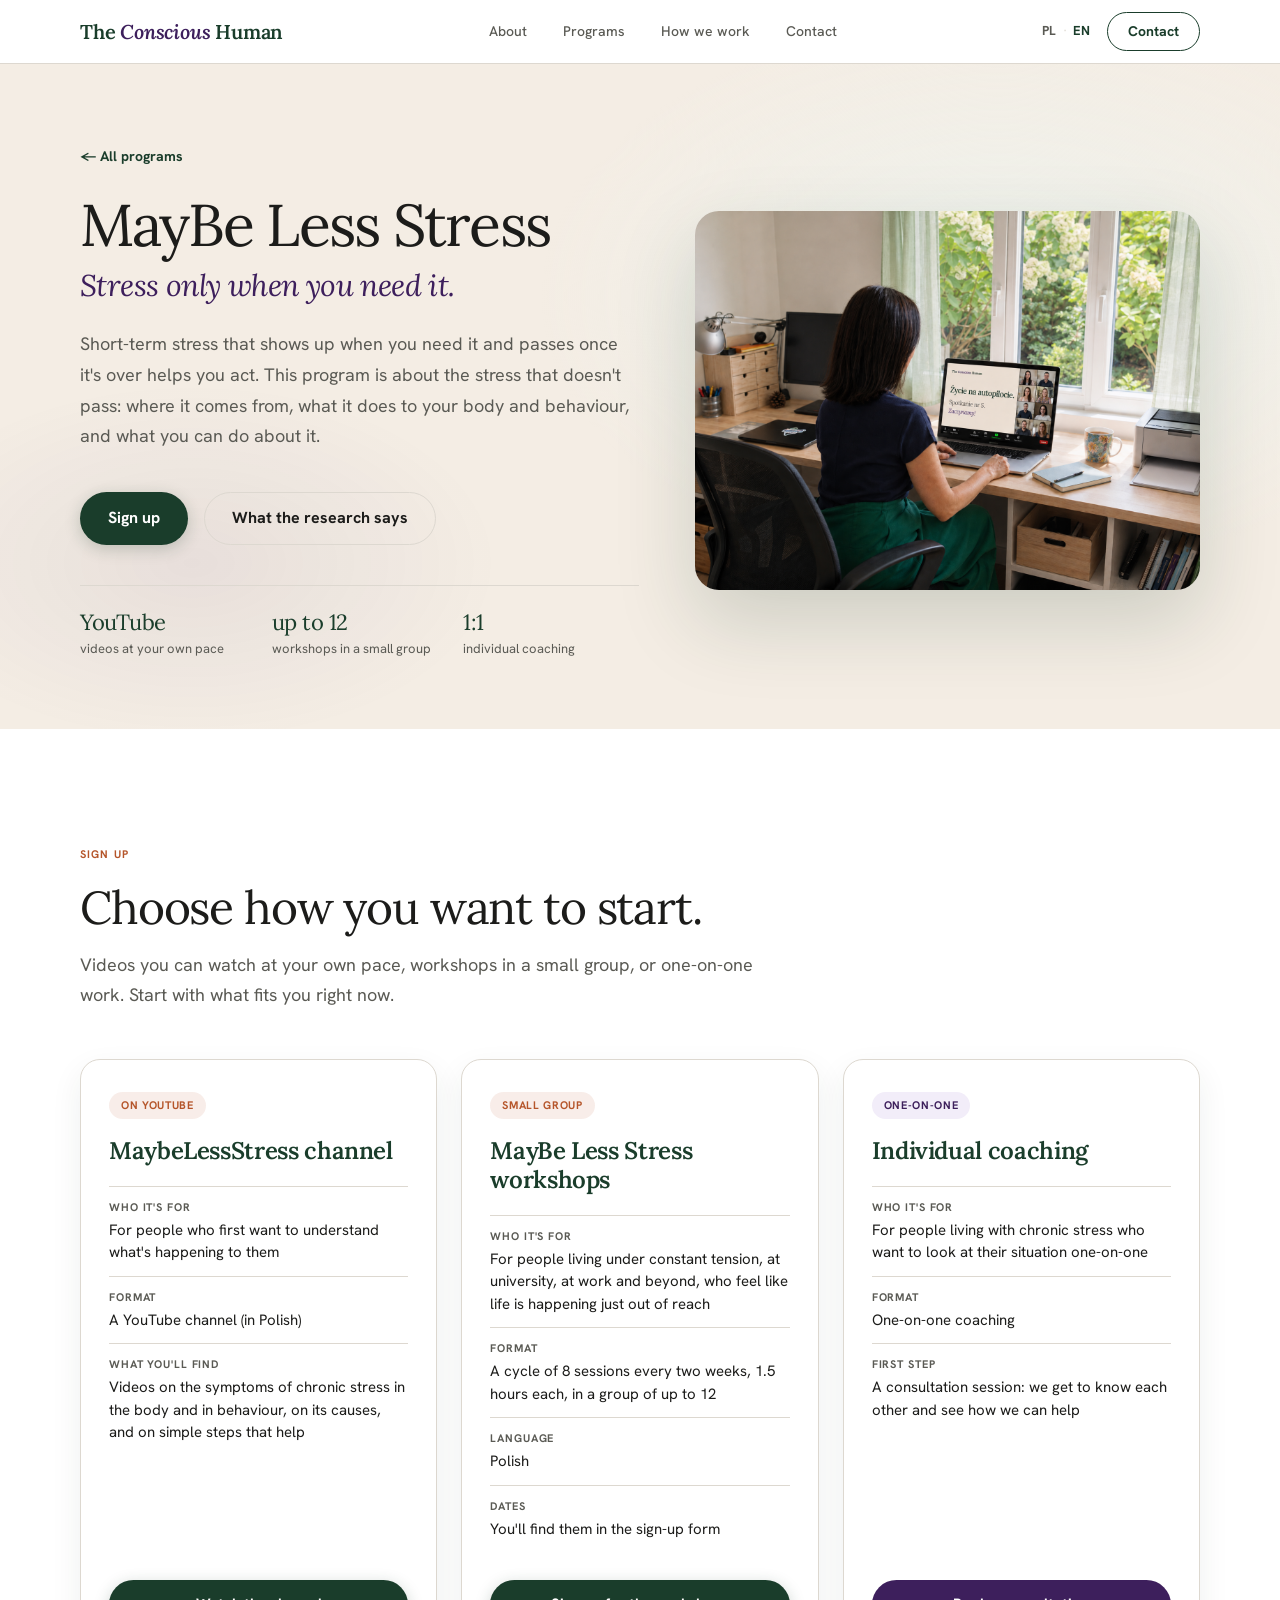
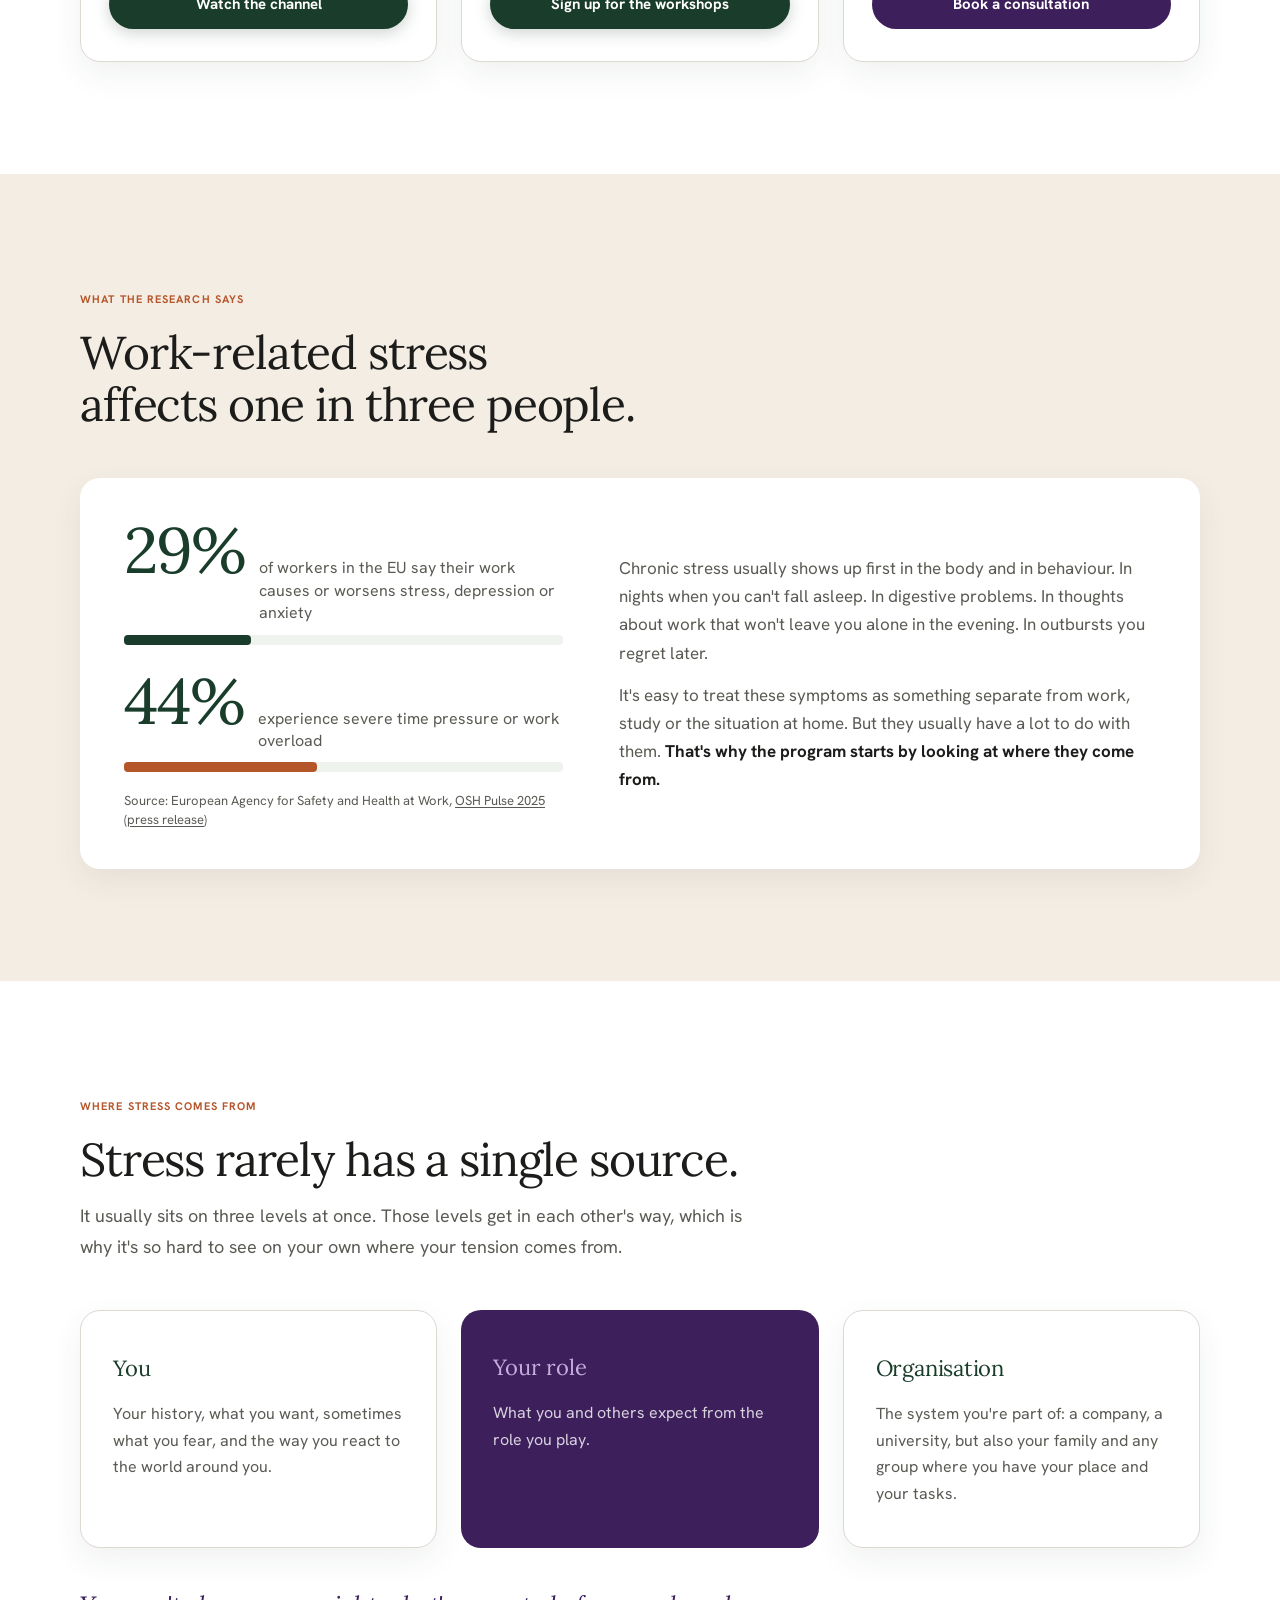
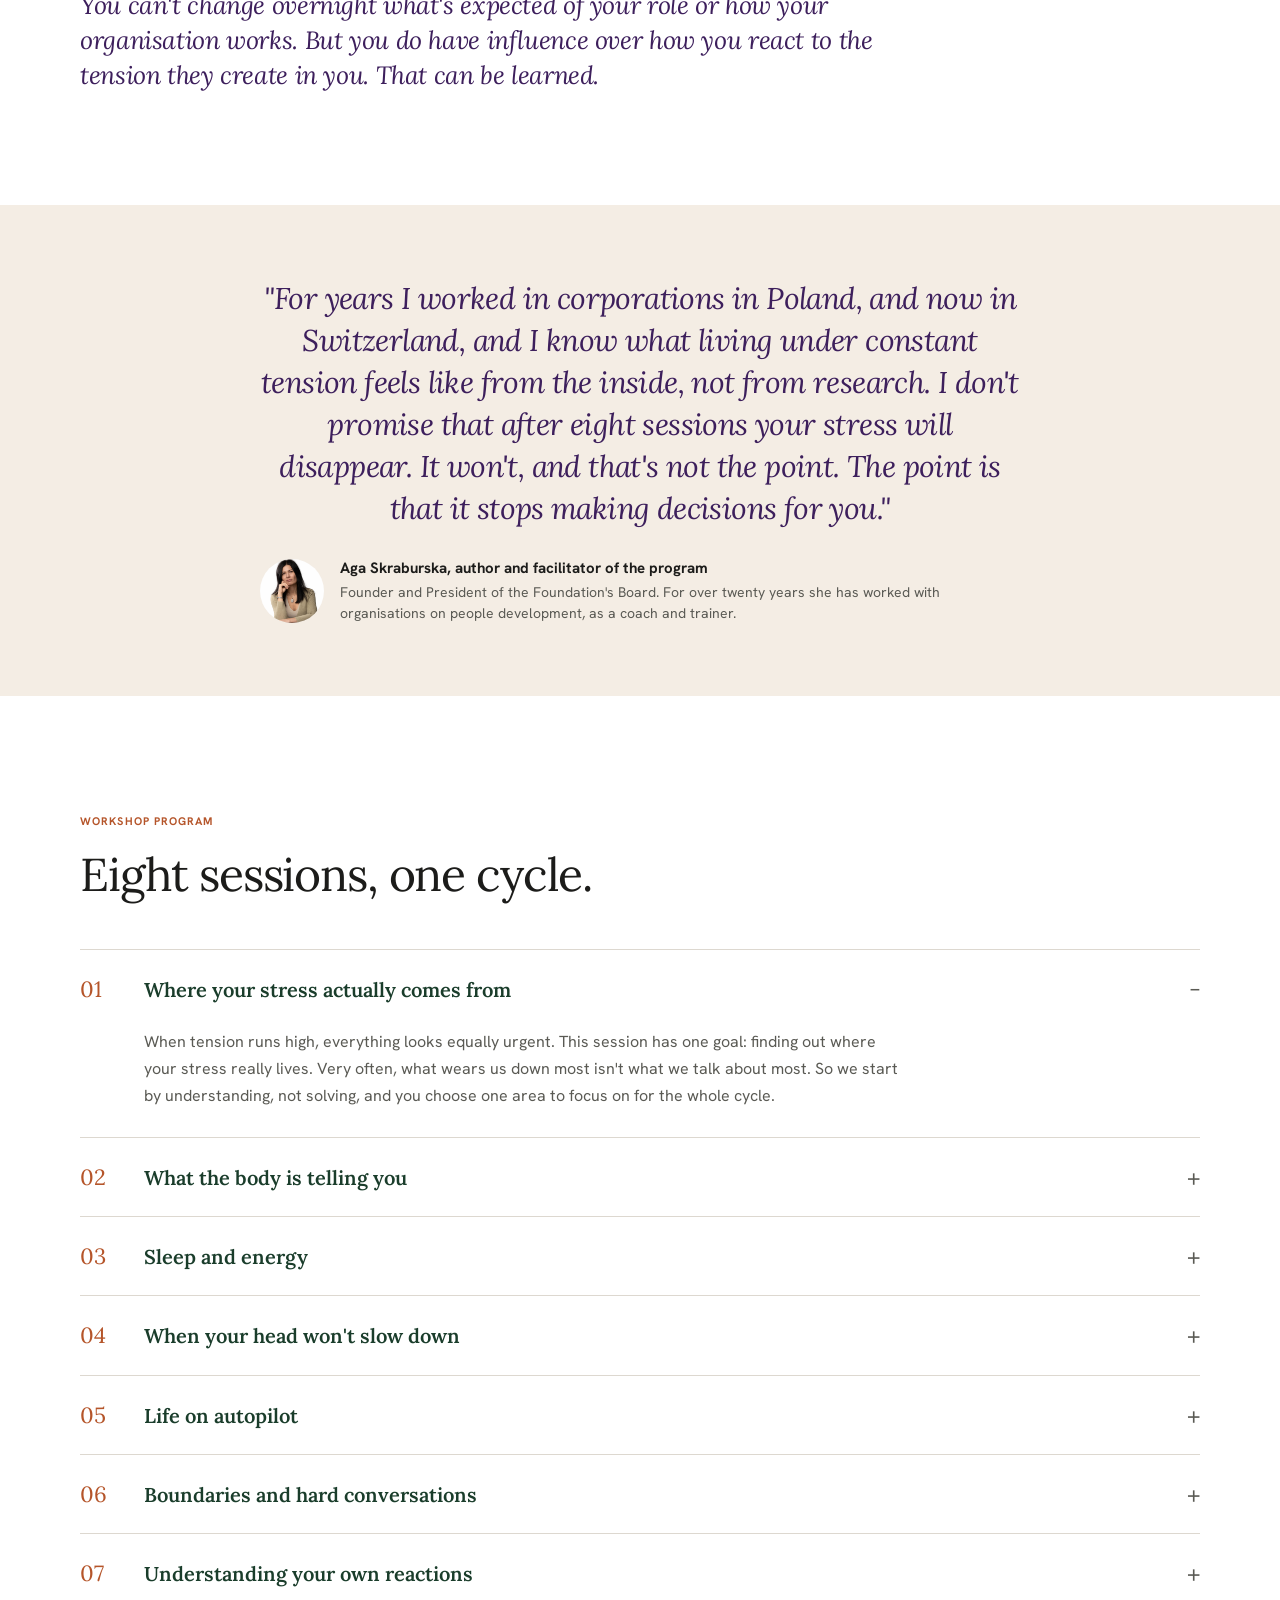
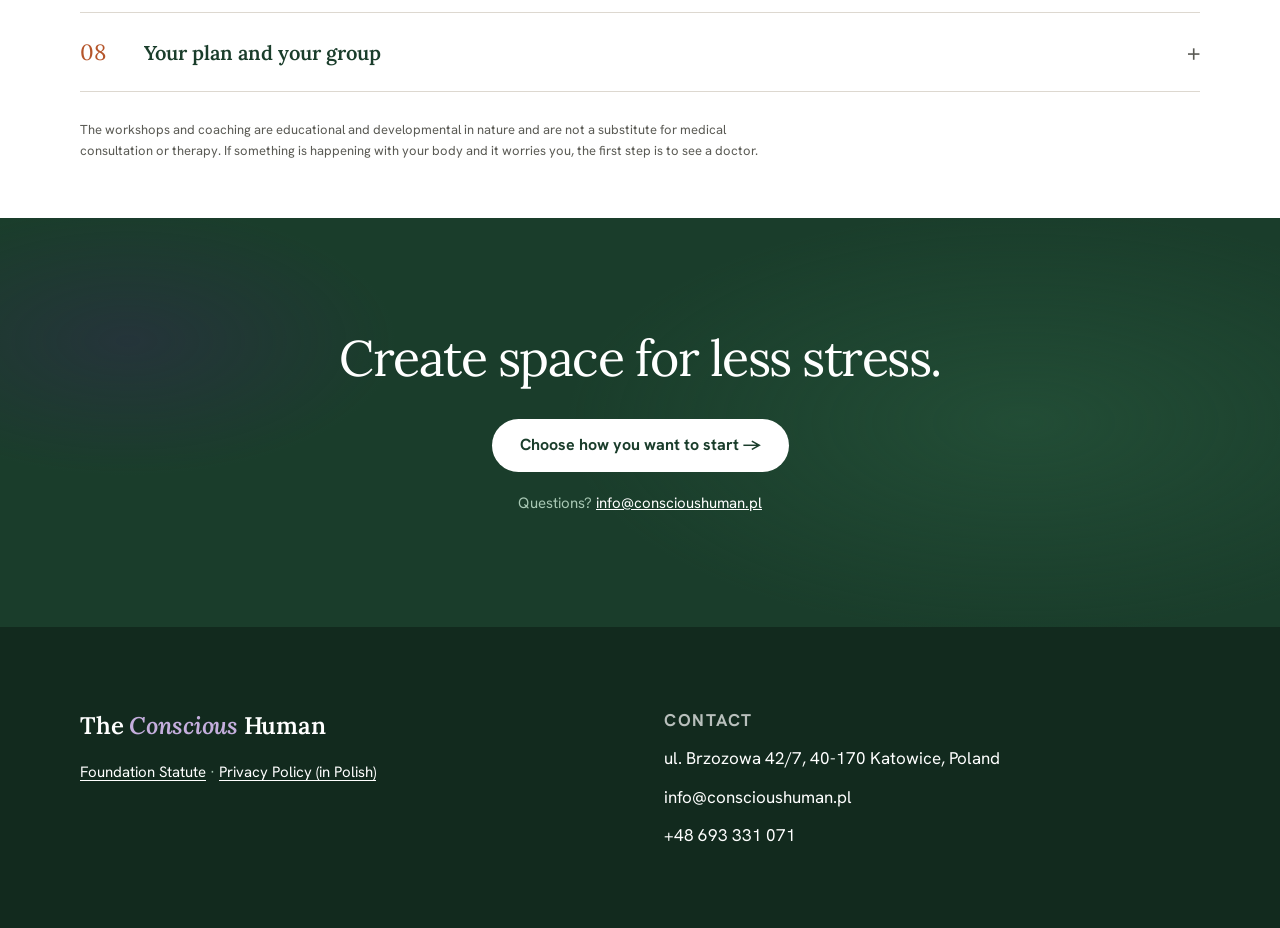
<file: en/programs/maybe-less-stress/index.html>
<!DOCTYPE html>
<html lang="en">
<head>
  <meta charset="utf-8">
  <meta name="viewport" content="width=device-width, initial-scale=1">
  <title>MayBe Less Stress — Programs — The Conscious Human</title>
  <meta name="description" content="MayBe Less Stress: a program about chronic stress. Individual coaching and small-group workshops, 8 sessions every two weeks.">
  <link rel="preconnect" href="https://fonts.googleapis.com">
  <link rel="preconnect" href="https://fonts.gstatic.com" crossorigin>
  <link href="https://fonts.googleapis.com/css2?family=Hanken+Grotesk:wght@400;500;700&family=Lora:ital,wght@0,400;0,600;1,400;1,600&display=swap" rel="stylesheet">
  <link rel="icon" type="image/png" href="../../../favicon.png">
  <link rel="stylesheet" href="../../../css/style.css">
  <style>
    section[id] { scroll-margin-top: calc(var(--nav-height) + 16px); }

    /* ── Program hero ── */
    .programs-hero {
      padding: 80px 0 72px;
      background:
        radial-gradient(ellipse 55% 65% at 78% 35%, rgba(238,243,238,0.95) 0%, transparent 65%),
        radial-gradient(ellipse 40% 45% at 15% 75%, rgba(61,31,92,0.07) 0%, transparent 60%),
        var(--canvas-cream);
    }
    .programs-hero__grid {
      display: grid;
      grid-template-columns: 1.05fr 0.95fr;
      gap: 56px;
      align-items: center;
    }
    .programs-hero__photo {
      border-radius: 24px;
      overflow: hidden;
      box-shadow: var(--elev-3);
      aspect-ratio: 4 / 3;
    }
    .programs-hero__photo img {
      width: 100%;
      height: 100%;
      object-fit: cover;
      display: block;
    }
    .programs-hero__sub {
      font-family: var(--font-display);
      font-style: italic;
      font-size: clamp(22px, 2.4vw, 30px);
      line-height: 1.3;
      letter-spacing: -0.02em;
      color: var(--violet);
      margin-top: 10px;
    }
    .programs-hero__lead { margin-top: 24px; max-width: 560px; }
    .back-link {
      display: inline-flex;
      align-items: center;
      gap: 6px;
      font-size: 14px;
      font-weight: 700;
      color: var(--primary);
      text-decoration: none;
    }
    .back-link:hover { text-decoration: underline; text-underline-offset: 3px; }

    /* ── Sign-up options ── */
    .editions {
      display: grid;
      grid-template-columns: repeat(3, 1fr);
      gap: 24px;
      align-items: stretch;
    }
    .edition {
      display: flex;
      flex-direction: column;
      border-radius: 20px;
      padding: 32px 28px;
      background: var(--canvas);
      border: 1px solid var(--hairline);
      box-shadow: 0 12px 32px rgba(26,61,43,0.07);
    }
    .edition__badge {
      align-self: flex-start;
      font-size: 11px;
      font-weight: 700;
      letter-spacing: 0.06em;
      text-transform: uppercase;
      color: var(--terra);
      background: rgba(181,85,42,0.1);
      border-radius: 100px;
      padding: 5px 12px;
    }
    .edition--open .edition__badge {
      color: var(--violet);
      background: var(--violet-light);
    }
    .edition__title {
      font-family: var(--font-display);
      font-weight: 600;
      font-size: 24px;
      line-height: 1.2;
      letter-spacing: -0.015em;
      color: var(--primary);
      margin-top: 18px;
    }
    .edition__meta { margin: 20px 0 28px; flex: 1; }
    .edition__row {
      padding: 12px 0;
      border-top: 1px solid var(--hairline);
    }
    .edition__row dt {
      font-size: 11px;
      font-weight: 700;
      letter-spacing: 0.08em;
      text-transform: uppercase;
      color: var(--ink-mute);
    }
    .edition__row dd {
      font-size: 15px;
      line-height: 1.5;
      color: var(--ink);
      margin-top: 3px;
    }
    .edition__cta {
      white-space: normal;
      text-align: center;
      font-size: 15px;
      padding: 13px 20px;
    }
    .btn--violet {
      background: var(--violet);
      color: #fff;
    }
    .btn--violet:hover { background: var(--violet-mid); }
    .btn--on-primary { color: var(--primary); background: #fff; font-size: 16px; padding: 14px 28px; }
    .btn--on-primary:hover { background: var(--canvas-sage); }

    /* ── Research ── */
    .gap {
      display: grid;
      grid-template-columns: 0.9fr 1.1fr;
      gap: 56px;
      align-items: center;
      background: var(--canvas);
      border-radius: 20px;
      padding: 40px 44px;
      box-shadow: 0 12px 32px rgba(26,61,43,0.07);
    }
    .gap__row + .gap__row { margin-top: 24px; }
    .gap__head { display: flex; align-items: baseline; gap: 14px; }
    .gap__value {
      font-family: var(--font-display);
      font-size: clamp(44px, 5vw, 64px);
      line-height: 1;
      letter-spacing: -0.03em;
      color: var(--primary);
      flex-shrink: 0;
    }
    .gap__label { font-size: 16px; line-height: 1.4; color: var(--ink-mute); }
    .gap__track {
      height: 10px;
      margin-top: 10px;
      border-radius: 4px;
      background: var(--canvas-sage);
      overflow: hidden;
    }
    .gap__fill { height: 100%; border-radius: 0 4px 4px 0; background: var(--primary); }
    .gap__fill--load { background: var(--terra); }
    .gap__text p { font-size: 17px; line-height: 1.65; color: var(--ink-mute); }
    .gap__text p + p { margin-top: 14px; }
    .gap__text strong { color: var(--ink); font-weight: 700; }

    .source {
      display: block;
      font-size: 13px;
      line-height: 1.4;
      color: var(--ink-mute);
    }
    .source a { color: inherit; text-decoration: underline; text-underline-offset: 2px; }
    .source a:hover { color: var(--primary); }
    .gap .source { margin-top: 20px; }


    .takeaway {
      font-family: var(--font-display);
      font-style: italic;
      font-size: clamp(20px, 2vw, 25px);
      line-height: 1.4;
      letter-spacing: -0.015em;
      color: var(--violet);
      max-width: 820px;
      margin-top: 40px;
    }

    /* ── Quote ── */
    .quote-block { max-width: 760px; margin: 0 auto; text-align: center; }
    .quote-block__text {
      font-family: var(--font-display);
      font-style: italic;
      font-weight: 400;
      font-size: clamp(22px, 2.4vw, 30px);
      line-height: 1.4;
      letter-spacing: -0.02em;
      color: var(--violet);
    }
    .quote-block__attr-row {
      display: flex;
      align-items: center;
      justify-content: center;
      gap: 16px;
      margin-top: 28px;
      text-align: left;
    }
    .quote-block__avatar {
      width: 64px;
      height: 64px;
      border-radius: 50%;
      object-fit: cover;
      flex-shrink: 0;
    }
    .quote-block__name { font-size: 15px; font-weight: 700; color: var(--ink); }
    .quote-block__bio { font-size: 14px; line-height: 1.5; color: var(--ink-mute); margin-top: 2px; }

    /* ── Session list ── */
    .session { border-bottom: 1px solid var(--hairline); }
    .session:first-of-type { border-top: 1px solid var(--hairline); }
    .session summary {
      display: flex;
      align-items: baseline;
      gap: 28px;
      padding: 22px 0;
      cursor: pointer;
      list-style: none;
    }
    .session summary::-webkit-details-marker { display: none; }
    .session summary::after {
      content: "+";
      margin-left: auto;
      font-size: 24px;
      line-height: 1;
      color: var(--ink-mute);
    }
    .session[open] summary::after { content: "–"; }
    .session summary:focus-visible { outline: 2px solid var(--primary); outline-offset: 2px; }
    .session__num {
      font-family: var(--font-display);
      font-size: 22px;
      color: var(--terra);
      flex-shrink: 0;
      width: 36px;
    }
    .session__title {
      font-family: var(--font-display);
      font-weight: 600;
      font-size: 20px;
      color: var(--primary);
    }
    .session__body { padding: 0 40px 28px 64px; max-width: 860px; }
    .session__desc { font-size: 16px; line-height: 1.7; color: var(--ink-mute); }

    /* ── Disclaimer ── */
    .disclaimer {
      font-size: 13px;
      color: var(--ink-mute);
      max-width: 720px;
      margin-top: 28px;
      line-height: 1.6;
    }

    /* ── Contact band ── */
    .contact-band {
      padding: 112px 40px;
      background:
        radial-gradient(ellipse 55% 80% at 80% 50%, rgba(42,92,64,0.5) 0%, transparent 65%),
        radial-gradient(ellipse 35% 55% at 10% 30%, rgba(61,31,92,0.3) 0%, transparent 60%),
        var(--primary);
      text-align: center;
    }
    .contact-band__inner { max-width: 720px; margin: 0 auto; }
    .contact-band__h2 {
      font-family: var(--font-display);
      font-weight: 400;
      font-size: clamp(32px, 4.4vw, 50px);
      line-height: 1.15;
      letter-spacing: -0.03em;
      color: #fff;
      margin: 0 0 32px;
    }
    .contact-band__mail { font-size: 15px; color: var(--on-primary-mute); margin-top: 20px; }
    .contact-band__mail a { color: #fff; }

    /* ── Facts strip ── */
    .facts {
      display: grid;
      grid-template-columns: repeat(3, 1fr);
      gap: 16px;
      margin-top: 40px;
      padding-top: 24px;
      border-top: 1px solid var(--hairline);
      max-width: 560px;
    }
    .facts__value {
      display: block;
      font-family: var(--font-display);
      font-size: 22px;
      line-height: 1.1;
      letter-spacing: -0.02em;
      color: var(--primary);
    }
    .facts__label {
      display: block;
      font-size: 13px;
      line-height: 1.35;
      color: var(--ink-mute);
      margin-top: 6px;
    }

    @media (max-width: 900px) {
      .programs-hero { padding: 56px 0; }
      .programs-hero__grid,
      .gap { grid-template-columns: 1fr; gap: 32px; }
      .editions { grid-template-columns: 1fr; }
      .gap { padding: 28px 24px; }
      .contact-band { padding: 80px 24px; }
      .session summary { gap: 16px; }
      .session__body { padding: 0 0 24px 52px; }
    }
    @media (max-width: 480px) {
      .facts { grid-template-columns: 1fr; gap: 12px; }
      .session__body { padding-left: 0; }
      .quote-block__attr-row { align-items: flex-start; }
      .btn--on-primary { width: 100%; }
    }
  </style>
</head>
<body>

  <!-- Nav -->
  <nav class="nav">
    <div class="wrap nav__inner">
      <a href="/en/" class="nav__logo">The <em>Conscious</em> Human</a>
      <div class="nav__links">
        <a href="/en/about/" class="nav__link">About</a>
        <a href="/en/programs/" class="nav__link">Programs</a>
        <a href="/en/#how-we-work" class="nav__link">How we work</a>
        <a href="/en/#contact" class="nav__link">Contact</a>
      </div>
      <div class="nav__actions">
        <div class="lang-switch">
          <a href="/programy/maybe-less-stress/" class="lang-switch__item">PL</a>
          <span class="lang-switch__sep">·</span>
          <span class="lang-switch__item lang-switch__item--active">EN</span>
        </div>
        <a href="/en/#contact" class="btn btn--nav">Contact</a>
      </div>
    </div>
  </nav>

  <!-- Hero -->
  <header class="programs-hero">
    <div class="wrap programs-hero__grid">
      <div>
        <a href="../" class="back-link">← All programs</a>
        <h1 class="hero__h1" style="margin-top: 24px;">MayBe Less Stress</h1>
        <p class="programs-hero__sub">Stress only when you need it.</p>
        <p class="body-lg programs-hero__lead">Short-term stress that shows up when you need it and passes once it's over helps you act. This program is about the stress that doesn't pass: where it comes from, what it does to your body and behaviour, and what you can do about it.</p>
        <div class="hero__cta">
          <a href="#sign-up" class="btn btn--primary">Sign up</a>
          <a href="#research" class="btn btn--ghost">What the research says</a>
        </div>
        <div class="facts">
          <div><span class="facts__value">YouTube</span><span class="facts__label">videos at your own pace</span></div>
          <div><span class="facts__value">up to 12</span><span class="facts__label">workshops in a small group</span></div>
          <div><span class="facts__value">1:1</span><span class="facts__label">individual coaching</span></div>
        </div>
      </div>
      <div class="programs-hero__photo">
        <img src="../../../programy/maybe-less-stress/Training.png" alt="A participant in a MayBe Less Stress session during a video call">
      </div>
    </div>
  </header>

  <!-- Sign up -->
  <section id="sign-up" class="section section--white">
    <div class="wrap">
      <div class="section__intro section__intro--left">
        <span class="eyebrow">Sign up</span>
        <h2 class="h2" style="margin-top: 16px;">Choose how you want to start.</h2>
        <p class="body-lg" style="margin-top: 16px;">Videos you can watch at your own pace, workshops in a small group, or one-on-one work. Start with what fits you right now.</p>
      </div>

      <div class="editions">
        <article class="edition">
          <span class="edition__badge">On YouTube</span>
          <h3 class="edition__title">MaybeLessStress channel</h3>
          <dl class="edition__meta">
            <div class="edition__row"><dt>Who it's for</dt><dd>For people who first want to understand what's happening to them</dd></div>
            <div class="edition__row"><dt>Format</dt><dd>A YouTube channel (in Polish)</dd></div>
            <div class="edition__row"><dt>What you'll find</dt><dd>Videos on the symptoms of chronic stress in the body and in behaviour, on its causes, and on simple steps that help</dd></div>
          </dl>
          <a href="https://www.youtube.com/@maybelessstress" target="_blank" rel="noopener" class="btn btn--primary edition__cta">Watch the channel</a>
        </article>

        <article class="edition">
          <span class="edition__badge">Small group</span>
          <h3 class="edition__title">MayBe Less Stress workshops</h3>
          <dl class="edition__meta">
            <div class="edition__row"><dt>Who it's for</dt><dd>For people living under constant tension, at university, at work and beyond, who feel like life is happening just out of reach</dd></div>
            <div class="edition__row"><dt>Format</dt><dd>A cycle of 8 sessions every two weeks, 1.5 hours each, in a group of up to 12</dd></div>
            <div class="edition__row"><dt>Language</dt><dd>Polish</dd></div>
            <div class="edition__row"><dt>Dates</dt><dd>You'll find them in the sign-up form</dd></div>
          </dl>
          <a href="https://forms.gle/HjnRNA7522VAfFRg7" target="_blank" rel="noopener" class="btn btn--primary edition__cta">Sign up for the workshops</a>
        </article>

        <article class="edition edition--open">
          <span class="edition__badge">One-on-one</span>
          <h3 class="edition__title">Individual coaching</h3>
          <dl class="edition__meta">
            <div class="edition__row"><dt>Who it's for</dt><dd>For people living with chronic stress who want to look at their situation one-on-one</dd></div>
            <div class="edition__row"><dt>Format</dt><dd>One-on-one coaching</dd></div>
            <div class="edition__row"><dt>First step</dt><dd>A consultation session: we get to know each other and see how we can help</dd></div>
          </dl>
          <a href="https://calendar.app.google/3yuEKuyomqfBeB2YA" target="_blank" rel="noopener" class="btn btn--violet edition__cta">Book a consultation</a>
        </article>
      </div>
    </div>
  </section>

  <!-- Research -->
  <section id="research" class="section section--cream">
    <div class="wrap">
      <div class="section__intro section__intro--left">
        <span class="eyebrow">What the research says</span>
        <h2 class="h2" style="margin-top: 16px;">Work-related stress<br>affects one in three people.</h2>
      </div>

      <div class="gap">
        <div>
          <div class="gap__row">
            <div class="gap__head">
              <span class="gap__value">29%</span>
              <span class="gap__label">of workers in the EU say their work causes or worsens stress, depression or anxiety</span>
            </div>
            <div class="gap__track" aria-hidden="true"><div class="gap__fill" style="width: 29%;"></div></div>
          </div>
          <div class="gap__row">
            <div class="gap__head">
              <span class="gap__value">44%</span>
              <span class="gap__label">experience severe time pressure or work overload</span>
            </div>
            <div class="gap__track" aria-hidden="true"><div class="gap__fill gap__fill--load" style="width: 44%;"></div></div>
          </div>
          <span class="source">Source: European Agency for Safety and Health at Work, <a href="https://osha.europa.eu/en/tools-and-publications/infographics/osh-pulse-2025-mental-health-work" target="_blank" rel="noopener">OSH Pulse 2025</a> (<a href="https://osha.europa.eu/en/about-eu-osha/press-room/climate-risks-1-3-workers-are-exposed-and-raise-concerns-over-health-and-safety-impacts-new-osh-pulse-survey-reveals" target="_blank" rel="noopener">press release</a>)</span>
        </div>
        <div class="gap__text">
          <p>Chronic stress usually shows up first in the body and in behaviour. In nights when you can't fall asleep. In digestive problems. In thoughts about work that won't leave you alone in the evening. In outbursts you regret later.</p>
          <p>It's easy to treat these symptoms as something separate from work, study or the situation at home. But they usually have a lot to do with them. <strong>That's why the program starts by looking at where they come from.</strong></p>
        </div>
      </div>
    </div>
  </section>

  <!-- Three levels -->
  <section class="section section--white">
    <div class="wrap">
      <div class="section__intro section__intro--left">
        <span class="eyebrow">Where stress comes from</span>
        <h2 class="h2" style="margin-top: 16px;">Stress rarely has a single source.</h2>
        <p class="body-lg" style="margin-top: 16px;">It usually sits on three levels at once. Those levels get in each other's way, which is why it's so hard to see on your own where your tension comes from.</p>
      </div>
      <div class="cards">
        <div class="card card--plain">
          <span class="card__eyebrow">You</span>
          <p class="card__body">Your history, what you want, sometimes what you fear, and the way you react to the world around you.</p>
        </div>
        <div class="card card--violet">
          <span class="card__eyebrow">Your role</span>
          <p class="card__body">What you and others expect from the role you play.</p>
        </div>
        <div class="card card--plain">
          <span class="card__eyebrow">Organisation</span>
          <p class="card__body">The system you're part of: a company, a university, but also your family and any group where you have your place and your tasks.</p>
        </div>
      </div>
      <p class="takeaway">You can't change overnight what's expected of your role or how your organisation works. But you do have influence over how you react to the tension they create in you. That can be learned.</p>
    </div>
  </section>

  <!-- Quote -->
  <section class="section section--cream" style="padding: 72px 0;">
    <div class="wrap">
      <div class="quote-block">
        <p class="quote-block__text">"For years I worked in corporations in Poland, and now in Switzerland, and I know what living under constant tension feels like from the inside, not from research. I don't promise that after eight sessions your stress will disappear. It won't, and that's not the point. The point is that it stops making decisions for you."</p>
        <div class="quote-block__attr-row">
          <img src="../../../Aga zielony.jpg" loading="lazy" alt="Aga Skraburska" class="quote-block__avatar">
          <div>
            <p class="quote-block__name">Aga Skraburska, author and facilitator of the program</p>
            <p class="quote-block__bio">Founder and President of the Foundation's Board. For over twenty years she has worked with organisations on people development, as a coach and trainer.</p>
          </div>
        </div>
      </div>
    </div>
  </section>

  <!-- Workshop program -->
  <section class="section section--white" style="padding-bottom: 56px;">
    <div class="wrap">
      <div class="section__intro section__intro--left">
        <span class="eyebrow">Workshop program</span>
        <h2 class="h2" style="margin-top: 16px;">Eight sessions, one cycle.</h2>
      </div>

      <details class="session" open>
        <summary><span class="session__num">01</span><h3 class="session__title">Where your stress actually comes from</h3></summary>
        <div class="session__body">
          <p class="session__desc">When tension runs high, everything looks equally urgent. This session has one goal: finding out where your stress really lives. Very often, what wears us down most isn't what we talk about most. So we start by understanding, not solving, and you choose one area to focus on for the whole cycle.</p>
        </div>
      </details>
      <details class="session">
        <summary><span class="session__num">02</span><h3 class="session__title">What the body is telling you</h3></summary>
        <div class="session__body">
          <p class="session__desc">The body usually knows first. Tight shoulders, a clenched jaw, shallow breathing. We often miss these signals for years because we're too busy. In this session you learn to recognise your own signals and pick up a few simple exercises that help ease stress in the middle of a busy day, not just in a calm setting.</p>
        </div>
      </details>
      <details class="session">
        <summary><span class="session__num">03</span><h3 class="session__title">Sleep and energy</h3></summary>
        <div class="session__body">
          <p class="session__desc">Trouble falling asleep, waking up at night, tiredness despite enough hours in bed, an afternoon energy crash. We talk about what genuinely supports rest: daily rhythm, light, winding down in the evening, breaks that actually recharge you. No miracle methods — ordinary things, done consistently.</p>
        </div>
      </details>
      <details class="session">
        <summary><span class="session__num">04</span><h3 class="session__title">When your head won't slow down</h3></summary>
        <div class="session__body">
          <p class="session__desc">Thoughts keep coming back in the evening and on weekends. That's not a willpower problem, it's an overload problem. In this session we practise the one skill that makes the biggest difference and is also the hardest: subtracting. Telling the important apart from the merely loud. For many people, this is the most uncomfortable session in the whole cycle.</p>
        </div>
      </details>
      <details class="session">
        <summary><span class="session__num">05</span><h3 class="session__title">Life on autopilot</h3></summary>
        <div class="session__body">
          <p class="session__desc">Days start to blur together, and you're carrying out a plan you never consciously chose. We pause and look at where your time and energy actually go — not to overturn everything, but to put you back in charge of the decisions.</p>
        </div>
      </details>
      <details class="session">
        <summary><span class="session__num">06</span><h3 class="session__title">Boundaries and hard conversations</h3></summary>
        <div class="session__body">
          <p class="session__desc">Many of us say "yes" while thinking "no," or react too aggressively, and carry the resulting tiredness and resentment around with us. In this session we work on specifics: how to say no without over-explaining, how to start a conversation you've been putting off for months, and how to stay out of other people's tension. We practise on your real situations, not textbook examples.</p>
        </div>
      </details>
      <details class="session">
        <summary><span class="session__num">07</span><h3 class="session__title">Understanding your own reactions</h3></summary>
        <div class="session__body">
          <p class="session__desc">Sometimes we react more strongly than we'd like, or pull back exactly where it matters most to us. It's worth seeing what's underneath that — not to look for someone to blame in the past, and not to become a prisoner of your own history, but to have a real choice today. We go as deep as you want to, and not a step further.</p>
        </div>
      </details>
      <details class="session">
        <summary><span class="session__num">08</span><h3 class="session__title">Your plan and your group</h3></summary>
        <div class="session__body">
          <p class="session__desc">Knowledge alone doesn't change much. You put together a simple everyday plan — a few steps you'll actually follow through on. We're also honest about something visible in every group: change tends to fade when you're on your own, and holds far better when you're surrounded by people moving in the same direction. That's not a guarantee. It's the best thing we know.</p>
        </div>
      </details>

      <p class="disclaimer">The workshops and coaching are educational and developmental in nature and are not a substitute for medical consultation or therapy. If something is happening with your body and it worries you, the first step is to see a doctor.</p>
    </div>
  </section>

  <!-- Contact -->
  <div class="contact-band">
    <div class="contact-band__inner">
      <h2 class="contact-band__h2">Create space for less stress.</h2>
      <a href="#sign-up" class="btn btn--on-primary">Choose how you want to start →</a>
      <p class="contact-band__mail">Questions? <a href="mailto:info@conscioushuman.pl">info@conscioushuman.pl</a></p>
    </div>
  </div>

  <!-- Footer -->
  <footer id="contact" class="footer">
    <div class="wrap footer__inner">
      <div class="footer__brand">
        <span class="footer__logo">The <em>Conscious</em> Human</span>
        <p class="footer__note"><a href="../../../statut-fundacji.pdf" target="_blank">Foundation Statute</a> · <a href="../../../polityka-prywatnosci/">Privacy Policy (in Polish)</a></p>
      </div>
      <div class="footer__contact">
        <span class="footer__label">Contact</span>
        <span>ul. Brzozowa 42/7, 40-170 Katowice, Poland</span>
        <a href="mailto:info@conscioushuman.pl">info@conscioushuman.pl</a>
        <a href="tel:+48693331071">+48 693 331 071</a>
      </div>
    </div>
  </footer>

</body>
</html>
</file>
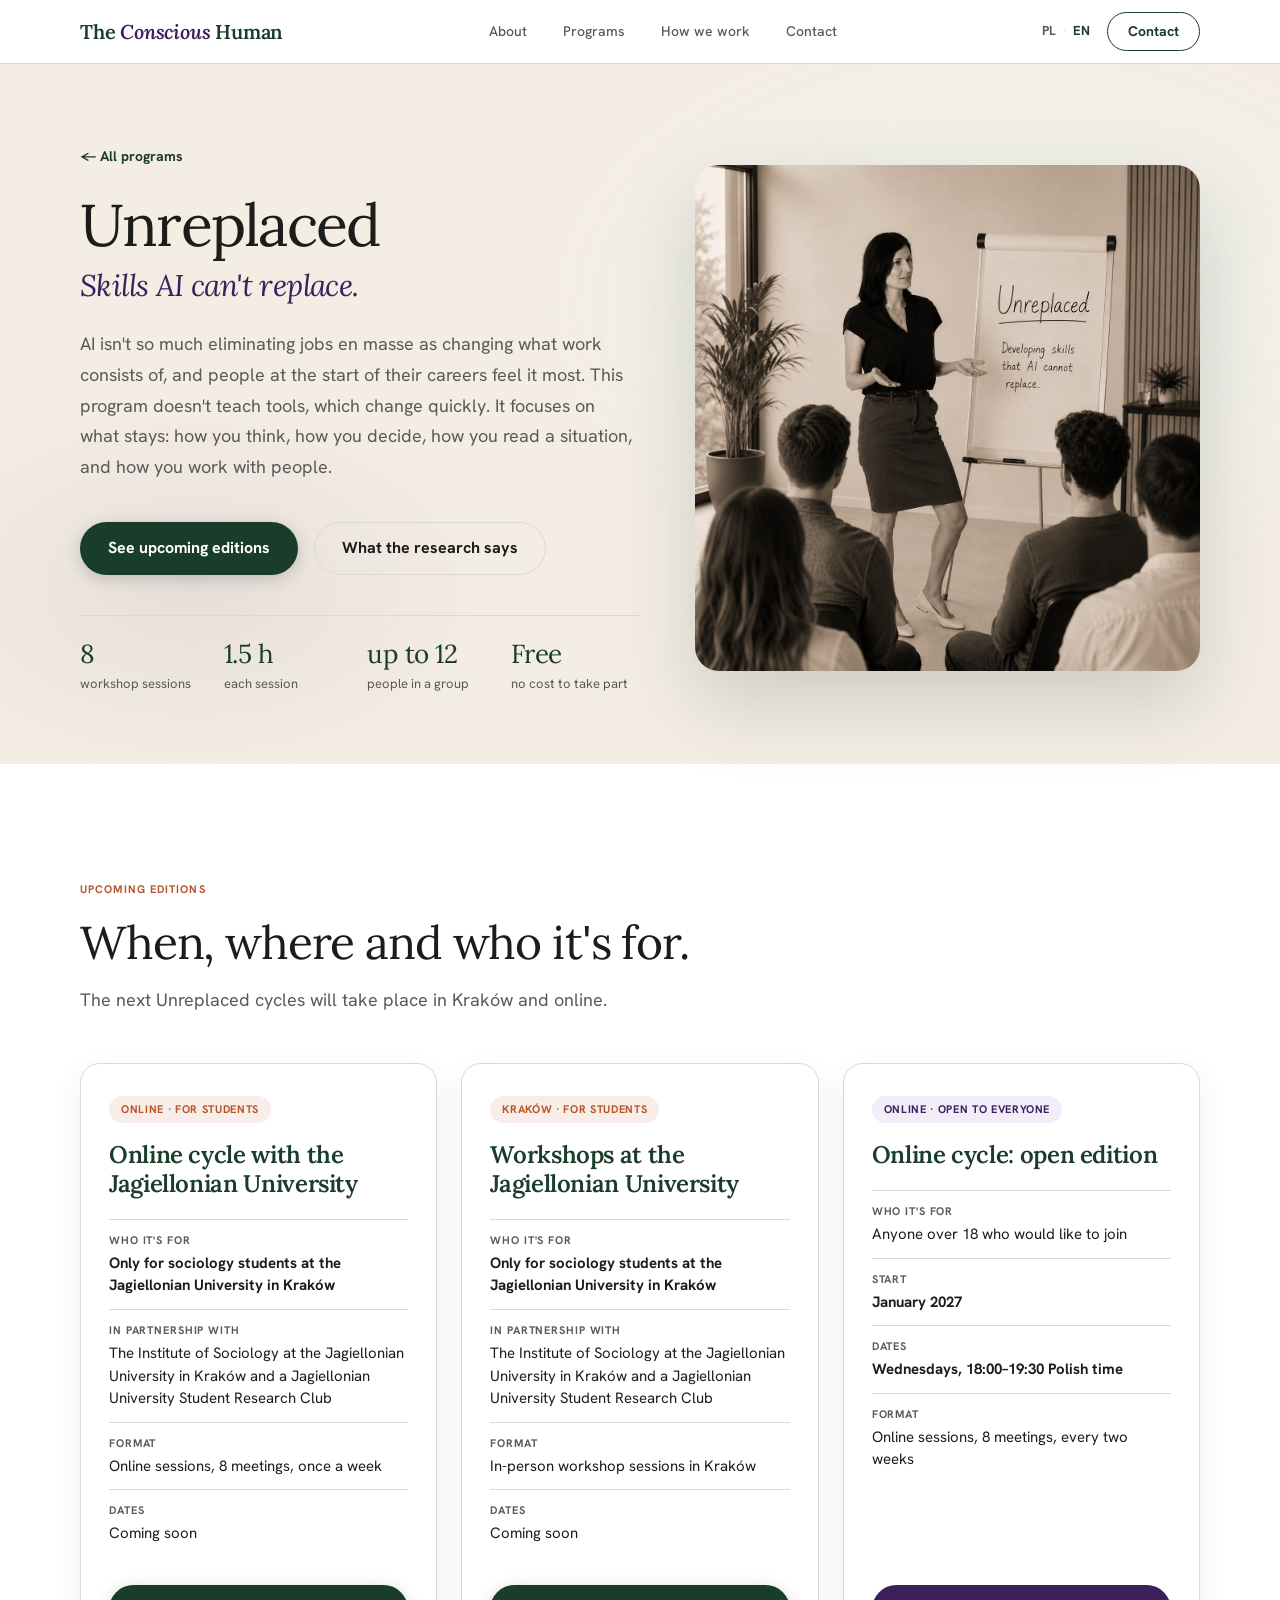
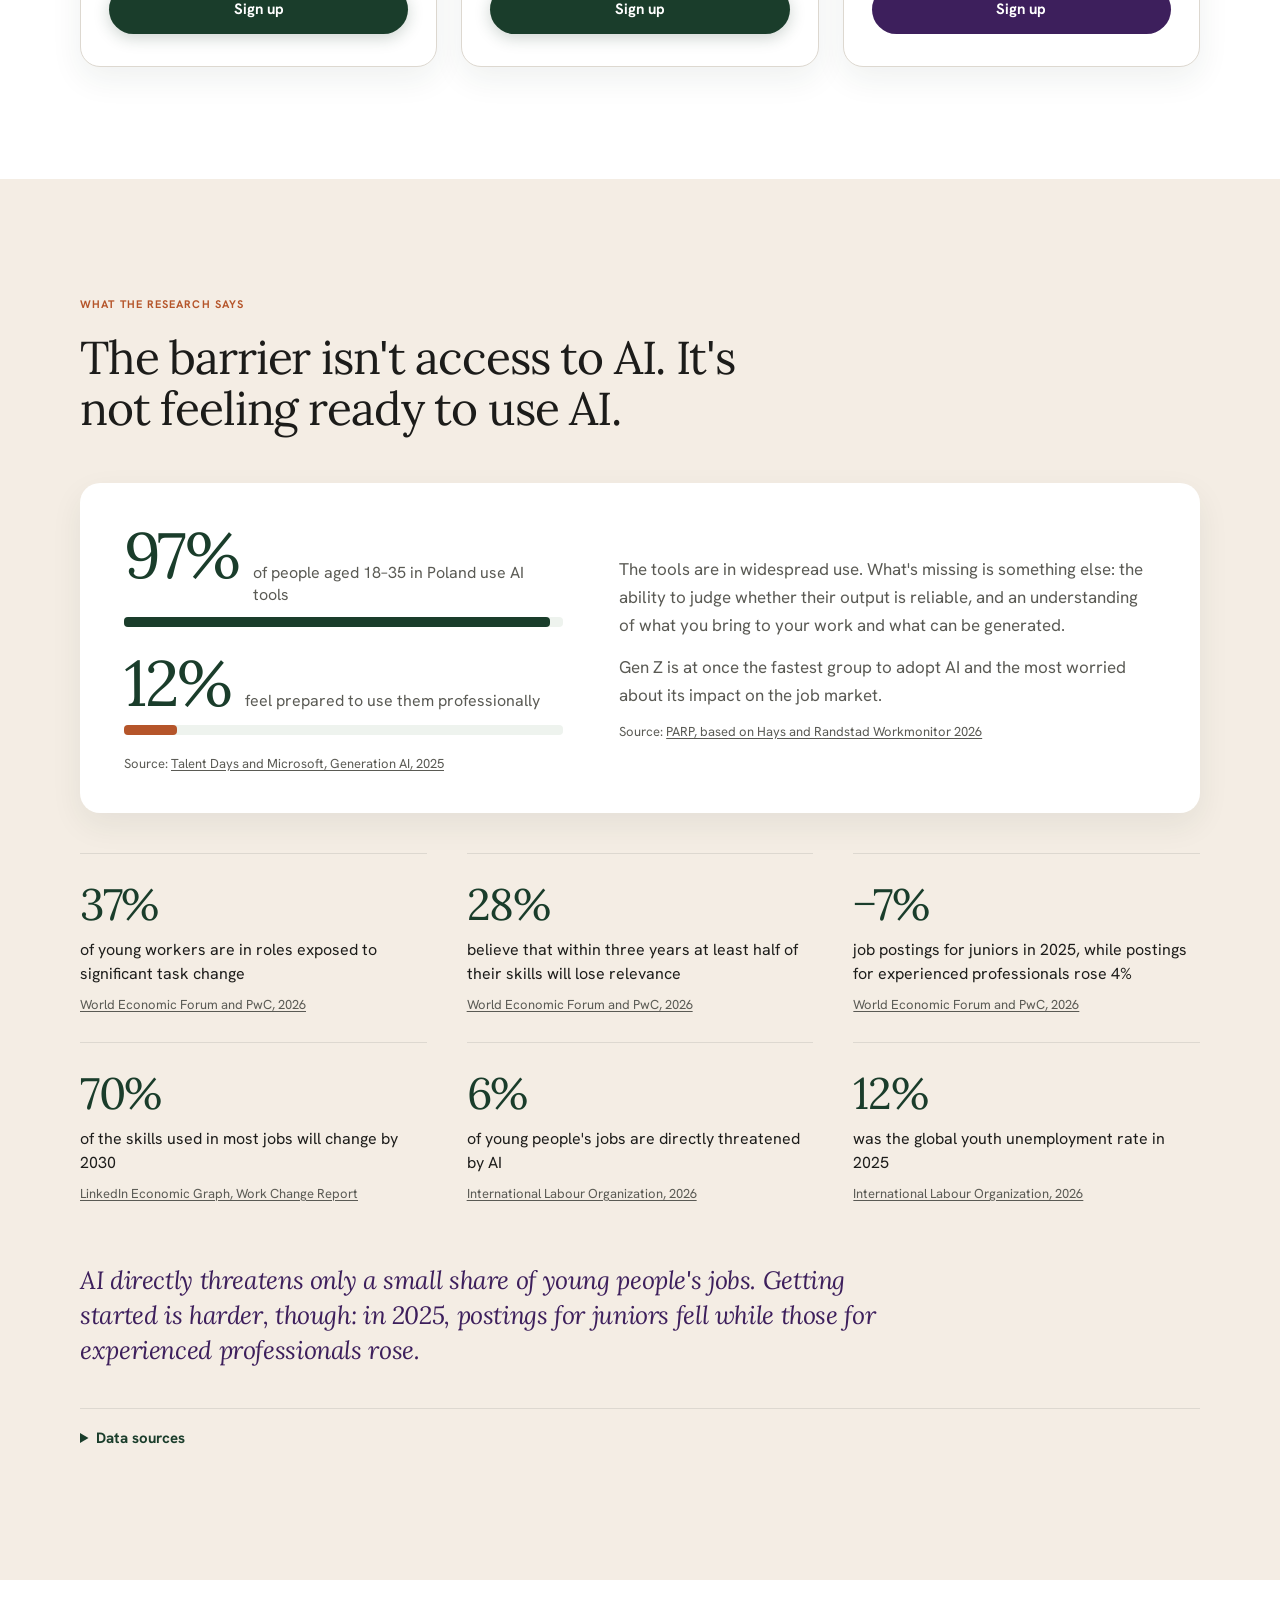
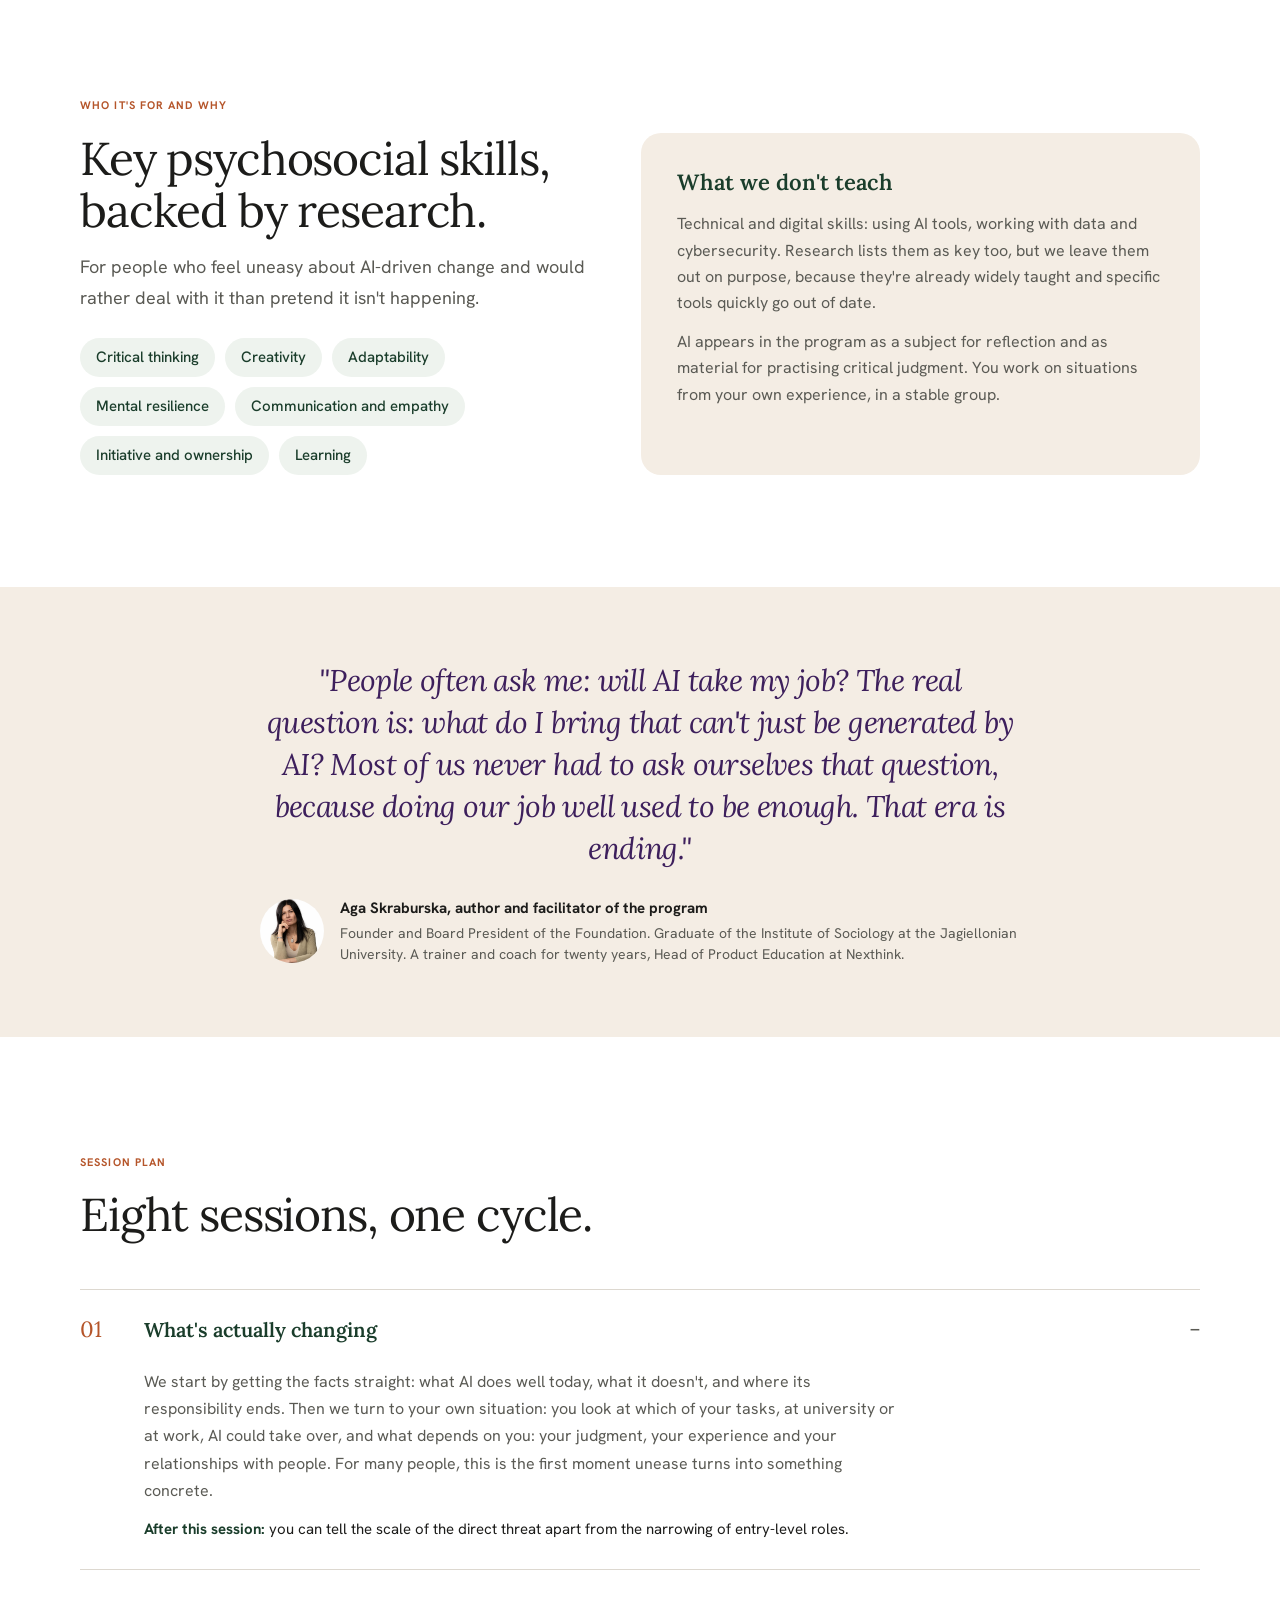
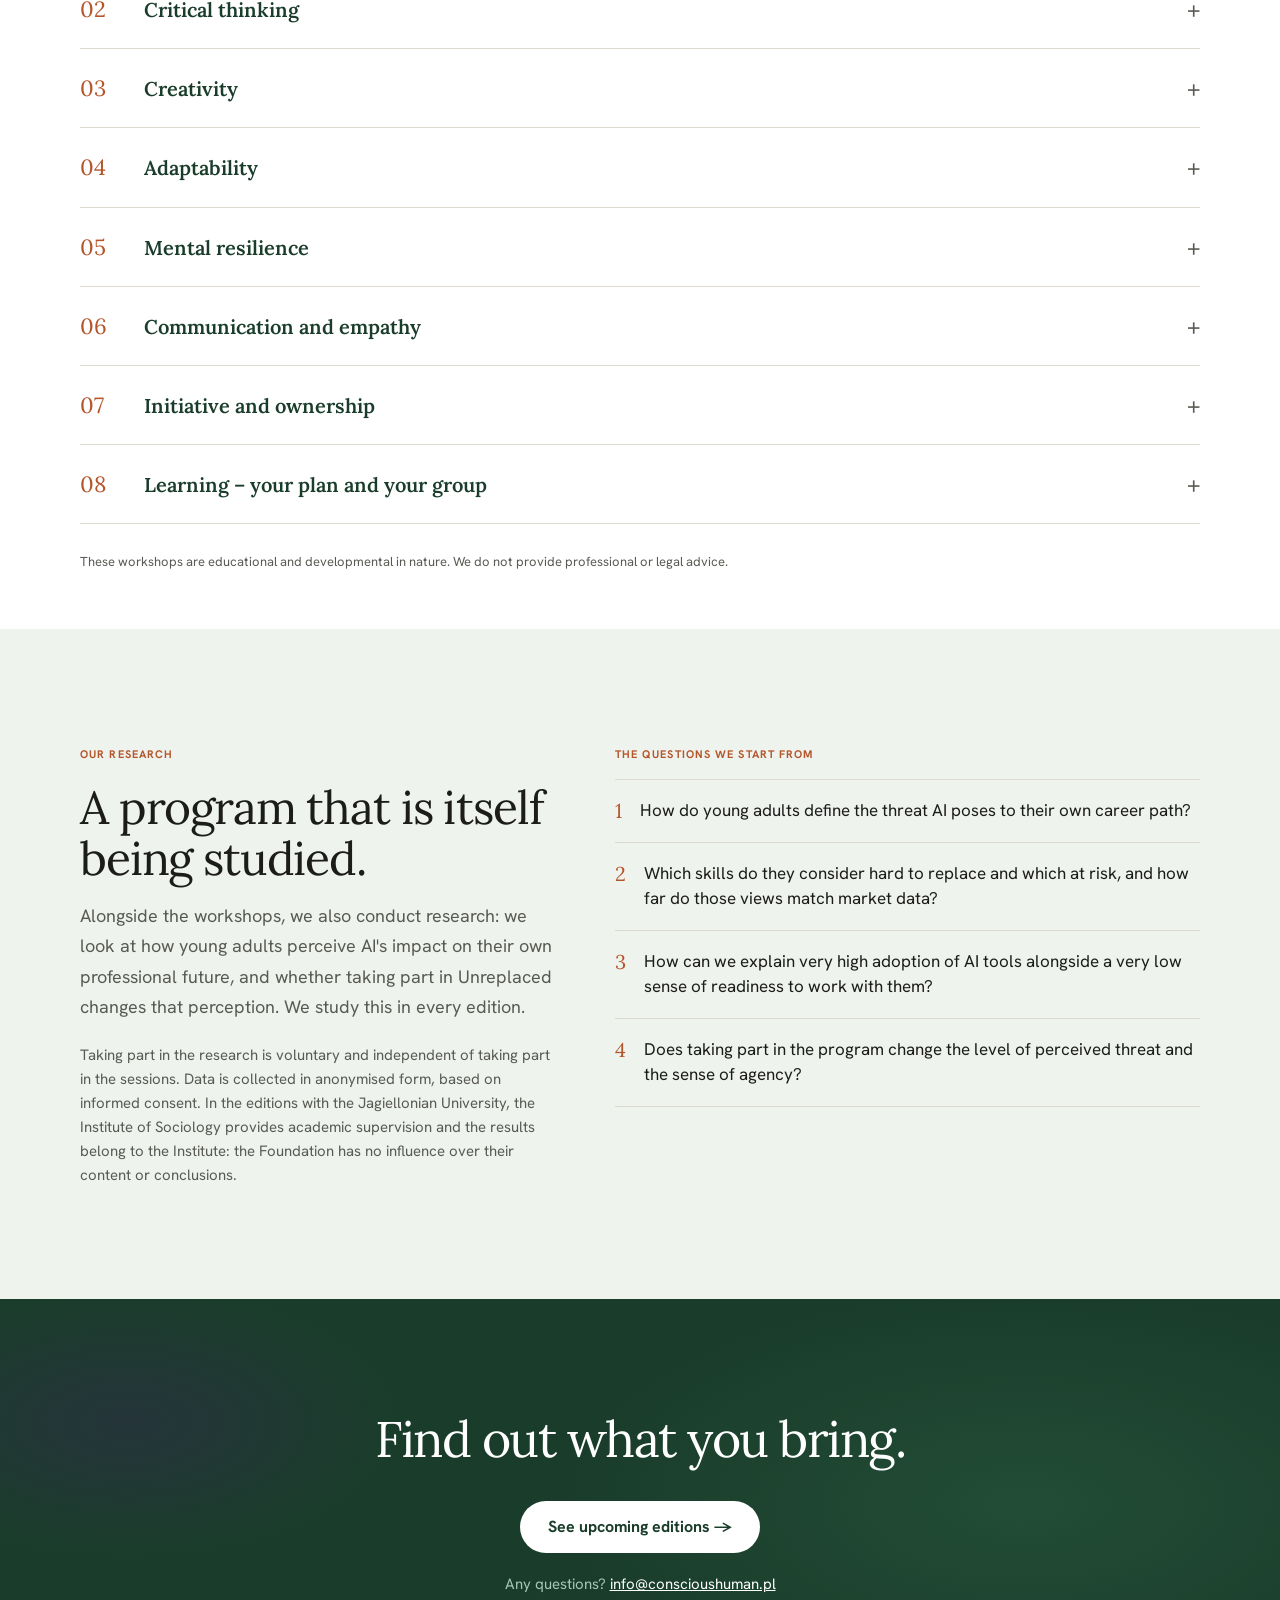
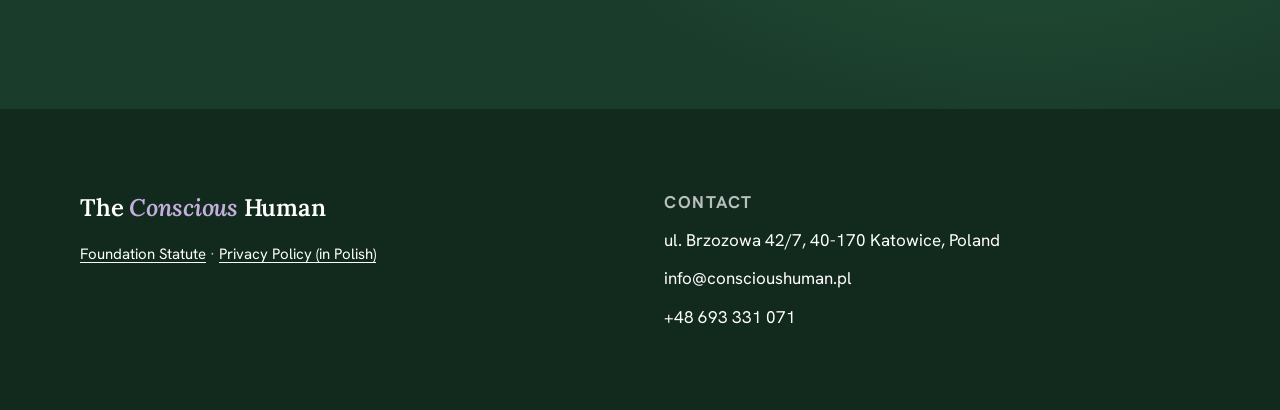
<file: en/programs/unreplaced/index.html>
<!DOCTYPE html>
<html lang="en">
<head>
  <meta charset="utf-8">
  <meta name="viewport" content="width=device-width, initial-scale=1">
  <title>Unreplaced — Programs — The Conscious Human</title>
  <meta name="description" content="A free cycle of 8 workshops building skills AI can't replace. Editions with the Jagiellonian University and an open online edition from January.">
  <link rel="preconnect" href="https://fonts.googleapis.com">
  <link rel="preconnect" href="https://fonts.gstatic.com" crossorigin>
  <link href="https://fonts.googleapis.com/css2?family=Hanken+Grotesk:wght@400;500;700&family=Lora:ital,wght@0,400;0,600;1,400;1,600&display=swap" rel="stylesheet">
  <link rel="icon" type="image/png" href="../../../favicon.png">
  <link rel="stylesheet" href="../../../css/style.css">
  <style>
    section[id] { scroll-margin-top: calc(var(--nav-height) + 16px); }

    /* ── Program hero ── */
    .programs-hero {
      padding: 80px 0 72px;
      background:
        radial-gradient(ellipse 55% 65% at 78% 35%, rgba(238,243,238,0.95) 0%, transparent 65%),
        radial-gradient(ellipse 40% 45% at 15% 75%, rgba(61,31,92,0.07) 0%, transparent 60%),
        var(--canvas-cream);
    }
    .programs-hero__grid {
      display: grid;
      grid-template-columns: 1.05fr 0.95fr;
      gap: 56px;
      align-items: center;
    }
    .programs-hero__photo {
      border-radius: 24px;
      overflow: hidden;
      box-shadow: var(--elev-3);
      aspect-ratio: 1 / 1;
    }
    .programs-hero__photo img {
      width: 100%;
      height: 100%;
      object-fit: cover;
      display: block;
    }
    .programs-hero__sub {
      font-family: var(--font-display);
      font-style: italic;
      font-size: clamp(22px, 2.4vw, 30px);
      line-height: 1.3;
      letter-spacing: -0.02em;
      color: var(--violet);
      margin-top: 10px;
    }
    .programs-hero__lead { margin-top: 24px; max-width: 560px; }

    .back-link {
      display: inline-flex;
      align-items: center;
      gap: 6px;
      font-size: 14px;
      font-weight: 700;
      color: var(--primary);
      text-decoration: none;
    }
    .back-link:hover { text-decoration: underline; text-underline-offset: 3px; }

    /* ── Facts strip ── */
    .facts {
      display: grid;
      grid-template-columns: repeat(4, 1fr);
      gap: 16px;
      margin-top: 40px;
      padding-top: 24px;
      border-top: 1px solid var(--hairline);
      max-width: 560px;
    }
    .facts__value {
      display: block;
      font-family: var(--font-display);
      font-size: 26px;
      line-height: 1.1;
      letter-spacing: -0.02em;
      color: var(--primary);
    }
    .facts__label {
      display: block;
      font-size: 13px;
      line-height: 1.35;
      color: var(--ink-mute);
      margin-top: 6px;
    }

    /* ── Editions ── */
    .editions {
      display: grid;
      grid-template-columns: repeat(3, 1fr);
      gap: 24px;
      align-items: stretch;
    }
    .edition {
      display: flex;
      flex-direction: column;
      border-radius: 20px;
      padding: 32px 28px;
      background: var(--canvas);
      border: 1px solid var(--hairline);
      box-shadow: 0 12px 32px rgba(26,61,43,0.07);
    }
    .edition__badge {
      align-self: flex-start;
      font-size: 11px;
      font-weight: 700;
      letter-spacing: 0.06em;
      text-transform: uppercase;
      color: var(--terra);
      background: rgba(181,85,42,0.1);
      border-radius: 100px;
      padding: 5px 12px;
    }
    .edition--open .edition__badge {
      color: var(--violet);
      background: var(--violet-light);
    }
    .edition__title {
      font-family: var(--font-display);
      font-weight: 600;
      font-size: 24px;
      line-height: 1.2;
      letter-spacing: -0.015em;
      color: var(--primary);
      margin-top: 18px;
    }
    .edition__meta { margin: 20px 0 28px; flex: 1; }
    .edition__row {
      padding: 12px 0;
      border-top: 1px solid var(--hairline);
    }
    .edition__row dt {
      font-size: 11px;
      font-weight: 700;
      letter-spacing: 0.08em;
      text-transform: uppercase;
      color: var(--ink-mute);
    }
    .edition__row dd {
      font-size: 15px;
      line-height: 1.5;
      color: var(--ink);
      margin-top: 3px;
    }
    .edition__row dd strong { font-weight: 700; }
    .edition__cta {
      white-space: normal;
      text-align: center;
      font-size: 15px;
      padding: 13px 20px;
    }
    .btn--violet {
      background: var(--violet);
      color: #fff;
    }
    .btn--violet:hover { background: var(--violet-mid); }
    .btn--on-primary { color: var(--primary); background: #fff; font-size: 16px; padding: 14px 28px; }
    .btn--on-primary:hover { background: var(--canvas-sage); }

    /* ── Research ── */
    .gap {
      display: grid;
      grid-template-columns: 0.9fr 1.1fr;
      gap: 56px;
      align-items: center;
      background: var(--canvas);
      border-radius: 20px;
      padding: 40px 44px;
      box-shadow: 0 12px 32px rgba(26,61,43,0.07);
    }
    .gap__row + .gap__row { margin-top: 24px; }
    .gap__head { display: flex; align-items: baseline; gap: 14px; }
    .gap__value {
      font-family: var(--font-display);
      font-size: clamp(44px, 5vw, 64px);
      line-height: 1;
      letter-spacing: -0.03em;
      color: var(--primary);
      flex-shrink: 0;
    }
    .gap__label { font-size: 16px; line-height: 1.4; color: var(--ink-mute); }
    .gap__track {
      height: 10px;
      margin-top: 10px;
      border-radius: 4px;
      background: var(--canvas-sage);
      overflow: hidden;
    }
    .gap__fill { height: 100%; border-radius: 0 4px 4px 0; background: var(--primary); }
    .gap__fill--low { background: var(--terra); }
    .gap__text p { font-size: 17px; line-height: 1.65; color: var(--ink-mute); }
    .gap__text p + p { margin-top: 14px; }

    .source {
      display: block;
      font-size: 13px;
      line-height: 1.4;
      color: var(--ink-mute);
    }
    .source a { color: inherit; text-decoration: underline; text-underline-offset: 2px; }
    .source a:hover { color: var(--primary); }
    .gap .source { margin-top: 20px; }

    .stats {
      display: grid;
      grid-template-columns: repeat(3, 1fr);
      gap: 0 40px;
      margin-top: 40px;
    }
    .stat {
      padding: 28px 0;
      border-top: 1px solid var(--hairline);
      display: flex;
      flex-direction: column;
    }
    .stat__value {
      font-family: var(--font-display);
      font-size: 44px;
      line-height: 1;
      letter-spacing: -0.03em;
      color: var(--primary);
    }
    .stat__label {
      font-size: 16px;
      line-height: 1.5;
      color: var(--ink);
      margin: 12px 0 10px;
      flex: 1;
    }
    .takeaway {
      font-family: var(--font-display);
      font-style: italic;
      font-size: clamp(20px, 2vw, 25px);
      line-height: 1.4;
      letter-spacing: -0.015em;
      color: var(--violet);
      max-width: 820px;
      margin-top: 32px;
    }

    /* ── Scope ── */
    .scope {
      display: grid;
      grid-template-columns: 0.95fr 1.05fr;
      gap: 56px;
      align-items: stretch;
      margin-top: 16px;
    }
    .scope .h2 { text-wrap: balance; }
    .scope__list {
      list-style: none;
      display: flex;
      flex-wrap: wrap;
      gap: 10px;
      margin-top: 24px;
    }
    .scope__list li {
      font-size: 15px;
      font-weight: 500;
      color: var(--primary);
      background: var(--canvas-sage);
      border-radius: 100px;
      padding: 8px 16px;
    }
    .scope__not {
      background: var(--canvas-cream);
      border-radius: 20px;
      padding: 32px 36px;
    }
    .scope__not h3 {
      font-family: var(--font-display);
      font-weight: 600;
      font-size: 22px;
      color: var(--primary);
      margin-bottom: 12px;
    }
    .scope__not p { font-size: 16px; line-height: 1.65; color: var(--ink-mute); }
    .scope__not p + p { margin-top: 12px; }

    /* ── Quote + facilitator ── */
    .quote-block { max-width: 760px; margin: 0 auto; text-align: center; }
    .quote-block__text {
      font-family: var(--font-display);
      font-style: italic;
      font-weight: 400;
      font-size: clamp(22px, 2.4vw, 30px);
      line-height: 1.4;
      letter-spacing: -0.02em;
      color: var(--violet);
    }
    .quote-block__attr-row {
      display: flex;
      align-items: center;
      justify-content: center;
      gap: 16px;
      margin-top: 28px;
      text-align: left;
    }
    .quote-block__avatar {
      width: 64px;
      height: 64px;
      border-radius: 50%;
      object-fit: cover;
      flex-shrink: 0;
    }
    .quote-block__name { font-size: 15px; font-weight: 700; color: var(--ink); }
    .quote-block__bio { font-size: 14px; line-height: 1.5; color: var(--ink-mute); margin-top: 2px; }

    /* ── Session list ── */
    .session { border-bottom: 1px solid var(--hairline); }
    .session:first-of-type { border-top: 1px solid var(--hairline); }
    .session summary {
      display: flex;
      align-items: baseline;
      gap: 28px;
      padding: 22px 0;
      cursor: pointer;
      list-style: none;
    }
    .session summary::-webkit-details-marker { display: none; }
    .session summary::after {
      content: "+";
      margin-left: auto;
      font-size: 24px;
      line-height: 1;
      color: var(--ink-mute);
    }
    .session[open] summary::after { content: "–"; }
    .session summary:focus-visible { outline: 2px solid var(--primary); outline-offset: 2px; }
    .session__num {
      font-family: var(--font-display);
      font-size: 22px;
      color: var(--terra);
      flex-shrink: 0;
      width: 36px;
    }
    .session__title {
      font-family: var(--font-display);
      font-weight: 600;
      font-size: 20px;
      color: var(--primary);
    }
    .session__body { padding: 0 40px 28px 64px; max-width: 860px; }
    .session__def {
      font-family: var(--font-display);
      font-size: 18px;
      line-height: 1.5;
      color: var(--ink);
      margin-bottom: 12px;
    }
    .session__def strong { font-weight: 600; color: var(--primary); }
    .session__desc { font-size: 16px; line-height: 1.7; color: var(--ink-mute); }
    .session__outcome {
      font-size: 15px;
      line-height: 1.55;
      color: var(--ink);
      margin-top: 14px;
    }
    .session__outcome strong { font-weight: 700; color: var(--primary); }

    /* ── Disclaimer ── */
    .disclaimer {
      font-size: 13px;
      color: var(--ink-mute);
      max-width: 720px;
      margin-top: 28px;
      line-height: 1.6;
    }

    /* ── Research component ── */
    .study {
      display: grid;
      grid-template-columns: 0.9fr 1.1fr;
      gap: 56px;
      align-items: start;
    }
    .study__questions { list-style: none; counter-reset: q; }
    .study__questions li {
      counter-increment: q;
      display: flex;
      gap: 18px;
      padding: 18px 0;
      border-bottom: 1px solid var(--hairline);
      font-size: 17px;
      line-height: 1.5;
      color: var(--ink);
    }
    .study__questions li:first-child { border-top: 1px solid var(--hairline); }
    .study__questions li::before {
      content: counter(q);
      font-family: var(--font-display);
      font-size: 20px;
      line-height: 1.3;
      color: var(--terra);
      flex-shrink: 0;
    }
    .study__note { font-size: 15px; line-height: 1.6; color: var(--ink-mute); margin-top: 20px; }

    /* ── Sources ── */
    .sources { margin-top: 40px; border-top: 1px solid var(--hairline); }
    .sources summary {
      padding: 18px 0;
      font-size: 15px;
      font-weight: 700;
      color: var(--primary);
      cursor: pointer;
    }
    .sources ul { list-style: none; columns: 2; column-gap: 40px; padding-bottom: 16px; }
    .sources li { font-size: 14px; line-height: 1.5; color: var(--ink-mute); margin-bottom: 10px; break-inside: avoid; }
    .sources a { color: inherit; text-decoration: underline; text-underline-offset: 2px; }

    /* ── Contact band ── */
    .contact-band {
      padding: 112px 40px;
      background:
        radial-gradient(ellipse 55% 80% at 80% 50%, rgba(42,92,64,0.5) 0%, transparent 65%),
        radial-gradient(ellipse 35% 55% at 10% 30%, rgba(61,31,92,0.3) 0%, transparent 60%),
        var(--primary);
      text-align: center;
    }
    .contact-band__inner { max-width: 720px; margin: 0 auto; }
    .contact-band__h2 {
      font-family: var(--font-display);
      font-weight: 400;
      font-size: clamp(32px, 4.4vw, 50px);
      line-height: 1.15;
      letter-spacing: -0.03em;
      color: #fff;
      margin: 0 0 32px;
    }
    .contact-band__mail { font-size: 15px; color: var(--on-primary-mute); margin-top: 20px; }
    .contact-band__mail a { color: #fff; }

    @media (max-width: 900px) {
      .programs-hero { padding: 56px 0; }
      .programs-hero__grid,
      .scope,
      .study,
      .gap { grid-template-columns: 1fr; gap: 32px; }
      .editions { grid-template-columns: 1fr; }
      .stats { grid-template-columns: 1fr 1fr; gap: 0 24px; }
      .gap { padding: 28px 24px; }
      .contact-band { padding: 80px 24px; }
      .session summary { gap: 16px; }
      .session__body { padding: 0 0 24px 52px; }
      .sources ul { columns: 1; }
    }
    @media (max-width: 480px) {
      .facts { grid-template-columns: 1fr 1fr; }
      .stats { grid-template-columns: 1fr; }
      .scope__not { padding: 28px 24px; }
      .session__body { padding-left: 0; }
      .quote-block__attr-row { align-items: flex-start; }
      .btn--on-primary { width: 100%; }
    }
  </style>
</head>
<body>

  <!-- Nav -->
  <nav class="nav">
    <div class="wrap nav__inner">
      <a href="/en/" class="nav__logo">The <em>Conscious</em> Human</a>
      <div class="nav__links">
        <a href="/en/about/" class="nav__link">About</a>
        <a href="/en/programs/" class="nav__link">Programs</a>
        <a href="/en/#how-we-work" class="nav__link">How we work</a>
        <a href="/en/#contact" class="nav__link">Contact</a>
      </div>
      <div class="nav__actions">
        <div class="lang-switch">
          <a href="/programy/unreplaced/" class="lang-switch__item">PL</a>
          <span class="lang-switch__sep">·</span>
          <span class="lang-switch__item lang-switch__item--active">EN</span>
        </div>
        <a href="/en/#contact" class="btn btn--nav">Contact</a>
      </div>
    </div>
  </nav>

  <!-- Hero -->
  <header class="programs-hero">
    <div class="wrap programs-hero__grid">
      <div>
        <a href="/en/programs/" class="back-link">← All programs</a>
        <h1 class="hero__h1" style="margin-top: 24px;">Unreplaced</h1>
        <p class="programs-hero__sub">Skills AI can't replace.</p>
        <p class="body-lg programs-hero__lead">AI isn't so much eliminating jobs en masse as changing what work consists of, and people at the start of their careers feel it most. This program doesn't teach tools, which change quickly. It focuses on what stays: how you think, how you decide, how you read a situation, and how you work with people.</p>
        <div class="hero__cta">
          <a href="#editions" class="btn btn--primary">See upcoming editions</a>
          <a href="#research" class="btn btn--ghost">What the research says</a>
        </div>
        <div class="facts">
          <div><span class="facts__value">8</span><span class="facts__label">workshop sessions</span></div>
          <div><span class="facts__value">1.5 h</span><span class="facts__label">each session</span></div>
          <div><span class="facts__value">up to 12</span><span class="facts__label">people in a group</span></div>
          <div><span class="facts__value">Free</span><span class="facts__label">no cost to take part</span></div>
        </div>
      </div>
      <div class="programs-hero__photo">
        <img src="/programy/unreplaced/unreplaced-hero.webp" width="1254" height="1254" fetchpriority="high" alt="A facilitator leading an Unreplaced session at a flip chart reading “Developing skills that AI cannot replace”">
      </div>
    </div>
  </header>

  <!-- Editions -->
  <section id="editions" class="section section--white">
    <div class="wrap">
      <div class="section__intro section__intro--left">
        <span class="eyebrow">Upcoming editions</span>
        <h2 class="h2" style="margin-top: 16px;">When, where and who it's for.</h2>
        <p class="body-lg" style="margin-top: 16px;">The next Unreplaced cycles will take place in Kraków and online.</p>
      </div>

      <div class="editions">
        <article class="edition">
          <span class="edition__badge">Online · for students</span>
          <h3 class="edition__title">Online cycle with the Jagiellonian University</h3>
          <dl class="edition__meta">
            <div class="edition__row"><dt>Who it's for</dt><dd><strong>Only for sociology students at the Jagiellonian University in Kraków</strong></dd></div>
            <div class="edition__row"><dt>In partnership with</dt><dd>The Institute of Sociology at the Jagiellonian University in Kraków and a Jagiellonian University Student Research Club</dd></div>
            <div class="edition__row"><dt>Format</dt><dd>Online sessions, 8 meetings, once a week</dd></div>
            <div class="edition__row"><dt>Dates</dt><dd>Coming soon</dd></div>
          </dl>
          <a href="https://forms.gle/7Ai8bs2G3EFbM6WD9" target="_blank" rel="noopener" class="btn btn--primary edition__cta">Sign up</a>
        </article>

        <article class="edition">
          <span class="edition__badge">Kraków · for students</span>
          <h3 class="edition__title">Workshops at the Jagiellonian University</h3>
          <dl class="edition__meta">
            <div class="edition__row"><dt>Who it's for</dt><dd><strong>Only for sociology students at the Jagiellonian University in Kraków</strong></dd></div>
            <div class="edition__row"><dt>In partnership with</dt><dd>The Institute of Sociology at the Jagiellonian University in Kraków and a Jagiellonian University Student Research Club</dd></div>
            <div class="edition__row"><dt>Format</dt><dd>In-person workshop sessions in Kraków</dd></div>
            <div class="edition__row"><dt>Dates</dt><dd>Coming soon</dd></div>
          </dl>
          <a href="https://forms.gle/CXZRQBehttAAaHGW9" target="_blank" rel="noopener" class="btn btn--primary edition__cta">Sign up</a>
        </article>

        <article class="edition edition--open">
          <span class="edition__badge">Online · open to everyone</span>
          <h3 class="edition__title">Online cycle: open edition</h3>
          <dl class="edition__meta">
            <div class="edition__row"><dt>Who it's for</dt><dd>Anyone over 18 who would like to join</dd></div>
            <div class="edition__row"><dt>Start</dt><dd><strong>January 2027</strong></dd></div>
            <div class="edition__row"><dt>Dates</dt><dd><strong>Wednesdays, 18:00–19:30 Polish time</strong></dd></div>
            <div class="edition__row"><dt>Format</dt><dd>Online sessions, 8 meetings, every two weeks</dd></div>
          </dl>
          <a href="https://forms.gle/pk1bfYUqbaxmxtte8" target="_blank" rel="noopener" class="btn btn--violet edition__cta">Sign up</a>
        </article>
      </div>
    </div>
  </section>

  <!-- What the research says -->
  <section id="research" class="section section--cream">
    <div class="wrap">
      <div class="section__intro section__intro--left">
        <span class="eyebrow">What the research says</span>
        <h2 class="h2" style="margin-top: 16px;">The barrier isn't access to AI. It's not feeling ready to use AI.</h2>
      </div>

      <div class="gap">
        <div>
          <div class="gap__row">
            <div class="gap__head">
              <span class="gap__value">97%</span>
              <span class="gap__label">of people aged 18–35 in Poland use AI tools</span>
            </div>
            <div class="gap__track" aria-hidden="true"><div class="gap__fill" style="width: 97%;"></div></div>
          </div>
          <div class="gap__row">
            <div class="gap__head">
              <span class="gap__value">12%</span>
              <span class="gap__label">feel prepared to use them professionally</span>
            </div>
            <div class="gap__track" aria-hidden="true"><div class="gap__fill gap__fill--low" style="width: 12%;"></div></div>
          </div>
          <span class="source">Source: <a href="https://news.microsoft.com/source/emea/2025/07/generacja-ai-97-mlodych-polakow-korzysta-ze-sztucznej-inteligencji-ale-tylko-12-czuje-sie-gotowych-do-pracy-z-jej-wykorzystaniem/?lang=pl" target="_blank" rel="noopener">Talent Days and Microsoft, Generation AI, 2025</a></span>
        </div>
        <div class="gap__text">
          <p>The tools are in widespread use. What's missing is something else: the ability to judge whether their output is reliable, and an understanding of what you bring to your work and what can be generated.</p>
          <p>Gen Z is at once the fastest group to adopt AI and the most worried about its impact on the job market.</p>
          <span class="source" style="margin-top: 14px;">Source: <a href="https://www.parp.gov.pl/component/content/article/90196:jak-ai-wplywa-na-rynek-pracy-mimo-leku-wsrod-mlodych-nowe-prognozy-sa-optymistyczne" target="_blank" rel="noopener">PARP, based on Hays and Randstad Workmonitor 2026</a></span>
        </div>
      </div>

      <div class="stats">
        <div class="stat">
          <span class="stat__value">37%</span>
          <p class="stat__label">of young workers are in roles exposed to significant task change</p>
          <span class="source"><a href="https://www.weforum.org/publications/artificial-intelligence-and-the-future-of-entry-level-work-a-framework-for-safeguarding-and-reinventing-early-career-pathways/" target="_blank" rel="noopener">World Economic Forum and PwC, 2026</a></span>
        </div>
        <div class="stat">
          <span class="stat__value">28%</span>
          <p class="stat__label">believe that within three years at least half of their skills will lose relevance</p>
          <span class="source"><a href="https://www.weforum.org/publications/artificial-intelligence-and-the-future-of-entry-level-work-a-framework-for-safeguarding-and-reinventing-early-career-pathways/" target="_blank" rel="noopener">World Economic Forum and PwC, 2026</a></span>
        </div>
        <div class="stat">
          <span class="stat__value">−7%</span>
          <p class="stat__label">job postings for juniors in 2025, while postings for experienced professionals rose 4%</p>
          <span class="source"><a href="https://www.weforum.org/publications/artificial-intelligence-and-the-future-of-entry-level-work-a-framework-for-safeguarding-and-reinventing-early-career-pathways/" target="_blank" rel="noopener">World Economic Forum and PwC, 2026</a></span>
        </div>
        <div class="stat">
          <span class="stat__value">70%</span>
          <p class="stat__label">of the skills used in most jobs will change by 2030</p>
          <span class="source"><a href="https://economicgraph.linkedin.com/research/work-change-report" target="_blank" rel="noopener">LinkedIn Economic Graph, Work Change Report</a></span>
        </div>
        <div class="stat">
          <span class="stat__value">6%</span>
          <p class="stat__label">of young people's jobs are directly threatened by AI</p>
          <span class="source"><a href="https://www.ilo.org/resource/news/youth-unemployment-rises-young-people-face-harder-road-decent-work" target="_blank" rel="noopener">International Labour Organization, 2026</a></span>
        </div>
        <div class="stat">
          <span class="stat__value">12%</span>
          <p class="stat__label">was the global youth unemployment rate in 2025</p>
          <span class="source"><a href="https://www.ilo.org/resource/news/youth-unemployment-rises-young-people-face-harder-road-decent-work" target="_blank" rel="noopener">International Labour Organization, 2026</a></span>
        </div>
      </div>

      <p class="takeaway">AI directly threatens only a small share of young people's jobs. Getting started is harder, though: in 2025, postings for juniors fell while those for experienced professionals rose.</p>
      <details class="sources">
        <summary>Data sources</summary>
        <ul>
          <li><a href="https://www.weforum.org/publications/artificial-intelligence-and-the-future-of-entry-level-work-a-framework-for-safeguarding-and-reinventing-early-career-pathways/" target="_blank" rel="noopener">World Economic Forum and PwC, Artificial Intelligence and the Future of Entry-Level Work, 2026</a></li>
          <li><a href="https://www.weforum.org/publications/the-future-of-jobs-report-2025/" target="_blank" rel="noopener">World Economic Forum, Future of Jobs Report 2025</a></li>
          <li><a href="https://www.ilo.org/resource/news/youth-unemployment-rises-young-people-face-harder-road-decent-work" target="_blank" rel="noopener">International Labour Organization, Global Employment Trends for Youth 2026</a></li>
          <li><a href="https://www.oecd.org/en/publications/2025/12/oecd-skills-outlook-2025_ac37c7d4.html" target="_blank" rel="noopener">OECD, Skills Outlook 2025</a></li>
          <li><a href="https://economicgraph.linkedin.com/research/work-change-report" target="_blank" rel="noopener">LinkedIn Economic Graph, Work Change Report</a></li>
          <li><a href="https://news.microsoft.com/annual-work-trend-index-2026" target="_blank" rel="noopener">Microsoft, Work Trend Index 2026</a></li>
          <li><a href="https://news.microsoft.com/source/emea/2025/07/generacja-ai-97-mlodych-polakow-korzysta-ze-sztucznej-inteligencji-ale-tylko-12-czuje-sie-gotowych-do-pracy-z-jej-wykorzystaniem/?lang=pl" target="_blank" rel="noopener">Talent Days and Microsoft, Generacja AI: młodzi Polacy na cyfrowym rynku pracy, 2025 (in Polish)</a></li>
          <li><a href="https://www.gov.pl/web/cyfryzacja/jak-generatywna-sztuczna-inteligencja-bedzie-ksztaltowac-polski-rynek-pracy2" target="_blank" rel="noopener">NASK and the ILO for the Polish Ministry of Digital Affairs, Generative AI and the Polish labour market, 2025 (in Polish)</a></li>
          <li><a href="https://www.parp.gov.pl/component/content/article/90196:jak-ai-wplywa-na-rynek-pracy-mimo-leku-wsrod-mlodych-nowe-prognozy-sa-optymistyczne" target="_blank" rel="noopener">PARP, based on Hays and Randstad Workmonitor 2026 (in Polish)</a></li>
        </ul>
      </details>
    </div>
  </section>

  <!-- Scope -->
  <section class="section section--white">
    <div class="wrap">
      <span class="eyebrow">Who it's for and why</span>
      <div class="scope">
      <div>
        <h2 class="h2">Key psychosocial skills, backed by research.</h2>
        <p class="body-lg" style="margin-top: 16px;">For people who feel uneasy about AI-driven change and would rather deal with it than pretend it isn't happening.</p>
        <ul class="scope__list">
          <li>Critical thinking</li>
          <li>Creativity</li>
          <li>Adaptability</li>
          <li>Mental resilience</li>
          <li>Communication and empathy</li>
          <li>Initiative and ownership</li>
          <li>Learning</li>
        </ul>
      </div>
      <aside class="scope__not">
        <h3>What we don't teach</h3>
        <p>Technical and digital skills: using AI tools, working with data and cybersecurity. Research lists them as key too, but we leave them out on purpose, because they're already widely taught and specific tools quickly go out of date.</p>
        <p>AI appears in the program as a subject for reflection and as material for practising critical judgment. You work on situations from your own experience, in a stable group.</p>
      </aside>
      </div>
    </div>
  </section>

  <!-- Quote -->
  <section class="section section--cream" style="padding: 72px 0;">
    <div class="wrap">
      <div class="quote-block">
        <p class="quote-block__text">"People often ask me: will AI take my job? The real question is: what do I bring that can't just be generated by AI? Most of us never had to ask ourselves that question, because doing our job well used to be enough. That era is ending."</p>
        <div class="quote-block__attr-row">
          <img src="../../../Aga zielony.jpg" loading="lazy" alt="Aga Skraburska" class="quote-block__avatar">
          <div>
            <p class="quote-block__name">Aga Skraburska, author and facilitator of the program</p>
            <p class="quote-block__bio">Founder and Board President of the Foundation. Graduate of the Institute of Sociology at the Jagiellonian University. A trainer and coach for twenty years, Head of Product Education at Nexthink.</p>
          </div>
        </div>
      </div>
    </div>
  </section>

  <!-- Sessions -->
  <section class="section section--white" style="padding-bottom: 56px;">
    <div class="wrap">
      <div class="section__intro section__intro--left">
        <span class="eyebrow">Session plan</span>
        <h2 class="h2" style="margin-top: 16px;">Eight sessions, one cycle.</h2>
      </div>

      <details class="session" open>
        <summary><span class="session__num">01</span><h3 class="session__title">What's actually changing</h3></summary>
        <div class="session__body">
          <p class="session__desc">We start by getting the facts straight: what AI does well today, what it doesn't, and where its responsibility ends. Then we turn to your own situation: you look at which of your tasks, at university or at work, AI could take over, and what depends on you: your judgment, your experience and your relationships with people. For many people, this is the first moment unease turns into something concrete.</p>
          <p class="session__outcome"><strong>After this session:</strong> you can tell the scale of the direct threat apart from the narrowing of entry-level roles.</p>
        </div>
      </details>
      <details class="session">
        <summary><span class="session__num">02</span><h3 class="session__title">Critical thinking</h3></summary>
        <div class="session__body">
          <p class="session__def">It's the ability to assess how reliable information is, recognise your own assumptions and make decisions with incomplete data.</p>
          <p class="session__desc">When answers come instantly and sound confident, the biggest risk isn't the machine getting it wrong, but that we stop checking. We practise asking better questions and assessing AI-generated output, using material from the tools you use every day.</p>
          <p class="session__outcome"><strong>After this session:</strong> you can assess how reliable an AI output is and know what to check before making a decision.</p>
        </div>
      </details>
      <details class="session">
        <summary><span class="session__num">03</span><h3 class="session__title">Creativity</h3></summary>
        <div class="session__body">
          <p class="session__def">It's the ability to connect things that don't seem to belong together and to spot a problem before anyone has put it into words.</p>
          <p class="session__desc">It isn't artistic talent. AI models are great at generating variations on what already exists, but much weaker at asking whether we're even working on the right problem. That's the question we practise in this session.</p>
          <p class="session__outcome"><strong>After this session:</strong> you can propose non-obvious solutions and spot a problem before anyone has put it into words.</p>
        </div>
      </details>
      <details class="session">
        <summary><span class="session__num">04</span><h3 class="session__title">Adaptability</h3></summary>
        <div class="session__body">
          <p class="session__def">It's the ability to act in non-routine situations where there's no ready-made procedure.</p>
          <p class="session__desc">Change rarely hurts on its own. What hurts is that what we were good at is no longer enough, and we're beginners again. We work on getting through that period without faking enthusiasm or gritting our teeth, and on learning faster in new conditions.</p>
          <p class="session__outcome"><strong>After this session:</strong> you have a method for working through situations with no ready-made procedure.</p>
        </div>
      </details>
      <details class="session">
        <summary><span class="session__num">05</span><h3 class="session__title">Mental resilience</h3></summary>
        <div class="session__body">
          <p class="session__def">It's the ability to keep thinking clearly and keep a sense of agency despite uncertainty about the future, both professional and personal.</p>
          <p class="session__desc">We talk about what actually builds stability: what's within your control and what isn't, how to tell worry apart from information, and where to draw a sense of worth that doesn't depend on grades, job title or professional role. No forced reassurance.</p>
          <p class="session__outcome"><strong>After this session:</strong> you can tell worry apart from information and act under uncertainty.</p>
        </div>
      </details>
      <details class="session">
        <summary><span class="session__num">06</span><h3 class="session__title">Communication and empathy</h3></summary>
        <div class="session__body">
          <p class="session__def">It's the ability to understand another person's emotions and perspective, listen carefully, have difficult conversations, persuade and work in a team.</p>
          <p class="session__desc">We practise on situations from your work and studies: how to say a hard thing so the other person doesn't reject it, how to really hear what someone is saying, and how to understand another person's perspective, even when you disagree with it.</p>
          <p class="session__outcome"><strong>After this session:</strong> you're ready for difficult conversations, careful listening and working in a group.</p>
        </div>
      </details>
      <details class="session">
        <summary><span class="session__num">07</span><h3 class="session__title">Initiative and ownership</h3></summary>
        <div class="session__body">
          <p class="session__def">It's the ability to spot opportunities and turn ideas into action, including when you need to organise other people's work, as well as the readiness to take on a problem without being asked and take responsibility for the result.</p>
          <p class="session__desc">This isn't about starting a company, but about your attitude to work and study. In a world where simply following instructions loses value the fastest, that's one of the few things that genuinely strengthens your position. We work on what's been holding you back from it.</p>
          <p class="session__outcome"><strong>After this session:</strong> you take initiative without being asked and deal with the problems you notice.</p>
        </div>
      </details>
      <details class="session">
        <summary><span class="session__num">08</span><h3 class="session__title">Learning – your plan and your group</h3></summary>
        <div class="session__body">
          <p class="session__def">It's the ability to learn new skills on your own, again and again.</p>
          <p class="session__desc">At the end, you put it all into a simple plan: what you're learning, what you're changing about how you work or study, and how you'll know it's heading the right way. We're also honest that resolutions like this usually fade within two weeks if no one else knows about them. That's why in the workshops we work as a group, and agree on next steps as a group, not alone.</p>
          <p class="session__outcome"><strong>After this session:</strong> you have a personal development plan and a method for learning new skills on your own.</p>
        </div>
      </details>

      <p class="disclaimer">These workshops are educational and developmental in nature. We do not provide professional or legal advice.</p>
    </div>
  </section>

  <!-- Our research -->
  <section class="section section--sage">
    <div class="wrap">
      <div class="study">
        <div>
          <span class="eyebrow">Our research</span>
          <h2 class="h2" style="margin-top: 16px;">A program that is itself being studied.</h2>
          <p class="body-lg" style="margin-top: 16px;">Alongside the workshops, we also conduct research: we look at how young adults perceive AI's impact on their own professional future, and whether taking part in Unreplaced changes that perception. We study this in every edition.</p>
          <p class="study__note">Taking part in the research is voluntary and independent of taking part in the sessions. Data is collected in anonymised form, based on informed consent. In the editions with the Jagiellonian University, the Institute of Sociology provides academic supervision and the results belong to the Institute: the Foundation has no influence over their content or conclusions.</p>
        </div>
        <div>
          <h3 class="eyebrow" style="margin-bottom: 16px;">The questions we start from</h3>
          <ol class="study__questions">
            <li>How do young adults define the threat AI poses to their own career path?</li>
            <li>Which skills do they consider hard to replace and which at risk, and how far do those views match market data?</li>
            <li>How can we explain very high adoption of AI tools alongside a very low sense of readiness to work with them?</li>
            <li>Does taking part in the program change the level of perceived threat and the sense of agency?</li>
          </ol>
        </div>
      </div>
    </div>
  </section>

  <!-- Contact -->
  <div class="contact-band">
    <div class="contact-band__inner">
      <h2 class="contact-band__h2">Find out what you bring.</h2>
      <a href="#editions" class="btn btn--on-primary">See upcoming editions →</a>
      <p class="contact-band__mail">Any questions? <a href="mailto:info@conscioushuman.pl">info@conscioushuman.pl</a></p>
    </div>
  </div>

  <!-- Footer -->
  <footer id="contact" class="footer">
    <div class="wrap footer__inner">
      <div class="footer__brand">
        <span class="footer__logo">The <em>Conscious</em> Human</span>
        <p class="footer__note"><a href="../../../statut-fundacji.pdf" target="_blank">Foundation Statute</a> · <a href="../../../polityka-prywatnosci/">Privacy Policy (in Polish)</a></p>
      </div>
      <div class="footer__contact">
        <span class="footer__label">Contact</span>
        <span>ul. Brzozowa 42/7, 40-170 Katowice, Poland</span>
        <a href="mailto:info@conscioushuman.pl">info@conscioushuman.pl</a>
        <a href="tel:+48693331071">+48 693 331 071</a>
      </div>
    </div>
  </footer>

</body>
</html>
</file>
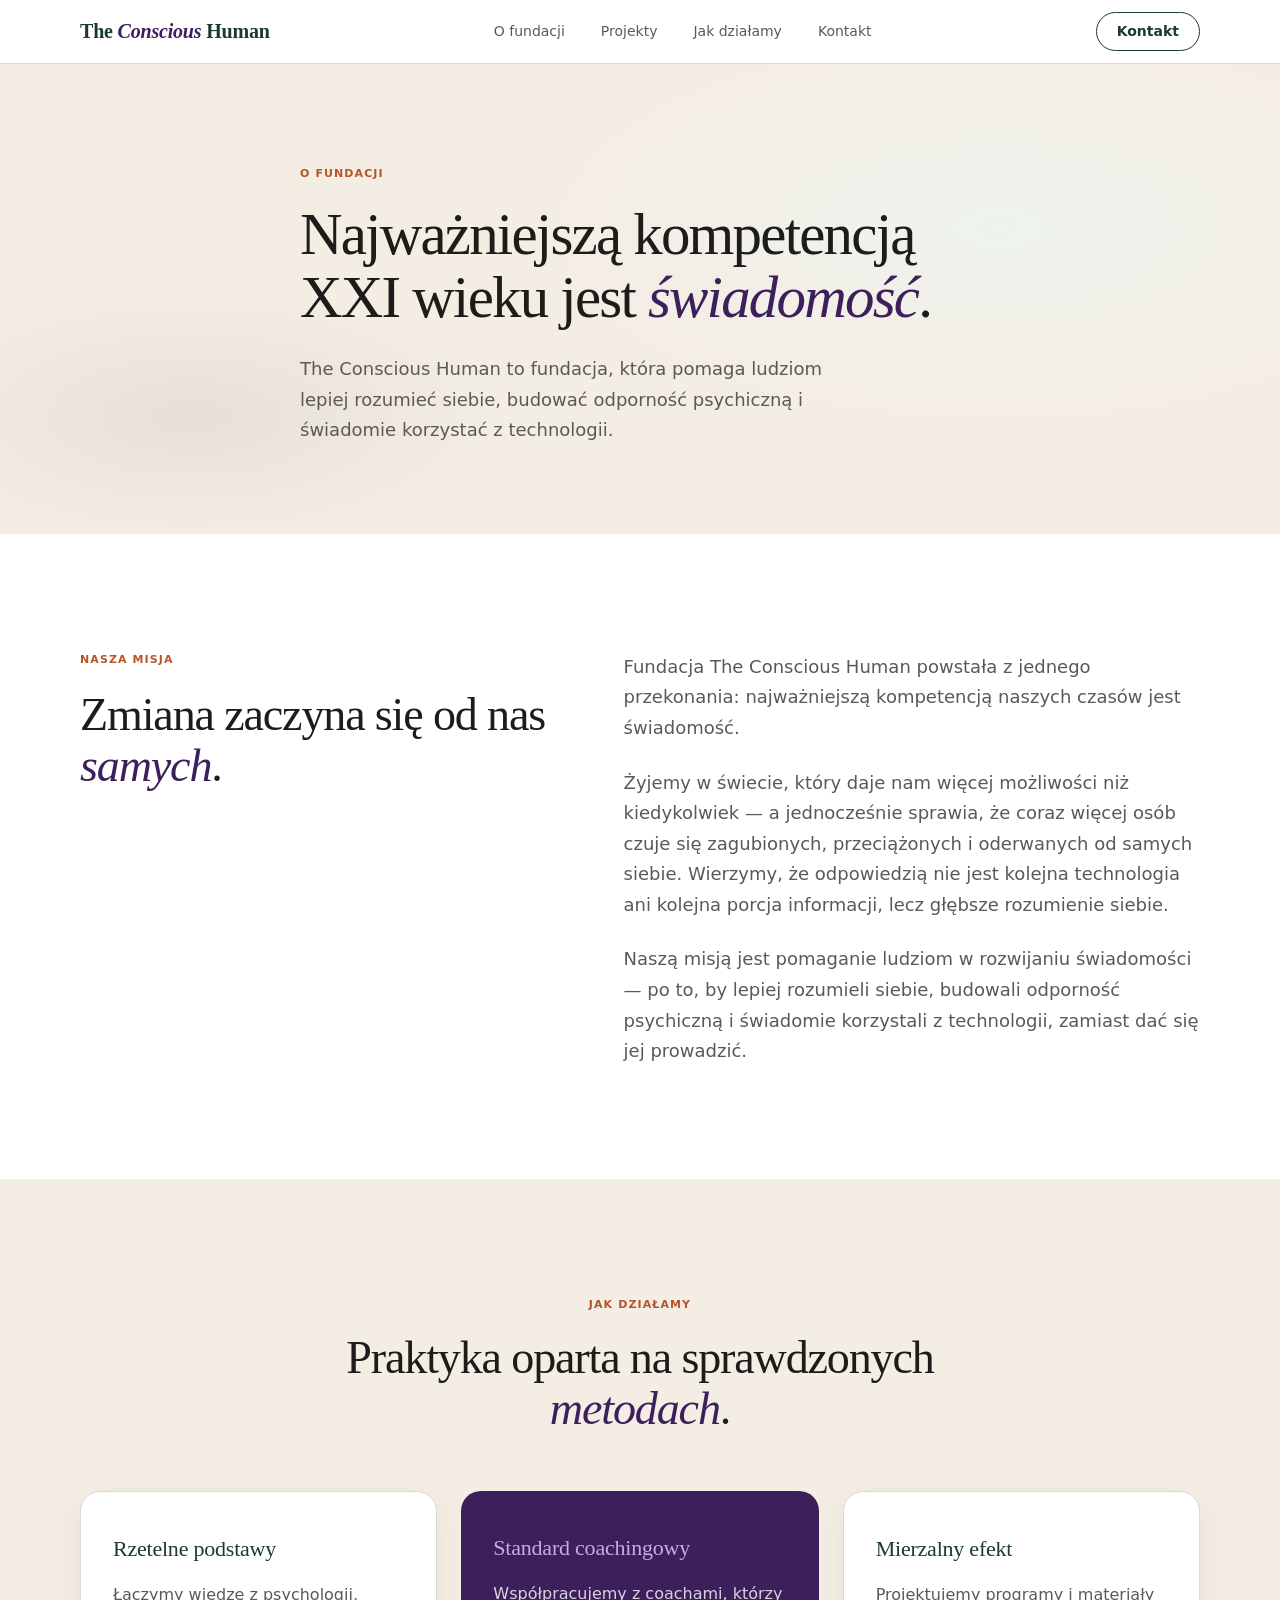
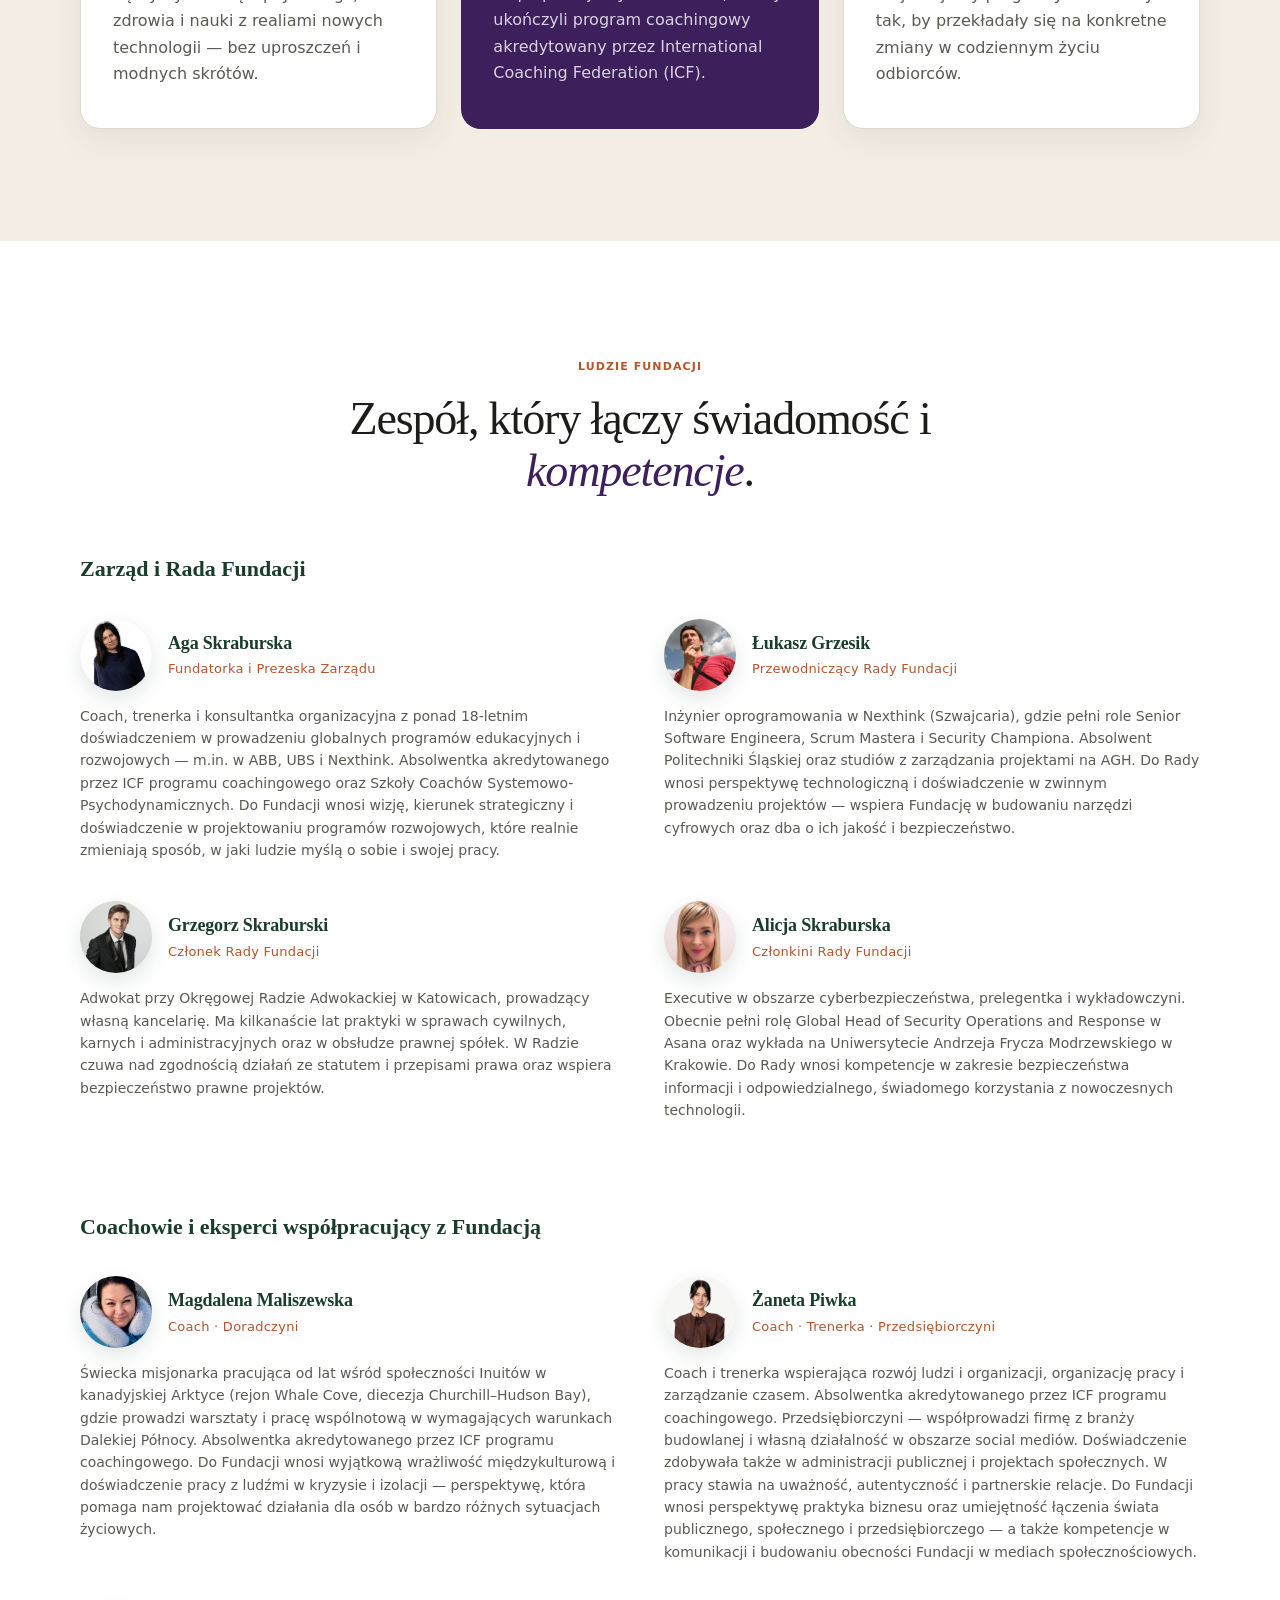
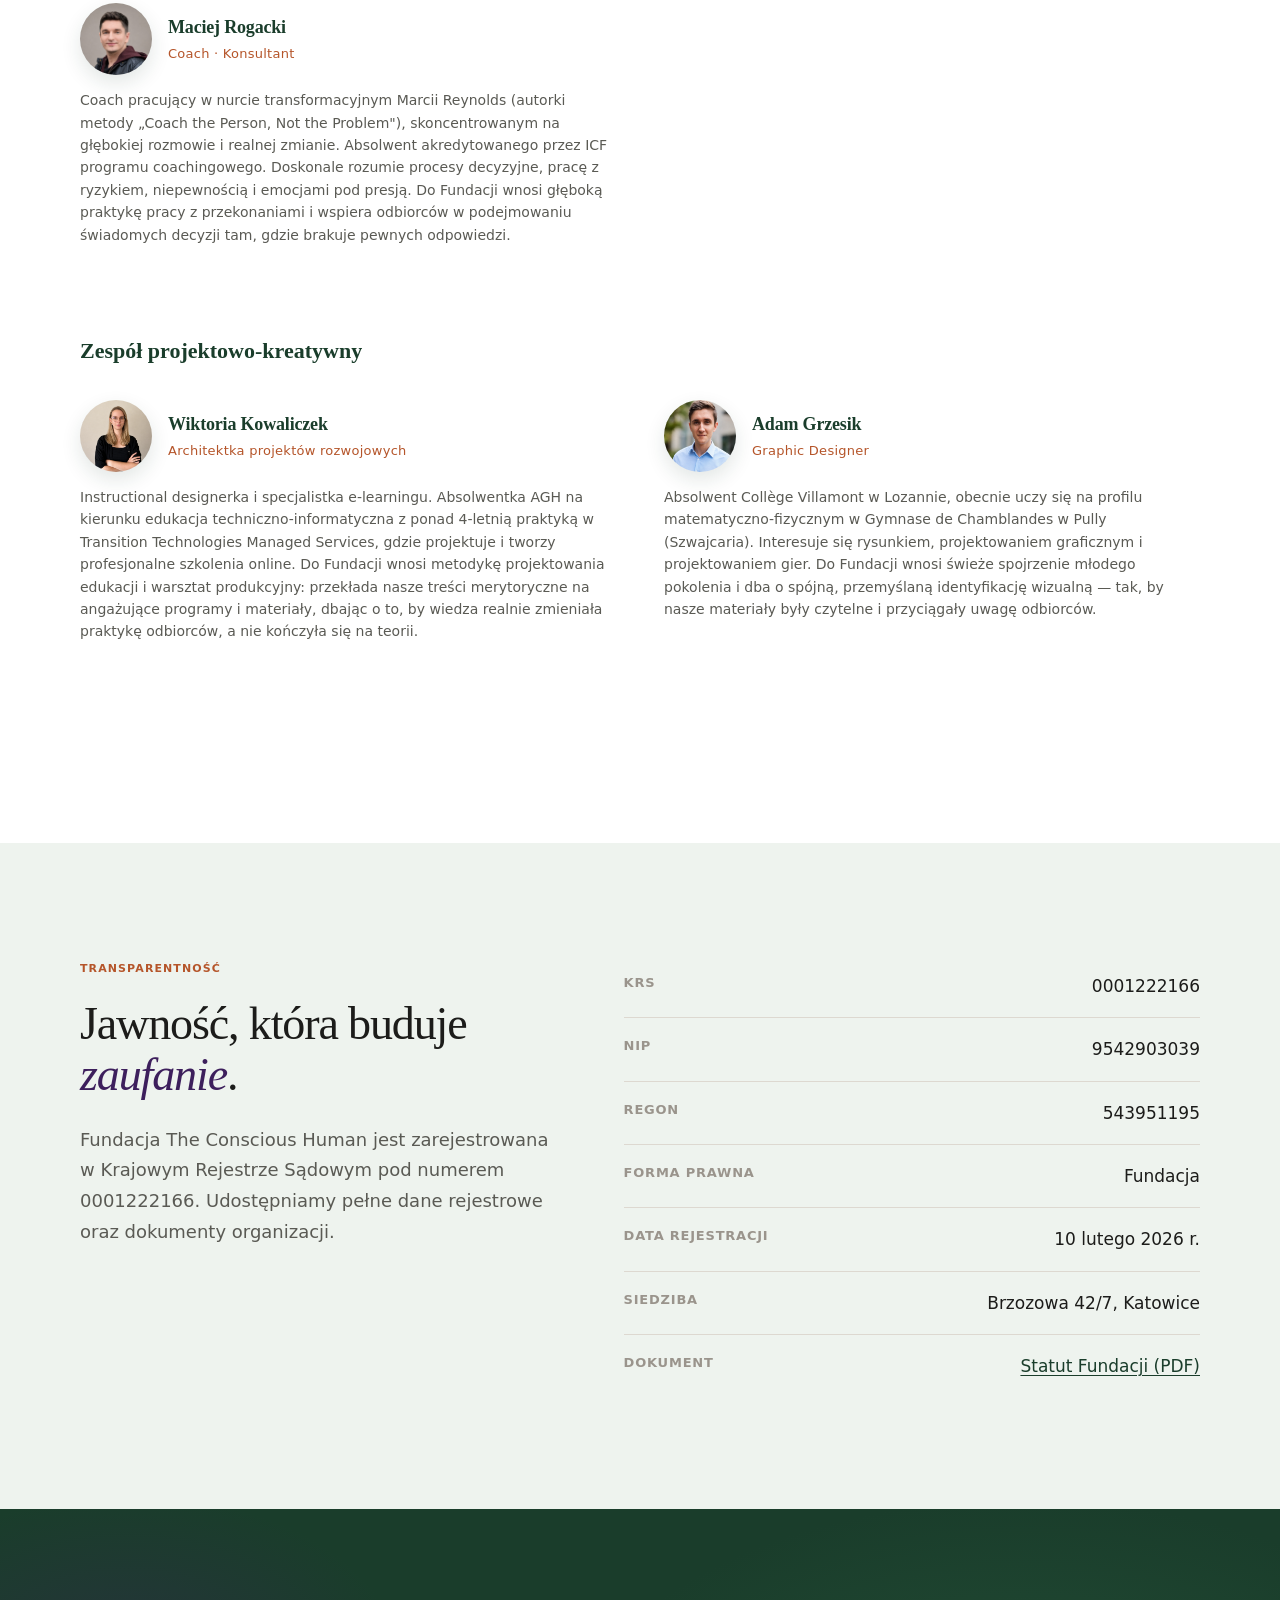
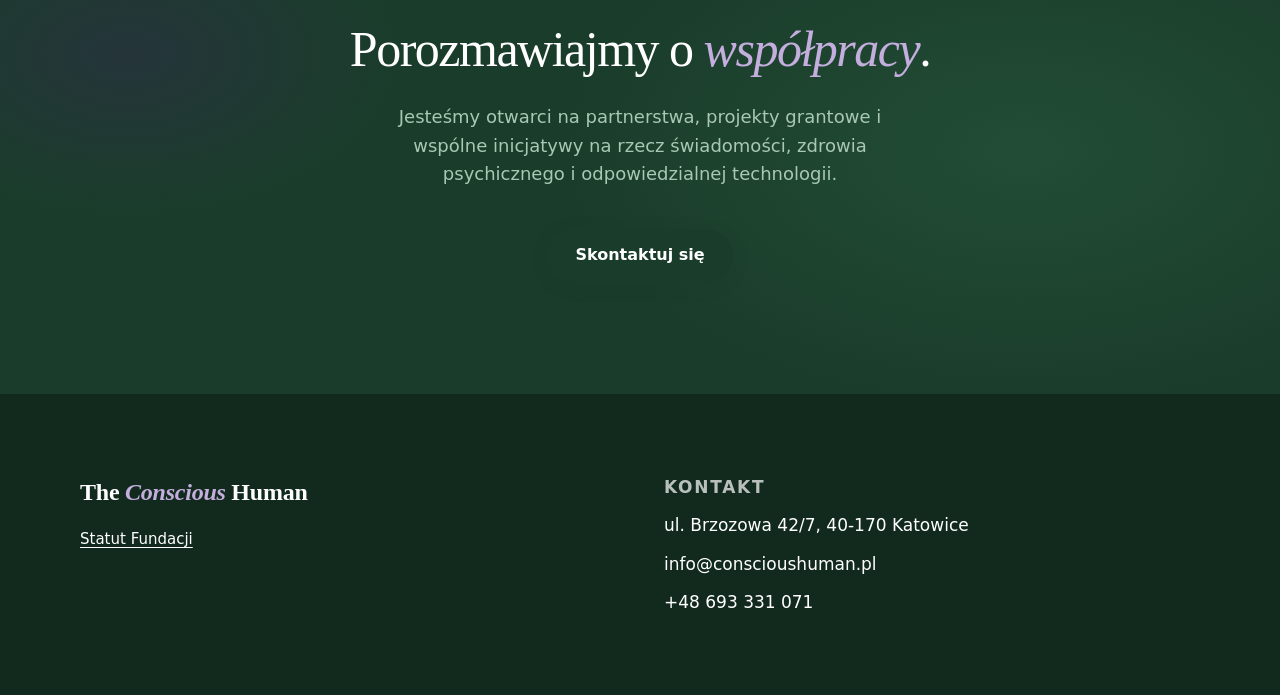
<file: o-fundacji.html>
<!DOCTYPE html>
<html lang="pl">
<head>
  <meta charset="utf-8">
  <meta name="viewport" content="width=device-width, initial-scale=1">
  <title>O fundacji — The Conscious Human</title>
  <meta name="description" content="The Conscious Human to fundacja, która pomaga ludziom lepiej rozumieć siebie, budować odporność psychiczną i świadomie korzystać z technologii.">
  <link rel="preconnect" href="https://fonts.googleapis.com">
  <link rel="preconnect" href="https://fonts.gstatic.com" crossorigin>
  <link href="https://fonts.googleapis.com/css2?family=DM+Sans:wght@400;500;700&family=Fraunces:ital,wght@0,300;0,400;0,600;1,300;1,400;1,600&display=swap" rel="stylesheet">
  <link rel="stylesheet" href="css/style.css">
  <style>
    /* ── People grid ── */
    .people-grid {
      display: grid;
      grid-template-columns: repeat(2, 1fr);
      gap: 40px 48px;
    }
    .people-section-title {
      font-family: var(--font-display);
      font-weight: 600;
      font-size: 22px;
      color: var(--primary);
      margin: 0 0 32px;
    }
    .people-section-title + .people-grid { margin-bottom: 88px; }

    .person-card {
      display: flex;
      flex-direction: column;
      gap: 14px;
      min-width: 0;
    }
    .person-header {
      display: flex;
      align-items: center;
      gap: 16px;
    }
    .person-photo {
      width: 72px;
      height: 72px;
      object-fit: cover;
      border-radius: 50%;
      box-shadow: 0 8px 20px rgba(26,61,43,0.12);
      background: #eee8dd;
      flex: 0 0 auto;
    }
    .person-name {
      font-family: var(--font-display);
      font-weight: 600;
      font-size: 18px;
      letter-spacing: -0.01em;
      color: var(--primary);
      margin: 0;
    }
    .person-role {
      font-size: 13px;
      font-weight: 500;
      letter-spacing: 0.02em;
      color: var(--terra);
      margin: 2px 0 0;
    }
    .person-bio {
      font-size: 14px;
      line-height: 1.6;
      color: var(--ink-mute);
      margin: 0;
    }

    /* ── KRS table ── */
    .krs-row {
      display: flex;
      justify-content: space-between;
      gap: 24px;
      padding: 18px 0;
      border-bottom: 1px solid var(--hairline);
    }
    .krs-row:last-child { border-bottom: none; }
    .krs-label {
      font-size: 13px;
      font-weight: 700;
      letter-spacing: 0.06em;
      text-transform: uppercase;
      color: #9a948c;
    }
    .krs-value {
      font-size: 17px;
      color: var(--ink);
      text-align: right;
    }
    .krs-value a {
      color: var(--primary);
      text-decoration: underline;
      text-underline-offset: 3px;
    }

    /* ── Contact closing (dark band) ── */
    .contact-band {
      padding: 112px 40px;
      background:
        radial-gradient(ellipse 55% 80% at 80% 50%, rgba(42,92,64,0.5) 0%, transparent 65%),
        radial-gradient(ellipse 35% 55% at 10% 30%, rgba(61,31,92,0.3) 0%, transparent 60%),
        var(--primary);
      text-align: center;
    }
    .contact-band__inner { max-width: 680px; margin: 0 auto; }
    .contact-band__h2 {
      font-family: var(--font-display);
      font-weight: 400;
      font-size: clamp(32px, 4.4vw, 50px);
      line-height: 1.15;
      letter-spacing: -0.03em;
      color: #fff;
      margin: 0;
    }
    .contact-band__h2 em { color: var(--violet-mute); }
    .contact-band__sub {
      font-size: 18px;
      line-height: 1.6;
      color: var(--on-primary-mute);
      margin: 24px auto 40px;
      max-width: 520px;
    }

    /* ── About page hero ── */
    .about-hero {
      padding: 96px 0 88px;
      background:
        radial-gradient(ellipse 55% 65% at 78% 35%, rgba(238,243,238,0.95) 0%, transparent 65%),
        radial-gradient(ellipse 40% 45% at 15% 75%, rgba(61,31,92,0.07) 0%, transparent 60%),
        var(--canvas-cream);
    }
    .about-hero__inner { max-width: 760px; }

    @media (max-width: 900px) {
      .people-grid { grid-template-columns: 1fr; }
      .contact-band { padding: 80px 24px; }
    }
  </style>
</head>
<body>

  <!-- Nav -->
  <nav class="nav">
    <div class="wrap nav__inner">
      <a href="index.html" class="nav__logo">The <em>Conscious</em> Human</a>
      <div class="nav__links">
        <a href="index.html#o-fundacji" class="nav__link">O fundacji</a>
        <a href="index.html#projekty" class="nav__link">Projekty</a>
        <a href="index.html#jak-dzialamy" class="nav__link">Jak działamy</a>
        <a href="index.html#kontakt" class="nav__link">Kontakt</a>
      </div>
      <a href="index.html#kontakt" class="btn btn--nav">Kontakt</a>
    </div>
  </nav>

  <!-- Hero -->
  <header class="about-hero">
    <div class="wrap about-hero__inner">
      <span class="eyebrow">O fundacji</span>
      <h1 class="hero__h1" style="margin-top: 18px;">Najważniejszą kompetencją XXI wieku jest <em>świadomość</em>.</h1>
      <p class="body-lg" style="max-width: 560px; margin-top: 24px;">The Conscious Human to fundacja, która pomaga ludziom lepiej rozumieć siebie, budować odporność psychiczną i świadomie korzystać z technologii.</p>
    </div>
  </header>

  <!-- Nasza misja -->
  <section class="section section--white">
    <div class="wrap section__grid2 section__grid2--about">
      <div class="about__header">
        <span class="eyebrow">Nasza misja</span>
        <h2 class="h2" style="margin-top: 18px;">Zmiana zaczyna się od nas <em>samych</em>.</h2>
      </div>
      <div class="about__body">
        <p class="body-lg">Fundacja The Conscious Human powstała z jednego przekonania: najważniejszą kompetencją naszych czasów jest świadomość.</p>
        <p class="body-lg">Żyjemy w świecie, który daje nam więcej możliwości niż kiedykolwiek — a jednocześnie sprawia, że coraz więcej osób czuje się zagubionych, przeciążonych i oderwanych od samych siebie. Wierzymy, że odpowiedzią nie jest kolejna technologia ani kolejna porcja informacji, lecz głębsze rozumienie siebie.</p>
        <p class="body-lg">Naszą misją jest pomaganie ludziom w rozwijaniu świadomości — po to, by lepiej rozumieli siebie, budowali odporność psychiczną i świadomie korzystali z technologii, zamiast dać się jej prowadzić.</p>
      </div>
    </div>
  </section>

  <!-- Jak działamy -->
  <section class="section section--cream">
    <div class="wrap">
      <div class="section__intro">
        <span class="eyebrow">Jak działamy</span>
        <h2 class="h2" style="margin-top: 16px;">Praktyka oparta na sprawdzonych <em>metodach</em>.</h2>
      </div>
      <div class="cards">
        <div class="card card--plain">
          <span class="card__eyebrow">Rzetelne podstawy</span>
          <p class="card__body">Łączymy wiedzę z psychologii, zdrowia i nauki z realiami nowych technologii — bez uproszczeń i modnych skrótów.</p>
        </div>
        <div class="card card--violet">
          <span class="card__eyebrow">Standard coachingowy</span>
          <p class="card__body">Współpracujemy z coachami, którzy ukończyli program coachingowy akredytowany przez International Coaching Federation (ICF).</p>
        </div>
        <div class="card card--plain">
          <span class="card__eyebrow">Mierzalny efekt</span>
          <p class="card__body">Projektujemy programy i materiały tak, by przekładały się na konkretne zmiany w codziennym życiu odbiorców.</p>
        </div>
      </div>
    </div>
  </section>

  <!-- Ludzie Fundacji -->
  <section id="ludzie" class="section section--white">
    <div class="wrap">
      <div class="section__intro">
        <span class="eyebrow">Ludzie Fundacji</span>
        <h2 class="h2" style="margin-top: 16px;">Zespół, który łączy świadomość i <em>kompetencje</em>.</h2>
      </div>

      <h3 class="people-section-title">Zarząd i Rada Fundacji</h3>
      <div class="people-grid" style="margin-bottom: 88px;">
        <div class="person-card">
          <div class="person-header">
            <img class="person-photo" src="Aga nieb.jpg" alt="Aga Skraburska" style="object-position: center 10%;">
            <div>
              <p class="person-name">Aga Skraburska</p>
              <p class="person-role">Fundatorka i Prezeska Zarządu</p>
            </div>
          </div>
          <p class="person-bio">Coach, trenerka i konsultantka organizacyjna z ponad 18-letnim doświadczeniem w prowadzeniu globalnych programów edukacyjnych i rozwojowych — m.in. w ABB, UBS i Nexthink. Absolwentka akredytowanego przez ICF programu coachingowego oraz Szkoły Coachów Systemowo-Psychodynamicznych. Do Fundacji wnosi wizję, kierunek strategiczny i doświadczenie w projektowaniu programów rozwojowych, które realnie zmieniają sposób, w jaki ludzie myślą o sobie i swojej pracy.</p>
        </div>
        <div class="person-card">
          <div class="person-header">
            <img class="person-photo" src="Lukasz Grzesik.jpeg" alt="Łukasz Grzesik">
            <div>
              <p class="person-name">Łukasz Grzesik</p>
              <p class="person-role">Przewodniczący Rady Fundacji</p>
            </div>
          </div>
          <p class="person-bio">Inżynier oprogramowania w Nexthink (Szwajcaria), gdzie pełni role Senior Software Engineera, Scrum Mastera i Security Championa. Absolwent Politechniki Śląskiej oraz studiów z zarządzania projektami na AGH. Do Rady wnosi perspektywę technologiczną i doświadczenie w zwinnym prowadzeniu projektów — wspiera Fundację w budowaniu narzędzi cyfrowych oraz dba o ich jakość i bezpieczeństwo.</p>
        </div>
        <div class="person-card">
          <div class="person-header">
            <img class="person-photo" src="Grzegorz Skraburski.jpg" alt="Grzegorz Skraburski" style="object-position: center 10%;">
            <div>
              <p class="person-name">Grzegorz Skraburski</p>
              <p class="person-role">Członek Rady Fundacji</p>
            </div>
          </div>
          <p class="person-bio">Adwokat przy Okręgowej Radzie Adwokackiej w Katowicach, prowadzący własną kancelarię. Ma kilkanaście lat praktyki w sprawach cywilnych, karnych i administracyjnych oraz w obsłudze prawnej spółek. W Radzie czuwa nad zgodnością działań ze statutem i przepisami prawa oraz wspiera bezpieczeństwo prawne projektów.</p>
        </div>
        <div class="person-card">
          <div class="person-header">
            <img class="person-photo" src="Alicja Skraburska.jpeg" alt="Alicja Skraburska">
            <div>
              <p class="person-name">Alicja Skraburska</p>
              <p class="person-role">Członkini Rady Fundacji</p>
            </div>
          </div>
          <p class="person-bio">Executive w obszarze cyberbezpieczeństwa, prelegentka i wykładowczyni. Obecnie pełni rolę Global Head of Security Operations and Response w Asana oraz wykłada na Uniwersytecie Andrzeja Frycza Modrzewskiego w Krakowie. Do Rady wnosi kompetencje w zakresie bezpieczeństwa informacji i odpowiedzialnego, świadomego korzystania z nowoczesnych technologii.</p>
        </div>
      </div>

      <h3 class="people-section-title">Coachowie i eksperci współpracujący z Fundacją</h3>
      <div class="people-grid" style="margin-bottom: 88px;">
        <div class="person-card">
          <div class="person-header">
            <img class="person-photo" src="Magda Maliszewska.png" alt="Magdalena Maliszewska">
            <div>
              <p class="person-name">Magdalena Maliszewska</p>
              <p class="person-role">Coach · Doradczyni</p>
            </div>
          </div>
          <p class="person-bio">Świecka misjonarka pracująca od lat wśród społeczności Inuitów w kanadyjskiej Arktyce (rejon Whale Cove, diecezja Churchill–Hudson Bay), gdzie prowadzi warsztaty i pracę wspólnotową w wymagających warunkach Dalekiej Północy. Absolwentka akredytowanego przez ICF programu coachingowego. Do Fundacji wnosi wyjątkową wrażliwość międzykulturową i doświadczenie pracy z ludźmi w kryzysie i izolacji — perspektywę, która pomaga nam projektować działania dla osób w bardzo różnych sytuacjach życiowych.</p>
        </div>
        <div class="person-card">
          <div class="person-header">
            <img class="person-photo" src="Zaneta Piwka.jpeg" alt="Żaneta Piwka">
            <div>
              <p class="person-name">Żaneta Piwka</p>
              <p class="person-role">Coach · Trenerka · Przedsiębiorczyni</p>
            </div>
          </div>
          <p class="person-bio">Coach i trenerka wspierająca rozwój ludzi i organizacji, organizację pracy i zarządzanie czasem. Absolwentka akredytowanego przez ICF programu coachingowego. Przedsiębiorczyni — współprowadzi firmę z branży budowlanej i własną działalność w obszarze social mediów. Doświadczenie zdobywała także w administracji publicznej i projektach społecznych. W pracy stawia na uważność, autentyczność i partnerskie relacje. Do Fundacji wnosi perspektywę praktyka biznesu oraz umiejętność łączenia świata publicznego, społecznego i przedsiębiorczego — a także kompetencje w komunikacji i budowaniu obecności Fundacji w mediach społecznościowych.</p>
        </div>
        <div class="person-card">
          <div class="person-header">
            <img class="person-photo" src="Maciej Rogacki.jpeg" alt="Maciej Rogacki">
            <div>
              <p class="person-name">Maciej Rogacki</p>
              <p class="person-role">Coach · Konsultant</p>
            </div>
          </div>
          <p class="person-bio">Coach pracujący w nurcie transformacyjnym Marcii Reynolds (autorki metody „Coach the Person, Not the Problem"), skoncentrowanym na głębokiej rozmowie i realnej zmianie. Absolwent akredytowanego przez ICF programu coachingowego. Doskonale rozumie procesy decyzyjne, pracę z ryzykiem, niepewnością i emocjami pod presją. Do Fundacji wnosi głęboką praktykę pracy z przekonaniami i wspiera odbiorców w podejmowaniu świadomych decyzji tam, gdzie brakuje pewnych odpowiedzi.</p>
        </div>
      </div>

      <h3 class="people-section-title">Zespół projektowo-kreatywny</h3>
      <div class="people-grid">
        <div class="person-card">
          <div class="person-header">
            <img class="person-photo" src="Wiktoria Kowaliczek.jpeg" alt="Wiktoria Kowaliczek">
            <div>
              <p class="person-name">Wiktoria Kowaliczek</p>
              <p class="person-role">Architektka projektów rozwojowych</p>
            </div>
          </div>
          <p class="person-bio">Instructional designerka i specjalistka e-learningu. Absolwentka AGH na kierunku edukacja techniczno-informatyczna z ponad 4-letnią praktyką w Transition Technologies Managed Services, gdzie projektuje i tworzy profesjonalne szkolenia online. Do Fundacji wnosi metodykę projektowania edukacji i warsztat produkcyjny: przekłada nasze treści merytoryczne na angażujące programy i materiały, dbając o to, by wiedza realnie zmieniała praktykę odbiorców, a nie kończyła się na teorii.</p>
        </div>
        <div class="person-card">
          <div class="person-header">
            <img class="person-photo" src="Adam Grzesik.png" alt="Adam Grzesik">
            <div>
              <p class="person-name">Adam Grzesik</p>
              <p class="person-role">Graphic Designer</p>
            </div>
          </div>
          <p class="person-bio">Absolwent Collège Villamont w Lozannie, obecnie uczy się na profilu matematyczno-fizycznym w Gymnase de Chamblandes w Pully (Szwajcaria). Interesuje się rysunkiem, projektowaniem graficznym i projektowaniem gier. Do Fundacji wnosi świeże spojrzenie młodego pokolenia i dba o spójną, przemyślaną identyfikację wizualną — tak, by nasze materiały były czytelne i przyciągały uwagę odbiorców.</p>
        </div>
      </div>
    </div>
  </section>

  <!-- Transparentność -->
  <section id="transparentnosc" class="section section--sage">
    <div class="wrap section__grid2 section__grid2--about">
      <div class="about__header">
        <span class="eyebrow">Transparentność</span>
        <h2 class="h2" style="margin-top: 18px;">Jawność, która buduje <em>zaufanie</em>.</h2>
        <p class="body-lg" style="margin-top: 24px;">Fundacja The Conscious Human jest zarejestrowana w Krajowym Rejestrze Sądowym pod numerem 0001222166. Udostępniamy pełne dane rejestrowe oraz dokumenty organizacji.</p>
      </div>
      <div>
        <div class="krs-row"><span class="krs-label">KRS</span><span class="krs-value">0001222166</span></div>
        <div class="krs-row"><span class="krs-label">NIP</span><span class="krs-value">9542903039</span></div>
        <div class="krs-row"><span class="krs-label">REGON</span><span class="krs-value">543951195</span></div>
        <div class="krs-row"><span class="krs-label">Forma prawna</span><span class="krs-value">Fundacja</span></div>
        <div class="krs-row"><span class="krs-label">Data rejestracji</span><span class="krs-value">10 lutego 2026 r.</span></div>
        <div class="krs-row"><span class="krs-label">Siedziba</span><span class="krs-value">Brzozowa 42/7, Katowice</span></div>
        <div class="krs-row"><span class="krs-label">Dokument</span><span class="krs-value"><a href="statut-fundacji.pdf" target="_blank">Statut Fundacji (PDF)</a></span></div>
      </div>
    </div>
  </section>

  <!-- Kontakt -->
  <div class="contact-band">
    <div class="contact-band__inner">
      <h2 class="contact-band__h2">Porozmawiajmy o <em>współpracy</em>.</h2>
      <p class="contact-band__sub">Jesteśmy otwarci na partnerstwa, projekty grantowe i wspólne inicjatywy na rzecz świadomości, zdrowia psychicznego i odpowiedzialnej technologii.</p>
      <a href="index.html#kontakt" class="btn btn--primary">Skontaktuj się</a>
    </div>
  </div>

  <!-- Footer -->
  <footer id="kontakt" class="footer">
    <div class="wrap footer__inner">
      <div class="footer__brand">
        <span class="footer__logo">The <em>Conscious</em> Human</span>
        <p class="footer__note"><a href="statut-fundacji.pdf" target="_blank">Statut Fundacji</a></p>
      </div>
      <div class="footer__contact">
        <span class="footer__label">Kontakt</span>
        <span>ul. Brzozowa 42/7, 40-170 Katowice</span>
        <a href="mailto:info@conscioushuman.pl">info@conscioushuman.pl</a>
        <a href="tel:+48693331071">+48 693 331 071</a>
      </div>
    </div>
  </footer>

</body>
</html>
</file>
<file: css/style.css>
/* ── Reset & base ── */
*, *::before, *::after { box-sizing: border-box; margin: 0; padding: 0; }

:root {
  --primary:        #1a3d2b;
  --primary-deep:   #122a1e;
  --primary-mid:    #2a5c40;
  --on-primary:     #ffffff;
  --on-primary-mute:#a8c8b4;

  --violet:         #3d1f5c;
  --violet-mid:     #5a3480;
  --violet-light:   #f2edf9;
  --violet-mute:    #c4aedd;

  --terra:          #b5552a;

  --canvas:         #ffffff;
  --canvas-cream:   #f4ede4;
  --canvas-sage:    #eef3ee;

  --ink:            #1c1c1a;
  --ink-mute:       #5a5a54;
  --hairline:       #ddd8d0;

  --font-display:   'Lora', Georgia, serif;
  --font-body:      'Hanken Grotesk', system-ui, sans-serif;

  --nav-height:     64px;
  --container-max:  1200px;
  --container-pad:  40px;

  --elev-1: 0 8px 32px rgba(0,0,0,0.08);
  --elev-2: 0 16px 48px rgba(61,31,92,0.18);
  --elev-3: 0 32px 80px rgba(26,61,43,0.18);
}

html { scroll-behavior: smooth; }


body {
  font-family: var(--font-body);
  color: var(--ink);
  background: var(--canvas);
  line-height: 1.55;
  -webkit-font-smoothing: antialiased;
}

img { display: block; max-width: 100%; }

a { color: inherit; }

em {
  font-style: italic;
  color: var(--violet);
}

/* ── Layout ── */
.wrap {
  max-width: var(--container-max);
  margin: 0 auto;
  padding: 0 var(--container-pad);
}

/* ── Nav ── */
.nav {
  position: sticky;
  top: 0;
  z-index: 50;
  height: var(--nav-height);
  background: rgba(255,255,255,0.93);
  backdrop-filter: blur(14px);
  -webkit-backdrop-filter: blur(14px);
  border-bottom: 0.5px solid var(--hairline);
}

.nav__inner {
  height: 100%;
  display: flex;
  align-items: center;
  justify-content: space-between;
  gap: 32px;
}

.nav__logo {
  font-family: var(--font-display);
  font-weight: 600;
  font-size: 20px;
  letter-spacing: -0.01em;
  color: var(--primary);
  text-decoration: none;
  white-space: nowrap;
}

.nav__links {
  display: flex;
  gap: 36px;
}

.nav__link {
  font-size: 14px;
  font-weight: 500;
  color: var(--ink-mute);
  text-decoration: none;
  transition: color 0.18s ease;
}
.nav__link:hover { color: var(--primary); }

.nav__actions {
  display: flex;
  align-items: center;
  flex-shrink: 0;
  gap: 16px;
}

/* ── Buttons ── */
.btn {
  display: inline-flex;
  align-items: center;
  justify-content: center;
  font-family: var(--font-body);
  font-weight: 700;
  border-radius: 100px;
  cursor: pointer;
  text-decoration: none;
  transition: background 0.18s ease, color 0.18s ease, box-shadow 0.18s ease;
  white-space: nowrap;
}

.btn--primary {
  background: var(--primary);
  color: #fff;
  font-size: 16px;
  padding: 14px 28px;
  box-shadow: 0 4px 16px rgba(26,61,43,0.22);
}
.btn--primary:hover {
  background: var(--primary-mid);
  box-shadow: 0 6px 24px rgba(26,61,43,0.3);
}

.btn--ghost {
  background: transparent;
  color: var(--ink);
  font-size: 16px;
  padding: 13px 27px;
  border: 1.5px solid var(--hairline);
}
.btn--ghost:hover {
  border-color: var(--primary);
  color: var(--primary);
}

.btn--nav {
  background: transparent;
  color: var(--primary);
  font-size: 14px;
  font-weight: 700;
  padding: 8px 20px;
  border: 1.5px solid var(--primary);
}
.btn--nav:hover {
  background: var(--primary);
  color: #fff;
}

/* ── Eyebrow ── */
.eyebrow {
  display: inline-block;
  font-family: var(--font-body);
  font-weight: 700;
  font-size: 11px;
  letter-spacing: 0.1em;
  text-transform: uppercase;
  color: var(--terra);
}

/* ── Headings ── */
.h2 {
  font-family: var(--font-display);
  font-weight: 400;
  font-size: clamp(32px, 3.6vw, 50px);
  line-height: 1.12;
  letter-spacing: -0.025em;
  color: var(--ink);
}

/* ── Body text ── */
.body-lg {
  font-size: 18px;
  line-height: 1.7;
  color: var(--ink-mute);
}

/* ── Lead ── */
.lead {
  font-family: var(--font-display);
  font-weight: 400;
  font-size: clamp(20px, 2vw, 26px);
  line-height: 1.35;
  letter-spacing: -0.02em;
  color: var(--ink-mute);
  margin-bottom: 22px;
}

/* ── Section base ── */
.section { padding: 112px 0; }
.section--white { background: var(--canvas); }
.section--cream { background: var(--canvas-cream); }
.section--sage  { background: var(--canvas-sage); }

.section__intro {
  text-align: center;
  max-width: 680px;
  margin: 0 auto 56px;
}
.section__intro--left {
  text-align: left;
  max-width: 680px;
  margin: 0 0 48px;
}

/* ── 2-col grid ── */
.section__grid2 {
  display: grid;
  gap: 64px;
  align-items: center;
}
.section__grid2--about   { grid-template-columns: 0.9fr 1.1fr; align-items: start; gap: 72px; }
.section__grid2--founder { grid-template-columns: 0.78fr 1.22fr; }

/* ── Hero ── */
.hero {
  padding: 100px 0 96px;
  background:
    radial-gradient(ellipse 55% 65% at 78% 35%, rgba(238,243,238,0.95) 0%, transparent 65%),
    radial-gradient(ellipse 40% 45% at 15% 75%, rgba(61,31,92,0.07) 0%, transparent 60%),
    radial-gradient(ellipse 50% 40% at 55% 5%,  rgba(181,85,42,0.07) 0%, transparent 55%),
    var(--canvas-cream);
}

.hero__inner {
  display: grid;
  grid-template-columns: 1.05fr 0.95fr;
  gap: 64px;
  align-items: center;
}

.hero__h1 {
  font-family: var(--font-display);
  font-weight: 400;
  font-size: clamp(38px, 4.6vw, 62px);
  line-height: 1.08;
  letter-spacing: -0.03em;
  color: var(--ink);
}

.hero__desc {
  max-width: 480px;
  margin-top: 28px;
}

.hero__cta {
  display: flex;
  gap: 16px;
  margin-top: 40px;
  flex-wrap: wrap;
}

.hero__art {
  position: relative;
  aspect-ratio: 1 / 1;
  width: 100%;
}

.hero__art-main {
  position: absolute;
  top: 0; right: 0;
  width: 82%;
  height: 78%;
  border-radius: 28px;
  background: var(--canvas-sage);
  box-shadow: var(--elev-3);
  overflow: hidden;
  display: flex;
  align-items: center;
  justify-content: center;
}

.hero__plant {
  width: 80%;
  height: 80%;
  opacity: 0.85;
}

.hero__art-portrait {
  position: absolute;
  bottom: 0; left: 0;
  width: 52%;
  height: 46%;
  border-radius: 20px;
  border: 4px solid #fff;
  box-shadow: var(--elev-2);
  overflow: hidden;
}

.hero__art-portrait img {
  width: 100%;
  height: 100%;
  object-fit: cover;
}

/* ── About ── */
.about__quote {
  font-family: var(--font-display);
  font-style: italic;
  font-size: clamp(22px, 2.2vw, 28px);
  line-height: 1.3;
  letter-spacing: -0.02em;
  color: var(--primary);
  margin-top: 8px;
}

.about__body {
  display: flex;
  flex-direction: column;
  gap: 24px;
  padding-top: 6px;
}

.about__link {
  display: inline-flex;
  align-items: center;
  justify-content: center;
  margin-top: 8px;
  font-family: var(--font-body);
  font-size: 15px;
  font-weight: 700;
  color: var(--primary);
  text-decoration: none;
  border: 1.5px solid var(--primary);
  border-radius: 100px;
  padding: 11px 24px;
  width: max-content;
  transition: background 0.18s ease, color 0.18s ease;
}
.about__link:hover {
  background: var(--primary);
  color: #fff;
}

/* ── Cards ── */
.cards {
  display: grid;
  grid-template-columns: repeat(3, 1fr);
  gap: 24px;
}

.card {
  border-radius: 20px;
  padding: 40px 32px;
  text-decoration: none;
  transition: transform 0.18s ease, box-shadow 0.18s ease;
}

.card:hover { transform: translateY(-4px); }

.card--plain {
  background: var(--canvas);
  border: 1px solid var(--hairline);
  box-shadow: 0 12px 32px rgba(26,61,43,0.07);
}
.card--plain:hover {
  box-shadow: 0 16px 40px rgba(26,61,43,0.12);
}

.card--violet {
  background: var(--violet);
  color: #fff;
}

.card__eyebrow {
  display: block;
  font-family: var(--font-display);
  font-weight: 400;
  font-size: 22px;
  letter-spacing: -0.01em;
  margin-bottom: 16px;
}

.card--violet .card__eyebrow { color: var(--violet-mute); }
.card--plain  .card__eyebrow { color: var(--primary); }

.card__body {
  font-size: 16px;
  line-height: 1.65;
  color: var(--ink-mute);
}

.card--violet .card__body { color: rgba(255,255,255,0.8); }

.card__badge {
  display: inline-block;
  font-size: 11px;
  font-weight: 700;
  letter-spacing: 0.06em;
  text-transform: uppercase;
  color: var(--terra);
  background: rgba(181,85,42,0.1);
  border-radius: 100px;
  padding: 5px 12px;
  margin-bottom: 16px;
}

.card__cta {
  display: inline-flex;
  align-items: center;
  gap: 6px;
  margin-top: 20px;
  font-size: 14px;
  font-weight: 700;
}
.card--plain  .card__cta { color: var(--primary); }
.card--violet .card__cta { color: var(--violet-mute); }

/* ── How we work ── */
.how__grid {
  display: grid;
  grid-template-columns: 1fr 1fr;
  gap: 0 64px;
  border-top: 1px solid var(--hairline);
}

.how__item {
  display: flex;
  align-items: baseline;
  gap: 24px;
  padding: 28px 0;
  border-bottom: 1px solid var(--hairline);
}

.how__num {
  font-family: var(--font-display);
  font-size: 22px;
  color: var(--terra);
  flex-shrink: 0;
}

.how__label {
  font-size: 22px;
  line-height: 1.4;
  color: var(--ink);
}

/* ── Founder ── */
.founder__photo-wrap {
  position: relative;
}

.founder__photo {
  width: 100%;
  aspect-ratio: 4 / 5;
  object-fit: cover;
  border-radius: 20px;
  box-shadow: 0 24px 64px rgba(26,61,43,0.15);
}

.founder__name {
  font-family: var(--font-display);
  font-weight: 600;
  font-size: 28px;
  letter-spacing: -0.02em;
  color: var(--primary);
  margin: 16px 0 24px;
}

.founder__quote {
  font-family: var(--font-display);
  font-style: italic;
  font-weight: 400;
  font-size: clamp(26px, 2.8vw, 38px);
  line-height: 1.32;
  letter-spacing: -0.025em;
  color: var(--violet);
}

.founder__text {
  display: flex;
  flex-direction: column;
}

/* ── Closing ── */
.closing {
  padding: 128px 40px;
  background:
    radial-gradient(ellipse 55% 80% at 80% 50%, rgba(42,92,64,0.5) 0%, transparent 65%),
    radial-gradient(ellipse 35% 55% at 10% 30%, rgba(61,31,92,0.3) 0%, transparent 60%),
    radial-gradient(ellipse 40% 50% at 50% 90%, rgba(181,85,42,0.12) 0%, transparent 60%),
    var(--primary);
  text-align: center;
}

.closing__inner {
  max-width: 820px;
  margin: 0 auto;
}

.closing__h2 {
  font-family: var(--font-display);
  font-weight: 400;
  font-size: clamp(36px, 5vw, 60px);
  line-height: 1.1;
  letter-spacing: -0.03em;
  color: #fff;
}

.closing__h2 em {
  color: var(--violet-mute);
}

.closing__list {
  display: flex;
  flex-wrap: wrap;
  justify-content: center;
  gap: 14px 40px;
  margin-top: 40px;
}

.closing__list span {
  font-family: var(--font-display);
  font-size: clamp(20px, 2vw, 26px);
  color: var(--on-primary-mute);
}

.closing__sub {
  font-size: 18px;
  line-height: 1.6;
  color: #fff;
  margin: 44px auto 0;
  max-width: 520px;
}

/* ── Footer ── */
.footer {
  padding: 80px 0;
  background: var(--primary-deep);
  color: #fff;
}

.footer__inner {
  display: grid;
  grid-template-columns: 1fr 1fr;
  gap: 48px;
  align-items: start;
}

.footer__logo {
  font-family: var(--font-display);
  font-weight: 600;
  font-size: 24px;
  letter-spacing: -0.01em;
}

.footer__logo em { color: var(--violet-mute); }

.footer__note {
  font-size: 15px;
  line-height: 1.6;
  color: var(--on-primary-mute);
  margin-top: 16px;
  max-width: 320px;
}

.footer__note a {
  color: #fff;
  text-decoration: underline;
  text-underline-offset: 3px;
}

.footer__contact {
  display: flex;
  flex-direction: column;
  gap: 12px;
}

.footer__label {
  font-size: 11px;
  font-weight: 700;
  letter-spacing: 0.1em;
  text-transform: uppercase;
  color: var(--on-primary-mute);
  opacity: 0.7;
}

.footer__contact span,
.footer__contact a {
  font-size: 17px;
  color: #fff;
  text-decoration: none;
}

.footer__contact a:hover {
  text-decoration: underline;
  text-underline-offset: 3px;
}

/* ── Language switcher ── */
.lang-switch {
  display: flex;
  align-items: center;
  gap: 6px;
}
.lang-switch__item {
  font-family: var(--font-body);
  font-size: 13px;
  font-weight: 700;
  letter-spacing: 0.04em;
  text-transform: uppercase;
  color: var(--ink-mute);
  text-decoration: none;
  transition: color 0.18s ease;
}
.lang-switch__item:hover { color: var(--primary); }
.lang-switch__item--active { color: var(--primary); cursor: default; }
.lang-switch__sep { font-size: 13px; color: var(--hairline); }

/* ── Responsive ── */
@media (max-width: 900px) {
  :root { --container-pad: 24px; }

  .hero__inner,
  .section__grid2--about,
  .section__grid2--founder { grid-template-columns: 1fr; gap: 48px; }

  .hero__art { display: none; }

  .nav__links { display: none; }

  .cards { grid-template-columns: 1fr; }

  .how__grid { grid-template-columns: 1fr; gap: 0; }

  .footer__inner { grid-template-columns: 1fr; gap: 40px; }

  .section { padding: 72px 0; }
}

@media (max-width: 480px) {
  .nav__inner { gap: 8px; }
  .nav__logo { font-size: 17px; line-height: 1.15; white-space: normal; }
  .nav__actions { gap: 8px; }
  .lang-switch { gap: 4px; }
  .btn--nav { font-size: 13px; padding: 8px 10px; }

  .hero { padding: 64px 0 72px; }
  .hero__cta { flex-direction: column; }
  .btn--primary, .btn--ghost { width: 100%; justify-content: center; }
  .closing { padding: 80px 24px; }
}
</file>
